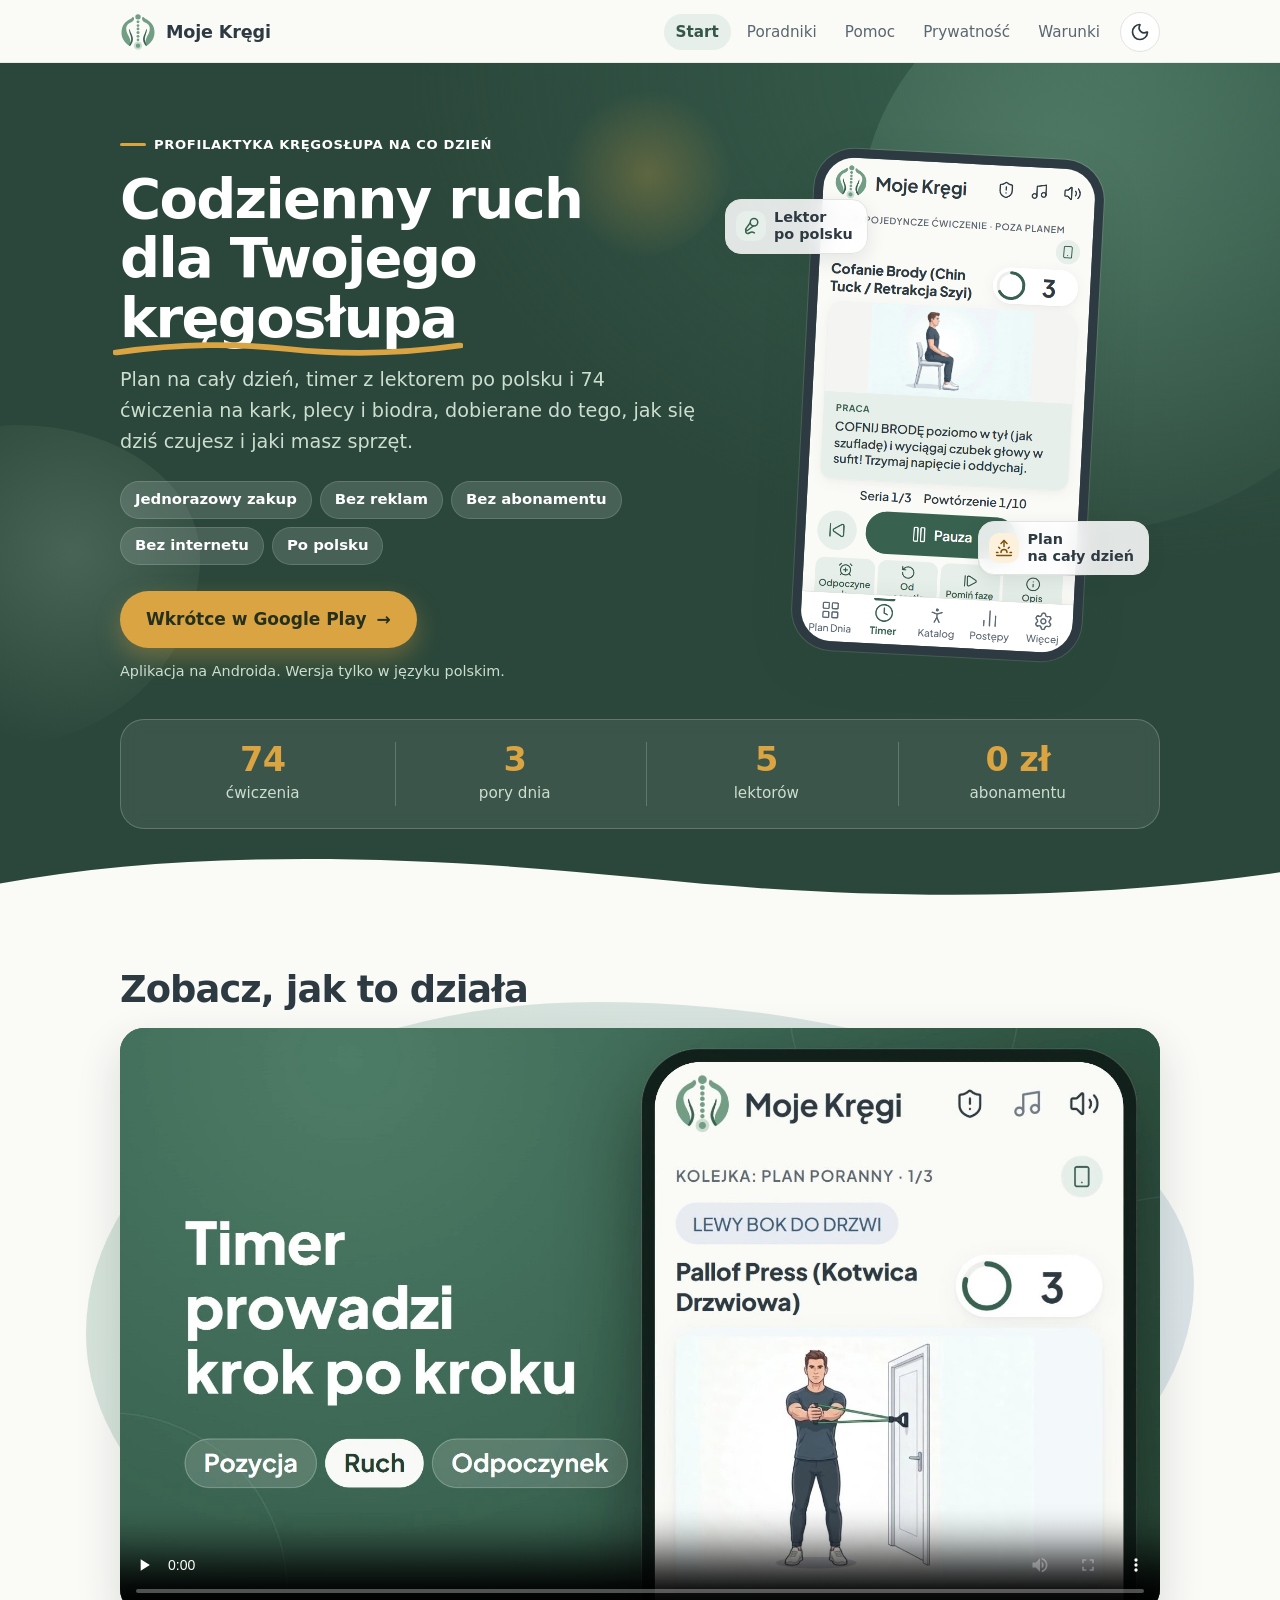
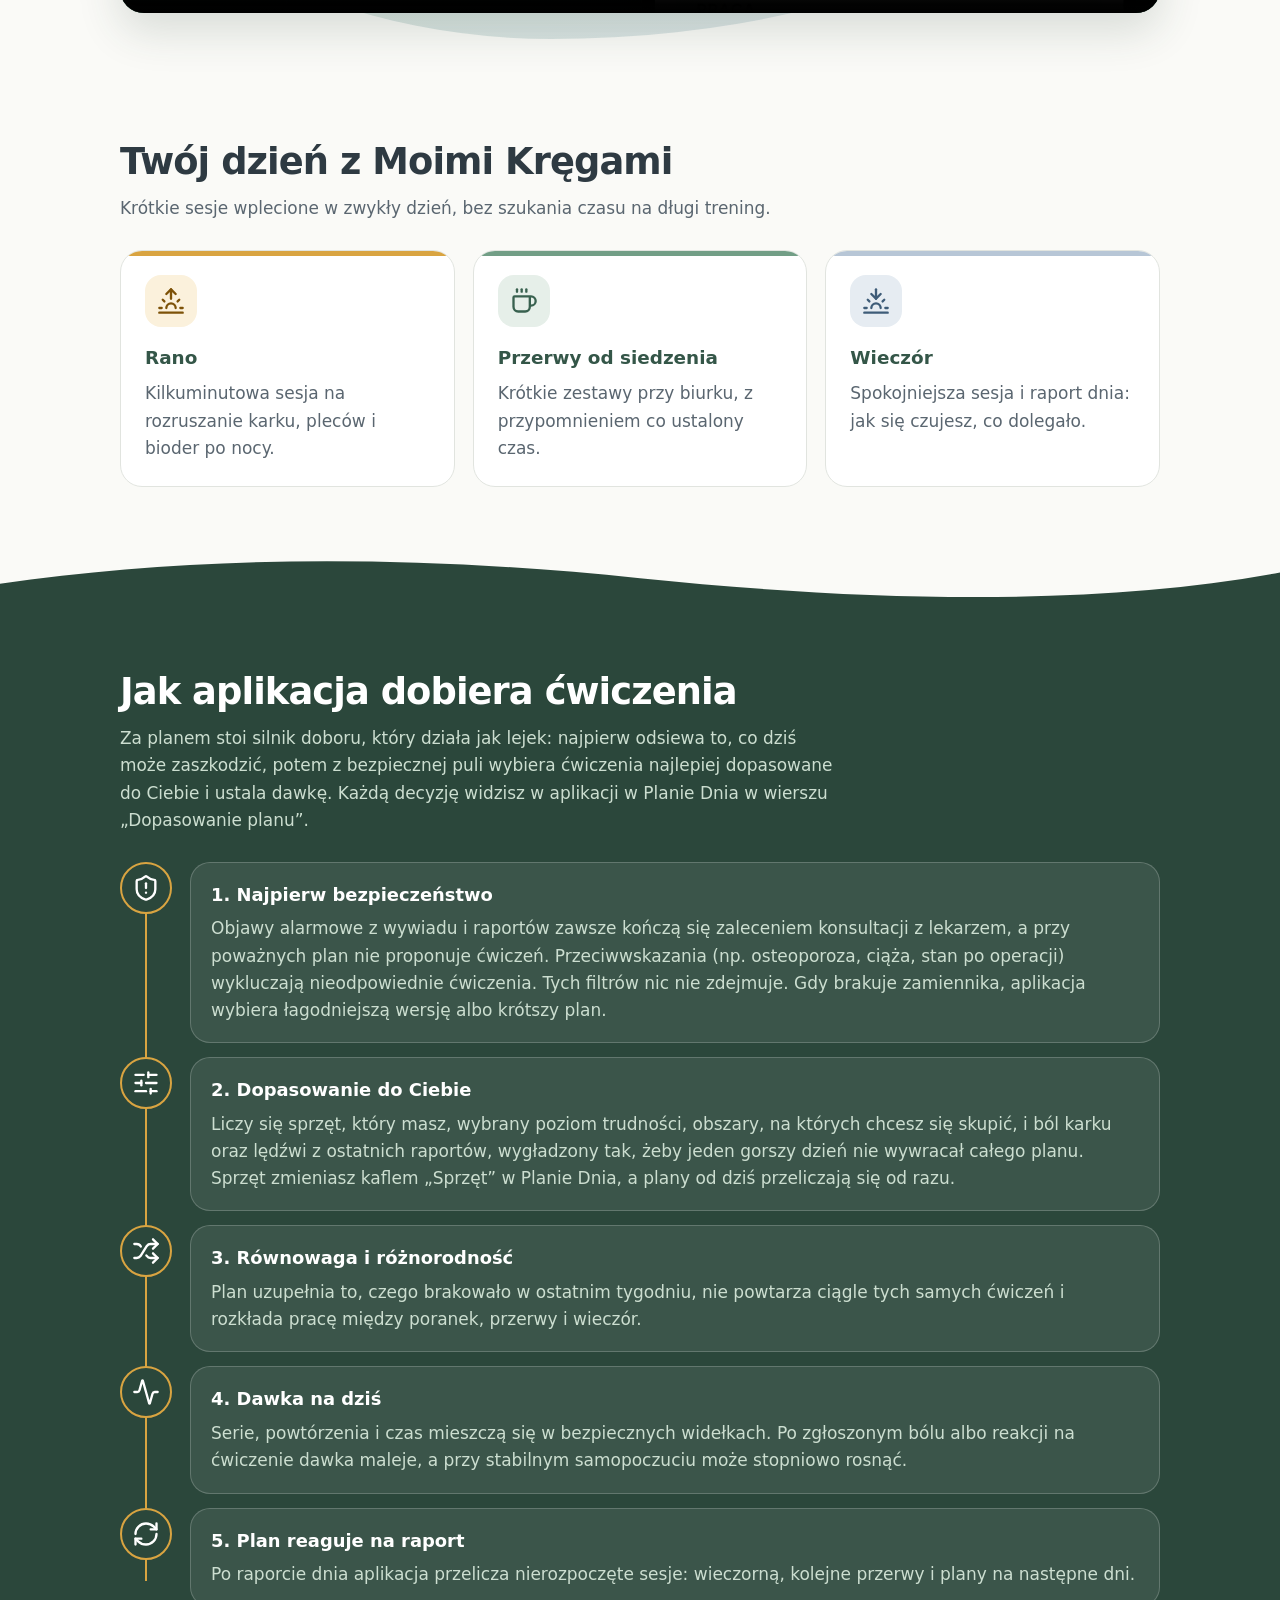
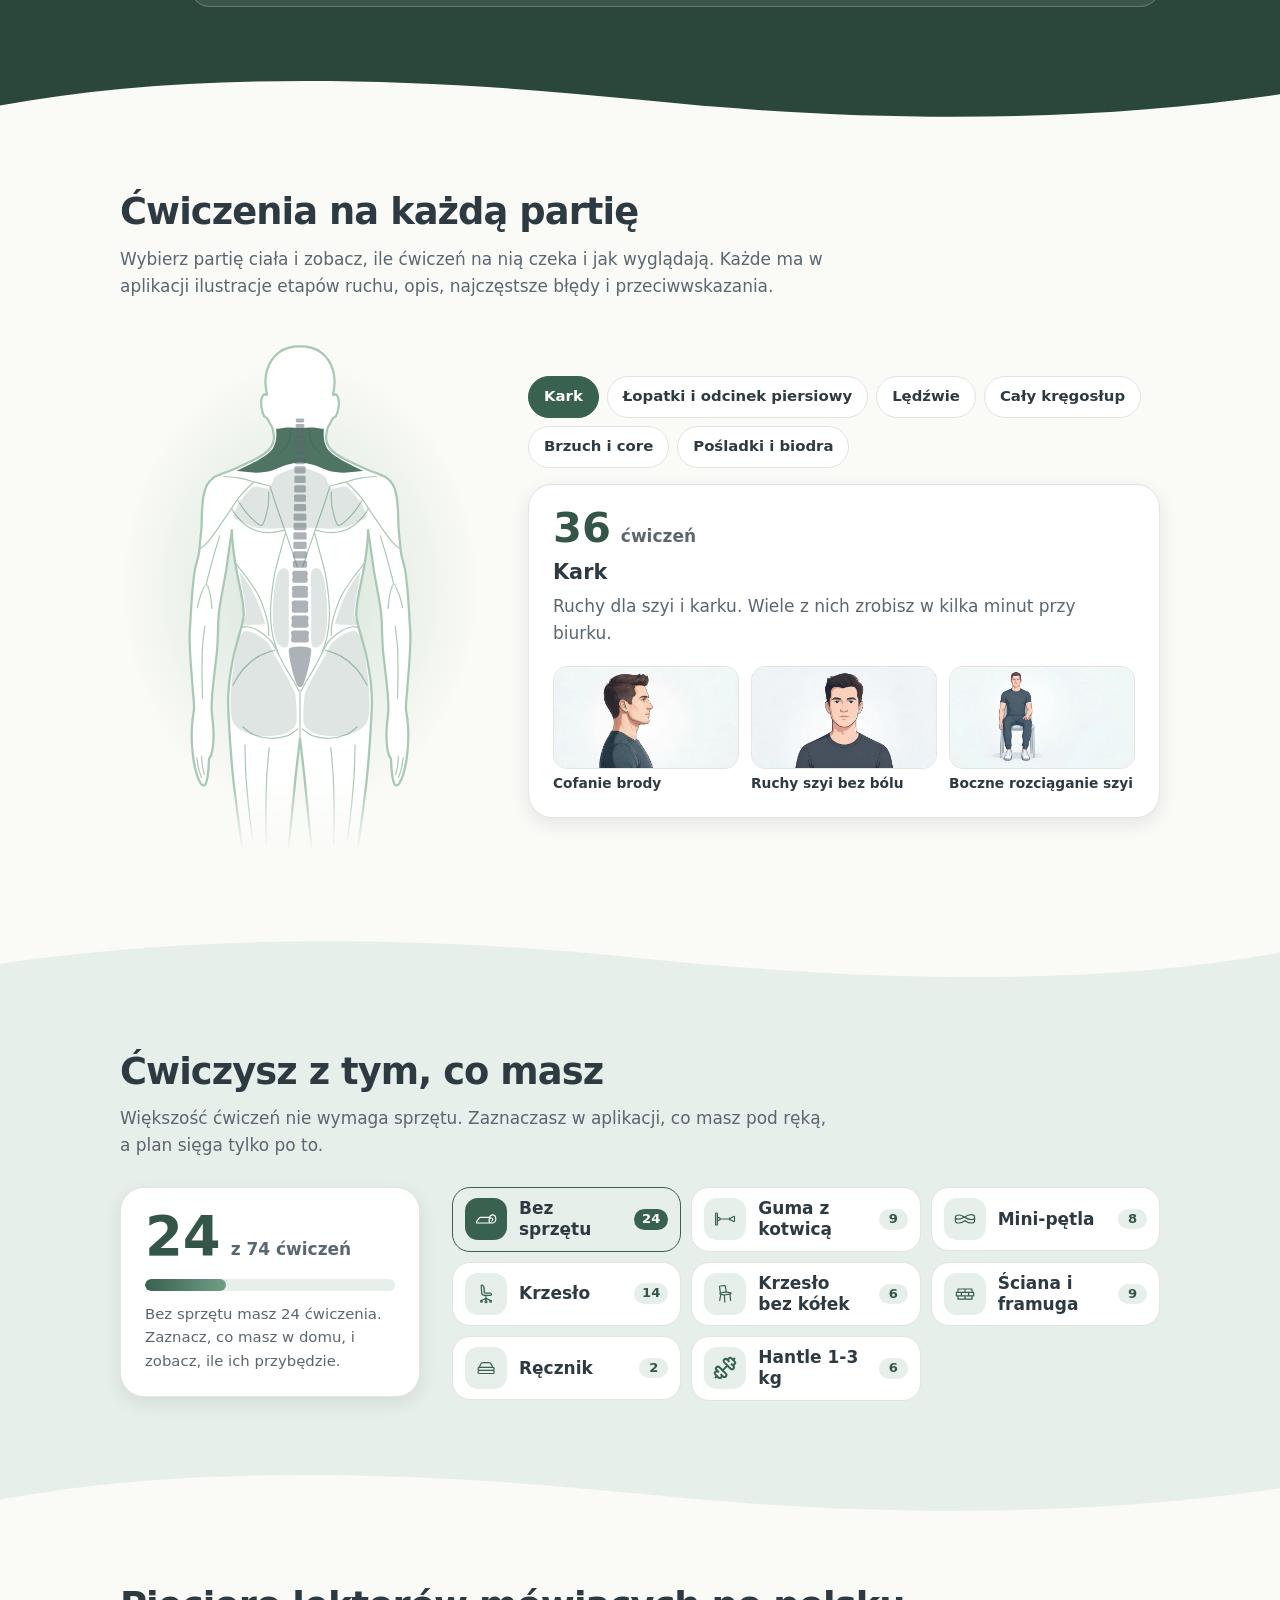
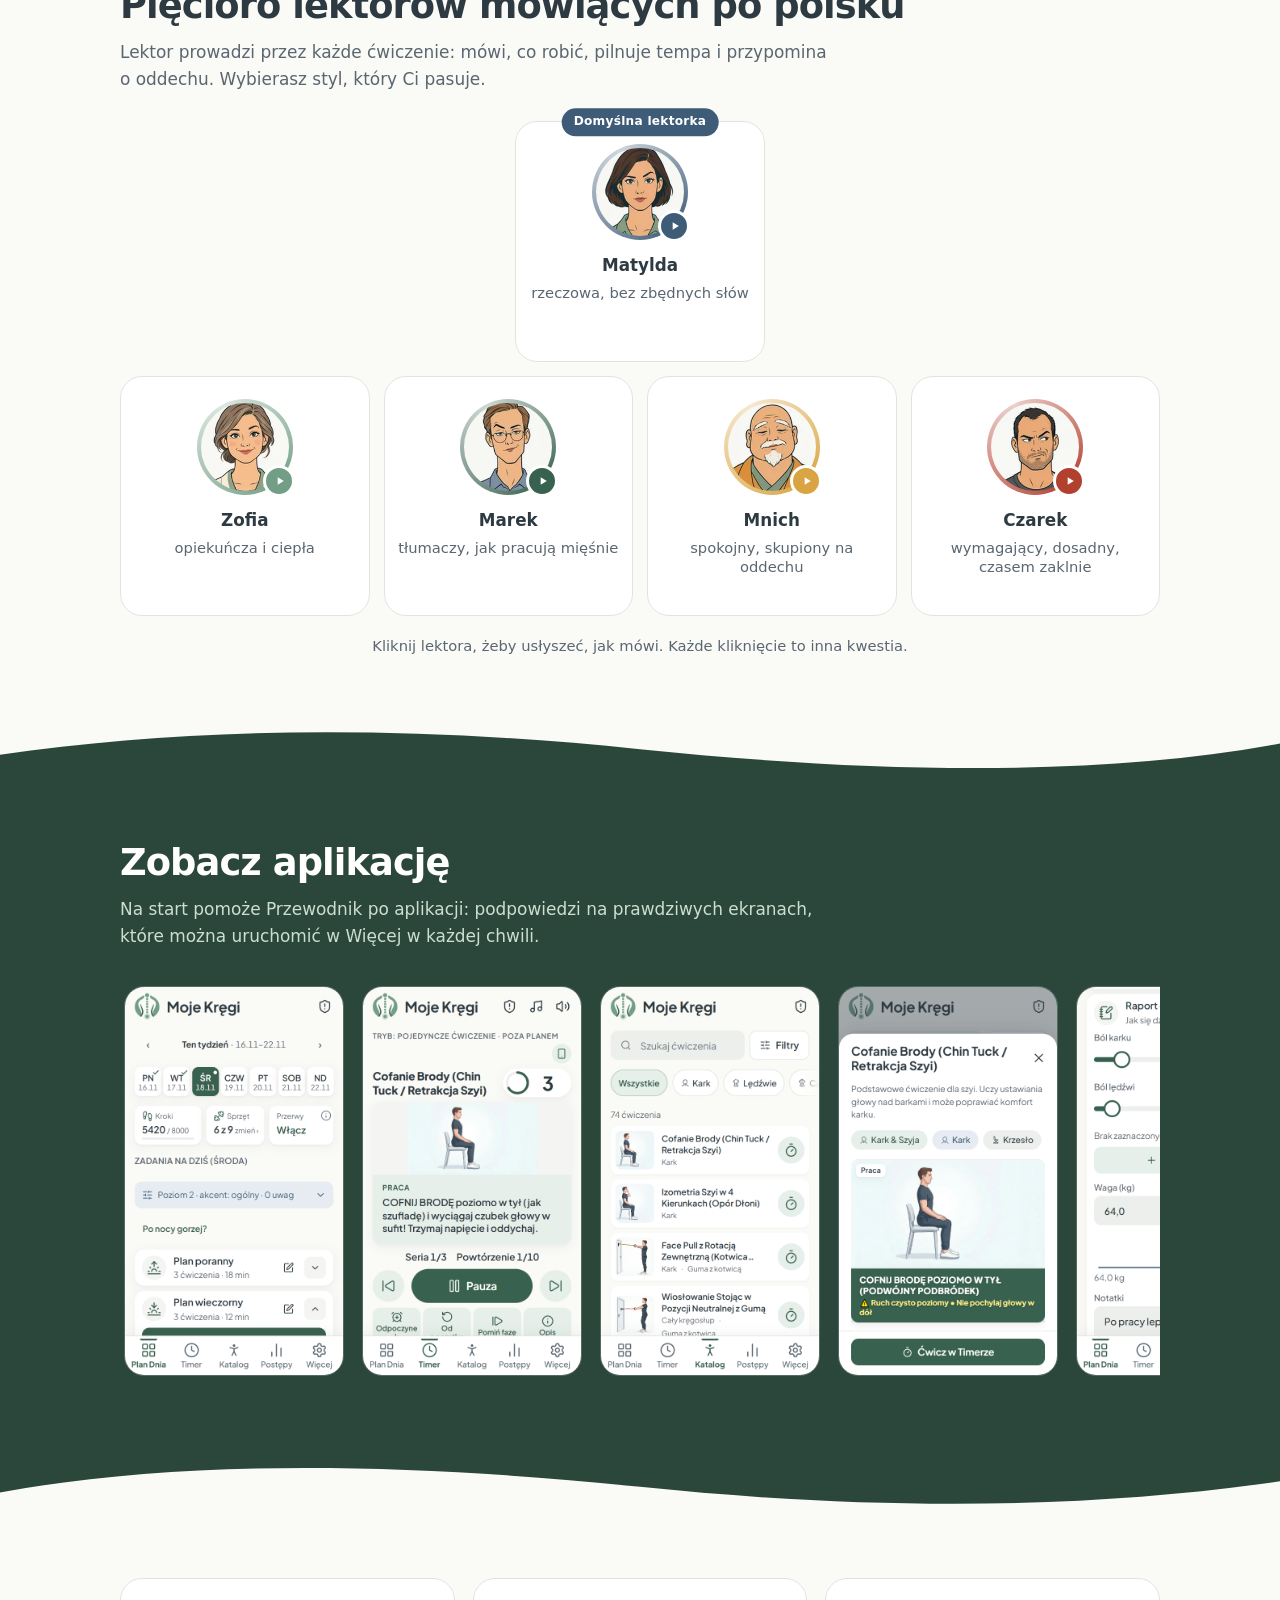
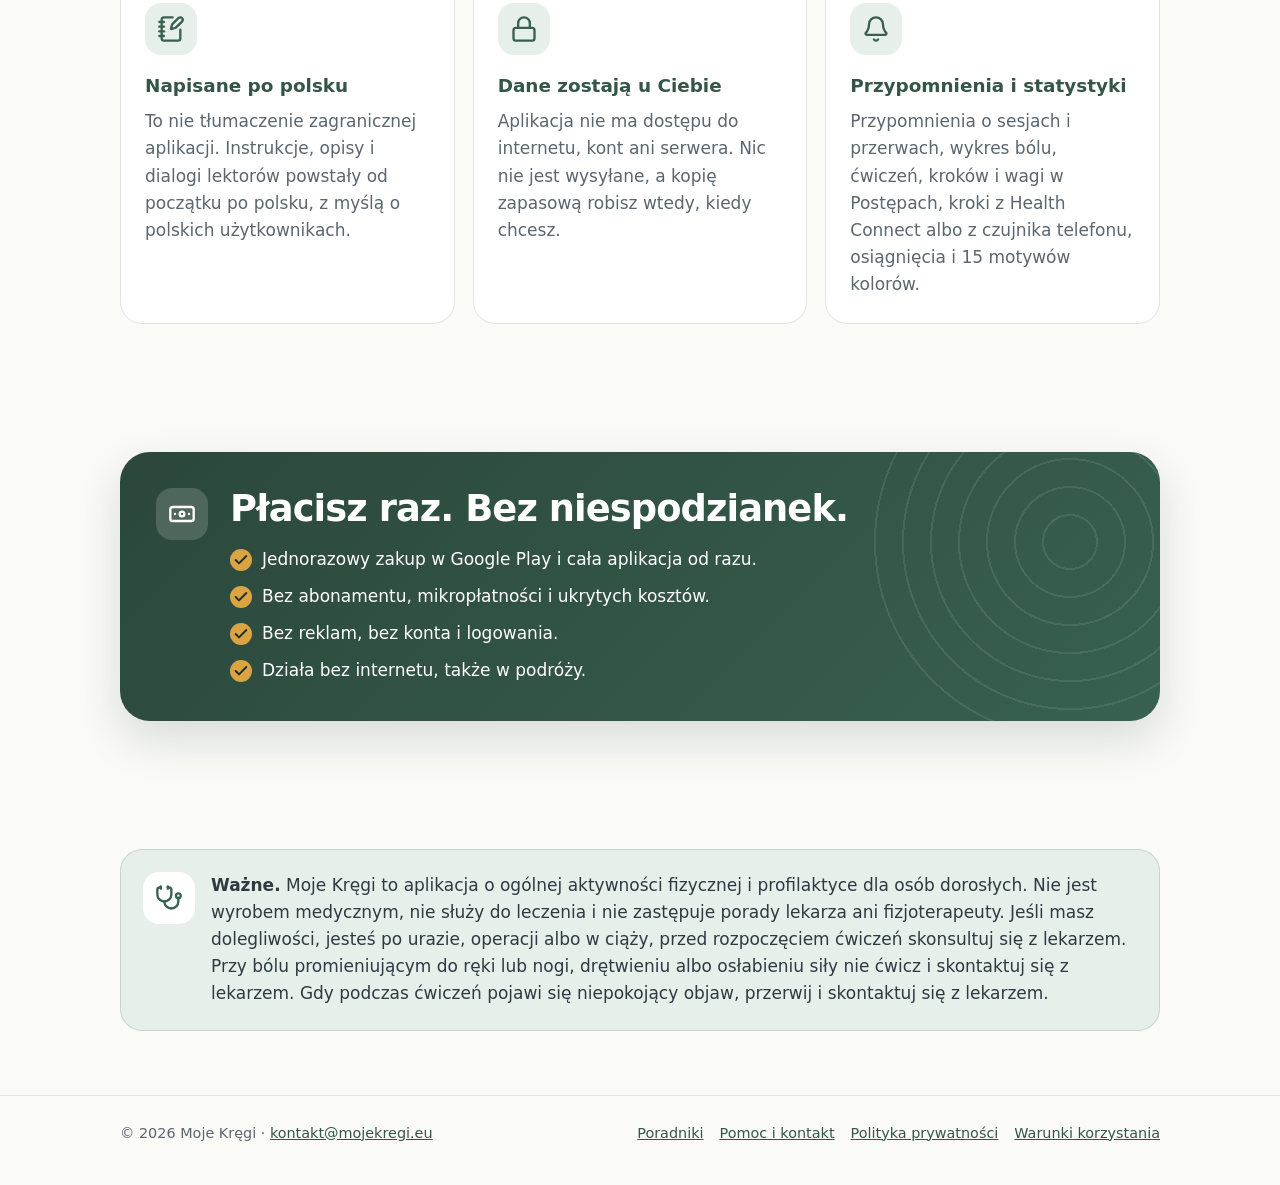
<file: index.html>
<!doctype html>
<html lang="pl">
<head>
<meta charset="utf-8">
<meta name="viewport" content="width=device-width, initial-scale=1">
<script>try{var t=localStorage.getItem('mk-theme');if(t==='dark'||t==='light')document.documentElement.dataset.theme=t}catch(e){}</script>
<title>Moje Kręgi: ćwiczenia na kręgosłup z polskim lektorem</title>
<meta name="description" content="Codzienny plan ćwiczeń na kark, plecy i biodra z lektorem po polsku. 74 ćwiczenia dobierane do Twojego samopoczucia i sprzętu. Jednorazowy zakup, bez reklam i abonamentu, działa bez internetu.">
<meta name="theme-color" content="#38614F">
<meta property="og:title" content="Moje Kręgi: ćwiczenia na kręgosłup">
<meta property="og:description" content="Plan dnia, timer z lektorem po polsku i 74 ćwiczenia. Jednorazowy zakup, bez reklam i abonamentu.">
<meta property="og:image" content="https://mojekregi.eu/img/grafika-promocyjna.png">
<meta property="og:image:width" content="1024">
<meta property="og:image:height" content="500">
<meta property="og:image:alt" content="Moje Kręgi: ćwiczenia na kręgosłup z polskim lektorem">
<meta property="og:site_name" content="Moje Kręgi">
<link rel="canonical" href="https://mojekregi.eu/">
<link rel="icon" href="img/logo-mark.svg" type="image/svg+xml">
<link rel="icon" href="img/favicon-48.png" sizes="48x48" type="image/png">
<link rel="apple-touch-icon" href="img/apple-touch-icon.png">
<link rel="stylesheet" href="style.css">
<script src="theme.js" defer></script>
<script src="site.js" defer></script>
<meta property="og:type" content="website">
<meta property="og:locale" content="pl_PL">
<meta property="og:url" content="https://mojekregi.eu/">
<meta name="twitter:card" content="summary_large_image">
<script type="application/ld+json">{"@context":"https://schema.org","@type":"MobileApplication","name":"Moje Kręgi","operatingSystem":"Android","applicationCategory":"HealthApplication","inLanguage":"pl","url":"https://mojekregi.eu/","image":"https://mojekregi.eu/img/grafika-promocyjna.png","description":"Codzienny plan ćwiczeń na kark, plecy i biodra z lektorem po polsku. Ćwiczenia dobierane do samopoczucia i sprzętu. Jednorazowy zakup, bez reklam i abonamentu, działa bez internetu.","publisher":{"@type":"Organization","name":"Moje Kręgi","url":"https://mojekregi.eu/","logo":"https://mojekregi.eu/img/logo-mark.svg"}}</script>
<script type="application/ld+json">{"@context":"https://schema.org","@type":"WebSite","name":"Moje Kręgi","url":"https://mojekregi.eu/","inLanguage":"pl"}</script>
<script type="application/ld+json">{"@context":"https://schema.org","@type":"VideoObject","name":"Moje Kręgi: zwiastun aplikacji","description":"Jak wygląda dzień z aplikacją Moje Kręgi: plan dnia, timer z lektorem po polsku i ćwiczenia na kark, plecy i biodra.","thumbnailUrl":["https://mojekregi.eu/video/plakat-poziomy.jpg","https://mojekregi.eu/video/plakat-pionowy.jpg"],"uploadDate":"2026-11-18","contentUrl":"https://mojekregi.eu/video/zwiastun-poziomy.webm","inLanguage":"pl"}</script>
</head>
<body>
<!--SPRITE: ikony z src/ui/kit/icons.svg (Lucide ISC + własne ikony Moje Kręgi), prefiks i- -->
<svg xmlns="http://www.w3.org/2000/svg" aria-hidden="true" style="position:absolute;width:0;height:0;overflow:hidden" fill="none" stroke="currentColor" stroke-width="2" stroke-linecap="round" stroke-linejoin="round">
<symbol id="i-mk-kark" viewBox="0 0 24 24"><g stroke-width="1.2"><path d="M9.5 14C7.9 13 7 11.4 7 9.6a5 5 0 0 1 10 0c0 1.8-.9 3.4-2.5 4.4M9.5 14v1.6c0 1.6-1.4 1.9-2.6 2.3-1.4.4-2.4 1-2.7 2.4M14.5 14v1.6c0 1.6 1.4 1.9 2.6 2.3 1.4.4 2.4 1 2.7 2.4M11.1 14h1.8M11.1 16.2h1.8M11.1 18.4h1.8"/></g></symbol>
<symbol id="i-mk-lopatki" viewBox="0 0 24 24"><g stroke-width="1.2"><path d="M10.4 4c0 2-1.4 2.9-3.2 3.4-2.4.6-3.4 2-3.6 5.2M13.6 4c0 2 1.4 2.9 3.2 3.4 2.4.6 3.4 2 3.6 5.2M6 12.4c.2 2.2 1.7 3.4 1.4 7M18 12.4c-.2 2.2-1.7 3.4-1.4 7"/><path d="M6.4 9.7c.8-.6 2-.6 2.9-.2.4.3.4.7.2 1.2l-1 3c-.2.7-.9.7-1.2 0zM17.6 9.7c-.8-.6-2-.6-2.9-.2-.4.3-.4.7-.2 1.2l1 3c.2.7.9.7 1.2 0zM11.3 11h1.4M11.3 13.2h1.4"/></g></symbol>
<symbol id="i-mk-ledzwie" viewBox="0 0 24 24"><g stroke-width="1.2"><path d="M10.4 3c0 1.9-1.2 2.6-2.8 3-1.7.4-2.3 1.6-2.4 4.4M13.6 3c0 1.9 1.2 2.6 2.8 3 1.7.4 2.3 1.6 2.4 4.4M7.4 9.4c-.3 2 1.6 3.2 1.6 5 0 1.6-1.9 2.8-1.7 5.4M16.6 9.4c.3 2-1.6 3.2-1.6 5 0 1.6 1.9 2.8 1.7 5.4M7.3 19.8c.6.9 3.7 1.4 4.7.1v-1.5M16.7 19.8c-.6.9-3.7 1.4-4.7.1M11.1 11.6h1.8M11.1 13.8h1.8M11.1 16h1.8"/></g></symbol>
<symbol id="i-mk-kregoslup" viewBox="0 0 24 24"><g stroke-width="1.2"><path d="M10.4 3c0 1.9-1.2 2.6-2.8 3-1.7.4-2.3 1.6-2.4 4.4M13.6 3c0 1.9 1.2 2.6 2.8 3 1.7.4 2.3 1.6 2.4 4.4M7.4 9.4c-.3 2 1.6 3.2 1.6 5 0 1.6-1.9 2.8-1.7 5.4M16.6 9.4c.3 2-1.6 3.2-1.6 5 0 1.6 1.9 2.8 1.7 5.4M7.3 19.8c.6.9 3.7 1.4 4.7.1v-1.5M16.7 19.8c-.6.9-3.7 1.4-4.7.1M11.1 4.2h1.8M11.1 6.6h1.8M11.1 9h1.8M11.1 11.4h1.8M11.1 13.8h1.8M11.1 16.2h1.8"/></g></symbol>
<symbol id="i-mk-core" viewBox="0 0 24 24"><g stroke-width="1.2"><path d="M10.4 3c0 1.9-1.2 2.6-2.8 3-1.7.4-2.3 1.6-2.4 4.4M13.6 3c0 1.9 1.2 2.6 2.8 3 1.7.4 2.3 1.6 2.4 4.4M7.4 9.4c-.3 2 1.6 3.2 1.6 5 0 1.6-1.9 2.8-1.7 5.4M16.6 9.4c.3 2-1.6 3.2-1.6 5 0 1.6 1.9 2.8 1.7 5.4M7.3 19.8 12 21.4l4.7-1.6M12 10.8v6.4M10.6 12.4h2.8M10.6 15.4h2.8"/></g></symbol>
<symbol id="i-mk-biodra" viewBox="0 0 24 24"><g stroke-width="1.2"><path d="M8.6 4c.6 2.6.5 3.6-.6 4.9-1.2 1.4-1.7 2.5-1.7 4.1 0 2 .9 4.6 1.6 7M15.4 4c-.6 2.6-.5 3.6.6 4.9 1.2 1.4 1.7 2.5 1.7 4.1 0 2-.9 4.6-1.6 7M6.6 14.4c.7 1.2 2 1.9 3.2 1.9 1.3 0 2.2-1 2.2-2.6 0 1.6.9 2.6 2.2 2.6 1.2 0 2.5-.7 3.2-1.9M12 16.2V20M11.1 5.8h1.8M11.1 8h1.8"/></g></symbol>
<symbol id="i-mk-mata" viewBox="0 0 24 24"><g stroke-width="1.2"><path d="M18.2 16H3.4c-.8 0-1.2-.9-.7-1.5l2.8-3.8c.2-.3.5-.4.8-.4h9.4M15.6 10.4c.5-1.6 1.7-2.5 3-2.5 2 0 3.2 1.8 3.2 4.1 0 2.3-1.7 4-3.7 4-1.9 0-3.1-1.2-3.1-2.8 0-1.3 1-2.2 2.1-2.2 1 0 1.7.7 1.7 1.6 0 .7-.5 1.2-1.1 1.2"/></g></symbol>
<symbol id="i-mk-guma" viewBox="0 0 24 24"><g stroke-width="1.2"><path d="M2.4 10.6C2.4 9 4 8 6 8c3.8 0 7.4 4.6 12 4.6 2 0 3.6-.9 3.6-2.4 0-1.6-1.6-2.6-3.6-2.6-4.6 0-8.2 4.6-12 4.6-2 0-3.6-1-3.6-1.6zM2.4 10.6v2.8c0 1.6 1.6 2.6 3.6 2.6 2.6 0 4.6-1.2 6.4-2.5M21.6 10.2v3.2c0 1.6-1.6 2.6-3.6 2.6-2.2 0-3.9-.9-5.6-2.1"/></g></symbol>
<symbol id="i-mk-guma-kotwica" viewBox="0 0 24 24"><g stroke-width="1.2"><rect x="2.6" y="6" width="1.8" height="12" rx=".6"/><path d="M4.4 10.6h1.4a1.4 1.4 0 0 1 0 2.8H4.4M7.2 12h9.4M16.6 11v2M16.6 11.8l4-2.3c.4-.2.9.1.9.5v4c0 .4-.5.7-.9.5l-4-2.3"/></g></symbol>
<symbol id="i-mk-dluga-guma" viewBox="0 0 24 24"><g stroke-width="1.2"><rect x="1.6" y="8.6" width="20.8" height="3.2" rx="1.6"/><path d="M1.6 10.2V13c0 .9 1 1.6 2 1.6h16.8c1 0 2-.7 2-1.6v-2.8"/></g></symbol>
<symbol id="i-dumbbell" viewBox="0 0 24 24"><path d="M17.596 12.768a2 2 0 1 0 2.829-2.829l-1.768-1.767a2 2 0 0 0 2.828-2.829l-2.828-2.828a2 2 0 0 0-2.829 2.828l-1.767-1.768a2 2 0 1 0-2.829 2.829z" /><path d="m2.5 21.5 1.4-1.4" /><path d="m20.1 3.9 1.4-1.4" /><path d="M5.343 21.485a2 2 0 1 0 2.829-2.828l1.767 1.768a2 2 0 1 0 2.829-2.829l-6.364-6.364a2 2 0 1 0-2.829 2.829l1.768 1.767a2 2 0 0 0-2.828 2.829z" /><path d="m9.6 14.4 4.8-4.8" /></symbol>
<symbol id="i-mk-krzeslo" viewBox="0 0 24 24"><g stroke-width="1.2"><path d="M7.2 4.2c-.2-1 1-1.6 1.7-.8 1.3 1.6 1.6 4.6 1.3 7 0 .5.3.8.8.8h5.4c1.4 0 1.4 2.2 0 2.2h-6c-1.6 0-2.4-.9-2.7-2.3zM12 13.4v3M12 16.4l-4 1.8M12 16.4l4 1.8M12 16.4v2.3"/><circle cx="7.4" cy="19.2" r=".9"/><circle cx="12" cy="19.8" r=".9"/><circle cx="16.6" cy="19.2" r=".9"/></g></symbol>
<symbol id="i-mk-krzeslo-stabilne" viewBox="0 0 24 24"><g stroke-width="1.2"><path d="M7.4 11l-.9-6.3c0-.4.2-.7.6-.7l4.4-.4c.4 0 .7.2.8.6l.9 5.7M7.4 11l5.6-1.1 4.6 1c.6.2.6.9 0 1l-6.2 1.1c-.3 0-.6 0-.9-.1L7 12c-.4-.2-.2-.8.4-1zM7.8 12.4l-1.1 6.1M11.4 13.2l.4 6.8M17 12.4l.6 6.1"/></g></symbol>
<symbol id="i-mk-sciana" viewBox="0 0 24 24"><g stroke-width="1.2"><path d="M5 7h14v3.4H5zM12 7v3.4M3.4 10.4h17.2v3.4H3.4zM8.4 10.4v3.4M15.6 10.4v3.4M5 13.8h14v3.4H5zM12 13.8v3.4"/></g></symbol>
<symbol id="i-mk-recznik" viewBox="0 0 24 24"><g stroke-width="1.2"><rect x="4" y="11.4" width="16.2" height="3" rx="1.5"/><path d="M5.5 14.4c-1 0-1.5.8-1.5 1.5s.6 1.6 1.6 1.6h13c1 0 1.6-.8 1.6-1.6s-.5-1.5-1.5-1.5M5.1 11.6l1.8-3.6c.4-.8 1.2-1.3 2.1-1.3h6c.9 0 1.7.5 2.1 1.3l1.8 3.6"/></g></symbol>
<symbol id="i-mk-framuga" viewBox="0 0 24 24"><g stroke-width="1.2"><path d="M7.4 19.2V4.8h9.2v14.4M5 19.2h14"/></g></symbol>
<symbol id="i-shield-alert" viewBox="0 0 24 24"><path d="M20 13c0 5-3.5 7.5-7.66 8.95a1 1 0 0 1-.67-.01C7.5 20.5 4 18 4 13V6a1 1 0 0 1 1-1c2 0 4.5-1.2 6.24-2.72a1.17 1.17 0 0 1 1.52 0C14.51 3.81 17 5 19 5a1 1 0 0 1 1 1z" /><path d="M12 8v4" /><path d="M12 16h.01" /></symbol>
<symbol id="i-sliders-horizontal" viewBox="0 0 24 24"><path d="M10 5H3" /><path d="M12 19H3" /><path d="M14 3v4" /><path d="M16 17v4" /><path d="M21 12h-9" /><path d="M21 19h-5" /><path d="M21 5h-7" /><path d="M8 10v4" /><path d="M8 12H3" /></symbol>
<symbol id="i-shuffle" viewBox="0 0 24 24"><path d="m18 14 4 4-4 4" /><path d="m18 2 4 4-4 4" /><path d="M2 18h1.973a4 4 0 0 0 3.3-1.7l5.454-8.6a4 4 0 0 1 3.3-1.7H22" /><path d="M2 6h1.972a4 4 0 0 1 3.6 2.2" /><path d="M22 18h-6.041a4 4 0 0 1-3.3-1.8l-.359-.45" /></symbol>
<symbol id="i-activity" viewBox="0 0 24 24"><path d="M22 12h-2.48a2 2 0 0 0-1.93 1.46l-2.35 8.36a.25.25 0 0 1-.48 0L9.24 2.18a.25.25 0 0 0-.48 0l-2.35 8.36A2 2 0 0 1 4.49 12H2" /></symbol>
<symbol id="i-info" viewBox="0 0 24 24"><circle cx="12" cy="12" r="10" /><path d="M12 16v-4" /><path d="M12 8h.01" /></symbol>
<symbol id="i-refresh-cw" viewBox="0 0 24 24"><path d="M3 12a9 9 0 0 1 9-9 9.75 9.75 0 0 1 6.74 2.74L21 8" /><path d="M21 3v5h-5" /><path d="M21 12a9 9 0 0 1-9 9 9.75 9.75 0 0 1-6.74-2.74L3 16" /><path d="M8 16H3v5" /></symbol>
<symbol id="i-sunrise" viewBox="0 0 24 24"><path d="M12 2v8" /><path d="m4.93 10.93 1.41 1.41" /><path d="M2 18h2" /><path d="M20 18h2" /><path d="m19.07 10.93-1.41 1.41" /><path d="M22 22H2" /><path d="m8 6 4-4 4 4" /><path d="M16 18a4 4 0 0 0-8 0" /></symbol>
<symbol id="i-coffee" viewBox="0 0 24 24"><path d="M10 2v2" /><path d="M14 2v2" /><path d="M16 8a1 1 0 0 1 1 1v8a4 4 0 0 1-4 4H7a4 4 0 0 1-4-4V9a1 1 0 0 1 1-1h14a4 4 0 1 1 0 8h-1" /><path d="M6 2v2" /></symbol>
<symbol id="i-sunset" viewBox="0 0 24 24"><path d="M12 10V2" /><path d="m4.93 10.93 1.41 1.41" /><path d="M2 18h2" /><path d="M20 18h2" /><path d="m19.07 10.93-1.41 1.41" /><path d="M22 22H2" /><path d="m16 6-4 4-4-4" /><path d="M16 18a4 4 0 0 0-8 0" /></symbol>
<symbol id="i-lock" viewBox="0 0 24 24"><rect width="18" height="11" x="3" y="11" rx="2" ry="2" /><path d="M7 11V7a5 5 0 0 1 10 0v4" /></symbol>
<symbol id="i-banknote" viewBox="0 0 24 24"><rect width="20" height="12" x="2" y="6" rx="2" /><circle cx="12" cy="12" r="2" /><path d="M6 12h.01M18 12h.01" /></symbol>
<symbol id="i-mic-vocal" viewBox="0 0 24 24"><path d="m11 7.601-5.994 8.19a1 1 0 0 0 .1 1.298l.817.818a1 1 0 0 0 1.314.087L15.09 12" /><path d="M16.5 21.174C15.5 20.5 14.372 20 13 20c-2.058 0-3.928 2.356-6 2-2.072-.356-2.775-3.369-1.5-4.5" /><circle cx="16" cy="7" r="5" /></symbol>
<symbol id="i-stethoscope" viewBox="0 0 24 24"><path d="M11 2v2" /><path d="M5 2v2" /><path d="M5 3H4a2 2 0 0 0-2 2v4a6 6 0 0 0 12 0V5a2 2 0 0 0-2-2h-1" /><path d="M8 15a6 6 0 0 0 12 0v-3" /><circle cx="20" cy="10" r="2" /></symbol>
<symbol id="i-notebook-pen" viewBox="0 0 24 24"><path d="M13.4 2H6a2 2 0 0 0-2 2v16a2 2 0 0 0 2 2h12a2 2 0 0 0 2-2v-7.4" /><path d="M2 6h4" /><path d="M2 10h4" /><path d="M2 14h4" /><path d="M2 18h4" /><path d="M21.378 5.626a1 1 0 1 0-3.004-3.004l-5.01 5.012a2 2 0 0 0-.506.854l-.837 2.87a.5.5 0 0 0 .62.62l2.87-.837a2 2 0 0 0 .854-.506z" /></symbol>
<symbol id="i-bell" viewBox="0 0 24 24"><path d="M10.268 21a2 2 0 0 0 3.464 0" /><path d="M3.262 15.326A1 1 0 0 0 4 17h16a1 1 0 0 0 .74-1.673C19.41 13.956 18 12.499 18 8A6 6 0 0 0 6 8c0 4.499-1.411 5.956-2.738 7.326" /></symbol>
<symbol id="i-footprints" viewBox="0 0 24 24"><path d="M4 16v-2.38C4 11.5 2.97 10.5 3 8c.03-2.72 1.49-6 4.5-6C9.37 2 10 3.8 10 5.5c0 3.11-2 5.66-2 8.68V16a2 2 0 1 1-4 0Z" /><path d="M20 20v-2.38c0-2.12 1.03-3.12 1-5.62-.03-2.72-1.49-6-4.5-6C14.63 6 14 7.8 14 9.5c0 3.11 2 5.66 2 8.68V20a2 2 0 1 0 4 0Z" /><path d="M16 17h4" /><path d="M4 13h4" /></symbol>
<symbol id="i-check" viewBox="0 0 24 24"><path d="M20 6 9 17l-5-5" /></symbol>
</svg>
<a class="skip" href="#tresc">Przejdź do treści</a>
<header class="top">
  <div class="wrap">
    <a class="brand" href="./"><img src="img/logo-mark.svg" alt="" width="36" height="36">Moje Kręgi</a>
    <div class="top-end">
      <nav class="links" aria-label="Główna">
        <a href="./" aria-current="page">Start</a>
        <a href="poradniki/">Poradniki</a>
        <a href="pomoc/">Pomoc</a>
        <a href="polityka-prywatnosci/">Prywatność</a>
        <a href="warunki/">Warunki</a>
      </nav>
      <button type="button" class="theme-toggle" aria-label="Przełącz jasny lub ciemny motyw"><svg class="ico-moon" fill="none" stroke="currentColor" stroke-width="2" stroke-linecap="round" stroke-linejoin="round" viewBox="0 0 24 24" aria-hidden="true"><path d="M20.985 12.486a9 9 0 1 1-9.473-9.472c.405-.022.617.46.402.803a6 6 0 0 0 8.268 8.268c.344-.215.825-.004.803.401"/></svg><svg class="ico-sun" fill="none" stroke="currentColor" stroke-width="2" stroke-linecap="round" stroke-linejoin="round" viewBox="0 0 24 24" aria-hidden="true"><circle cx="12" cy="12" r="4"/><path d="M12 2v2M12 20v2M4.93 4.93l1.41 1.41M17.66 17.66l1.41 1.41M2 12h2m16 0h2M6.34 17.66l-1.41 1.41M19.07 4.93l-1.41 1.41"/></svg></button>
    </div>
  </div>
  <div class="progress" aria-hidden="true"></div>
</header>

<main id="tresc">
  <section class="hero-band">
    <div class="deco-wrap" aria-hidden="true"><span class="deco deco--1"></span><span class="deco deco--2"></span><span class="deco deco--3"></span></div>
    <div class="wrap hero">
      <div>
        <p class="eyebrow">Profilaktyka kręgosłupa na co dzień</p>
        <h1>Codzienny ruch dla Twojego <span class="hl">kręgosłupa</span></h1>
        <p class="lead">Plan na cały dzień, timer z lektorem po polsku i 74 ćwiczenia na kark, plecy i biodra, dobierane do tego, jak się dziś czujesz i jaki masz sprzęt.</p>
        <ul class="pills">
          <li>Jednorazowy zakup</li><li>Bez reklam</li><li>Bez abonamentu</li><li>Bez internetu</li><li>Po polsku</li>
        </ul>
        <!-- Po publikacji podmień href na https://play.google.com/store/apps/details?id=com.mojekregi i tekst na „Pobierz z Google Play”. -->
        <a class="btn" href="#dobor">Wkrótce w Google Play</a>
        <p class="note">Aplikacja na Androida. Wersja tylko w języku polskim.</p>
      </div>
      <div class="stage">
        <div class="phone"><img src="img/ekran-timer.png" alt="Timer z lektorem w aplikacji Moje Kręgi" width="540" height="960"></div>
        <span class="float float--1" aria-hidden="true"><svg><use href="#i-mic-vocal"/></svg>Lektor<br>po polsku</span>
        <span class="float float--2" aria-hidden="true"><svg><use href="#i-sunrise"/></svg>Plan<br>na cały dzień</span>
      </div>
    </div>
    <div class="wrap">
      <ul class="stats" aria-label="W liczbach">
        <li><strong data-count="74">74</strong><span>ćwiczenia</span></li>
        <li><strong data-count="3">3</strong><span>pory dnia</span></li>
        <li><strong data-count="5">5</strong><span>lektorów</span></li>
        <li><strong>0 zł</strong><span>abonamentu</span></li>
      </ul>
    </div>
  </section>

  <section class="block" id="film">
    <div class="wrap">
      <h2 class="reveal">Zobacz, jak to działa</h2>
      <div class="frame reveal">
        <video class="trailer trailer--h" controls preload="none" playsinline poster="video/plakat-poziomy.jpg" width="1920" height="1080">
          <source src="video/zwiastun-poziomy.webm" type="video/webm">
        </video>
        <video class="trailer trailer--v" controls preload="none" playsinline poster="video/plakat-pionowy.jpg" width="1080" height="1920">
          <source src="video/zwiastun-pionowy.webm" type="video/webm">
        </video>
      </div>
    </div>
  </section>

  <section class="block" id="dzien">
    <div class="wrap">
      <h2 class="reveal">Twój dzień z Moimi Kręgami</h2>
      <p class="intro reveal">Krótkie sesje wplecione w zwykły dzień, bez szukania czasu na długi trening.</p>
      <div class="grid3 day">
        <div class="card feat reveal"><span class="ico"><svg><use href="#i-sunrise"/></svg></span><h3>Rano</h3><p>Kilkuminutowa sesja na rozruszanie karku, pleców i bioder po nocy.</p></div>
        <div class="card feat reveal"><span class="ico"><svg><use href="#i-coffee"/></svg></span><h3>Przerwy od siedzenia</h3><p>Krótkie zestawy przy biurku, z przypomnieniem co ustalony czas.</p></div>
        <div class="card feat reveal"><span class="ico"><svg><use href="#i-sunset"/></svg></span><h3>Wieczór</h3><p>Spokojniejsza sesja i raport dnia: jak się czujesz, co dolegało.</p></div>
      </div>
    </div>
  </section>

  <section class="block band band--deep" id="dobor">
    <div class="wrap">
      <h2 class="reveal">Jak aplikacja dobiera ćwiczenia</h2>
      <p class="intro reveal">Za planem stoi silnik doboru, który działa jak lejek: najpierw odsiewa to, co dziś może zaszkodzić, potem z bezpiecznej puli wybiera ćwiczenia najlepiej dopasowane do Ciebie i ustala dawkę. Każdą decyzję widzisz w aplikacji w Planie Dnia w wierszu „Dopasowanie planu”.</p>
      <ol class="funnel">
        <li class="reveal"><span class="ico"><svg><use href="#i-shield-alert"/></svg></span><div><h3>Najpierw bezpieczeństwo</h3><p>Objawy alarmowe z wywiadu i raportów zawsze kończą się zaleceniem konsultacji z lekarzem, a przy poważnych plan nie proponuje ćwiczeń. Przeciwwskazania (np. osteoporoza, ciąża, stan po operacji) wykluczają nieodpowiednie ćwiczenia. Tych filtrów nic nie zdejmuje. Gdy brakuje zamiennika, aplikacja wybiera łagodniejszą wersję albo krótszy plan.</p></div></li>
        <li class="reveal"><span class="ico"><svg><use href="#i-sliders-horizontal"/></svg></span><div><h3>Dopasowanie do Ciebie</h3><p>Liczy się sprzęt, który masz, wybrany poziom trudności, obszary, na których chcesz się skupić, i ból karku oraz lędźwi z ostatnich raportów, wygładzony tak, żeby jeden gorszy dzień nie wywracał całego planu. Sprzęt zmieniasz kaflem „Sprzęt” w Planie Dnia, a plany od dziś przeliczają się od razu.</p></div></li>
        <li class="reveal"><span class="ico"><svg><use href="#i-shuffle"/></svg></span><div><h3>Równowaga i różnorodność</h3><p>Plan uzupełnia to, czego brakowało w ostatnim tygodniu, nie powtarza ciągle tych samych ćwiczeń i rozkłada pracę między poranek, przerwy i wieczór.</p></div></li>
        <li class="reveal"><span class="ico"><svg><use href="#i-activity"/></svg></span><div><h3>Dawka na dziś</h3><p>Serie, powtórzenia i czas mieszczą się w bezpiecznych widełkach. Po zgłoszonym bólu albo reakcji na ćwiczenie dawka maleje, a przy stabilnym samopoczuciu może stopniowo rosnąć.</p></div></li>
        <li class="reveal"><span class="ico"><svg><use href="#i-refresh-cw"/></svg></span><div><h3>Plan reaguje na raport</h3><p>Po raporcie dnia aplikacja przelicza nierozpoczęte sesje: wieczorną, kolejne przerwy i plany na następne dni.</p></div></li>
      </ol>
    </div>
  </section>

  <section class="block" id="partie">
    <div class="wrap">
      <h2 class="reveal">Ćwiczenia na każdą partię</h2>
      <p class="intro reveal">Wybierz partię ciała i zobacz, ile ćwiczeń na nią czeka i jak wyglądają. Każde ma w aplikacji ilustracje etapów ruchu, opis, najczęstsze błędy i przeciwwskazania.</p>
      <!--GEN:partie-->
      <div class="body-map" data-body-map>
        <div class="bm-figure"><svg class="bm-svg" aria-hidden="true" focusable="false" xmlns="http://www.w3.org/2000/svg" viewBox="0 0 360 560" width="360" height="560">
  <defs>
    <linearGradient id="sylwetka-fill" gradientUnits="userSpaceOnUse" x1="0" y1="0" x2="0" y2="560">
      <stop offset="0.84" stop-color="var(--mk-color-surface)"/>
      <stop offset="0.985" stop-color="var(--mk-color-surface)" stop-opacity="0"/>
    </linearGradient>
    <linearGradient id="sylwetka-line" gradientUnits="userSpaceOnUse" x1="0" y1="0" x2="0" y2="560">
      <stop offset="0.86" stop-color="var(--mk-color-accent-soft)"/>
      <stop offset="0.985" stop-color="var(--mk-color-accent-soft)" stop-opacity="0"/>
    </linearGradient>
  </defs>
  <g class="body" fill="url(#sylwetka-fill)" stroke="url(#sylwetka-line)" stroke-width="2.4" stroke-linejoin="round" stroke-linecap="round">
    <path d="M180 431C179.7 433.8 178.8 441.5 178 448C177.3 454.5 176.4 461.3 175.5 470C174.6 478.7 173.5 490 172.5 500C171.5 510 170.4 520.7 169.5 530C168.6 539.3 167.6 548.7 167 556C166.4 563.3 166.2 571 166 574C158.4 574 128.1 574 120.5 574C120.3 571 119.8 563.3 119 556C118.2 548.7 116.8 539.3 115.5 530C114.3 520.7 112.8 510 111.5 500C110.3 490 109 480 108 470C107 460 106.2 449 105.5 440C104.8 431 104.4 423.7 104 416C103.6 408.3 103.1 400.7 103 394C103 387.3 103.2 382 103.7 376C104.2 370 105 364 106 358C107 352 108.2 345.8 109.5 340C110.8 334.2 112.6 328.2 114 323C115.4 317.8 117.1 313.2 118 309C119 304.8 119.6 301.8 119.7 298C119.8 294.2 119.3 290.5 118.7 286C118.1 281.5 117 276.3 116 271C115 265.7 113.6 259.8 112.5 254C111.4 248.2 110.3 241.7 109.5 236C108.7 230.3 108.1 224.7 107.7 220C107.3 215.3 107.1 210 107 208C106.7 210.3 105.7 217.3 105 222C104.3 226.7 103.7 231.3 103 236C102.3 240.7 101.9 244.3 101 250C100.1 255.7 98.7 263.3 97.5 270C96.3 276.7 94.8 284.3 94 290C93.2 295.7 92.8 299 92.5 304C92.2 309 92.3 314.3 92 320C91.8 325.7 91.6 331.7 91 338C90.5 344.3 89.5 351 88.7 358C87.9 365 86.9 373.3 86.3 380C85.7 386.7 85.4 393.7 85.3 398C85.2 402.3 85.6 403 85.8 406C86.1 409 86.5 412.3 86.8 416C87.1 419.7 87.4 424 87.4 428C87.4 432 87.1 436.5 86.7 440C86.3 443.5 85.5 446.8 84.8 449C84.1 451.2 82.9 452.3 82.5 453C82.4 455.2 82.1 462 81.7 466C81.3 470 80.8 474.4 80 477C79.2 479.6 78.1 481.2 77 481.5C75.9 481.8 74.8 480.9 73.5 479C72.3 477.1 70.7 473.8 69.5 470C68.3 466.2 67.1 461 66.2 456C65.4 451 64.8 445.3 64.4 440C64 434.7 63.9 429 64 424C64.1 419 64.6 414.3 65 410C65.4 405.7 66.5 403 66.5 398C66.5 393 65.7 386.7 65.2 380C64.7 373.3 64 365 63.5 358C63 351 62.5 344.3 62.2 338C61.9 331.7 61.6 325.7 61.7 320C61.8 314.3 62.4 309 62.7 304C63 299 63.1 295.7 63.5 290C63.9 284.3 64.3 276.7 65 270C65.7 263.3 66.4 256 67.5 250C68.6 244 70.6 239 71.5 234C72.4 229 72.5 225 73 220C73.5 215 74.2 209.3 74.5 204C74.8 198.7 74.7 193.3 75 188C75.3 182.7 75.6 176.7 76.5 172C77.4 167.3 78.5 163.3 80.2 160C82 156.7 84.5 154 87 152C89.6 150 92.5 149.3 95.5 148C98.5 146.7 101.6 145.7 105 144.3C108.4 142.9 112.2 141.2 116 139.5C119.8 137.8 124.2 135.9 128 134C131.8 132.1 135.9 130 139 128C142.1 126 144.6 124 146.5 122C148.4 120 149.6 118 150.5 116C151.4 114 151.8 112 152 110C152.2 108 151.9 106 151.6 104C151.3 102 150.8 99.8 150.1 98C149.4 96.2 148.3 94.6 147.4 93C146.6 91.4 146 89.8 145 88.5C144 87.3 142.4 87.4 141.4 85.5C140.4 83.6 139.3 79.9 138.8 77C138.4 74.1 138.3 70.4 138.7 68C139.1 65.6 140.4 63.3 141.4 62.5C142.4 61.7 144.2 63.9 144.6 63C145 62.1 143.9 59.7 143.6 57C143.3 54.3 142.8 50.5 143 47C143.2 43.5 143.7 39.5 144.8 36C145.9 32.5 147.4 29.1 149.5 26C151.6 22.9 154.4 19.8 157.5 17.5C160.6 15.3 164.3 13.6 168 12.5C171.8 11.4 176 11 180 11C184 11 188.3 11.4 192 12.5C195.8 13.6 199.4 15.3 202.5 17.5C205.6 19.8 208.4 22.9 210.5 26C212.6 29.1 214.1 32.5 215.2 36C216.3 39.5 216.8 43.5 217 47C217.2 50.5 216.7 54.3 216.4 57C216.1 59.7 215 62.1 215.4 63C215.8 63.9 217.6 61.7 218.6 62.5C219.6 63.3 220.9 65.6 221.3 68C221.7 70.4 221.7 74.1 221.2 77C220.8 79.9 219.6 83.6 218.6 85.5C217.6 87.4 216 87.3 215 88.5C214 89.8 213.5 91.4 212.6 93C211.8 94.6 210.6 96.2 209.9 98C209.2 99.8 208.7 102 208.4 104C208.1 106 207.8 108 208 110C208.2 112 208.6 114 209.5 116C210.4 118 211.6 120 213.5 122C215.4 124 217.9 126 221 128C224.1 130 228.2 132.1 232 134C235.8 135.9 240.2 137.8 244 139.5C247.8 141.2 251.6 142.9 255 144.3C258.4 145.7 261.5 146.7 264.5 148C267.5 149.3 270.5 150 273 152C275.6 154 278.1 156.7 279.8 160C281.6 163.3 282.6 167.3 283.5 172C284.4 176.7 284.7 182.7 285 188C285.3 193.3 285.2 198.7 285.5 204C285.8 209.3 286.5 215 287 220C287.5 225 287.6 229 288.5 234C289.4 239 291.4 244 292.5 250C293.6 256 294.3 263.3 295 270C295.7 276.7 296.1 284.3 296.5 290C296.9 295.7 297 299 297.3 304C297.6 309 298.2 314.3 298.3 320C298.4 325.7 298.1 331.7 297.8 338C297.5 344.3 297 351 296.5 358C296 365 295.3 373.3 294.8 380C294.3 386.7 293.5 393 293.5 398C293.5 403 294.6 405.7 295 410C295.4 414.3 295.9 419 296 424C296.1 429 296 434.7 295.6 440C295.2 445.3 294.7 451 293.8 456C293 461 291.7 466.2 290.5 470C289.3 473.8 287.8 477.1 286.5 479C285.3 480.9 284.1 481.8 283 481.5C281.9 481.2 280.8 479.6 280 477C279.2 474.4 278.7 470 278.3 466C277.9 462 277.6 455.2 277.5 453C277.1 452.3 275.9 451.2 275.2 449C274.5 446.8 273.7 443.5 273.3 440C272.9 436.5 272.6 432 272.6 428C272.6 424 272.9 419.7 273.2 416C273.5 412.3 274 409 274.2 406C274.5 403 274.8 402.3 274.7 398C274.6 393.7 274.3 386.7 273.7 380C273.1 373.3 272.1 365 271.3 358C270.5 351 269.6 344.3 269 338C268.5 331.7 268.3 325.7 268 320C267.8 314.3 267.8 309 267.5 304C267.2 299 266.8 295.7 266 290C265.2 284.3 263.7 276.7 262.5 270C261.3 263.3 259.9 255.7 259 250C258.1 244.3 257.7 240.7 257 236C256.3 231.3 255.7 226.7 255 222C254.3 217.3 253.3 210.3 253 208C252.9 210 252.7 215.3 252.3 220C251.9 224.7 251.3 230.3 250.5 236C249.7 241.7 248.6 248.2 247.5 254C246.4 259.8 245 265.7 244 271C243 276.3 241.9 281.5 241.3 286C240.7 290.5 240.2 294.2 240.3 298C240.4 301.8 241.1 304.8 242 309C243 313.2 244.6 317.8 246 323C247.4 328.2 249.2 334.2 250.5 340C251.8 345.8 253 352 254 358C255 364 255.8 370 256.3 376C256.8 382 257.1 387.3 257 394C257 400.7 256.4 408.3 256 416C255.6 423.7 255.2 431 254.5 440C253.8 449 253 460 252 470C251 480 249.8 490 248.5 500C247.3 510 245.8 520.7 244.5 530C243.3 539.3 241.8 548.7 241 556C240.2 563.3 239.8 571 239.5 574C231.9 574 201.6 574 194 574C193.8 571 193.6 563.3 193 556C192.4 548.7 191.4 539.3 190.5 530C189.6 520.7 188.5 510 187.5 500C186.5 490 185.4 478.7 184.5 470C183.6 461.3 182.8 454.5 182 448C181.3 441.5 180.3 433.8 180 431Z"/>
  </g>
  <g class="muscles" fill="none" stroke="url(#sylwetka-line)" stroke-width="1.25" stroke-linecap="round" stroke-linejoin="round">
    <path d="M262 150.5C259.3 150.8 251.7 151 246 152C240.3 153 233.7 155 228 156.5C222.3 158 214.7 160.3 212 161M98 150.5C100.7 150.8 108.3 151 114 152C119.7 153 126.3 155 132 156.5C137.7 158 145.3 160.3 148 161M212 161C211 164.2 208.5 172.5 206 180C203.5 187.5 200 197.3 197 206C194 214.7 190.3 225.2 188 232C185.7 238.8 183.8 244.5 183 247M148 161C149 164.2 151.5 172.5 154 180C156.5 187.5 160 197.3 163 206C166 214.7 169.7 225.2 172 232C174.3 238.8 176.2 244.5 177 247M213.5 167C213.7 169.8 213.3 178.1 214.5 184C215.7 189.9 217.9 200.3 220.5 202.5C223.1 204.7 226.8 199.8 230 197C233.3 194.3 237.3 189.5 240 186C242.8 182.5 245.4 177.7 246.5 176M146.5 167C146.3 169.8 146.7 178.1 145.5 184C144.3 189.9 142.1 200.3 139.5 202.5C136.9 204.7 133.3 199.8 130 197C126.8 194.3 122.8 189.5 120 186C117.3 182.5 114.6 177.7 113.5 176M230 157C232.2 159.2 238.5 164.5 243 170C247.5 175.5 252.5 183.5 257 190C261.5 196.5 266.2 203.7 270 209C273.8 214.3 277.2 218.9 280 222C282.8 225.1 285.5 226.6 286.6 227.5M130 157C127.8 159.2 121.5 164.5 117 170C112.5 175.5 107.5 183.5 103 190C98.5 196.5 93.8 203.7 90 209C86.2 214.3 82.8 218.9 80 222C77.2 225.1 74.5 226.6 73.4 227.5M196.5 208C198.8 208.4 205.4 210.3 210 210.5C214.6 210.8 219.5 210.7 224 209.5C228.5 208.3 233.2 206.1 237 203.5C240.8 200.9 244.3 197 247 194C249.7 191 252 186.9 253 185.5M163.5 208C161.3 208.4 154.6 210.3 150 210.5C145.4 210.8 140.5 210.7 136 209.5C131.5 208.3 126.8 206.1 123 203.5C119.2 200.9 115.7 197 113 194C110.3 191 108 186.9 107 185.5M249.5 243C247.4 245.7 241.2 253.2 237 259C232.8 264.8 227.8 271.8 224.5 278C221.3 284.2 219.3 290.7 217.5 296C215.8 301.3 214.7 305.8 214 310C213.3 314.2 213.6 319.2 213.5 321M110.5 243C112.6 245.7 118.8 253.2 123 259C127.2 264.8 132.3 271.8 135.5 278C138.8 284.2 140.8 290.7 142.5 296C144.3 301.3 145.3 305.8 146 310C146.7 314.2 146.4 319.2 146.5 321M195.5 211C196.4 214.3 199.1 223.8 201 231C202.9 238.2 205.4 246.2 207 254C208.6 261.8 209.8 270.3 210.5 278C211.3 285.7 211.8 292.7 211.5 300C211.3 307.3 210.5 315 209 322C207.5 329 203.6 338.7 202.5 342M164.5 211C163.6 214.3 160.9 223.8 159 231C157.1 238.2 154.6 246.2 153 254C151.4 261.8 150.3 270.3 149.5 278C148.8 285.7 148.3 292.7 148.5 300C148.8 307.3 149.5 315 151 322C152.5 329 156.4 338.7 157.5 342M202.5 342C203.9 339.5 207.4 331.3 211 327C214.6 322.7 219.8 318.6 224 316C228.2 313.4 232.8 312.1 236 311.5C239.3 310.9 242.3 312.3 243.5 312.5M157.5 342C156.1 339.5 152.6 331.3 149 327C145.4 322.7 140.2 318.6 136 316C131.8 313.4 127.3 312.1 124 311.5C120.8 310.9 117.8 312.3 116.5 312.5M202.5 342C201.1 344.7 196.8 353.2 194 358C191.3 362.8 188.1 367.3 186 371C183.9 374.7 182.3 378.5 181.5 380M157.5 342C158.9 344.7 163.3 353.2 166 358C168.8 362.8 171.9 367.3 174 371C176.1 374.7 177.8 378.5 178.5 380M207 336.5C209.8 337.6 218.5 339.8 224 343C229.5 346.3 235.3 350.8 240 356C244.7 361.2 250 371 252 374M153 336.5C150.2 337.6 141.5 339.8 136 343C130.5 346.3 124.7 350.8 120 356C115.3 361.2 110 371 108 374M182.5 421C184.4 422.3 189.1 426.8 194 428.5C198.9 430.2 206 431.3 212 431C218 430.8 225.2 429 230 427C234.8 425 239.2 420.3 241 419M177.5 421C175.6 422.3 170.9 426.8 166 428.5C161.1 430.2 154 431.3 148 431C142 430.8 134.8 429 130 427C125.2 425 120.8 420.3 119 419M266 214C267 217.3 270.1 227.3 272 234C273.9 240.7 276.1 248.7 277.5 254C278.9 259.3 280 264 280.5 266M94 214C93 217.3 89.9 227.3 88 234C86.1 240.7 83.9 248.7 82.5 254C81.1 259.3 80 264 79.5 266M274.5 292C274.8 289.7 275 282.3 276 278C277 273.7 278.8 266 280.5 266C282.3 266 284.9 273.8 286.5 278C288.1 282.2 289.4 288.8 290 291M85.5 292C85.3 289.7 85 282.3 84 278C83 273.7 81.3 266 79.5 266C77.8 266 75.1 273.8 73.5 278C71.9 282.2 70.6 288.8 70 291M282 311C282.4 314.8 284 325.8 284.5 334C285 342.2 285 351 285 360C285 369 284.6 383.3 284.5 388M78 311C77.6 314.8 76 325.8 75.5 334C75 342.2 75 351 75 360C75 369 75.4 383.3 75.5 388M290.5 452C290.2 454 289.3 460.5 288.5 464C287.7 467.5 286 471.5 285.5 473M69.5 452C69.8 454 70.7 460.5 71.5 464C72.3 467.5 74 471.5 74.5 473M285.5 450C285.3 451.8 285 457.7 284.5 461C284 464.3 282.8 468.5 282.5 470M74.5 450C74.7 451.8 75 457.7 75.5 461C76 464.3 77.2 468.5 77.5 470M213 441C213.4 445.8 214.9 459.3 215.5 470C216.1 480.7 216.4 492.5 216.5 505C216.6 517.5 216.1 538.3 216 545M147 441C146.6 445.8 145.1 459.3 144.5 470C143.9 480.7 143.6 492.5 143.5 505C143.4 517.5 143.9 538.3 144 545M239 438C238.8 443.3 238.7 458.8 238 470C237.3 481.2 236.2 493.3 235 505C233.8 516.7 231.7 534.2 231 540M121 438C121.2 443.3 121.3 458.8 122 470C122.7 481.2 123.8 493.3 125 505C126.2 516.7 128.3 534.2 129 540M189.5 99C189.8 100.7 190.2 105.8 191 109C191.8 112.2 192.7 115.2 194.5 118C196.3 120.8 200.8 124.7 202 126M170.5 99C170.3 100.7 169.8 105.8 169 109C168.2 112.2 167.3 115.2 165.5 118C163.7 120.8 159.3 124.7 158 126"/>
    <path d="M180 379V429"/>
  </g>
  <g class="zones">
    <g class="zone" data-zone="neck"><path d="M180 98.5C184.3 98.5 188.8 97.8 193 98C197.3 98.2 203.4 99.3 205.5 99.5C205.5 100.9 205.3 105.3 205.5 108C205.8 110.8 205.9 113.3 207 116C208.1 118.7 209 121.2 212 124C215 126.8 219 129.6 225 133C231 136.4 244.2 142.6 248 144.5C244.5 144.8 233.3 146.6 227 146.5C220.7 146.4 215.5 145.4 210 144C204.5 142.6 199 139.4 194 138C189 136.6 184.7 135.5 180 135.5C175.3 135.5 171 136.6 166 138C161 139.4 155.5 142.6 150 144C144.5 145.4 139.3 146.4 133 146.5C126.7 146.6 115.5 144.8 112 144.5C115.8 142.6 129 136.4 135 133C141 129.6 145 126.8 148 124C151 121.2 151.9 118.7 153 116C154.1 113.3 154.3 110.8 154.5 108C154.8 105.3 154.5 100.9 154.5 99.5C156.6 99.3 162.8 98.2 167 98C171.3 97.8 175.7 98.5 180 98.5Z"/></g>
    <g class="zone" data-zone="upper-back"><path d="M180 141.5C184.3 141.5 188.5 142.4 193 144C197.5 145.6 203.7 147.8 207 151C210.3 154.2 209.3 161.3 213 163C216.7 164.8 224.7 160.3 229 161.5C233.3 162.8 236 167.1 239 170.5C242 173.9 245 178.2 247 182C249 185.8 252.2 190.5 251 193.5C249.8 196.5 244.2 198 240 200C235.8 202 231 204.4 226 205.5C221 206.6 215.3 206.5 210 206.5C204.7 206.5 199 205.7 194 205.5C189 205.3 184.7 205.5 180 205.5C175.3 205.5 171 205.3 166 205.5C161 205.7 155.3 206.5 150 206.5C144.7 206.5 139 206.6 134 205.5C129 204.4 124.2 202 120 200C115.8 198 110.2 196.5 109 193.5C107.8 190.5 111 185.8 113 182C115 178.2 118 173.9 121 170.5C124 167.1 126.7 162.8 131 161.5C135.3 160.3 143.3 164.8 147 163C150.7 161.3 149.7 154.2 153 151C156.3 147.8 162.5 145.6 167 144C171.5 142.4 175.7 141.5 180 141.5Z"/></g>
    <g class="zone" data-zone="lumbar"><path d="M192.5 252C193.8 248.3 197.8 248.2 200 249.5C202.2 250.8 204.1 254.6 205.5 260C206.9 265.4 207.9 274.3 208.5 282C209.1 289.7 209.4 298.8 209 306C208.6 313.2 207.6 320.5 206 325C204.4 329.5 201.8 332.2 199.5 333C197.3 333.8 193.8 335.5 192.5 330C191.3 324.5 192.1 309.7 192 300C191.9 290.3 191.9 280 192 272C192.1 264 191.2 255.8 192.5 252ZM167.5 252C166.2 248.3 162.2 248.2 160 249.5C157.8 250.8 155.9 254.6 154.5 260C153.1 265.4 152.1 274.3 151.5 282C150.9 289.7 150.6 298.8 151 306C151.4 313.2 152.4 320.5 154 325C155.6 329.5 158.3 332.2 160.5 333C162.8 333.8 166.3 335.5 167.5 330C168.8 324.5 167.9 309.7 168 300C168.1 290.3 168.1 280 168 272C167.9 264 168.8 255.8 167.5 252Z"/></g>
    <g class="zone" data-zone="core"><path d="M245 252C244.5 255 243 264.2 242 270C241 275.8 239.6 282.2 239 287C238.4 291.8 238 295.3 238.2 299C238.4 302.7 241.8 307.3 240.3 309C238.8 310.8 232.8 309.6 229 309.5C225.2 309.4 219.4 308.7 217.5 308.5C218.1 306.5 219.3 301.4 221 296.5C222.8 291.6 225.3 284.6 228 279C230.7 273.4 234.2 267.5 237 263C239.8 258.5 243.7 253.8 245 252ZM115 252C115.5 255 117 264.2 118 270C119 275.8 120.4 282.2 121 287C121.6 291.8 122 295.3 121.8 299C121.6 302.7 118.2 307.3 119.7 309C121.2 310.8 127.2 309.6 131 309.5C134.8 309.4 140.6 308.7 142.5 308.5C141.9 306.5 140.8 301.4 139 296.5C137.3 291.6 134.7 284.6 132 279C129.3 273.4 125.8 267.5 123 263C120.2 258.5 116.3 253.8 115 252Z"/></g>
    <g class="zone" data-zone="glutes"><path d="M206.5 343C208.8 338.9 210.8 333.3 214 329.5C217.3 325.7 222 322.3 226 320C230 317.8 234.9 315.7 238 316C241.1 316.3 242.7 318 244.5 322C246.3 326 247.8 333.7 249 340C250.3 346.3 251.2 353.3 252 360C252.8 366.7 253.6 373.3 254 380C254.4 386.7 254.7 394.3 254.3 400C253.9 405.7 253.6 410.2 251.5 414C249.5 417.8 245.9 420.7 242 423C238.1 425.3 233.3 427.1 228 428C222.7 428.9 215.7 429 210 428.5C204.3 428 198.3 427.1 194 425C189.8 422.9 186.2 420.8 184.5 416C182.8 411.2 183.8 401.8 184 396C184.3 390.2 184.5 385.8 186 381C187.5 376.2 190.7 371.5 193 367C195.3 362.5 197.8 358 200 354C202.3 350 204.2 347.1 206.5 343ZM153.5 343C151.2 338.9 149.3 333.3 146 329.5C142.8 325.7 138 322.3 134 320C130 317.8 125.1 315.7 122 316C118.9 316.3 117.3 318 115.5 322C113.7 326 112.3 333.7 111 340C109.8 346.3 108.8 353.3 108 360C107.2 366.7 106.4 373.3 106 380C105.6 386.7 105.3 394.3 105.7 400C106.1 405.7 106.5 410.2 108.5 414C110.6 417.8 114.1 420.7 118 423C121.9 425.3 126.7 427.1 132 428C137.3 428.9 144.3 429 150 428.5C155.7 428 161.8 427.1 166 425C170.3 422.9 173.8 420.8 175.5 416C177.2 411.2 176.3 401.8 176 396C175.8 390.2 175.5 385.8 174 381C172.5 376.2 169.3 371.5 167 367C164.7 362.5 162.3 358 160 354C157.8 350 155.8 347.1 153.5 343Z"/></g>
    <g class="zone zone--spine" data-zone="both"><path d="M177 88.5H183Q184.6 88.5 184.6 90.1Q184.1 90.7 184.6 91.2Q184.6 92.8 183 92.8H177Q175.4 92.8 175.4 91.2Q175.9 90.7 175.4 90.1Q175.4 88.5 177 88.5ZM176.8 94.2H183.2Q184.8 94.2 184.8 95.8Q184.3 96.4 184.8 96.9Q184.8 98.5 183.2 98.5H176.8Q175.2 98.5 175.2 96.9Q175.7 96.4 175.2 95.8Q175.2 94.2 176.8 94.2ZM176.6 99.9H183.4Q185 99.9 185 101.5Q184.5 102.1 185 102.6Q185 104.2 183.4 104.2H176.6Q175 104.2 175 102.6Q175.5 102.1 175 101.5Q175 99.9 176.6 99.9ZM176.3 105.6H183.7Q185.3 105.6 185.3 107.2Q184.8 107.8 185.3 108.3Q185.3 109.9 183.7 109.9H176.3Q174.7 109.9 174.7 108.3Q175.2 107.8 174.7 107.2Q174.7 105.6 176.3 105.6ZM176.1 111.3H183.9Q185.5 111.3 185.5 112.9Q185 113.5 185.5 114Q185.5 115.6 183.9 115.6H176.1Q174.5 115.6 174.5 114Q175 113.5 174.5 112.9Q174.5 111.3 176.1 111.3ZM175.9 117H184.1Q185.7 117 185.7 118.6Q185.2 119.2 185.7 119.7Q185.7 121.3 184.1 121.3H175.9Q174.3 121.3 174.3 119.7Q174.8 119.2 174.3 118.6Q174.3 117 175.9 117ZM175.7 122.7H184.3Q185.9 122.7 185.9 124.3Q185.4 124.9 185.9 125.4Q185.9 127 184.3 127H175.7Q174.1 127 174.1 125.4Q174.6 124.9 174.1 124.3Q174.1 122.7 175.7 122.7ZM176.2 129.5H183.8Q186 129.5 186 131.7Q185.2 133.4 186 135.1Q186 137.3 183.8 137.3H176.2Q174 137.3 174 135.1Q174.8 133.4 174 131.7Q174 129.5 176.2 129.5ZM176 139.6H184Q186.2 139.6 186.2 141.8Q185.4 143.5 186.2 145.2Q186.2 147.4 184 147.4H176Q173.8 147.4 173.8 145.2Q174.6 143.5 173.8 141.8Q173.8 139.6 176 139.6ZM175.9 149.7H184.1Q186.3 149.7 186.3 151.9Q185.5 153.6 186.3 155.3Q186.3 157.5 184.1 157.5H175.9Q173.7 157.5 173.7 155.3Q174.5 153.6 173.7 151.9Q173.7 149.7 175.9 149.7ZM175.7 159.8H184.3Q186.5 159.8 186.5 162Q185.7 163.7 186.5 165.4Q186.5 167.6 184.3 167.6H175.7Q173.5 167.6 173.5 165.4Q174.3 163.7 173.5 162Q173.5 159.8 175.7 159.8ZM175.6 169.9H184.4Q186.6 169.9 186.6 172.1Q185.8 173.8 186.6 175.5Q186.6 177.7 184.4 177.7H175.6Q173.4 177.7 173.4 175.5Q174.2 173.8 173.4 172.1Q173.4 169.9 175.6 169.9ZM175.4 180H184.6Q186.8 180 186.8 182.2Q186 183.9 186.8 185.6Q186.8 187.8 184.6 187.8H175.4Q173.2 187.8 173.2 185.6Q174 183.9 173.2 182.2Q173.2 180 175.4 180ZM175.2 190.1H184.8Q187 190.1 187 192.3Q186.2 194 187 195.7Q187 197.9 184.8 197.9H175.2Q173 197.9 173 195.7Q173.8 194 173 192.3Q173 190.1 175.2 190.1ZM175.1 200.2H184.9Q187.1 200.2 187.1 202.4Q186.3 204.1 187.1 205.8Q187.1 208 184.9 208H175.1Q172.9 208 172.9 205.8Q173.7 204.1 172.9 202.4Q172.9 200.2 175.1 200.2ZM174.9 210.3H185.1Q187.3 210.3 187.3 212.5Q186.5 214.2 187.3 215.9Q187.3 218.1 185.1 218.1H174.9Q172.7 218.1 172.7 215.9Q173.5 214.2 172.7 212.5Q172.7 210.3 174.9 210.3ZM174.8 220.4H185.2Q187.4 220.4 187.4 222.6Q186.6 224.3 187.4 226Q187.4 228.2 185.2 228.2H174.8Q172.6 228.2 172.6 226Q173.4 224.3 172.6 222.6Q172.6 220.4 174.8 220.4ZM174.6 230.5H185.4Q187.6 230.5 187.6 232.7Q186.8 234.4 187.6 236.1Q187.6 238.3 185.4 238.3H174.6Q172.4 238.3 172.4 236.1Q173.2 234.4 172.4 232.7Q172.4 230.5 174.6 230.5ZM174.4 240.6H185.6Q187.8 240.6 187.8 242.8Q187 244.5 187.8 246.2Q187.8 248.4 185.6 248.4H174.4Q172.2 248.4 172.2 246.2Q173 244.5 172.2 242.8Q172.2 240.6 174.4 240.6ZM174.6 251.5H185.4Q188.4 251.5 188.4 254.5Q187.3 258 188.4 261.5Q188.4 264.5 185.4 264.5H174.6Q171.6 264.5 171.6 261.5Q172.7 258 171.6 254.5Q171.6 251.5 174.6 251.5ZM174.3 267.5H185.7Q188.7 267.5 188.7 270.5Q187.6 274 188.7 277.5Q188.7 280.5 185.7 280.5H174.3Q171.3 280.5 171.3 277.5Q172.4 274 171.3 270.5Q171.3 267.5 174.3 267.5ZM174 283.5H186Q189 283.5 189 286.5Q187.9 290 189 293.5Q189 296.5 186 296.5H174Q171 296.5 171 293.5Q172.1 290 171 286.5Q171 283.5 174 283.5ZM173.7 299.5H186.3Q189.3 299.5 189.3 302.5Q188.2 306 189.3 309.5Q189.3 312.5 186.3 312.5H173.7Q170.7 312.5 170.7 309.5Q171.8 306 170.7 302.5Q170.7 299.5 173.7 299.5ZM173.4 315.5H186.6Q189.6 315.5 189.6 318.5Q188.5 322 189.6 325.5Q189.6 328.5 186.6 328.5H173.4Q170.4 328.5 170.4 325.5Q171.5 322 170.4 318.5Q170.4 315.5 173.4 315.5ZM169.5 334Q180 331.5 190.5 334Q192.4 335 192 338.5C190 354 186.5 366 183 374.5Q180 378 177 374.5C173.5 366 170 354 168 338.5Q167.6 335 169.5 334Z"/></g>
  </g>
</svg></div>
        <div class="bm-side">
          <div class="bm-chips" role="tablist" aria-label="Partie ciała">
            <button type="button" role="tab" class="bm-chip" id="partia-tab-neck" data-zone="neck" aria-controls="partia-neck" aria-selected="true" tabindex="0">Kark</button>
            <button type="button" role="tab" class="bm-chip" id="partia-tab-upper-back" data-zone="upper-back" aria-controls="partia-upper-back" aria-selected="false" tabindex="-1">Łopatki i odcinek piersiowy</button>
            <button type="button" role="tab" class="bm-chip" id="partia-tab-lumbar" data-zone="lumbar" aria-controls="partia-lumbar" aria-selected="false" tabindex="-1">Lędźwie</button>
            <button type="button" role="tab" class="bm-chip" id="partia-tab-both" data-zone="both" aria-controls="partia-both" aria-selected="false" tabindex="-1">Cały kręgosłup</button>
            <button type="button" role="tab" class="bm-chip" id="partia-tab-core" data-zone="core" aria-controls="partia-core" aria-selected="false" tabindex="-1">Brzuch i core</button>
            <button type="button" role="tab" class="bm-chip" id="partia-tab-glutes" data-zone="glutes" aria-controls="partia-glutes" aria-selected="false" tabindex="-1">Pośladki i biodra</button>
          </div>
          <div class="bm-panel" role="tabpanel" id="partia-neck" aria-labelledby="partia-tab-neck" tabindex="0" data-zone="neck" data-active>
            <p class="bm-count"><strong>36</strong> ćwiczeń</p>
            <h3>Kark</h3>
            <p class="bm-desc">Ruchy dla szyi i karku. Wiele z nich zrobisz w kilka minut przy biurku.</p>
            <ul class="bm-thumbs"><li><figure class="bm-thumb"><span class="bm-frames"><img src="img/cwiczenia/chin_tuck_zoom_start-m.webp" alt="" width="688" height="384" loading="lazy" decoding="async"><img class="bm-work" src="img/cwiczenia/chin_tuck_zoom_work-m.webp" alt="" width="688" height="384" loading="lazy" decoding="async"></span><figcaption>Cofanie brody</figcaption></figure></li><li><figure class="bm-thumb"><span class="bm-frames"><img src="img/cwiczenia/cervical_arom_zoom_start-m.webp" alt="" width="688" height="384" loading="lazy" decoding="async"><img class="bm-work" src="img/cwiczenia/cervical_arom_zoom_rot-m.webp" alt="" width="688" height="384" loading="lazy" decoding="async"></span><figcaption>Ruchy szyi bez bólu</figcaption></figure></li><li><figure class="bm-thumb"><span class="bm-frames"><img src="img/cwiczenia/chair_upper_trap_stretch_start-m.webp" alt="" width="688" height="384" loading="lazy" decoding="async"><img class="bm-work" src="img/cwiczenia/chair_upper_trap_stretch_work-m.webp" alt="" width="688" height="384" loading="lazy" decoding="async"></span><figcaption>Boczne rozciąganie szyi</figcaption></figure></li></ul>
            <p class="bm-tap">Dotknij innej partii na sylwetce, żeby ją zmienić.</p>
          </div>
          <div class="bm-panel" role="tabpanel" id="partia-upper-back" aria-labelledby="partia-tab-upper-back" tabindex="0" data-zone="upper-back">
            <p class="bm-count"><strong>26</strong> ćwiczeń</p>
            <h3>Łopatki i odcinek piersiowy</h3>
            <p class="bm-desc">Góra pleców i łopatki. Ćwiczysz przy ścianie, z gumą albo z lekkimi hantlami.</p>
            <ul class="bm-thumbs"><li><figure class="bm-thumb"><span class="bm-frames"><img src="img/cwiczenia/wall_angels_start-m.webp" alt="" width="688" height="384" loading="lazy" decoding="async"><img class="bm-work" src="img/cwiczenia/wall_angels_work-m.webp" alt="" width="688" height="384" loading="lazy" decoding="async"></span><figcaption>Anioły przy ścianie</figcaption></figure></li><li><figure class="bm-thumb"><span class="bm-frames"><img src="img/cwiczenia/loopband_pull_apart_start-m.webp" alt="" width="688" height="384" loading="lazy" decoding="async"><img class="bm-work" src="img/cwiczenia/loopband_pull_apart_work-m.webp" alt="" width="688" height="384" loading="lazy" decoding="async"></span><figcaption>Rozciąganie pętli przed klatką</figcaption></figure></li><li><figure class="bm-thumb"><span class="bm-frames"><img src="img/cwiczenia/doorway_pec_stretch_start-m.webp" alt="" width="688" height="384" loading="lazy" decoding="async"><img class="bm-work" src="img/cwiczenia/doorway_pec_stretch_work-m.webp" alt="" width="688" height="384" loading="lazy" decoding="async"></span><figcaption>Rozciąganie klatki w framudze</figcaption></figure></li></ul>
            <p class="bm-tap">Dotknij innej partii na sylwetce, żeby ją zmienić.</p>
          </div>
          <div class="bm-panel" role="tabpanel" id="partia-lumbar" aria-labelledby="partia-tab-lumbar" tabindex="0" data-zone="lumbar">
            <p class="bm-count"><strong>50</strong> ćwiczeń</p>
            <h3>Lędźwie</h3>
            <p class="bm-desc">Spokojne ćwiczenia dla dołu pleców, w leżeniu, w siadzie i na stojąco.</p>
            <ul class="bm-thumbs"><li><figure class="bm-thumb"><span class="bm-frames"><img src="img/cwiczenia/knees_to_chest_start-m.webp" alt="" width="688" height="384" loading="lazy" decoding="async"><img class="bm-work" src="img/cwiczenia/knees_to_chest_work-m.webp" alt="" width="688" height="384" loading="lazy" decoding="async"></span><figcaption>Kolana do klatki</figcaption></figure></li><li><figure class="bm-thumb"><span class="bm-frames"><img src="img/cwiczenia/seated_pelvic_tilt_start-m.webp" alt="" width="688" height="384" loading="lazy" decoding="async"><img class="bm-work" src="img/cwiczenia/seated_pelvic_tilt_work-m.webp" alt="" width="688" height="384" loading="lazy" decoding="async"></span><figcaption>Ruchy miednicy w siadzie</figcaption></figure></li><li><figure class="bm-thumb"><span class="bm-frames"><img src="img/cwiczenia/standing_back_extension_start-m.webp" alt="" width="688" height="384" loading="lazy" decoding="async"><img class="bm-work" src="img/cwiczenia/standing_back_extension_work-m.webp" alt="" width="688" height="384" loading="lazy" decoding="async"></span><figcaption>Wyprost tułowia w staniu</figcaption></figure></li></ul>
            <p class="bm-tap">Dotknij innej partii na sylwetce, żeby ją zmienić.</p>
          </div>
          <div class="bm-panel" role="tabpanel" id="partia-both" aria-labelledby="partia-tab-both" tabindex="0" data-zone="both">
            <p class="bm-count"><strong>12</strong> ćwiczeń</p>
            <h3>Cały kręgosłup</h3>
            <p class="bm-desc">Ruchy, w których pracuje cały kręgosłup, od karku po krzyż.</p>
            <ul class="bm-thumbs"><li><figure class="bm-thumb"><span class="bm-frames"><img src="img/cwiczenia/cat_cow_start-m.webp" alt="" width="688" height="384" loading="lazy" decoding="async"><img class="bm-work" src="img/cwiczenia/cat_cow_work-m.webp" alt="" width="688" height="384" loading="lazy" decoding="async"></span><figcaption>Koci grzbiet</figcaption></figure></li><li><figure class="bm-thumb"><span class="bm-frames"><img src="img/cwiczenia/open_book_start-m.webp" alt="" width="688" height="384" loading="lazy" decoding="async"><img class="bm-work" src="img/cwiczenia/open_book_work-m.webp" alt="" width="688" height="384" loading="lazy" decoding="async"></span><figcaption>Otwieranie książki</figcaption></figure></li><li><figure class="bm-thumb"><span class="bm-frames"><img src="img/cwiczenia/seated_thoracic_rotation_start-m.webp" alt="" width="688" height="384" loading="lazy" decoding="async"><img class="bm-work" src="img/cwiczenia/seated_thoracic_rotation_work-m.webp" alt="" width="688" height="384" loading="lazy" decoding="async"></span><figcaption>Skręt tułowia w siadzie</figcaption></figure></li></ul>
            <p class="bm-tap">Dotknij innej partii na sylwetce, żeby ją zmienić.</p>
          </div>
          <div class="bm-panel" role="tabpanel" id="partia-core" aria-labelledby="partia-tab-core" tabindex="0" data-zone="core">
            <p class="bm-count"><strong>22</strong> ćwiczenia</p>
            <h3>Brzuch i core</h3>
            <p class="bm-desc">Mięśnie brzucha i tułowia, od podporu przy ścianie po martwego robaka.</p>
            <ul class="bm-thumbs"><li><figure class="bm-thumb"><span class="bm-frames"><img src="img/cwiczenia/dead_bug_start-m.webp" alt="" width="688" height="384" loading="lazy" decoding="async"><img class="bm-work" src="img/cwiczenia/dead_bug_work-m.webp" alt="" width="688" height="384" loading="lazy" decoding="async"></span><figcaption>Martwy robak</figcaption></figure></li><li><figure class="bm-thumb"><span class="bm-frames"><img src="img/cwiczenia/bird_dog_start-m.webp" alt="" width="688" height="384" loading="lazy" decoding="async"><img class="bm-work" src="img/cwiczenia/bird_dog_work-m.webp" alt="" width="688" height="384" loading="lazy" decoding="async"></span><figcaption>Pies-ptak</figcaption></figure></li><li><figure class="bm-thumb"><span class="bm-frames"><img src="img/cwiczenia/wall_plank_start-m.webp" alt="" width="688" height="384" loading="lazy" decoding="async"><img class="bm-work" src="img/cwiczenia/wall_plank_work-m.webp" alt="" width="688" height="384" loading="lazy" decoding="async"></span><figcaption>Podpór przodem o ścianę</figcaption></figure></li></ul>
            <p class="bm-tap">Dotknij innej partii na sylwetce, żeby ją zmienić.</p>
          </div>
          <div class="bm-panel" role="tabpanel" id="partia-glutes" aria-labelledby="partia-tab-glutes" tabindex="0" data-zone="glutes">
            <p class="bm-count"><strong>17</strong> ćwiczeń</p>
            <h3>Pośladki i biodra</h3>
            <p class="bm-desc">Pośladki i biodra, które pracują razem z dołem pleców przy każdym kroku.</p>
            <ul class="bm-thumbs"><li><figure class="bm-thumb"><span class="bm-frames"><img src="img/cwiczenia/glute_bridge_start-m.webp" alt="" width="688" height="384" loading="lazy" decoding="async"><img class="bm-work" src="img/cwiczenia/glute_bridge_work-m.webp" alt="" width="688" height="384" loading="lazy" decoding="async"></span><figcaption>Mostek biodrowy</figcaption></figure></li><li><figure class="bm-thumb"><span class="bm-frames"><img src="img/cwiczenia/loopband_clamshell_start-m.webp" alt="" width="688" height="384" loading="lazy" decoding="async"><img class="bm-work" src="img/cwiczenia/loopband_clamshell_work-m.webp" alt="" width="688" height="384" loading="lazy" decoding="async"></span><figcaption>Muszla z pętlą</figcaption></figure></li><li><figure class="bm-thumb"><span class="bm-frames"><img src="img/cwiczenia/standing_hip_abduction_start-m.webp" alt="" width="688" height="384" loading="lazy" decoding="async"><img class="bm-work" src="img/cwiczenia/standing_hip_abduction_work-m.webp" alt="" width="688" height="384" loading="lazy" decoding="async"></span><figcaption>Odwodzenie biodra przy krześle</figcaption></figure></li></ul>
            <p class="bm-tap">Dotknij innej partii na sylwetce, żeby ją zmienić.</p>
          </div>
        </div>
      </div>
      <!--/GEN:partie-->
    </div>
  </section>

  <section class="block band band--tint" id="sprzet">
    <div class="wrap">
      <h2 class="reveal">Ćwiczysz z tym, co masz</h2>
      <p class="intro reveal">Większość ćwiczeń nie wymaga sprzętu. Zaznaczasz w aplikacji, co masz pod ręką, a plan sięga tylko po to.</p>
      <!--GEN:sprzet-->
      <div class="gear" data-gear="[&quot;chair&quot;,&quot;&quot;,&quot;doorBands&quot;,&quot;doorBands&quot;,&quot;doorBands&quot;,&quot;doorBands&quot;,&quot;&quot;,&quot;&quot;,&quot;&quot;,&quot;doorBands&quot;,&quot;wall&quot;,&quot;&quot;,&quot;chair&quot;,&quot;&quot;,&quot;loopBands&quot;,&quot;loopBands&quot;,&quot;loopBands&quot;,&quot;loopBands wall&quot;,&quot;loopBands&quot;,&quot;loopBands&quot;,&quot;loopBands&quot;,&quot;loopBands&quot;,&quot;doorBands&quot;,&quot;doorBands&quot;,&quot;doorBands&quot;,&quot;doorBands&quot;,&quot;&quot;,&quot;&quot;,&quot;&quot;,&quot;&quot;,&quot;&quot;,&quot;&quot;,&quot;chair&quot;,&quot;&quot;,&quot;&quot;,&quot;&quot;,&quot;&quot;,&quot;&quot;,&quot;chairStable&quot;,&quot;&quot;,&quot;&quot;,&quot;chair&quot;,&quot;chair&quot;,&quot;chair&quot;,&quot;chairStable&quot;,&quot;chair&quot;,&quot;towel&quot;,&quot;wall&quot;,&quot;wall&quot;,&quot;wall&quot;,&quot;chair&quot;,&quot;wall&quot;,&quot;wall&quot;,&quot;&quot;,&quot;dumbbells&quot;,&quot;dumbbells chairStable&quot;,&quot;dumbbells chair&quot;,&quot;dumbbells&quot;,&quot;dumbbells towel&quot;,&quot;dumbbells&quot;,&quot;chair&quot;,&quot;chairStable&quot;,&quot;wall&quot;,&quot;chair&quot;,&quot;wall&quot;,&quot;chair&quot;,&quot;chairStable&quot;,&quot;&quot;,&quot;chair&quot;,&quot;chair&quot;,&quot;chairStable&quot;,&quot;&quot;,&quot;&quot;,&quot;&quot;]" data-total="74">
        <div class="gear-meter">
          <p class="gear-sum" aria-hidden="true"><strong class="gear-n">24</strong> <span>z 74 ćwiczeń</span></p>
          <div class="gear-bar" aria-hidden="true"><span style="--p:32.4%"></span></div>
          <p class="gear-note" aria-live="polite">Bez sprzętu masz 24 ćwiczenia. Zaznacz, co masz w domu, i zobacz, ile ich przybędzie.</p>
        </div>
        <ul class="gear-list">
          <li><span class="gear-chip gear-chip--base"><span class="ico"><svg><use href="#i-mk-mata"/></svg></span><span class="gear-label">Bez sprzętu</span><span class="gear-count">24</span></span></li>
          <li><button type="button" class="gear-chip" data-key="doorBands" aria-pressed="false"><span class="ico"><svg><use href="#i-mk-guma-kotwica"/></svg></span><span class="gear-label">Guma z kotwicą</span><span class="gear-count">9</span></button></li>
          <li><button type="button" class="gear-chip" data-key="loopBands" aria-pressed="false"><span class="ico"><svg><use href="#i-mk-guma"/></svg></span><span class="gear-label">Mini-pętla</span><span class="gear-count">8</span></button></li>
          <li><button type="button" class="gear-chip" data-key="chair" aria-pressed="false"><span class="ico"><svg><use href="#i-mk-krzeslo"/></svg></span><span class="gear-label">Krzesło</span><span class="gear-count">14</span></button></li>
          <li><button type="button" class="gear-chip" data-key="chairStable" aria-pressed="false"><span class="ico"><svg><use href="#i-mk-krzeslo-stabilne"/></svg></span><span class="gear-label">Krzesło bez kółek</span><span class="gear-count">6</span></button></li>
          <li><button type="button" class="gear-chip" data-key="wall" aria-pressed="false"><span class="ico"><svg><use href="#i-mk-sciana"/></svg></span><span class="gear-label">Ściana i framuga</span><span class="gear-count">9</span></button></li>
          <li><button type="button" class="gear-chip" data-key="towel" aria-pressed="false"><span class="ico"><svg><use href="#i-mk-recznik"/></svg></span><span class="gear-label">Ręcznik</span><span class="gear-count">2</span></button></li>
          <li><button type="button" class="gear-chip" data-key="dumbbells" aria-pressed="false"><span class="ico"><svg><use href="#i-dumbbell"/></svg></span><span class="gear-label">Hantle 1-3 kg</span><span class="gear-count">6</span></button></li>
        </ul>
      </div>
      <!--/GEN:sprzet-->
    </div>
  </section>

  <section class="block" id="lektorzy">
    <div class="wrap">
      <h2 class="reveal">Pięcioro lektorów mówiących po polsku</h2>
      <p class="intro reveal">Lektor prowadzi przez każde ćwiczenie: mówi, co robić, pilnuje tempa i przypomina o oddechu. Wybierasz styl, który Ci pasuje.</p>
      <!--GEN:lektorzy-->
      <ul class="voices">
        <li class="reveal voice-card voice-card--matylda">
          <button type="button" class="voice" data-quotes="[{&quot;src&quot;:&quot;audio/lektorzy/matylda-1.mp3&quot;,&quot;text&quot;:&quot;Tu Matylda. Ćwiczenia będą prowadzone krok po kroku.&quot;},{&quot;src&quot;:&quot;audio/lektorzy/matylda-2.mp3&quot;,&quot;text&quot;:&quot;Początek planu. Ruch ma być wygodny i bez bólu.&quot;},{&quot;src&quot;:&quot;audio/lektorzy/matylda-3.mp3&quot;,&quot;text&quot;:&quot;Napięcie łagodne, bez zaciskania zębów.&quot;},{&quot;src&quot;:&quot;audio/lektorzy/matylda-4.mp3&quot;,&quot;text&quot;:&quot;Przypomnienie o przerwie. Wstanie, rozluźnienie barków, oddech.&quot;},{&quot;src&quot;:&quot;audio/lektorzy/matylda-5.mp3&quot;,&quot;text&quot;:&quot;Wszystkie ćwiczenia planu zakończone.&quot;}]" aria-label="Posłuchaj: Matylda, rzeczowa, bez zbędnych słów">
            <span class="voice-ava"><img src="img/lektorzy/matylda.webp" alt="" width="92" height="92" loading="lazy"><span class="voice-play" aria-hidden="true"><svg viewBox="0 0 24 24"><path d="M8 5.5v13l10.5-6.5z"/></svg><i></i><i></i><i></i></span></span>
            <span class="voice-badge">Domyślna lektorka</span><strong>Matylda</strong><span class="voice-desc">rzeczowa, bez zbędnych słów</span>
          </button>
          <p class="voice-quote" aria-live="polite"></p>
        </li>
        <li class="reveal voice-card voice-card--zofia">
          <button type="button" class="voice" data-quotes="[{&quot;src&quot;:&quot;audio/lektorzy/zofia-1.mp3&quot;,&quot;text&quot;:&quot;Dzień dobry, tu Zofia. Będę spokojnie prowadzić cię przez każde ćwiczenie.&quot;},{&quot;src&quot;:&quot;audio/lektorzy/zofia-2.mp3&quot;,&quot;text&quot;:&quot;Jak dobrze, że jesteś. Zostawmy cały dzień za sobą i zajmijmy się teraz tylko twoim kręgosłupem.&quot;},{&quot;src&quot;:&quot;audio/lektorzy/zofia-3.mp3&quot;,&quot;text&quot;:&quot;Z każdym ruchem odrobinę lżej.&quot;},{&quot;src&quot;:&quot;audio/lektorzy/zofia-4.mp3&quot;,&quot;text&quot;:&quot;Mała przerwa od ekranu? Trzy minuty dla szyi, czekam.&quot;},{&quot;src&quot;:&quot;audio/lektorzy/zofia-5.mp3&quot;,&quot;text&quot;:&quot;I gotowe! To była dobra troska o kręgosłup. Jestem z ciebie dumna.&quot;}]" aria-label="Posłuchaj: Zofia, opiekuńcza i ciepła">
            <span class="voice-ava"><img src="img/lektorzy/zofia.webp" alt="" width="92" height="92" loading="lazy"><span class="voice-play" aria-hidden="true"><svg viewBox="0 0 24 24"><path d="M8 5.5v13l10.5-6.5z"/></svg><i></i><i></i><i></i></span></span>
            <strong>Zofia</strong><span class="voice-desc">opiekuńcza i ciepła</span>
          </button>
          <p class="voice-quote" aria-live="polite"></p>
        </li>
        <li class="reveal voice-card voice-card--marek">
          <button type="button" class="voice" data-quotes="[{&quot;src&quot;:&quot;audio/lektorzy/marek-1.mp3&quot;,&quot;text&quot;:&quot;Tu Marek. Będę tłumaczyć ci rzeczy oczywiste. Cierpliwie. W miarę.&quot;},{&quot;src&quot;:&quot;audio/lektorzy/marek-2.mp3&quot;,&quot;text&quot;:&quot;Przypomnienie: najlepsza pozycja to następna pozycja. Wstań na chwilę.&quot;},{&quot;src&quot;:&quot;audio/lektorzy/marek-3.mp3&quot;,&quot;text&quot;:&quot;Prawie poprawnie. Prawie.&quot;},{&quot;src&quot;:&quot;audio/lektorzy/marek-4.mp3&quot;,&quot;text&quot;:&quot;Twoja głowa znów dryfuje w stronę monitora. Przerwa, zanim tam zamieszka.&quot;},{&quot;src&quot;:&quot;audio/lektorzy/marek-5.mp3&quot;,&quot;text&quot;:&quot;Zakończone. Udało ci się nie zrobić sobie krzywdy, co w twoim przypadku uznaję za sukces dydaktyczny.&quot;}]" aria-label="Posłuchaj: Marek, tłumaczy, jak pracują mięśnie">
            <span class="voice-ava"><img src="img/lektorzy/marek.webp" alt="" width="92" height="92" loading="lazy"><span class="voice-play" aria-hidden="true"><svg viewBox="0 0 24 24"><path d="M8 5.5v13l10.5-6.5z"/></svg><i></i><i></i><i></i></span></span>
            <strong>Marek</strong><span class="voice-desc">tłumaczy, jak pracują mięśnie</span>
          </button>
          <p class="voice-quote" aria-live="polite"></p>
        </li>
        <li class="reveal voice-card voice-card--mnich">
          <button type="button" class="voice" data-quotes="[{&quot;src&quot;:&quot;audio/lektorzy/mnich-1.mp3&quot;,&quot;text&quot;:&quot;To ja, Zenek. Trochę zaspany, ale jestem.&quot;},{&quot;src&quot;:&quot;audio/lektorzy/mnich-2.mp3&quot;,&quot;text&quot;:&quot;Bezruch to ruch.&quot;},{&quot;src&quot;:&quot;audio/lektorzy/mnich-3.mp3&quot;,&quot;text&quot;:&quot;Jak kot rano.&quot;},{&quot;src&quot;:&quot;audio/lektorzy/mnich-4.mp3&quot;,&quot;text&quot;:&quot;Psst... przerwa. Wstań, świat poczeka.&quot;},{&quot;src&quot;:&quot;audio/lektorzy/mnich-5.mp3&quot;,&quot;text&quot;:&quot;Gotowe... Wszystko zrobione i wszystko w porządku. Idź w pokoju.&quot;}]" aria-label="Posłuchaj: Mnich, spokojny, skupiony na oddechu">
            <span class="voice-ava"><img src="img/lektorzy/mnich.webp" alt="" width="92" height="92" loading="lazy"><span class="voice-play" aria-hidden="true"><svg viewBox="0 0 24 24"><path d="M8 5.5v13l10.5-6.5z"/></svg><i></i><i></i><i></i></span></span>
            <strong>Mnich</strong><span class="voice-desc">spokojny, skupiony na oddechu</span>
          </button>
          <p class="voice-quote" aria-live="polite"></p>
        </li>
        <li class="reveal voice-card voice-card--czarek">
          <button type="button" class="voice" data-quotes="[{&quot;src&quot;:&quot;audio/lektorzy/czarek-1.mp3&quot;,&quot;text&quot;:&quot;Tu Czarek. Słyszysz mnie? To dobrze, bo nie będę się powtarzać.&quot;},{&quot;src&quot;:&quot;audio/lektorzy/czarek-2.mp3&quot;,&quot;text&quot;:&quot;Słuchaj uważnie, bo dwa razy nie powtórzę. Ruch ma być czysty i bez bólu. Ból to nie lenistwo, ból to stop. Jedziemy.&quot;},{&quot;src&quot;:&quot;audio/lektorzy/czarek-3.mp3&quot;,&quot;text&quot;:&quot;Kontrola! To nie aerobik w remizie.&quot;},{&quot;src&quot;:&quot;audio/lektorzy/czarek-4.mp3&quot;,&quot;text&quot;:&quot;Oddychaj, do cholery!&quot;},{&quot;src&quot;:&quot;audio/lektorzy/czarek-5.mp3&quot;,&quot;text&quot;:&quot;Szyja wysunięta do monitora jak u żółwia. Trzy minuty ruchu, bez dyskusji.&quot;}]" aria-label="Posłuchaj: Czarek, wymagający, dosadny, czasem zaklnie">
            <span class="voice-ava"><img src="img/lektorzy/czarek.webp" alt="" width="92" height="92" loading="lazy"><span class="voice-play" aria-hidden="true"><svg viewBox="0 0 24 24"><path d="M8 5.5v13l10.5-6.5z"/></svg><i></i><i></i><i></i></span></span>
            <strong>Czarek</strong><span class="voice-desc">wymagający, dosadny, czasem zaklnie</span>
          </button>
          <p class="voice-quote" aria-live="polite"></p>
        </li>
      </ul>
      <p class="voices-hint">Kliknij lektora, żeby usłyszeć, jak mówi. Każde kliknięcie to inna kwestia.</p>
      <!--/GEN:lektorzy-->
    </div>
  </section>

  <section class="block band band--deep">
    <div class="wrap">
      <h2 class="reveal">Zobacz aplikację</h2>
      <p class="intro reveal">Na start pomoże Przewodnik po aplikacji: podpowiedzi na prawdziwych ekranach, które można uruchomić w Więcej w każdej chwili.</p>
      <div class="gallery" tabindex="0" role="region" aria-label="Zrzuty ekranu">
        <img src="img/ekran-plan-dnia.png" alt="Zakładka Plan Dnia: tydzień, kroki, sprzęt, przerwy i plany pór dnia" width="540" height="960" loading="lazy">
        <img src="img/ekran-timer.png" alt="Zakładka Timer w trakcie ćwiczenia, z ilustracją i opisem pozycji" width="540" height="960" loading="lazy">
        <img src="img/ekran-katalog.png" alt="Zakładka Katalog z listą ćwiczeń, wyszukiwarką i filtrami" width="540" height="960" loading="lazy">
        <img src="img/ekran-opis.png" alt="Okno opisu ćwiczenia z ilustracją" width="540" height="960" loading="lazy">
        <img src="img/ekran-dziennik.png" alt="Raport dzienny w Planie Dnia: ból karku i lędźwi, waga, notatka" width="540" height="960" loading="lazy">
        <img src="img/ekran-statystyki.png" alt="Zakładka Postępy z wykresem kroków, bólu i ćwiczeń" width="540" height="960" loading="lazy">
        <img src="img/ekran-lektorzy.png" alt="Więcej, Dźwięk i lektor: wybór jednego z pięciorga lektorów" width="540" height="960" loading="lazy">
        <img src="img/ekran-motywy.png" alt="Więcej, Wygląd: motywy kolorystyczne" width="540" height="960" loading="lazy">
        <img src="img/ekran-przewodnik.png" alt="Przewodnik po aplikacji: dymek z podpowiedzią na ekranie Planu Dnia" width="540" height="960" loading="lazy">
      </div>
    </div>
  </section>

  <section class="block">
    <div class="wrap">
      <div class="grid3">
        <div class="card feat reveal"><span class="ico"><svg><use href="#i-notebook-pen"/></svg></span><h3>Napisane po polsku</h3><p>To nie tłumaczenie zagranicznej aplikacji. Instrukcje, opisy i dialogi lektorów powstały od początku po polsku, z myślą o polskich użytkownikach.</p></div>
        <div class="card feat reveal"><span class="ico"><svg><use href="#i-lock"/></svg></span><h3>Dane zostają u Ciebie</h3><p>Aplikacja nie ma dostępu do internetu, kont ani serwera. Nic nie jest wysyłane, a kopię zapasową robisz wtedy, kiedy chcesz.</p></div>
        <div class="card feat reveal"><span class="ico"><svg><use href="#i-bell"/></svg></span><h3>Przypomnienia i statystyki</h3><p>Przypomnienia o sesjach i przerwach, wykres bólu, ćwiczeń, kroków i wagi w Postępach, kroki z Health Connect albo z czujnika telefonu, osiągnięcia i 15 motywów kolorów.</p></div>
      </div>
    </div>
  </section>

  <section class="block">
    <div class="wrap">
      <div class="price reveal">
        <span class="deco" aria-hidden="true"></span>
        <span class="ico"><svg><use href="#i-banknote"/></svg></span>
        <div>
          <h2>Płacisz raz. Bez niespodzianek.</h2>
          <ul class="checks">
            <li><svg><use href="#i-check"/></svg>Jednorazowy zakup w Google Play i cała aplikacja od razu.</li>
            <li><svg><use href="#i-check"/></svg>Bez abonamentu, mikropłatności i ukrytych kosztów.</li>
            <li><svg><use href="#i-check"/></svg>Bez reklam, bez konta i logowania.</li>
            <li><svg><use href="#i-check"/></svg>Działa bez internetu, także w podróży.</li>
          </ul>
        </div>
      </div>
    </div>
  </section>

  <section class="block">
    <div class="wrap">
      <div class="warn reveal">
        <span class="ico"><svg><use href="#i-stethoscope"/></svg></span>
        <p><strong>Ważne.</strong> Moje Kręgi to aplikacja o ogólnej aktywności fizycznej i profilaktyce dla osób dorosłych. Nie jest wyrobem medycznym, nie służy do leczenia i nie zastępuje porady lekarza ani fizjoterapeuty. Jeśli masz dolegliwości, jesteś po urazie, operacji albo w ciąży, przed rozpoczęciem ćwiczeń skonsultuj się z lekarzem. Przy bólu promieniującym do ręki lub nogi, drętwieniu albo osłabieniu siły nie ćwicz i skontaktuj się z lekarzem. Gdy podczas ćwiczeń pojawi się niepokojący objaw, przerwij i skontaktuj się z lekarzem.</p>
      </div>
    </div>
  </section>
</main>

<footer class="bottom">
  <div class="wrap">
    <span>© 2026 Moje Kręgi · <a href="mailto:kontakt@mojekregi.eu">kontakt@mojekregi.eu</a></span>
    <nav aria-label="Dokumenty">
      <a href="poradniki/">Poradniki</a>
      <a href="pomoc/">Pomoc i kontakt</a>
      <a href="polityka-prywatnosci/">Polityka prywatności</a>
      <a href="warunki/">Warunki korzystania</a>
    </nav>
  </div>
</footer>
</body>
</html>
</file>
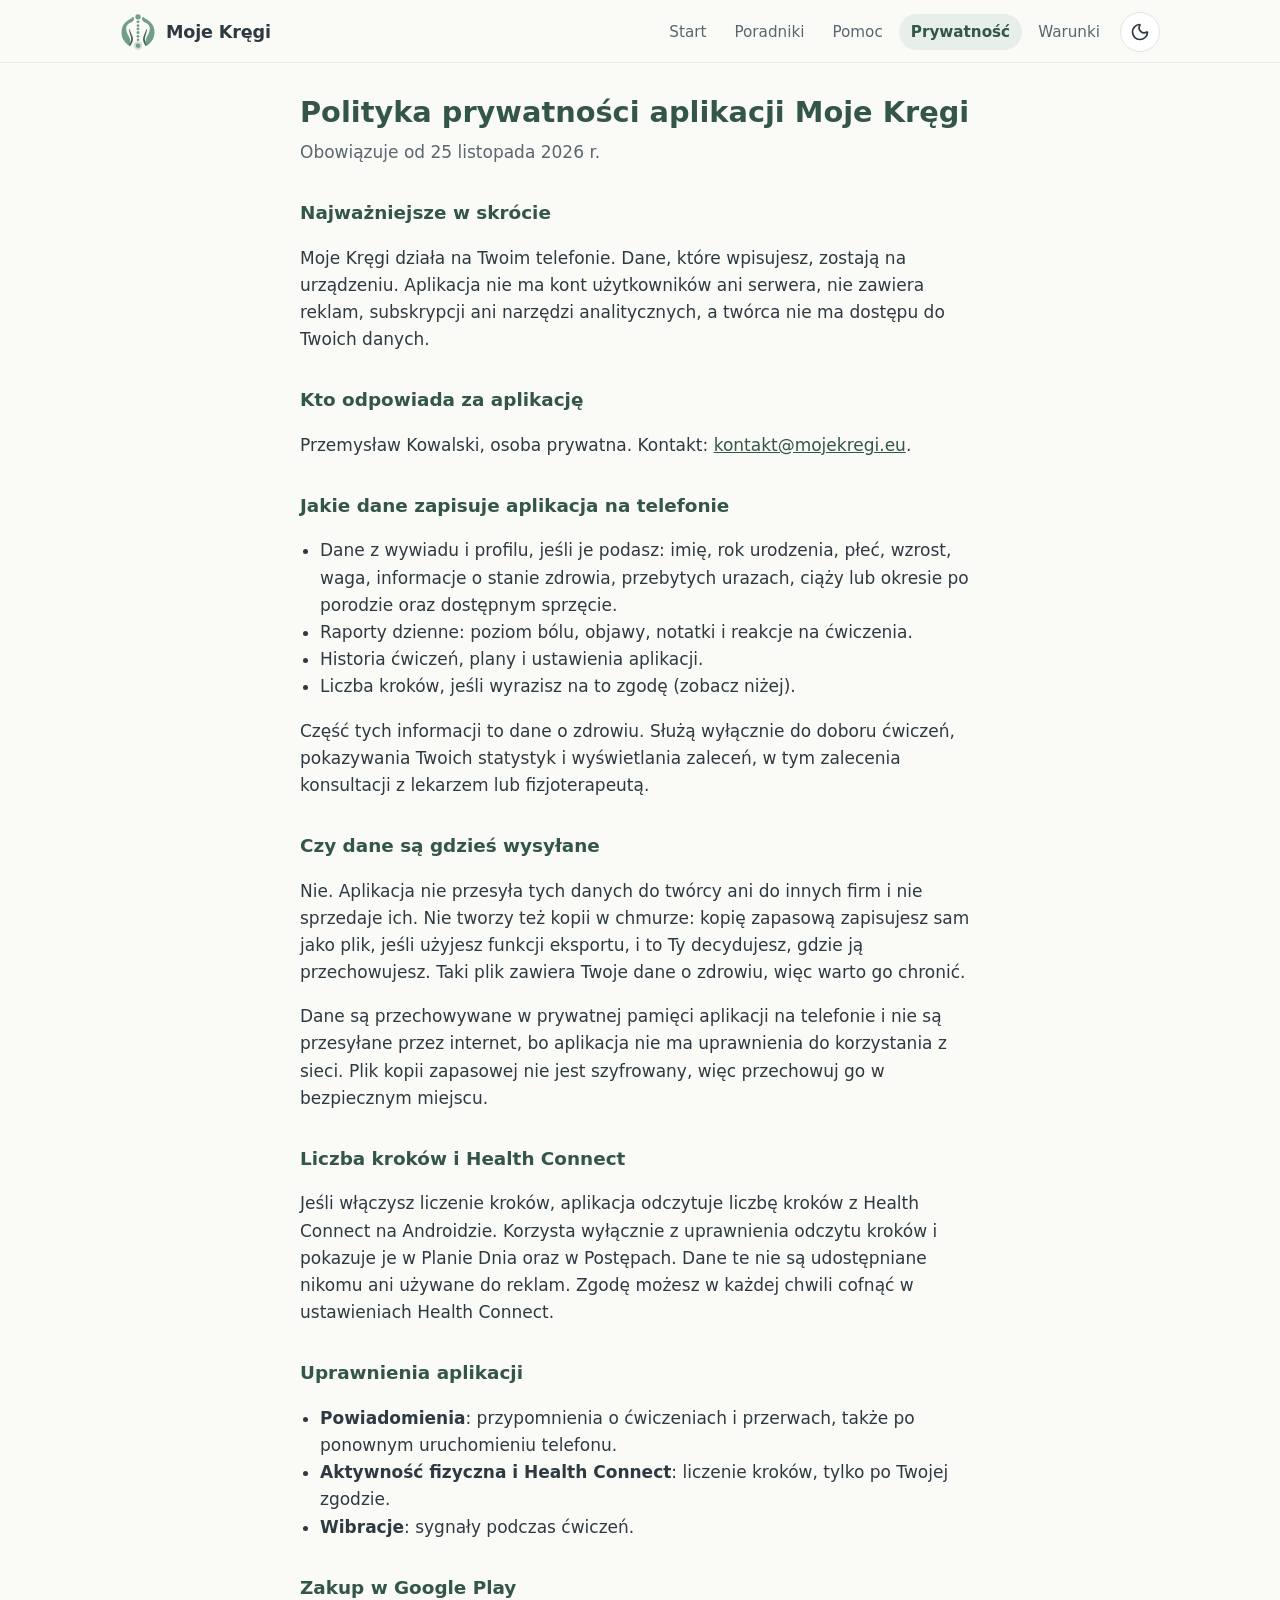
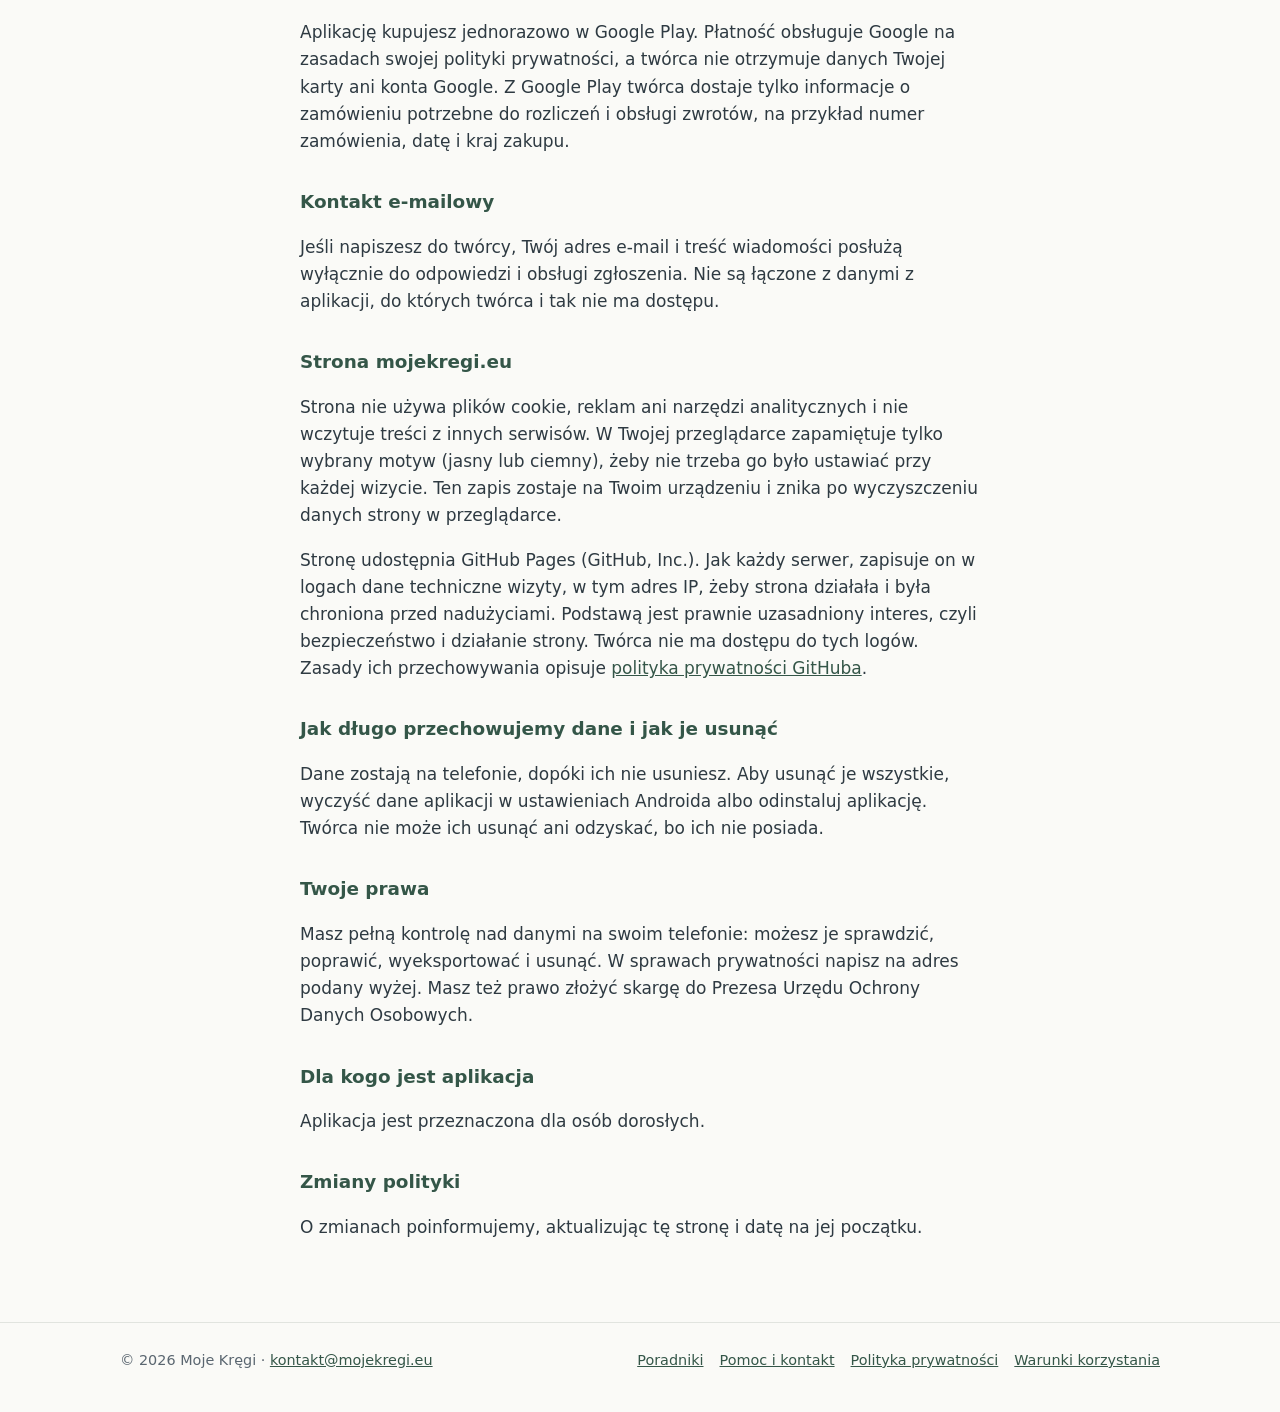
<file: polityka-prywatnosci/index.html>
<!doctype html>
<html lang="pl">
<head>
<meta charset="utf-8">
<meta name="viewport" content="width=device-width, initial-scale=1">
<script>try{var t=localStorage.getItem('mk-theme');if(t==='dark'||t==='light')document.documentElement.dataset.theme=t}catch(e){}</script>
<title>Polityka prywatności | Moje Kręgi</title>
<meta name="description" content="Jak aplikacja Moje Kręgi traktuje Twoje dane: wszystko zostaje na telefonie, bez kont, reklam i wysyłania przez internet. Kroki z Health Connect tylko po Twojej zgodzie.">
<meta name="theme-color" content="#38614F">
<link rel="canonical" href="https://mojekregi.eu/polityka-prywatnosci/">
<meta property="og:type" content="website">
<meta property="og:locale" content="pl_PL">
<meta property="og:site_name" content="Moje Kręgi">
<meta property="og:title" content="Polityka prywatności | Moje Kręgi">
<meta property="og:description" content="Jak aplikacja Moje Kręgi traktuje Twoje dane: wszystko zostaje na telefonie, bez kont, reklam i wysyłania przez internet. Kroki z Health Connect tylko po Twojej zgodzie.">
<meta property="og:url" content="https://mojekregi.eu/polityka-prywatnosci/">
<meta property="og:image" content="https://mojekregi.eu/img/grafika-promocyjna.png">
<meta property="og:image:width" content="1024">
<meta property="og:image:height" content="500">
<meta name="twitter:card" content="summary_large_image">
<link rel="icon" href="../img/logo-mark.svg" type="image/svg+xml">
<link rel="icon" href="../img/favicon-48.png" sizes="48x48" type="image/png">
<link rel="apple-touch-icon" href="../img/apple-touch-icon.png">
<link rel="stylesheet" href="../style.css">
<script src="../theme.js" defer></script>
</head>
<body>
<header class="top">
  <div class="wrap">
    <a class="brand" href="../"><img src="../img/logo-mark.svg" alt="" width="36" height="36">Moje Kręgi</a>
    <div class="top-end">
      <nav class="links" aria-label="Główna">
        <a href="../">Start</a>
        <a href="../poradniki/">Poradniki</a>
        <a href="../pomoc/">Pomoc</a>
        <a href="./" aria-current="page">Prywatność</a>
        <a href="../warunki/">Warunki</a>
      </nav>
      <button type="button" class="theme-toggle" aria-label="Przełącz jasny lub ciemny motyw"><svg class="ico-moon" fill="none" stroke="currentColor" stroke-width="2" stroke-linecap="round" stroke-linejoin="round" viewBox="0 0 24 24" aria-hidden="true"><path d="M20.985 12.486a9 9 0 1 1-9.473-9.472c.405-.022.617.46.402.803a6 6 0 0 0 8.268 8.268c.344-.215.825-.004.803.401"/></svg><svg class="ico-sun" fill="none" stroke="currentColor" stroke-width="2" stroke-linecap="round" stroke-linejoin="round" viewBox="0 0 24 24" aria-hidden="true"><circle cx="12" cy="12" r="4"/><path d="M12 2v2M12 20v2M4.93 4.93l1.41 1.41M17.66 17.66l1.41 1.41M2 12h2m16 0h2M6.34 17.66l-1.41 1.41M19.07 4.93l-1.41 1.41"/></svg></button>
    </div>
  </div>
</header>
<main class="wrap narrow">
<article class="doc">
  <h1>Polityka prywatności aplikacji Moje Kręgi</h1>
  <p class="meta">Obowiązuje od 25 listopada 2026 r.</p>

  <h2>Najważniejsze w skrócie</h2>
  <p>Moje Kręgi działa na Twoim telefonie. Dane, które wpisujesz, zostają na urządzeniu. Aplikacja nie ma kont użytkowników ani serwera, nie zawiera reklam, subskrypcji ani narzędzi analitycznych, a twórca nie ma dostępu do Twoich danych.</p>

  <h2>Kto odpowiada za aplikację</h2>
  <p>Przemysław Kowalski, osoba prywatna. Kontakt: <a href="mailto:kontakt@mojekregi.eu">kontakt@mojekregi.eu</a>.</p>

  <h2>Jakie dane zapisuje aplikacja na telefonie</h2>
  <ul>
    <li>Dane z wywiadu i profilu, jeśli je podasz: imię, rok urodzenia, płeć, wzrost, waga, informacje o stanie zdrowia, przebytych urazach, ciąży lub okresie po porodzie oraz dostępnym sprzęcie.</li>
    <li>Raporty dzienne: poziom bólu, objawy, notatki i reakcje na ćwiczenia.</li>
    <li>Historia ćwiczeń, plany i ustawienia aplikacji.</li>
    <li>Liczba kroków, jeśli wyrazisz na to zgodę (zobacz niżej).</li>
  </ul>
  <p>Część tych informacji to dane o zdrowiu. Służą wyłącznie do doboru ćwiczeń, pokazywania Twoich statystyk i wyświetlania zaleceń, w tym zalecenia konsultacji z lekarzem lub fizjoterapeutą.</p>

  <h2>Czy dane są gdzieś wysyłane</h2>
  <p>Nie. Aplikacja nie przesyła tych danych do twórcy ani do innych firm i nie sprzedaje ich. Nie tworzy też kopii w chmurze: kopię zapasową zapisujesz sam jako plik, jeśli użyjesz funkcji eksportu, i to Ty decydujesz, gdzie ją przechowujesz. Taki plik zawiera Twoje dane o zdrowiu, więc warto go chronić.</p>

  <p>Dane są przechowywane w prywatnej pamięci aplikacji na telefonie i nie są przesyłane przez internet, bo aplikacja nie ma uprawnienia do korzystania z sieci. Plik kopii zapasowej nie jest szyfrowany, więc przechowuj go w bezpiecznym miejscu.</p>

  <h2>Liczba kroków i Health Connect</h2>
  <p>Jeśli włączysz liczenie kroków, aplikacja odczytuje liczbę kroków z Health Connect na Androidzie. Korzysta wyłącznie z uprawnienia odczytu kroków i pokazuje je w Planie Dnia oraz w Postępach. Dane te nie są udostępniane nikomu ani używane do reklam. Zgodę możesz w każdej chwili cofnąć w ustawieniach Health Connect.</p>

  <h2>Uprawnienia aplikacji</h2>
  <ul>
    <li><strong>Powiadomienia</strong>: przypomnienia o ćwiczeniach i przerwach, także po ponownym uruchomieniu telefonu.</li>
    <li><strong>Aktywność fizyczna i Health Connect</strong>: liczenie kroków, tylko po Twojej zgodzie.</li>
    <li><strong>Wibracje</strong>: sygnały podczas ćwiczeń.</li>
  </ul>

  <h2>Zakup w Google Play</h2>
  <p>Aplikację kupujesz jednorazowo w Google Play. Płatność obsługuje Google na zasadach swojej polityki prywatności, a twórca nie otrzymuje danych Twojej karty ani konta Google. Z Google Play twórca dostaje tylko informacje o zamówieniu potrzebne do rozliczeń i obsługi zwrotów, na przykład numer zamówienia, datę i kraj zakupu.</p>

  <h2>Kontakt e-mailowy</h2>
  <p>Jeśli napiszesz do twórcy, Twój adres e-mail i treść wiadomości posłużą wyłącznie do odpowiedzi i obsługi zgłoszenia. Nie są łączone z danymi z aplikacji, do których twórca i tak nie ma dostępu.</p>
  <h2>Strona mojekregi.eu</h2>
  <p>Strona nie używa plików cookie, reklam ani narzędzi analitycznych i nie wczytuje treści z innych serwisów. W Twojej przeglądarce zapamiętuje tylko wybrany motyw (jasny lub ciemny), żeby nie trzeba go było ustawiać przy każdej wizycie. Ten zapis zostaje na Twoim urządzeniu i znika po wyczyszczeniu danych strony w przeglądarce.</p>
  <p>Stronę udostępnia GitHub Pages (GitHub, Inc.). Jak każdy serwer, zapisuje on w logach dane techniczne wizyty, w tym adres IP, żeby strona działała i była chroniona przed nadużyciami. Podstawą jest prawnie uzasadniony interes, czyli bezpieczeństwo i działanie strony. Twórca nie ma dostępu do tych logów. Zasady ich przechowywania opisuje <a href="https://docs.github.com/en/site-policy/privacy-policies/github-general-privacy-statement" target="_blank" rel="noopener">polityka prywatności GitHuba</a>.</p>

  <h2>Jak długo przechowujemy dane i jak je usunąć</h2>
  <p>Dane zostają na telefonie, dopóki ich nie usuniesz. Aby usunąć je wszystkie, wyczyść dane aplikacji w ustawieniach Androida albo odinstaluj aplikację. Twórca nie może ich usunąć ani odzyskać, bo ich nie posiada.</p>

  <h2>Twoje prawa</h2>
  <p>Masz pełną kontrolę nad danymi na swoim telefonie: możesz je sprawdzić, poprawić, wyeksportować i usunąć. W sprawach prywatności napisz na adres podany wyżej. Masz też prawo złożyć skargę do Prezesa Urzędu Ochrony Danych Osobowych.</p>

  <h2>Dla kogo jest aplikacja</h2>
  <p>Aplikacja jest przeznaczona dla osób dorosłych.</p>

  <h2>Zmiany polityki</h2>
  <p>O zmianach poinformujemy, aktualizując tę stronę i datę na jej początku.</p>
</article>
</main>
<footer class="bottom">
  <div class="wrap">
    <span>© 2026 Moje Kręgi · <a href="mailto:kontakt@mojekregi.eu">kontakt@mojekregi.eu</a></span>
    <nav aria-label="Dokumenty">
      <a href="../poradniki/">Poradniki</a>
      <a href="../pomoc/">Pomoc i kontakt</a>
      <a href="./">Polityka prywatności</a>
      <a href="../warunki/">Warunki korzystania</a>
    </nav>
  </div>
</footer>
</body>
</html>
</file>
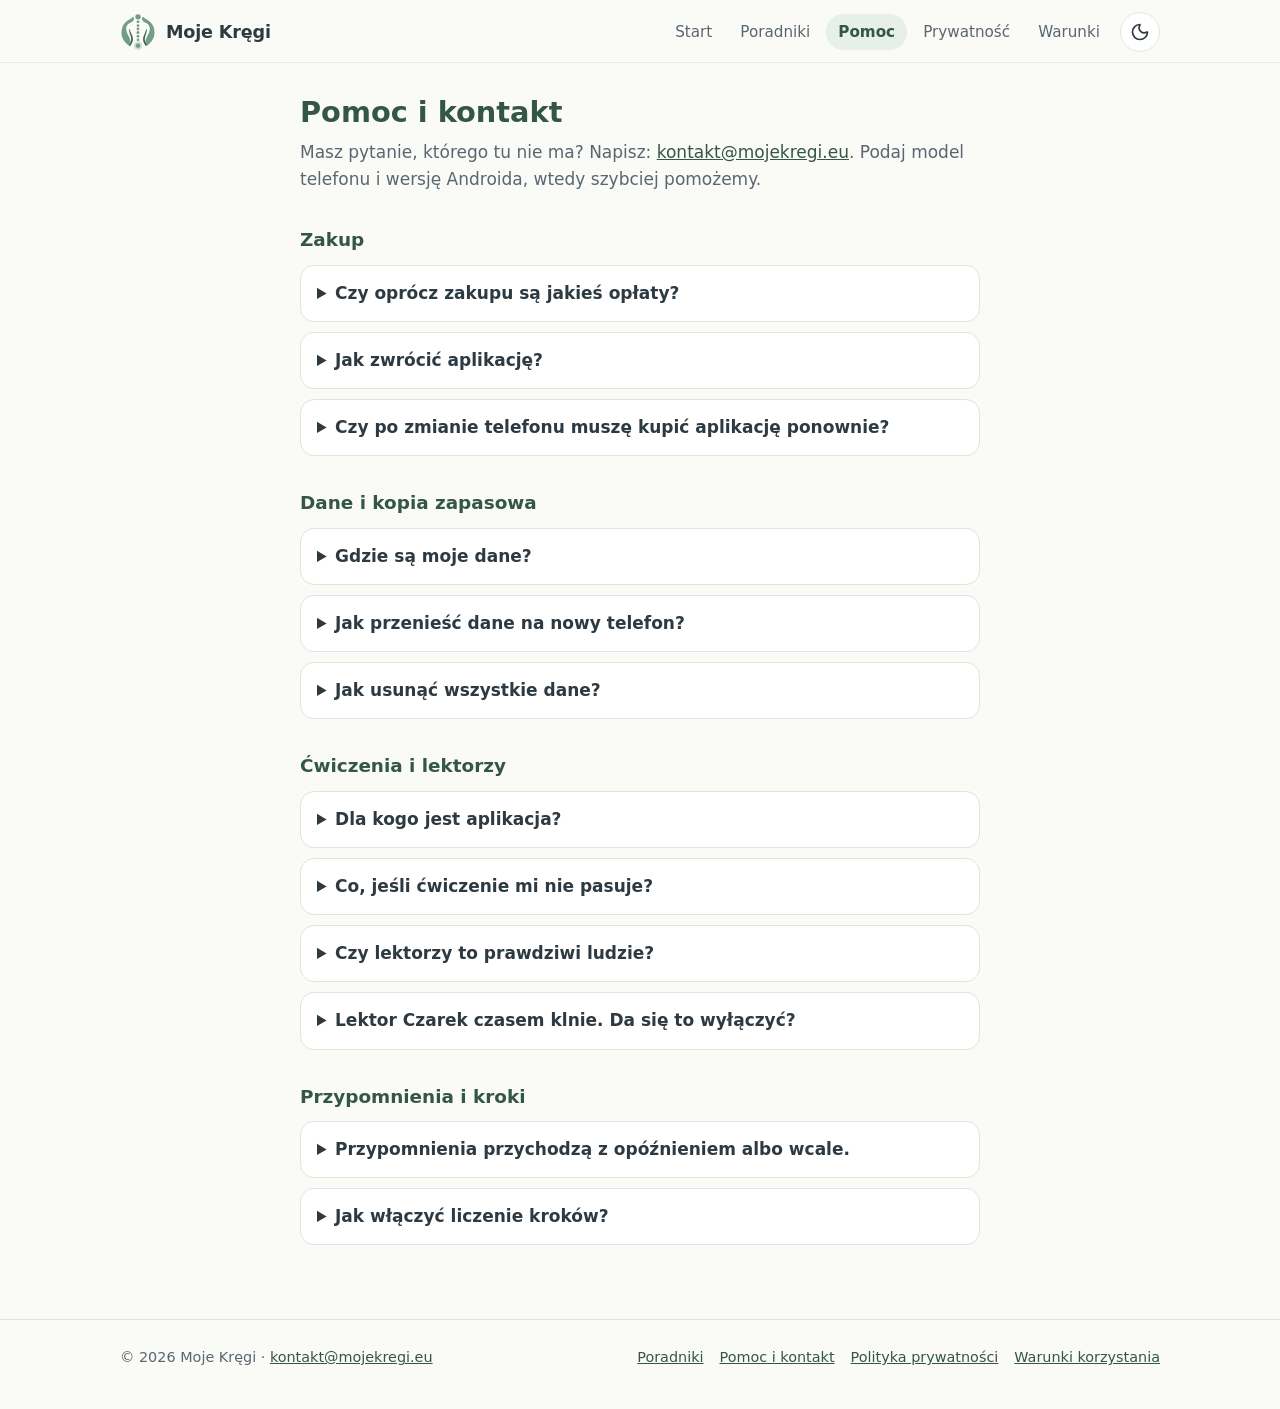
<file: pomoc/index.html>
<!doctype html>
<html lang="pl">
<head>
<meta charset="utf-8">
<meta name="viewport" content="width=device-width, initial-scale=1">
<script>try{var t=localStorage.getItem('mk-theme');if(t==='dark'||t==='light')document.documentElement.dataset.theme=t}catch(e){}</script>
<title>Pomoc i kontakt | Moje Kręgi</title>
<meta name="description" content="Odpowiedzi na częste pytania o aplikację Moje Kręgi: zakup, kopia zapasowa danych, ćwiczenia i lektorzy, przypomnienia i kroki. Kontakt: kontakt@mojekregi.eu.">
<meta name="theme-color" content="#38614F">
<link rel="canonical" href="https://mojekregi.eu/pomoc/">
<meta property="og:type" content="website">
<meta property="og:locale" content="pl_PL">
<meta property="og:site_name" content="Moje Kręgi">
<meta property="og:title" content="Pomoc i kontakt | Moje Kręgi">
<meta property="og:description" content="Odpowiedzi na częste pytania o aplikację Moje Kręgi: zakup, kopia zapasowa danych, ćwiczenia i lektorzy, przypomnienia i kroki. Kontakt: kontakt@mojekregi.eu.">
<meta property="og:url" content="https://mojekregi.eu/pomoc/">
<meta property="og:image" content="https://mojekregi.eu/img/grafika-promocyjna.png">
<meta property="og:image:width" content="1024">
<meta property="og:image:height" content="500">
<meta name="twitter:card" content="summary_large_image">
<link rel="icon" href="../img/logo-mark.svg" type="image/svg+xml">
<link rel="icon" href="../img/favicon-48.png" sizes="48x48" type="image/png">
<link rel="apple-touch-icon" href="../img/apple-touch-icon.png">
<link rel="stylesheet" href="../style.css">
<script src="../theme.js" defer></script>
</head>
<body>
<header class="top">
  <div class="wrap">
    <a class="brand" href="../"><img src="../img/logo-mark.svg" alt="" width="36" height="36">Moje Kręgi</a>
    <div class="top-end">
      <nav class="links" aria-label="Główna">
        <a href="../">Start</a>
        <a href="../poradniki/">Poradniki</a>
        <a href="./" aria-current="page">Pomoc</a>
        <a href="../polityka-prywatnosci/">Prywatność</a>
        <a href="../warunki/">Warunki</a>
      </nav>
      <button type="button" class="theme-toggle" aria-label="Przełącz jasny lub ciemny motyw"><svg class="ico-moon" fill="none" stroke="currentColor" stroke-width="2" stroke-linecap="round" stroke-linejoin="round" viewBox="0 0 24 24" aria-hidden="true"><path d="M20.985 12.486a9 9 0 1 1-9.473-9.472c.405-.022.617.46.402.803a6 6 0 0 0 8.268 8.268c.344-.215.825-.004.803.401"/></svg><svg class="ico-sun" fill="none" stroke="currentColor" stroke-width="2" stroke-linecap="round" stroke-linejoin="round" viewBox="0 0 24 24" aria-hidden="true"><circle cx="12" cy="12" r="4"/><path d="M12 2v2M12 20v2M4.93 4.93l1.41 1.41M17.66 17.66l1.41 1.41M2 12h2m16 0h2M6.34 17.66l-1.41 1.41M19.07 4.93l-1.41 1.41"/></svg></button>
    </div>
  </div>
</header>
<main class="wrap narrow">
<article class="doc">
  <h1>Pomoc i kontakt</h1>
  <p class="meta">Masz pytanie, którego tu nie ma? Napisz: <a href="mailto:kontakt@mojekregi.eu">kontakt@mojekregi.eu</a>. Podaj model telefonu i wersję Androida, wtedy szybciej pomożemy.</p>

  <h2>Zakup</h2>
  <details><summary>Czy oprócz zakupu są jakieś opłaty?</summary>
    <p>Nie. Płacisz raz w Google Play i masz całą aplikację. Nie ma abonamentu, mikropłatności ani reklam.</p></details>
  <details><summary>Jak zwrócić aplikację?</summary>
    <p>Zwroty obsługuje Google Play. Krótko po zakupie zwrot zgłosisz w Google Play (Twoje konto > Płatności i subskrypcje > Budżet i historia). Później napisz do nas, pomożemy.</p></details>
  <details><summary>Czy po zmianie telefonu muszę kupić aplikację ponownie?</summary>
    <p>Nie. Zakup jest przypisany do Twojego konta Google. Zainstaluj aplikację z Google Play na nowym telefonie, zalogowany na to samo konto.</p></details>

  <h2>Dane i kopia zapasowa</h2>
  <details><summary>Gdzie są moje dane?</summary>
    <p>Tylko na Twoim telefonie. Aplikacja nie ma dostępu do internetu, kont ani serwera. Szczegóły w <a href="../polityka-prywatnosci/">polityce prywatności</a>.</p></details>
  <details><summary>Jak przenieść dane na nowy telefon?</summary>
    <p>W aplikacji otwórz Więcej, potem Kopia zapasowa i wybierz „Eksportuj kopię zapasową”. Przenieś plik na nowy telefon i tam wczytaj go przyciskiem „Wczytaj kopię zapasową” w tym samym miejscu. Plik zawiera dane o zdrowiu i nie jest szyfrowany, więc przechowuj go bezpiecznie.</p></details>
  <details><summary>Jak usunąć wszystkie dane?</summary>
    <p>Wyczyść dane aplikacji w ustawieniach Androida (Aplikacje > Moje Kręgi > Pamięć > Wyczyść dane) albo odinstaluj aplikację. Twórca nie przechowuje kopii Twoich danych, więc nie ma czego usuwać po naszej stronie.</p></details>

  <h2>Ćwiczenia i lektorzy</h2>
  <details><summary>Dla kogo jest aplikacja?</summary>
    <p>Dla dorosłych, którzy chcą regularnie się ruszać i dbać o kręgosłup, zwłaszcza przy pracy siedzącej. To aplikacja profilaktyczna, nie medyczna. Jeśli masz dolegliwości, jesteś po urazie, operacji albo w ciąży, najpierw skonsultuj się z lekarzem.</p></details>
  <details><summary>Co, jeśli ćwiczenie mi nie pasuje?</summary>
    <p>W Planie Dnia przycisk „Zamień” podstawia inne ćwiczenie, które pasuje do tego samego planu i spełnia te same zasady bezpieczeństwa. Gdy innego bezpiecznego ćwiczenia nie ma, zamiana jest niedostępna. Jeśli podczas ćwiczenia coś Cię boli, przerwij i zapisz to w Raporcie dziennym w Planie Dnia. Po zapisie plany od dziś są przeliczane, poza już rozpoczętymi. Przy niepokojących objawach skontaktuj się z lekarzem.</p></details>
  <details><summary>Czy lektorzy to prawdziwi ludzie?</summary>
    <p>Teksty lektorów napisano po polsku specjalnie dla tej aplikacji, a głosy powstały z użyciem syntezy mowy. Do wyboru jest pięcioro lektorów o różnym stylu.</p></details>
  <details><summary>Lektor Czarek czasem klnie. Da się to wyłączyć?</summary>
    <p>Czarek ma taki charakter: mówi dosadnie i zdarza mu się rzucić „cholera”, „kurde” albo „do diabła”, ale bez mocnych wulgaryzmów. Jeśli wolisz łagodniej, wybierz w Więcej, w Dźwięk i lektor, innego lektora: Zofię, Matyldę, Marka albo Mnicha.</p></details>

  <h2>Przypomnienia i kroki</h2>
  <details><summary>Przypomnienia przychodzą z opóźnieniem albo wcale.</summary>
    <p>Sprawdź, czy aplikacja ma zgodę na powiadomienia. Android może opóźniać przypomnienia, żeby oszczędzać baterię. Włącz w Więcej, w Przypomnienia i przerwy, opcję „Punktualne przypomnienia” i zezwól na alarmy w ustawieniach systemu. Pomaga też wyłączenie optymalizacji baterii dla Moich Kręgów.</p></details>
  <details><summary>Jak włączyć liczenie kroków?</summary>
    <p>Dotknij kafla „Kroki” w Planie Dnia i wybierz „Włącz liczenie kroków”, a potem zezwól na odczyt kroków w Health Connect albo na dostęp do aktywności fizycznej. Zgodę możesz cofnąć w każdej chwili w ustawieniach Health Connect.</p></details>
</article>
</main>
<footer class="bottom">
  <div class="wrap">
    <span>© 2026 Moje Kręgi · <a href="mailto:kontakt@mojekregi.eu">kontakt@mojekregi.eu</a></span>
    <nav aria-label="Dokumenty">
      <a href="../poradniki/">Poradniki</a>
      <a href="./">Pomoc i kontakt</a>
      <a href="../polityka-prywatnosci/">Polityka prywatności</a>
      <a href="../warunki/">Warunki korzystania</a>
    </nav>
  </div>
</footer>
</body>
</html>
</file>
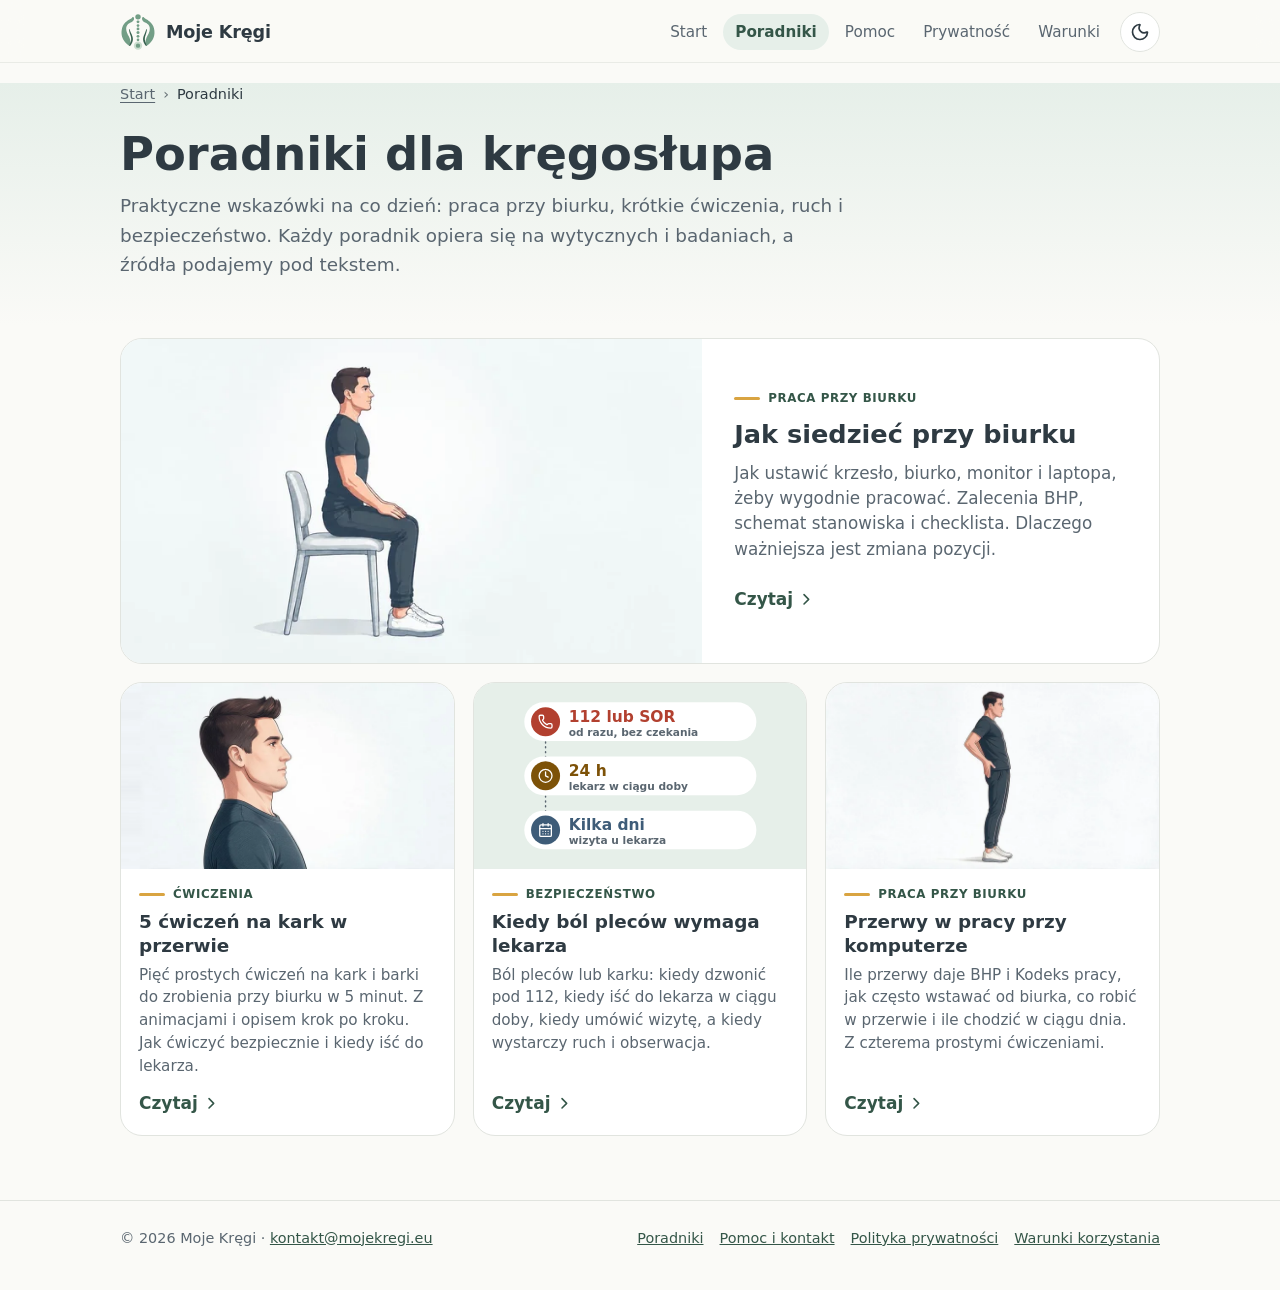
<file: poradniki/index.html>
<!doctype html>
<html lang="pl">
<head>
<meta charset="utf-8">
<meta name="viewport" content="width=device-width, initial-scale=1">
<script>try{var t=localStorage.getItem('mk-theme');if(t==='dark'||t==='light')document.documentElement.dataset.theme=t}catch(e){}</script>
<title>Poradniki dla kręgosłupa | Moje Kręgi</title>
<meta name="description" content="Jak siedzieć przy biurku, krótkie ćwiczenia na kark w przerwie, spacer i bezpieczeństwo. Praktyczne poradniki oparte na wytycznych, ze źródłami.">
<meta name="theme-color" content="#38614F">
<link rel="canonical" href="https://mojekregi.eu/poradniki/">
<meta property="og:type" content="website">
<meta property="og:locale" content="pl_PL">
<meta property="og:site_name" content="Moje Kręgi">
<meta property="og:title" content="Poradniki dla kręgosłupa | Moje Kręgi">
<meta property="og:description" content="Jak siedzieć przy biurku, krótkie ćwiczenia na kark w przerwie, spacer i bezpieczeństwo. Praktyczne poradniki oparte na wytycznych, ze źródłami.">
<meta property="og:url" content="https://mojekregi.eu/poradniki/">
<meta property="og:image" content="https://mojekregi.eu/img/grafika-promocyjna.png">
<meta property="og:image:width" content="1024">
<meta property="og:image:height" content="500">
<meta property="og:image:alt" content="Moje Kręgi: ćwiczenia na kręgosłup z polskim lektorem">
<meta name="twitter:card" content="summary_large_image">
<link rel="icon" href="../img/logo-mark.svg" type="image/svg+xml">
<link rel="icon" href="../img/favicon-48.png" sizes="48x48" type="image/png">
<link rel="apple-touch-icon" href="../img/apple-touch-icon.png">
<link rel="stylesheet" href="../style.css">
<link rel="stylesheet" href="../poradniki/poradniki.css">
<script src="../theme.js" defer></script>
<script src="../poradniki/poradniki.js" defer></script>
<script type="application/ld+json">{"@context":"https://schema.org","@type":"CollectionPage","name":"Poradniki dla kręgosłupa","url":"https://mojekregi.eu/poradniki/","inLanguage":"pl","hasPart":[{"@type":"Article","headline":"Jak siedzieć przy biurku, żeby nie bolały plecy: ustawienie stanowiska krok po kroku","url":"https://mojekregi.eu/poradniki/jak-siedziec-przy-biurku/"},{"@type":"Article","headline":"5 ćwiczeń na kark w przerwie od pracy przy biurku","url":"https://mojekregi.eu/poradniki/cwiczenia-na-kark-przy-biurku/"},{"@type":"Article","headline":"Kiedy ból pleców wymaga lekarza: objawy alarmowe od karku po krzyż","url":"https://mojekregi.eu/poradniki/kiedy-bol-plecow-wymaga-lekarza/"},{"@type":"Article","headline":"Przerwy w pracy przy komputerze: jak często, co w nich robić i ile chodzić","url":"https://mojekregi.eu/poradniki/przerwy-w-pracy-przy-komputerze/"}]}</script>
</head>
<body>
<svg xmlns="http://www.w3.org/2000/svg" aria-hidden="true" style="position:absolute;width:0;height:0;overflow:hidden" fill="none" stroke="currentColor" stroke-width="2" stroke-linecap="round" stroke-linejoin="round"><symbol id="i-clock" viewBox="0 0 24 24"><path d="M12 6v6l4 2" /> <circle cx="12" cy="12" r="10" /></symbol><symbol id="i-share-2" viewBox="0 0 24 24"><circle cx="18" cy="5" r="3" /> <circle cx="6" cy="12" r="3" /> <circle cx="18" cy="19" r="3" /> <line x1="8.59" x2="15.42" y1="13.51" y2="17.49" /> <line x1="15.41" x2="8.59" y1="6.51" y2="10.49" /></symbol><symbol id="i-link" viewBox="0 0 24 24"><path d="M10 13a5 5 0 0 0 7.54.54l3-3a5 5 0 0 0-7.07-7.07l-1.72 1.71" /> <path d="M14 11a5 5 0 0 0-7.54-.54l-3 3a5 5 0 0 0 7.07 7.07l1.71-1.71" /></symbol><symbol id="i-list" viewBox="0 0 24 24"><path d="M3 5h.01" /> <path d="M3 12h.01" /> <path d="M3 19h.01" /> <path d="M8 5h13" /> <path d="M8 12h13" /> <path d="M8 19h13" /></symbol><symbol id="i-stethoscope" viewBox="0 0 24 24"><path d="M11 2v2" /> <path d="M5 2v2" /> <path d="M5 3H4a2 2 0 0 0-2 2v4a6 6 0 0 0 12 0V5a2 2 0 0 0-2-2h-1" /> <path d="M8 15a6 6 0 0 0 12 0v-3" /> <circle cx="20" cy="10" r="2" /></symbol><symbol id="i-shield-alert" viewBox="0 0 24 24"><path d="M20 13c0 5-3.5 7.5-7.66 8.95a1 1 0 0 1-.67-.01C7.5 20.5 4 18 4 13V6a1 1 0 0 1 1-1c2 0 4.5-1.2 6.24-2.72a1.17 1.17 0 0 1 1.52 0C14.51 3.81 17 5 19 5a1 1 0 0 1 1 1z" /> <path d="M12 8v4" /> <path d="M12 16h.01" /></symbol><symbol id="i-lightbulb" viewBox="0 0 24 24"><path d="M15 14c.2-1 .7-1.7 1.5-2.5 1-.9 1.5-2.2 1.5-3.5A6 6 0 0 0 6 8c0 1 .2 2.2 1.5 3.5.7.7 1.3 1.5 1.5 2.5" /> <path d="M9 18h6" /> <path d="M10 22h4" /></symbol><symbol id="i-info" viewBox="0 0 24 24"><circle cx="12" cy="12" r="10" /> <path d="M12 16v-4" /> <path d="M12 8h.01" /></symbol><symbol id="i-check" viewBox="0 0 24 24"><path d="M20 6 9 17l-5-5" /></symbol><symbol id="i-chevron-right" viewBox="0 0 24 24"><path d="m9 18 6-6-6-6" /></symbol><symbol id="i-arrow-up" viewBox="0 0 24 24"><path d="m5 12 7-7 7 7" /> <path d="M12 19V5" /></symbol><symbol id="i-printer" viewBox="0 0 24 24"><path d="M6 18H4a2 2 0 0 1-2-2v-5a2 2 0 0 1 2-2h16a2 2 0 0 1 2 2v5a2 2 0 0 1-2 2h-2" /> <path d="M6 9V3a1 1 0 0 1 1-1h10a1 1 0 0 1 1 1v6" /> <rect x="6" y="14" width="12" height="8" rx="1" /></symbol><symbol id="i-smartphone" viewBox="0 0 24 24"><rect width="14" height="20" x="5" y="2" rx="2" ry="2" /> <path d="M12 18h.01" /></symbol></svg>
<a class="skip" href="#tresc">Przejdź do treści</a>
<header class="top">
  <div class="wrap">
    <a class="brand" href="../"><img src="../img/logo-mark.svg" alt="" width="36" height="36">Moje Kręgi</a>
    <div class="top-end">
      <nav class="links" aria-label="Główna">
        <a href="../">Start</a>
        <a href="../poradniki/" aria-current="page">Poradniki</a>
        <a href="../pomoc/">Pomoc</a>
        <a href="../polityka-prywatnosci/">Prywatność</a>
        <a href="../warunki/">Warunki</a>
      </nav>
      <button type="button" class="theme-toggle" aria-label="Przełącz jasny lub ciemny motyw"><svg class="ico-moon" fill="none" stroke="currentColor" stroke-width="2" stroke-linecap="round" stroke-linejoin="round" viewBox="0 0 24 24" aria-hidden="true"><path d="M20.985 12.486a9 9 0 1 1-9.473-9.472c.405-.022.617.46.402.803a6 6 0 0 0 8.268 8.268c.344-.215.825-.004.803.401"/></svg><svg class="ico-sun" fill="none" stroke="currentColor" stroke-width="2" stroke-linecap="round" stroke-linejoin="round" viewBox="0 0 24 24" aria-hidden="true"><circle cx="12" cy="12" r="4"/><path d="M12 2v2M12 20v2M4.93 4.93l1.41 1.41M17.66 17.66l1.41 1.41M2 12h2m16 0h2M6.34 17.66l-1.41 1.41M19.07 4.93l-1.41 1.41"/></svg></button>
    </div>
  </div>
  <div class="progress" aria-hidden="true"></div>
</header>
<main id="tresc" class="hub">
  <section class="hub-head">
    <div class="wrap">
      <nav class="crumbs" aria-label="Okruszki"><ol><li><a href="../">Start</a></li><li aria-current="page">Poradniki</li></ol></nav>
      <h1>Poradniki dla kręgosłupa</h1>
      <p class="lead">Praktyczne wskazówki na co dzień: praca przy biurku, krótkie ćwiczenia, ruch i bezpieczeństwo. Każdy poradnik opiera się na wytycznych i badaniach, a źródła podajemy pod tekstem.</p>
    </div>
  </section>
  <section class="wrap hub-list">
    <ul class="cards cards--bento"><li class="card-g" data-cat="biuro"><a href="jak-siedziec-przy-biurku/"><img src="media/seated_pelvic_tilt_start-m.webp" alt="" width="688" height="384" loading="lazy" decoding="async"><span class="card-g-body"><span class="eyebrow">Praca przy biurku</span><span class="card-g-title">Jak siedzieć przy biurku</span><span class="card-g-sum">Jak ustawić krzesło, biurko, monitor i laptopa, żeby wygodnie pracować. Zalecenia BHP, schemat stanowiska i checklista. Dlaczego ważniejsza jest zmiana pozycji.</span><span class="card-g-more">Czytaj<svg class="i" aria-hidden="true"><use href="#i-chevron-right"/></svg></span></span></a></li><li class="card-g" data-cat="cwiczenia"><a href="cwiczenia-na-kark-przy-biurku/"><img src="media/chin_tuck_zoom_work-m.webp" alt="" width="688" height="384" loading="lazy" decoding="async"><span class="card-g-body"><span class="eyebrow">Ćwiczenia</span><span class="card-g-title">5 ćwiczeń na kark w przerwie</span><span class="card-g-sum">Pięć prostych ćwiczeń na kark i barki do zrobienia przy biurku w 5 minut. Z animacjami i opisem krok po kroku. Jak ćwiczyć bezpiecznie i kiedy iść do lekarza.</span><span class="card-g-more">Czytaj<svg class="i" aria-hidden="true"><use href="#i-chevron-right"/></svg></span></span></a></li><li class="card-g" data-cat="bezpieczenstwo"><a href="kiedy-bol-plecow-wymaga-lekarza/"><span class="card-g-ph card-g-svg"><svg aria-hidden="true" focusable="false" xmlns="http://www.w3.org/2000/svg" viewBox="0 0 688 384" width="688" height="384">
  <rect width="688" height="384" rx="0" fill="var(--mk-color-surface-accent)"/>
  <!-- łącznik poziomów -->
  <path d="M148 112V160M148 224V272" stroke="var(--mk-color-text-muted)" stroke-width="3" stroke-dasharray="2 8" stroke-linecap="round" fill="none"/>
  <!-- karty poziomów -->
  <g fill="var(--mk-color-surface)">
    <rect x="104" y="40" width="480" height="80" rx="40"/>
    <rect x="104" y="152" width="480" height="80" rx="40"/>
    <rect x="104" y="264" width="480" height="80" rx="40"/>
  </g>
  <circle cx="148" cy="80" r="30" fill="var(--mk-color-danger)"/>
  <circle cx="148" cy="192" r="30" fill="var(--mk-color-warning)"/>
  <circle cx="148" cy="304" r="30" fill="var(--mk-color-info)"/>
  <!-- ikony: telefon, zegar, kalendarz (Lucide, ISC) -->
  <g fill="none" stroke="var(--mk-color-surface)" stroke-width="2" stroke-linecap="round" stroke-linejoin="round">
    <g transform="translate(132 64) scale(1.3333)">
      <path d="M13.832 16.568a1 1 0 0 0 1.213-.303l.355-.465A2 2 0 0 1 17 15h3a2 2 0 0 1 2 2v3a2 2 0 0 1-2 2A18 18 0 0 1 2 4a2 2 0 0 1 2-2h3a2 2 0 0 1 2 2v3a2 2 0 0 1-.8 1.6l-.468.351a1 1 0 0 0-.292 1.233 14 14 0 0 0 6.392 6.384"/>
    </g>
    <g transform="translate(132 176) scale(1.3333)">
      <circle cx="12" cy="12" r="10"/>
      <path d="M12 6v6l4 2"/>
    </g>
    <g transform="translate(132 288) scale(1.3333)">
      <rect width="18" height="18" x="3" y="4" rx="2"/>
      <path d="M8 2v4M16 2v4M3 10h18M8 14h.01M12 14h.01M16 14h.01M8 18h.01M12 18h.01M16 18h.01"/>
    </g>
  </g>
  <!-- opisy -->
  <g font-family="system-ui, sans-serif">
    <g font-size="32" font-weight="800">
      <text x="196" y="80" fill="var(--mk-color-danger)">112 lub SOR</text>
      <text x="196" y="192" fill="var(--mk-color-warning)">24 h</text>
      <text x="196" y="304" fill="var(--mk-color-info)">Kilka dni</text>
    </g>
    <g font-size="22" font-weight="600" fill="var(--mk-color-text-muted)">
      <text x="196" y="110">od razu, bez czekania</text>
      <text x="196" y="222">lekarz w ciągu doby</text>
      <text x="196" y="334">wizyta u lekarza</text>
    </g>
  </g>
</svg></span><span class="card-g-body"><span class="eyebrow">Bezpieczeństwo</span><span class="card-g-title">Kiedy ból pleców wymaga lekarza</span><span class="card-g-sum">Ból pleców lub karku: kiedy dzwonić pod 112, kiedy iść do lekarza w ciągu doby, kiedy umówić wizytę, a kiedy wystarczy ruch i obserwacja.</span><span class="card-g-more">Czytaj<svg class="i" aria-hidden="true"><use href="#i-chevron-right"/></svg></span></span></a></li><li class="card-g" data-cat="biuro"><a href="przerwy-w-pracy-przy-komputerze/"><img src="media/standing_back_extension_work-m.webp" alt="" width="688" height="384" loading="lazy" decoding="async"><span class="card-g-body"><span class="eyebrow">Praca przy biurku</span><span class="card-g-title">Przerwy w pracy przy komputerze</span><span class="card-g-sum">Ile przerwy daje BHP i Kodeks pracy, jak często wstawać od biurka, co robić w przerwie i ile chodzić w ciągu dnia. Z czterema prostymi ćwiczeniami.</span><span class="card-g-more">Czytaj<svg class="i" aria-hidden="true"><use href="#i-chevron-right"/></svg></span></span></a></li></ul>
    
  </section>
</main>
<footer class="bottom">
  <div class="wrap">
    <span>© 2026 Moje Kręgi · <a href="mailto:kontakt@mojekregi.eu">kontakt@mojekregi.eu</a></span>
    <nav aria-label="Dokumenty">
      <a href="../poradniki/">Poradniki</a>
      <a href="../pomoc/">Pomoc i kontakt</a>
      <a href="../polityka-prywatnosci/">Polityka prywatności</a>
      <a href="../warunki/">Warunki korzystania</a>
    </nav>
  </div>
</footer>
</body>
</html>
</file>
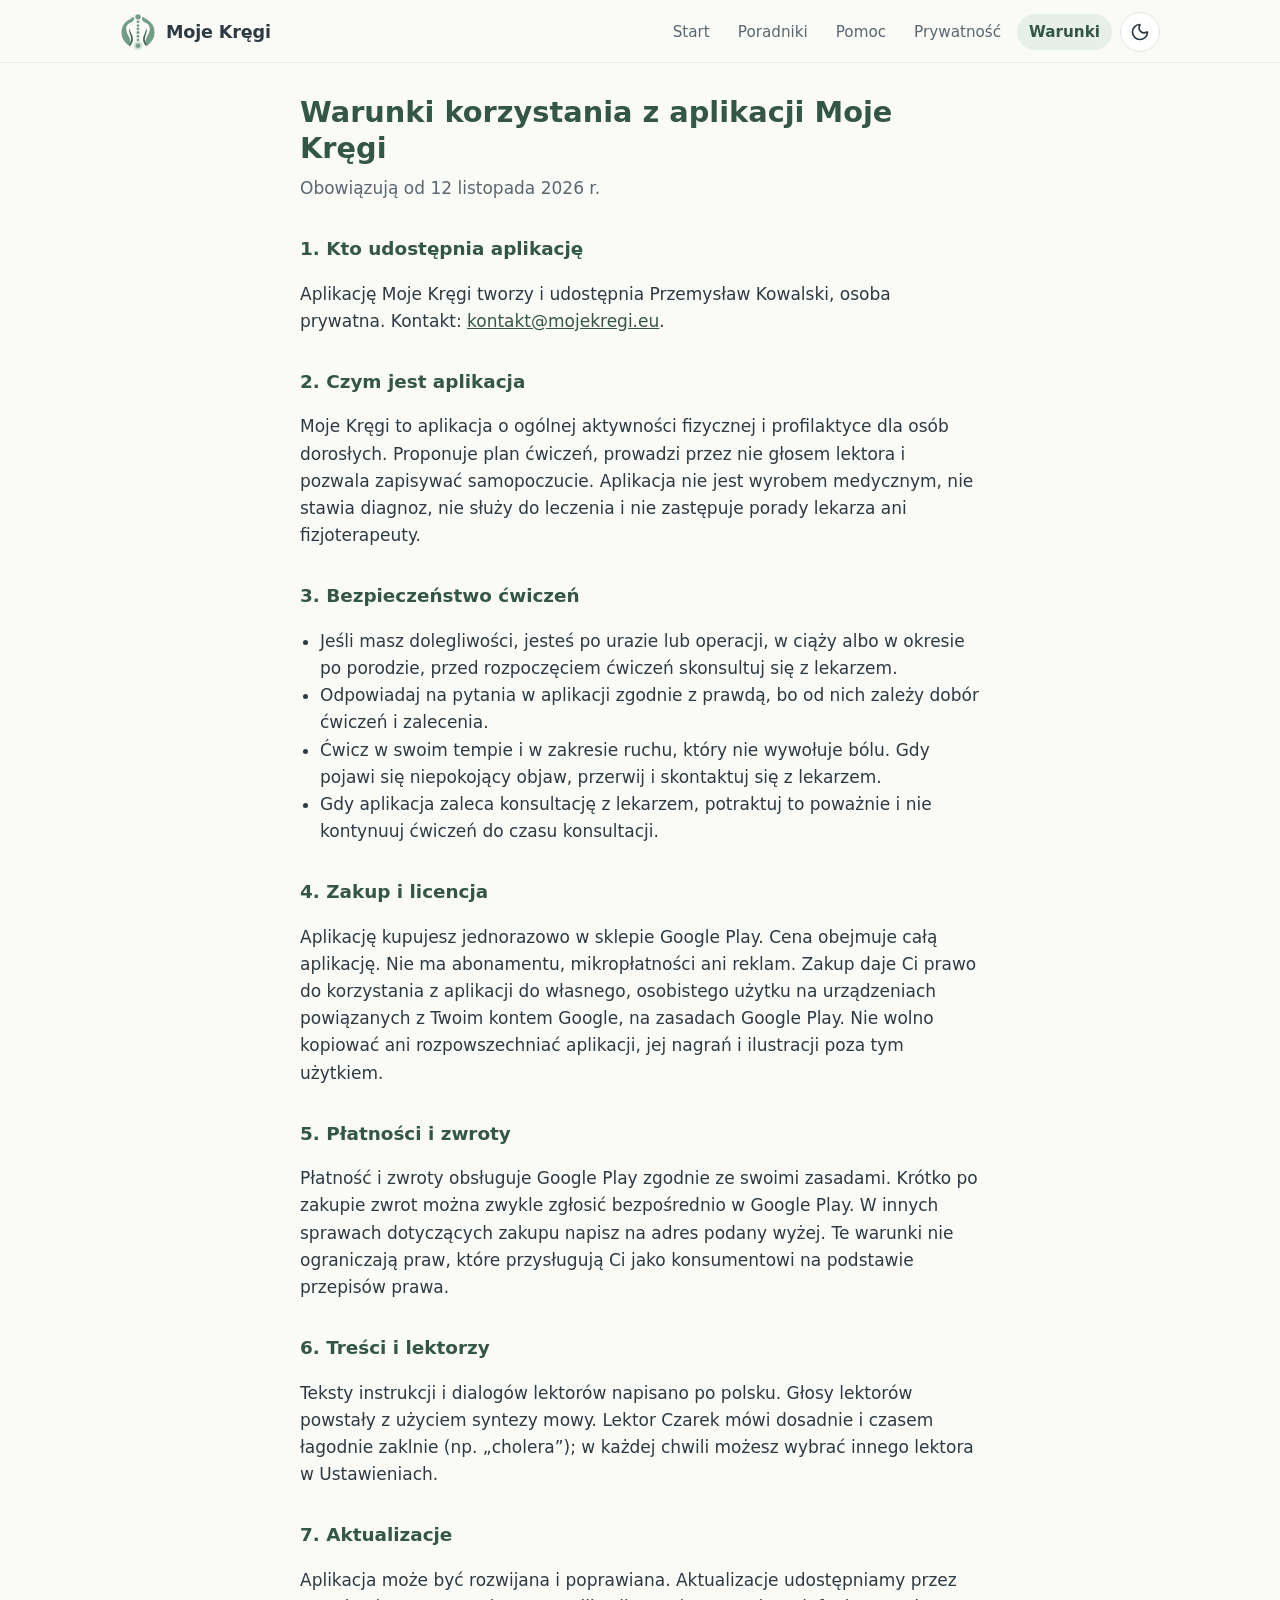
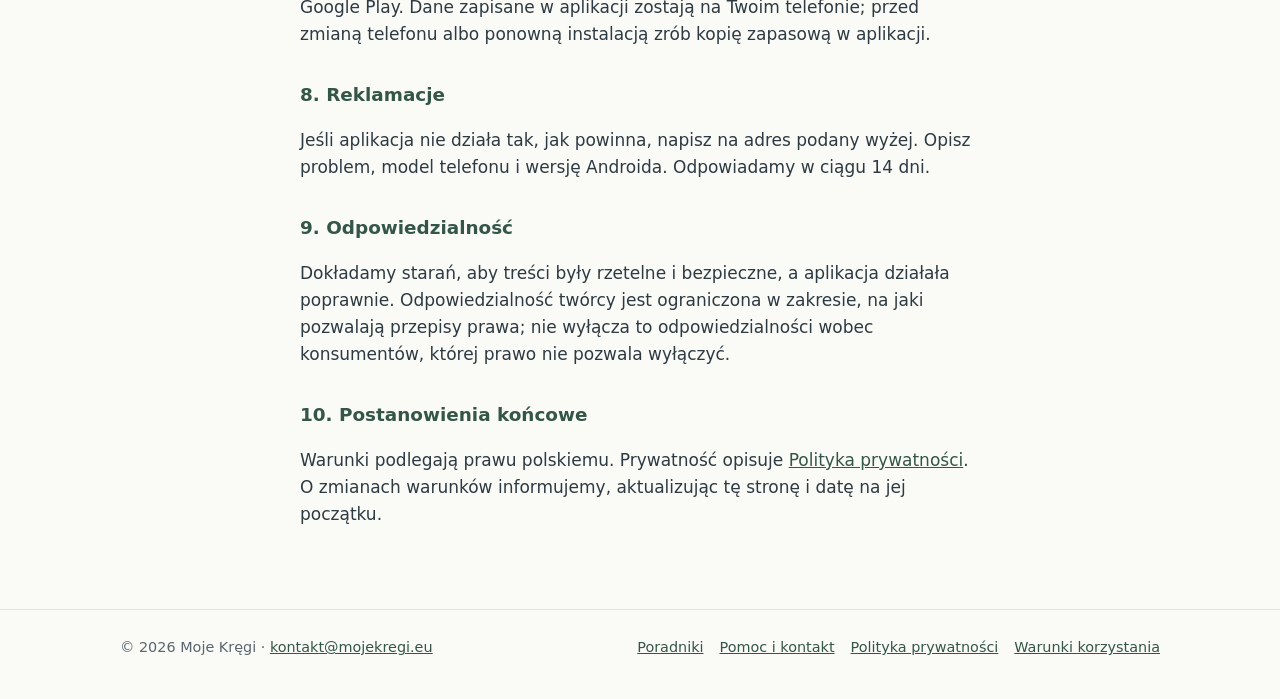
<file: warunki/index.html>
<!doctype html>
<html lang="pl">
<head>
<meta charset="utf-8">
<meta name="viewport" content="width=device-width, initial-scale=1">
<script>try{var t=localStorage.getItem('mk-theme');if(t==='dark'||t==='light')document.documentElement.dataset.theme=t}catch(e){}</script>
<title>Warunki korzystania | Moje Kręgi</title>
<meta name="description" content="Zasady korzystania z aplikacji Moje Kręgi: profilaktyczny charakter ćwiczeń, bezpieczeństwo, zakup i licencja w Google Play, zwroty, reklamacje i kontakt.">
<meta name="theme-color" content="#38614F">
<link rel="canonical" href="https://mojekregi.eu/warunki/">
<meta property="og:type" content="website">
<meta property="og:locale" content="pl_PL">
<meta property="og:site_name" content="Moje Kręgi">
<meta property="og:title" content="Warunki korzystania | Moje Kręgi">
<meta property="og:description" content="Zasady korzystania z aplikacji Moje Kręgi: profilaktyczny charakter ćwiczeń, bezpieczeństwo, zakup i licencja w Google Play, zwroty, reklamacje i kontakt.">
<meta property="og:url" content="https://mojekregi.eu/warunki/">
<meta property="og:image" content="https://mojekregi.eu/img/grafika-promocyjna.png">
<meta property="og:image:width" content="1024">
<meta property="og:image:height" content="500">
<meta name="twitter:card" content="summary_large_image">
<link rel="icon" href="../img/logo-mark.svg" type="image/svg+xml">
<link rel="icon" href="../img/favicon-48.png" sizes="48x48" type="image/png">
<link rel="apple-touch-icon" href="../img/apple-touch-icon.png">
<link rel="stylesheet" href="../style.css">
<script src="../theme.js" defer></script>
</head>
<body>
<header class="top">
  <div class="wrap">
    <a class="brand" href="../"><img src="../img/logo-mark.svg" alt="" width="36" height="36">Moje Kręgi</a>
    <div class="top-end">
      <nav class="links" aria-label="Główna">
        <a href="../">Start</a>
        <a href="../poradniki/">Poradniki</a>
        <a href="../pomoc/">Pomoc</a>
        <a href="../polityka-prywatnosci/">Prywatność</a>
        <a href="./" aria-current="page">Warunki</a>
      </nav>
      <button type="button" class="theme-toggle" aria-label="Przełącz jasny lub ciemny motyw"><svg class="ico-moon" fill="none" stroke="currentColor" stroke-width="2" stroke-linecap="round" stroke-linejoin="round" viewBox="0 0 24 24" aria-hidden="true"><path d="M20.985 12.486a9 9 0 1 1-9.473-9.472c.405-.022.617.46.402.803a6 6 0 0 0 8.268 8.268c.344-.215.825-.004.803.401"/></svg><svg class="ico-sun" fill="none" stroke="currentColor" stroke-width="2" stroke-linecap="round" stroke-linejoin="round" viewBox="0 0 24 24" aria-hidden="true"><circle cx="12" cy="12" r="4"/><path d="M12 2v2M12 20v2M4.93 4.93l1.41 1.41M17.66 17.66l1.41 1.41M2 12h2m16 0h2M6.34 17.66l-1.41 1.41M19.07 4.93l-1.41 1.41"/></svg></button>
    </div>
  </div>
</header>
<main class="wrap narrow">
<article class="doc">
  <h1>Warunki korzystania z aplikacji Moje Kręgi</h1>
  <p class="meta">Obowiązują od 12 listopada 2026 r.</p>

  <h2>1. Kto udostępnia aplikację</h2>
  <p>Aplikację Moje Kręgi tworzy i udostępnia Przemysław Kowalski, osoba prywatna. Kontakt: <a href="mailto:kontakt@mojekregi.eu">kontakt@mojekregi.eu</a>.</p>

  <h2>2. Czym jest aplikacja</h2>
  <p>Moje Kręgi to aplikacja o ogólnej aktywności fizycznej i profilaktyce dla osób dorosłych. Proponuje plan ćwiczeń, prowadzi przez nie głosem lektora i pozwala zapisywać samopoczucie. Aplikacja nie jest wyrobem medycznym, nie stawia diagnoz, nie służy do leczenia i nie zastępuje porady lekarza ani fizjoterapeuty.</p>

  <h2>3. Bezpieczeństwo ćwiczeń</h2>
  <ul>
    <li>Jeśli masz dolegliwości, jesteś po urazie lub operacji, w ciąży albo w okresie po porodzie, przed rozpoczęciem ćwiczeń skonsultuj się z lekarzem.</li>
    <li>Odpowiadaj na pytania w aplikacji zgodnie z prawdą, bo od nich zależy dobór ćwiczeń i zalecenia.</li>
    <li>Ćwicz w swoim tempie i w zakresie ruchu, który nie wywołuje bólu. Gdy pojawi się niepokojący objaw, przerwij i skontaktuj się z lekarzem.</li>
    <li>Gdy aplikacja zaleca konsultację z lekarzem, potraktuj to poważnie i nie kontynuuj ćwiczeń do czasu konsultacji.</li>
  </ul>

  <h2>4. Zakup i licencja</h2>
  <p>Aplikację kupujesz jednorazowo w sklepie Google Play. Cena obejmuje całą aplikację. Nie ma abonamentu, mikropłatności ani reklam. Zakup daje Ci prawo do korzystania z aplikacji do własnego, osobistego użytku na urządzeniach powiązanych z Twoim kontem Google, na zasadach Google Play. Nie wolno kopiować ani rozpowszechniać aplikacji, jej nagrań i ilustracji poza tym użytkiem.</p>

  <h2>5. Płatności i zwroty</h2>
  <p>Płatność i zwroty obsługuje Google Play zgodnie ze swoimi zasadami. Krótko po zakupie zwrot można zwykle zgłosić bezpośrednio w Google Play. W innych sprawach dotyczących zakupu napisz na adres podany wyżej. Te warunki nie ograniczają praw, które przysługują Ci jako konsumentowi na podstawie przepisów prawa.</p>

  <h2>6. Treści i lektorzy</h2>
  <p>Teksty instrukcji i dialogów lektorów napisano po polsku. Głosy lektorów powstały z użyciem syntezy mowy. Lektor Czarek mówi dosadnie i czasem łagodnie zaklnie (np. „cholera”); w każdej chwili możesz wybrać innego lektora w Ustawieniach.</p>

  <h2>7. Aktualizacje</h2>
  <p>Aplikacja może być rozwijana i poprawiana. Aktualizacje udostępniamy przez Google Play. Dane zapisane w aplikacji zostają na Twoim telefonie; przed zmianą telefonu albo ponowną instalacją zrób kopię zapasową w aplikacji.</p>

  <h2>8. Reklamacje</h2>
  <p>Jeśli aplikacja nie działa tak, jak powinna, napisz na adres podany wyżej. Opisz problem, model telefonu i wersję Androida. Odpowiadamy w ciągu 14 dni.</p>

  <h2>9. Odpowiedzialność</h2>
  <p>Dokładamy starań, aby treści były rzetelne i bezpieczne, a aplikacja działała poprawnie. Odpowiedzialność twórcy jest ograniczona w zakresie, na jaki pozwalają przepisy prawa; nie wyłącza to odpowiedzialności wobec konsumentów, której prawo nie pozwala wyłączyć.</p>

  <h2>10. Postanowienia końcowe</h2>
  <p>Warunki podlegają prawu polskiemu. Prywatność opisuje <a href="../polityka-prywatnosci/">Polityka prywatności</a>. O zmianach warunków informujemy, aktualizując tę stronę i datę na jej początku.</p>
</article>
</main>
<footer class="bottom">
  <div class="wrap">
    <span>© 2026 Moje Kręgi · <a href="mailto:kontakt@mojekregi.eu">kontakt@mojekregi.eu</a></span>
    <nav aria-label="Dokumenty">
      <a href="../poradniki/">Poradniki</a>
      <a href="../pomoc/">Pomoc i kontakt</a>
      <a href="../polityka-prywatnosci/">Polityka prywatności</a>
      <a href="./">Warunki korzystania</a>
    </nav>
  </div>
</footer>
</body>
</html>
</file>
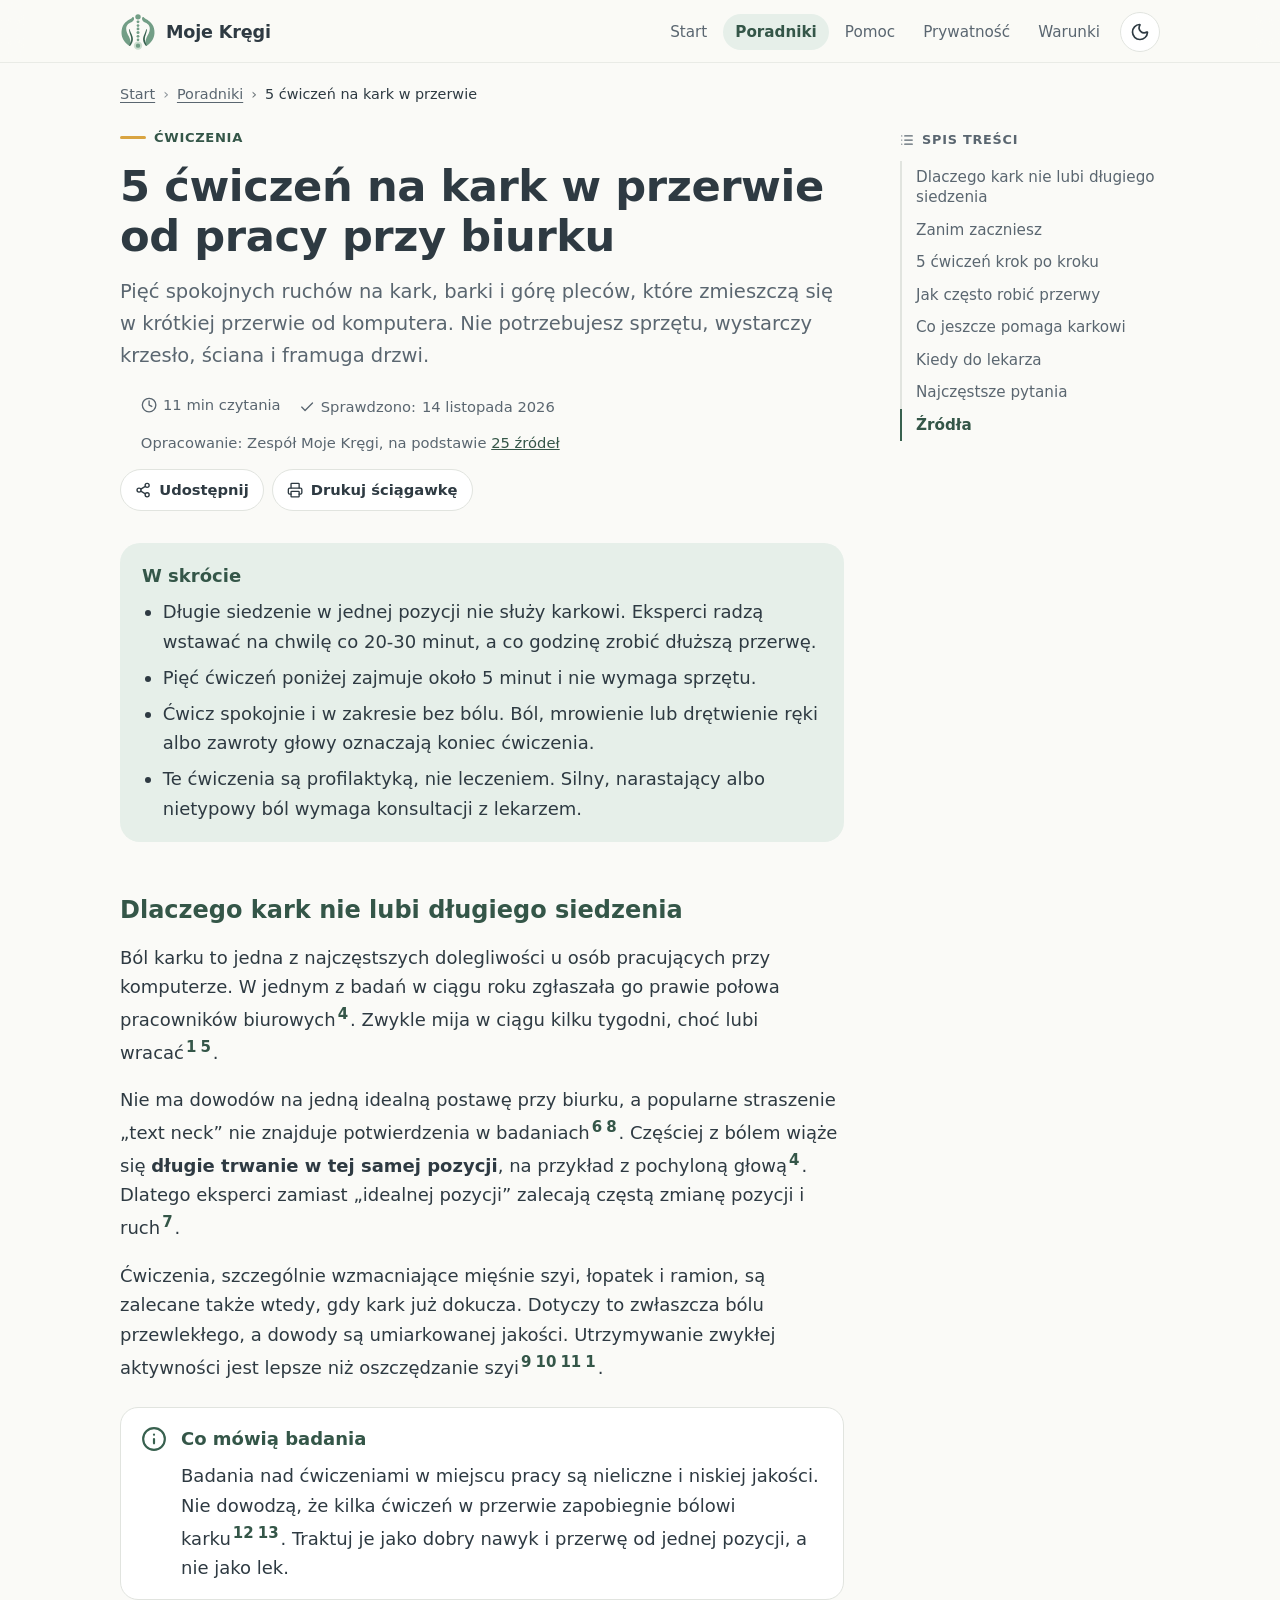
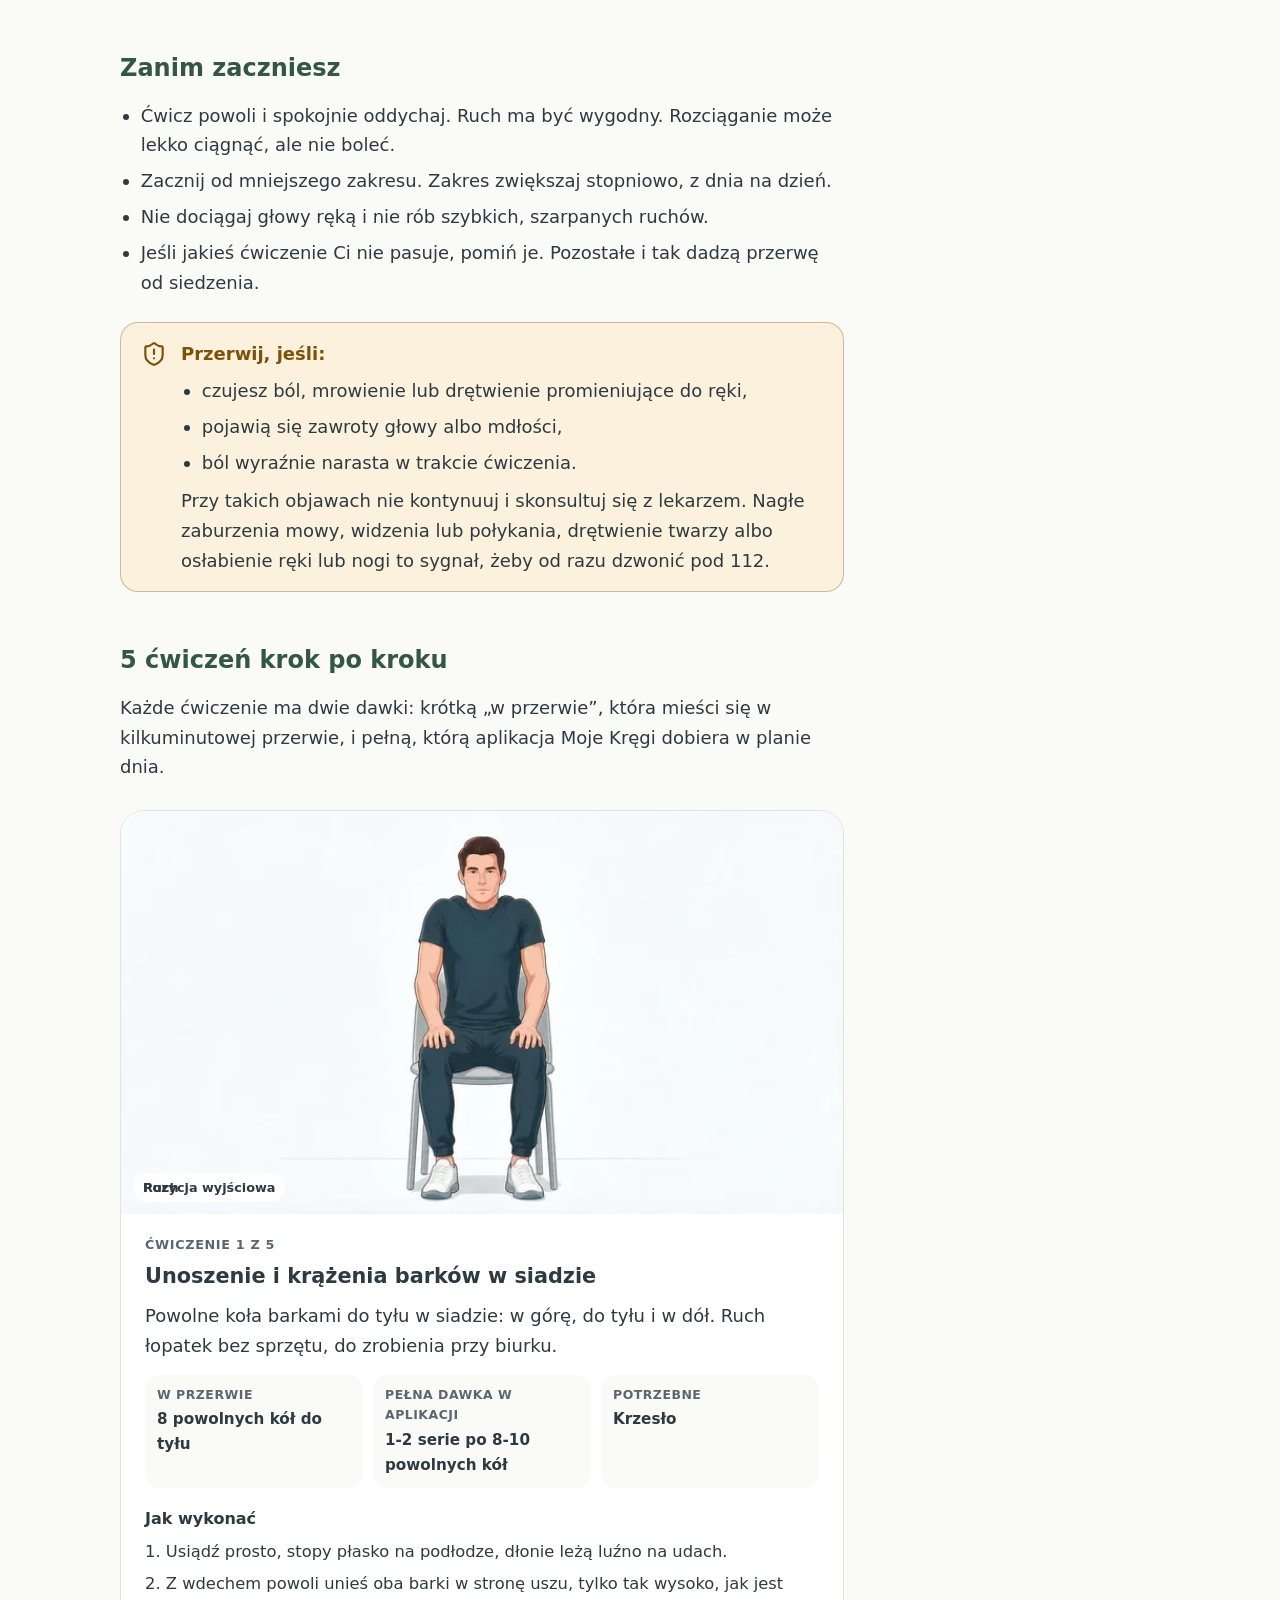
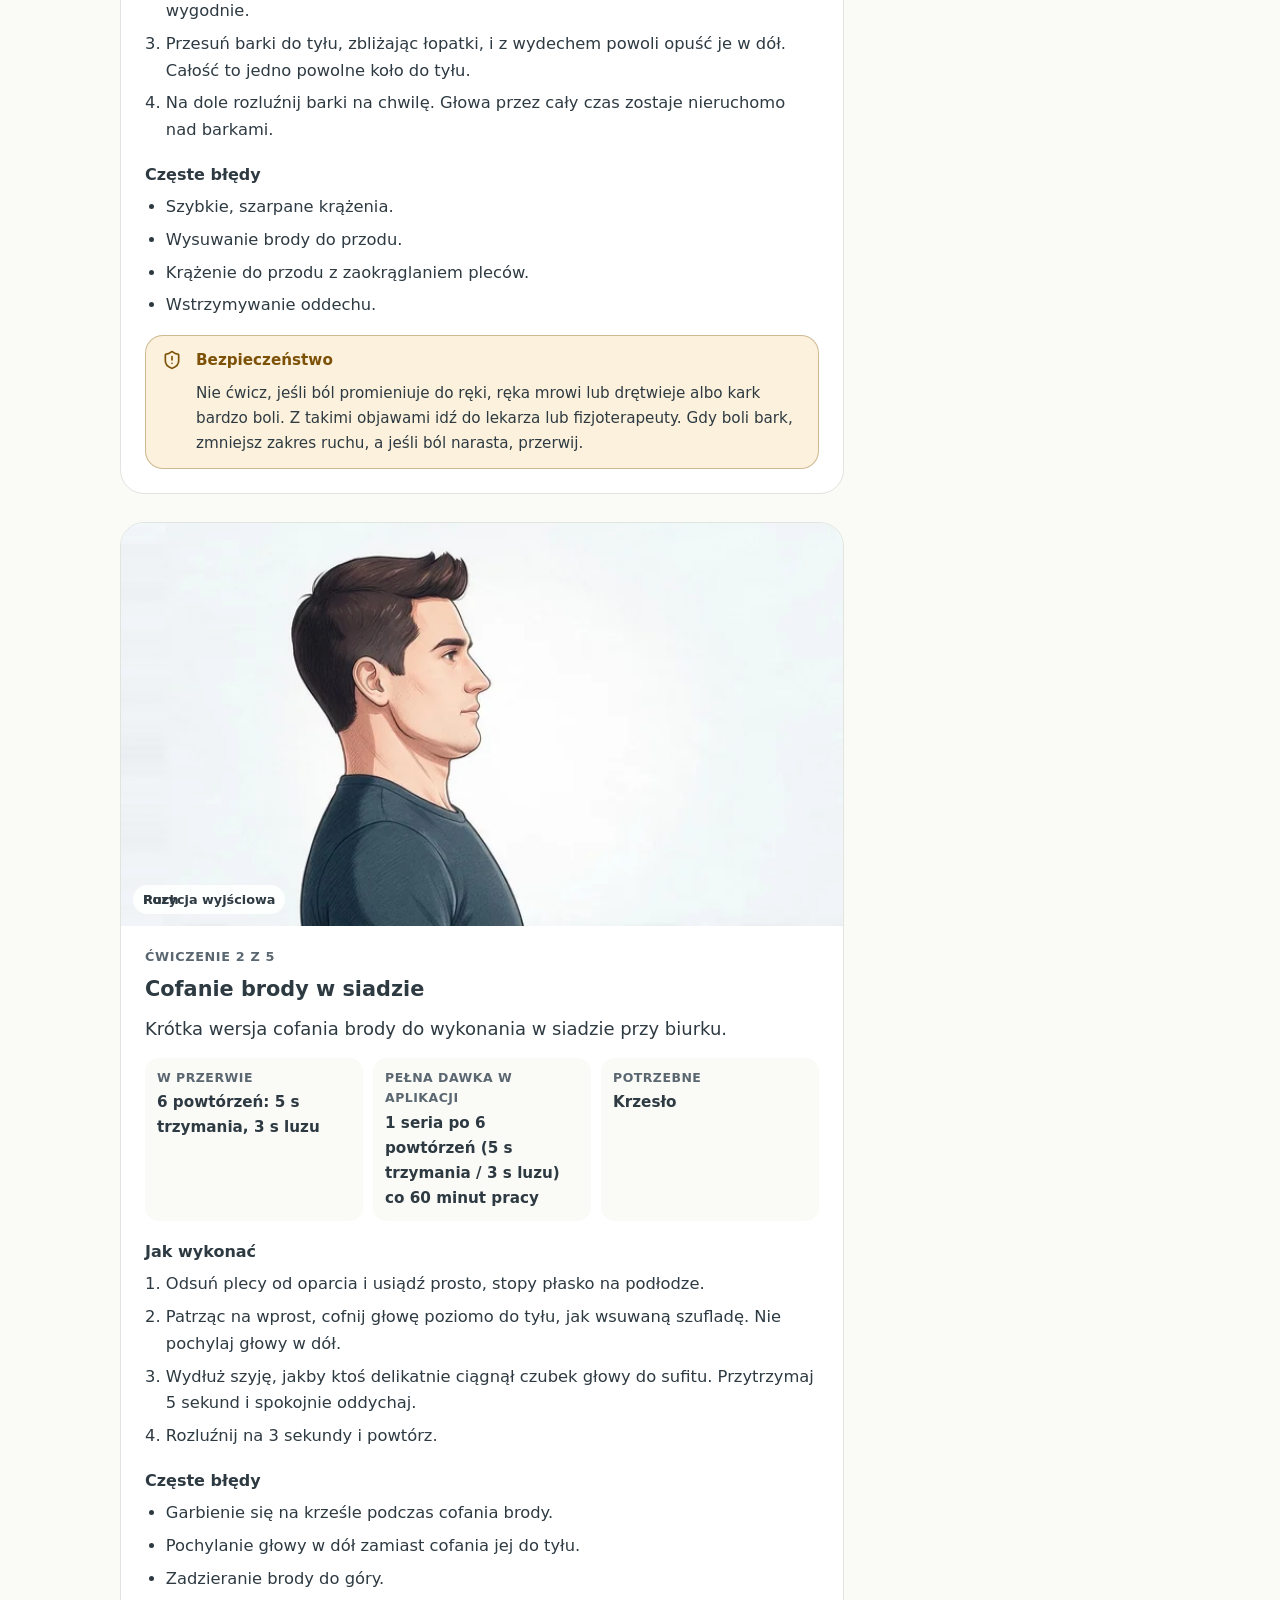
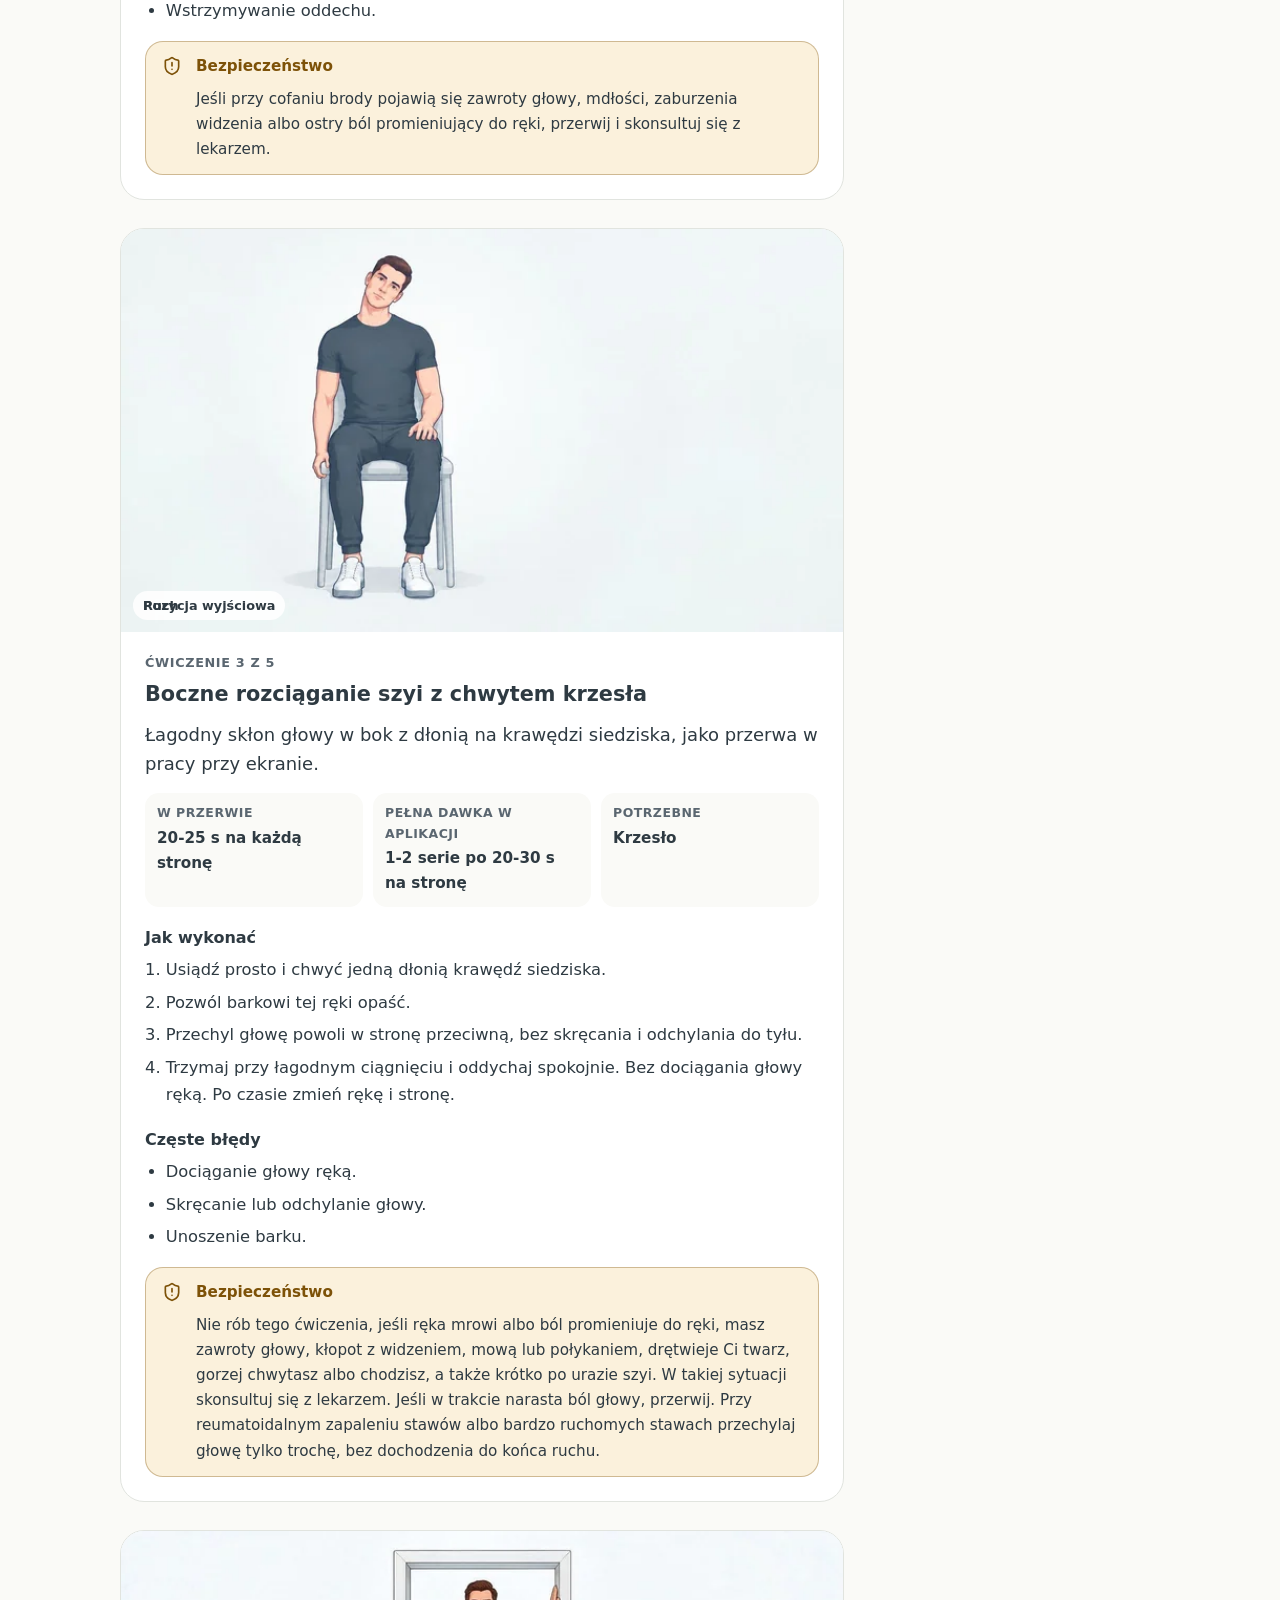
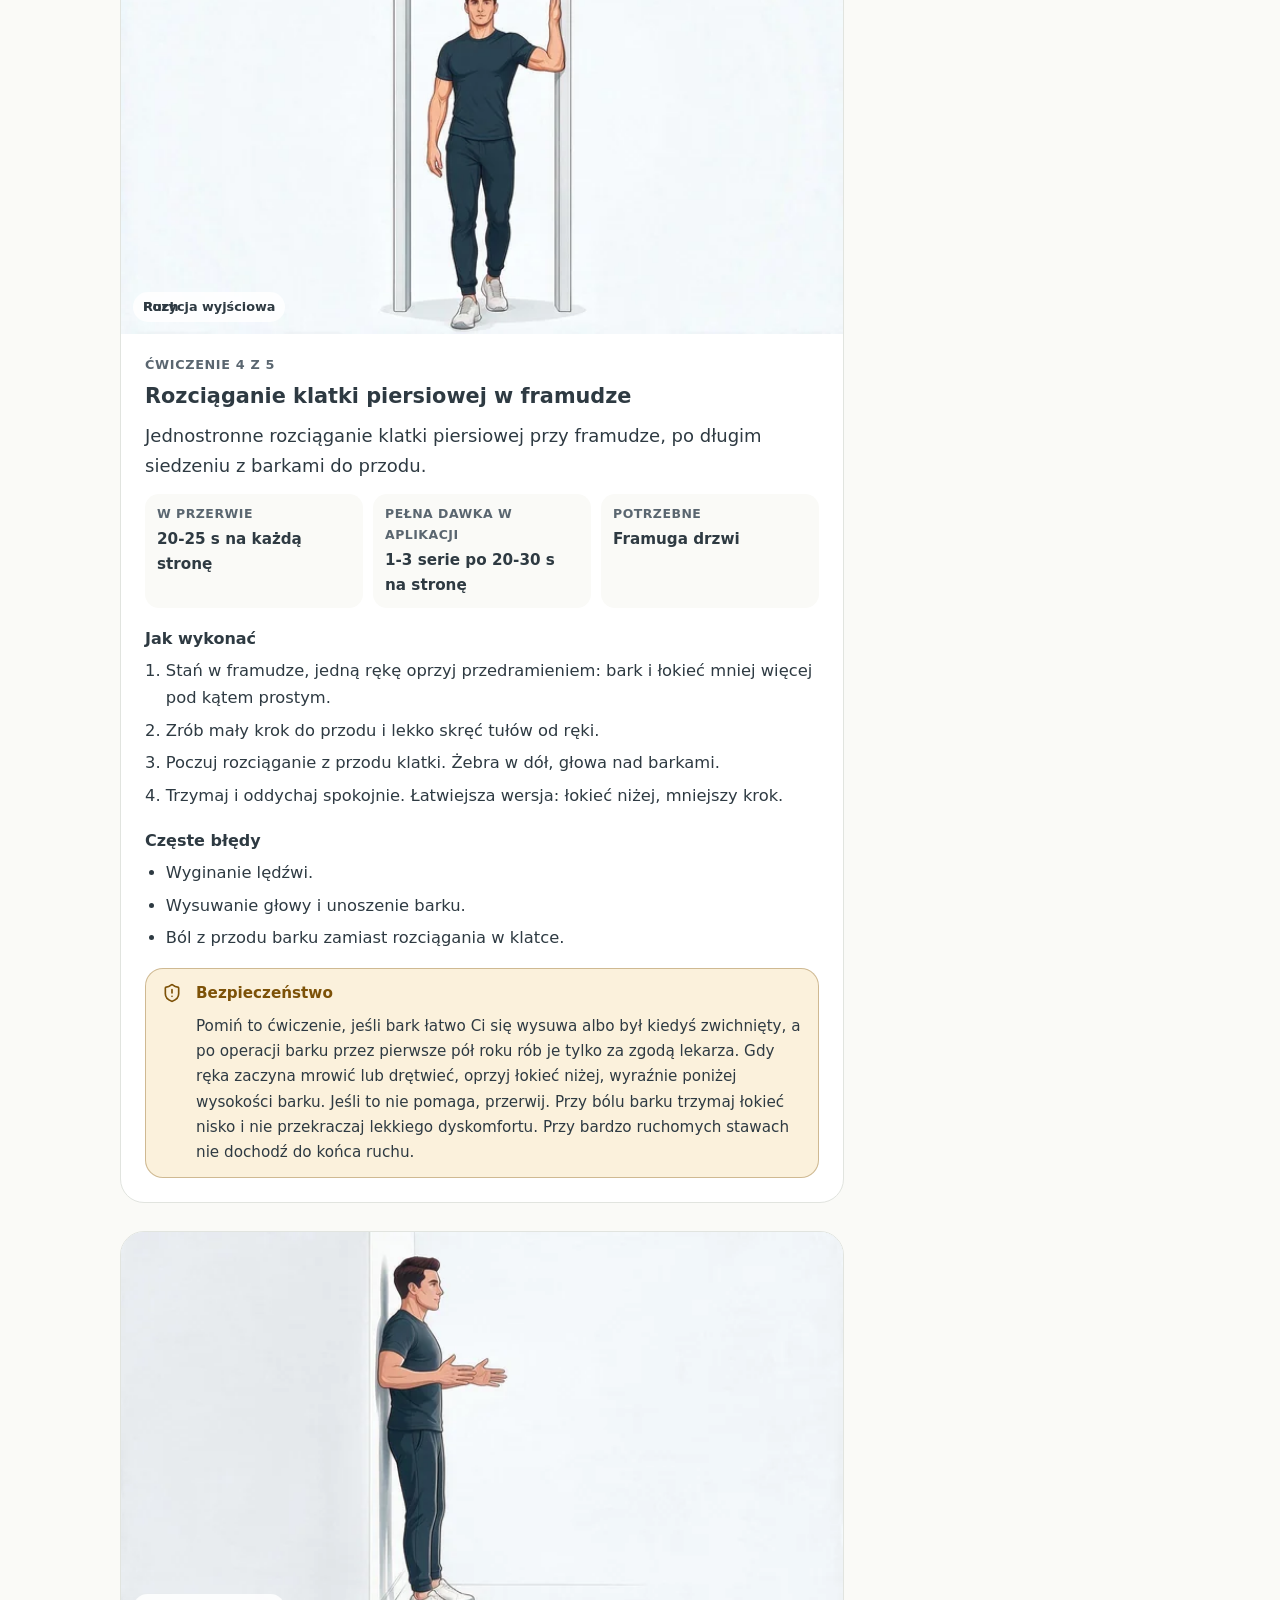
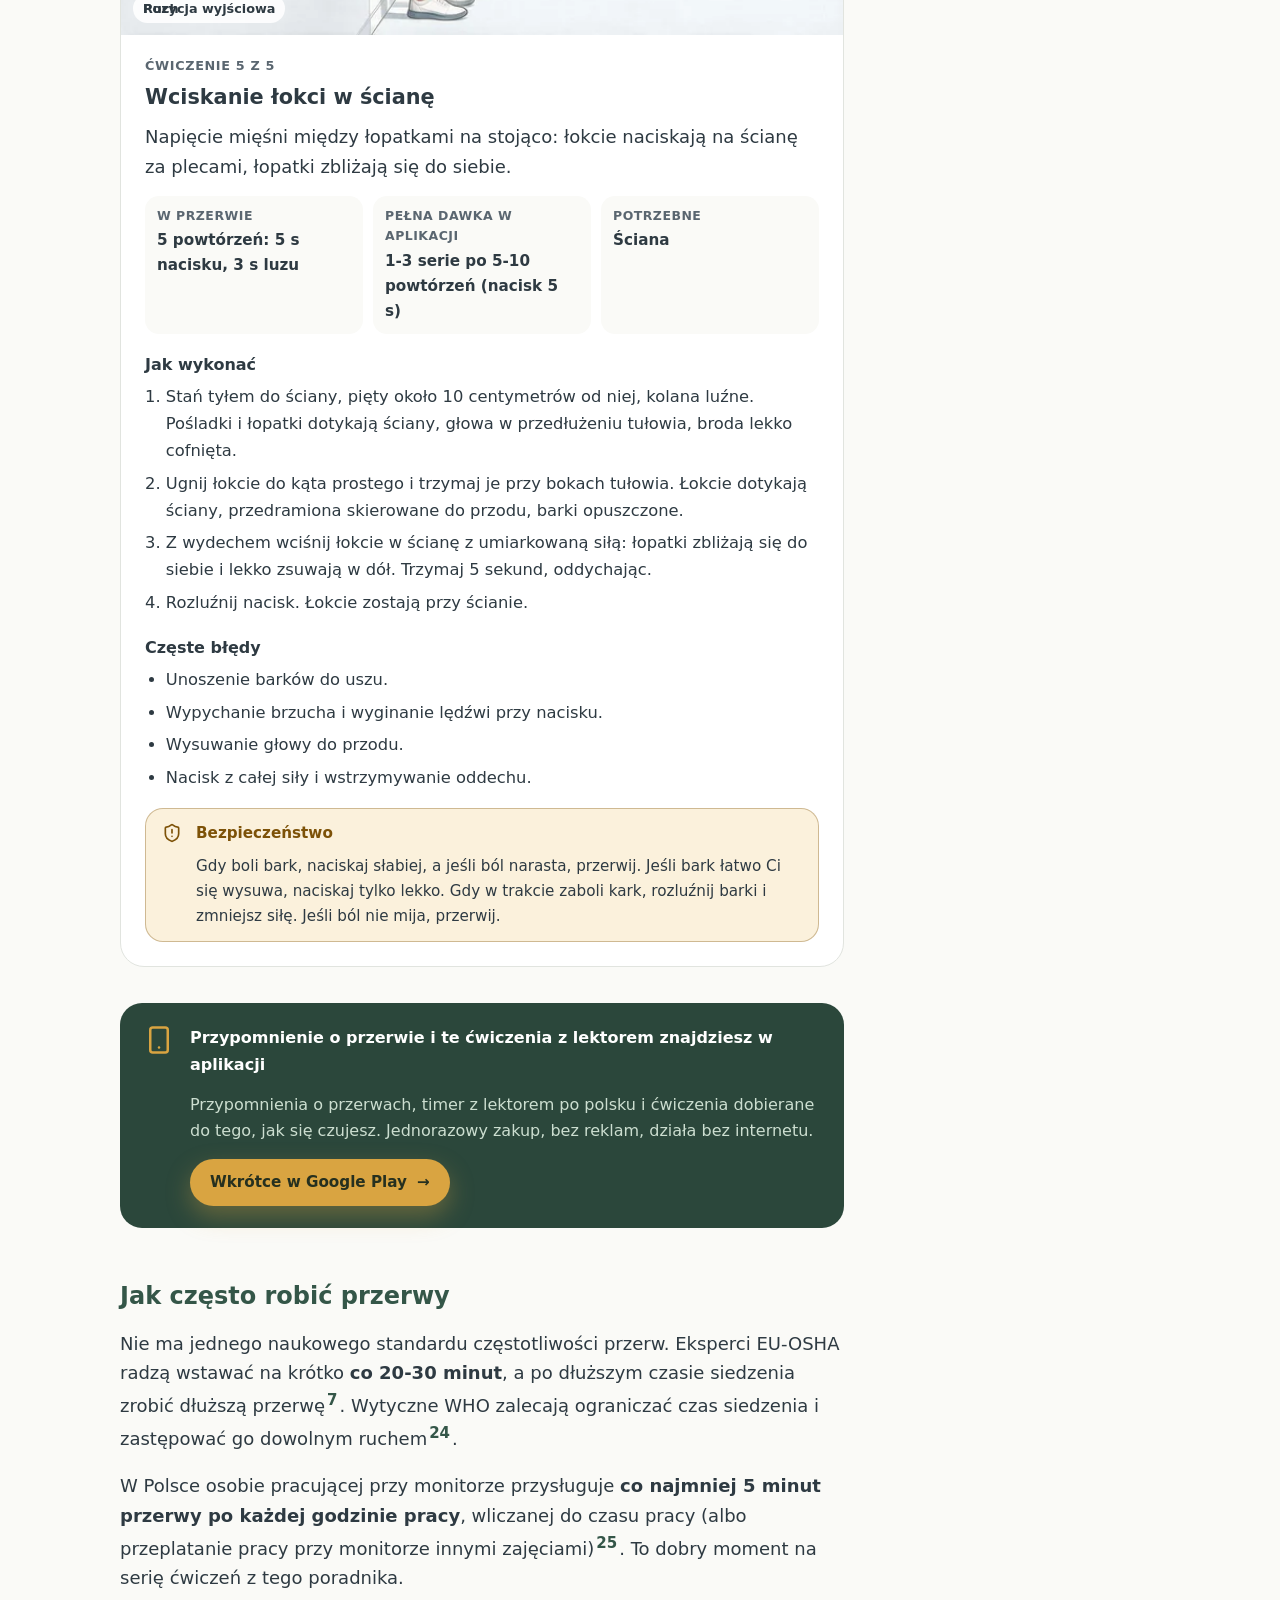
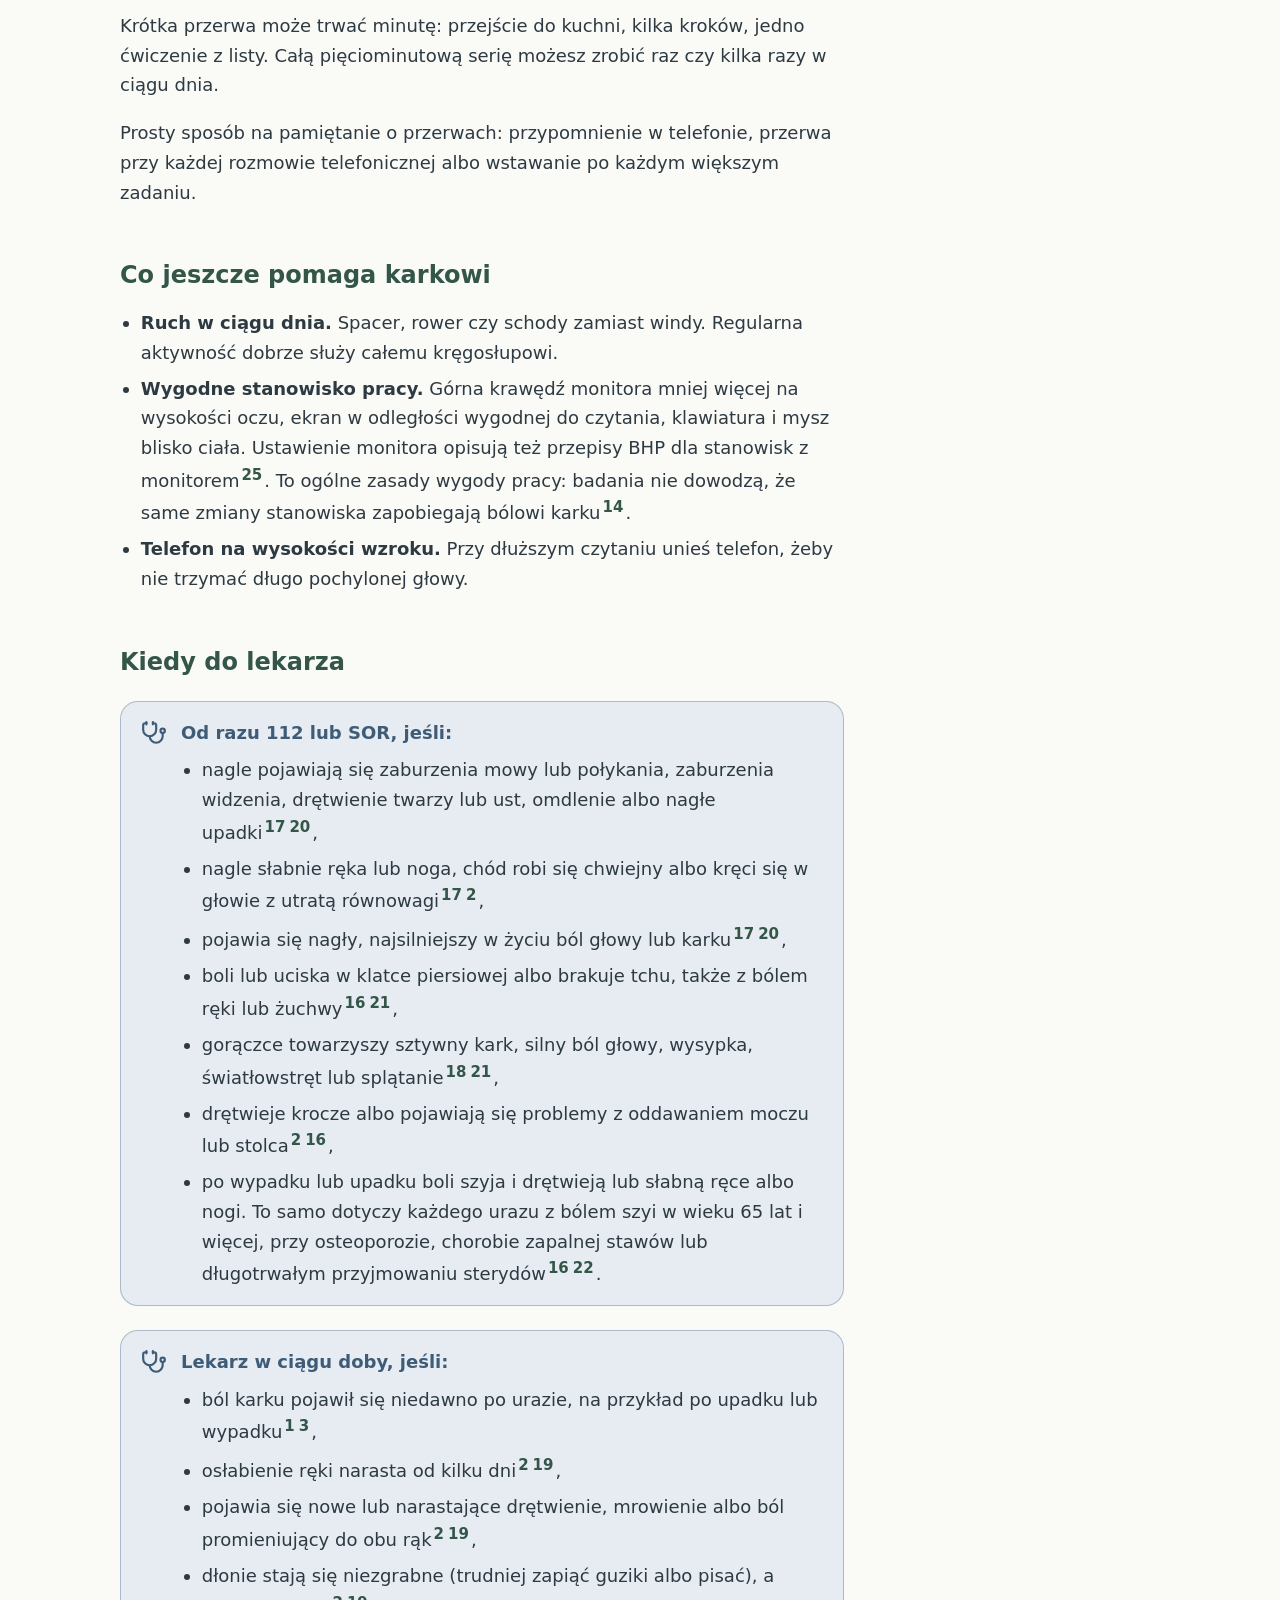
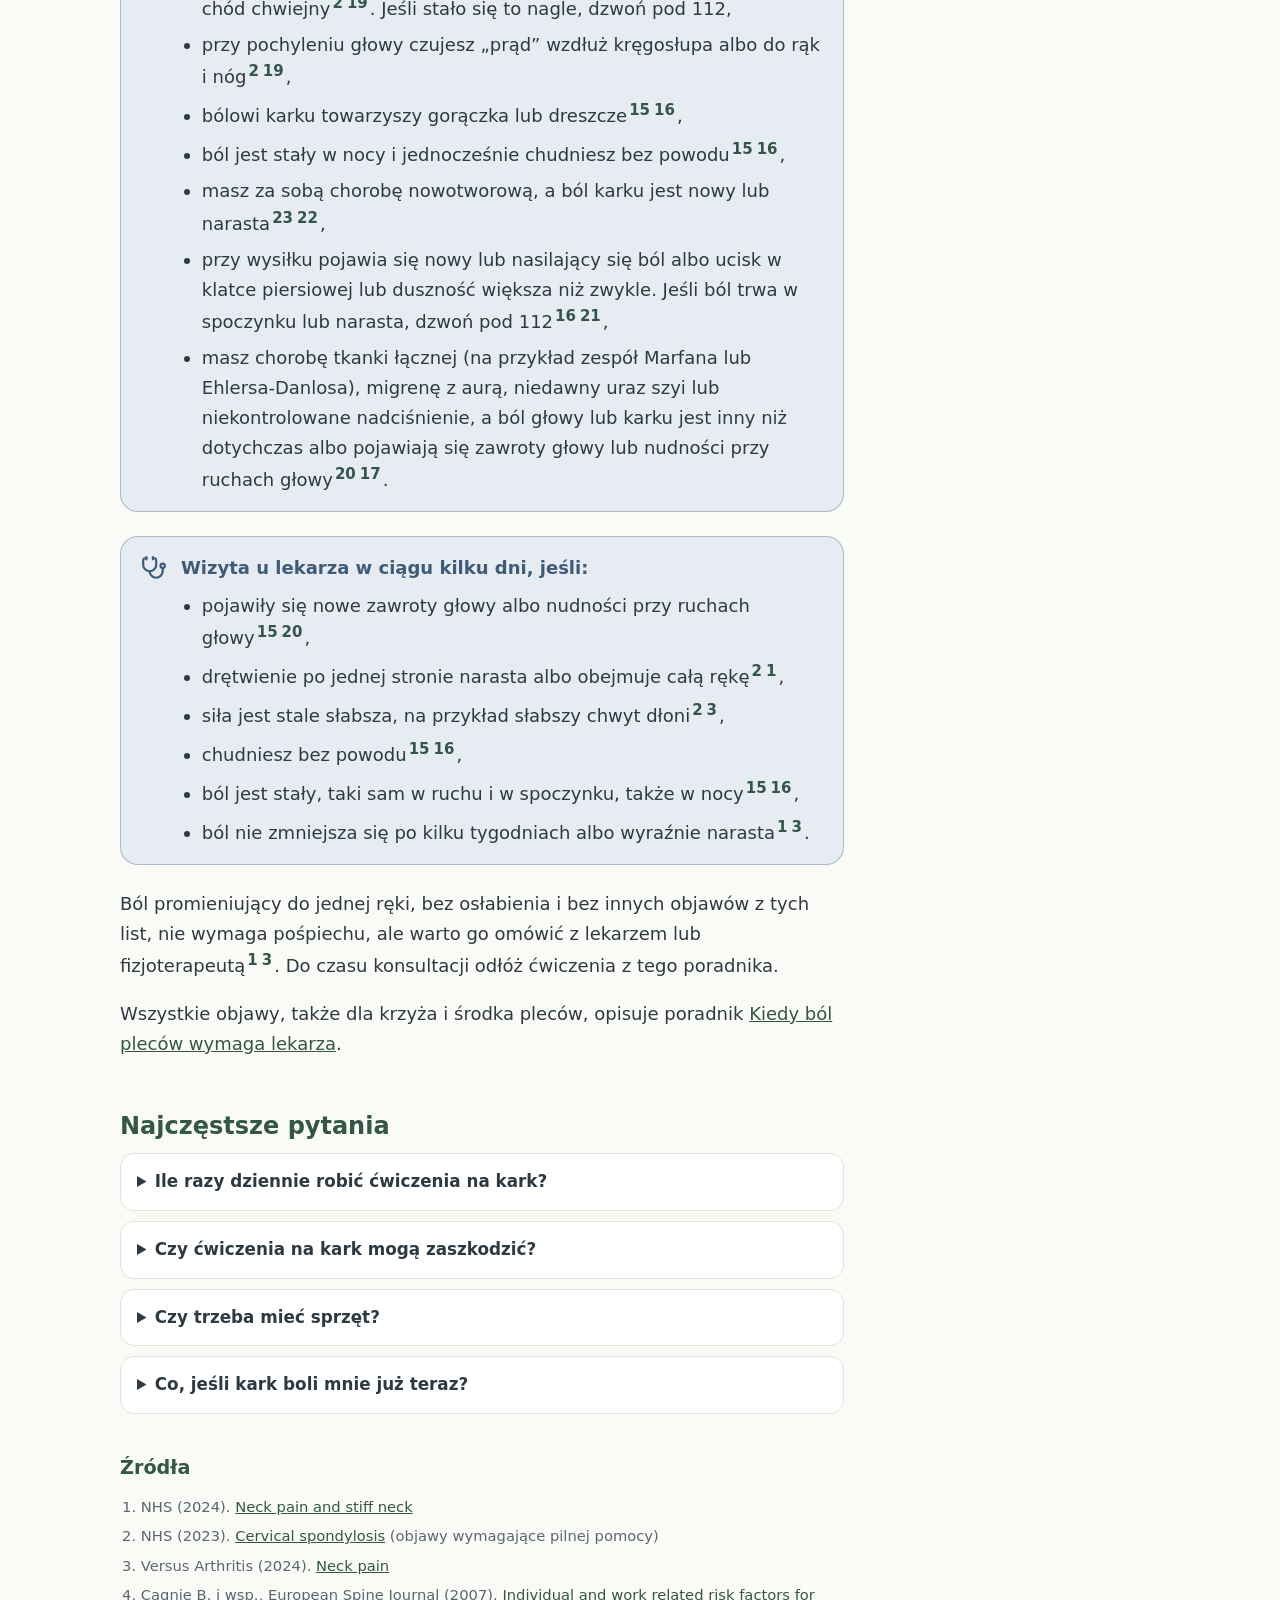
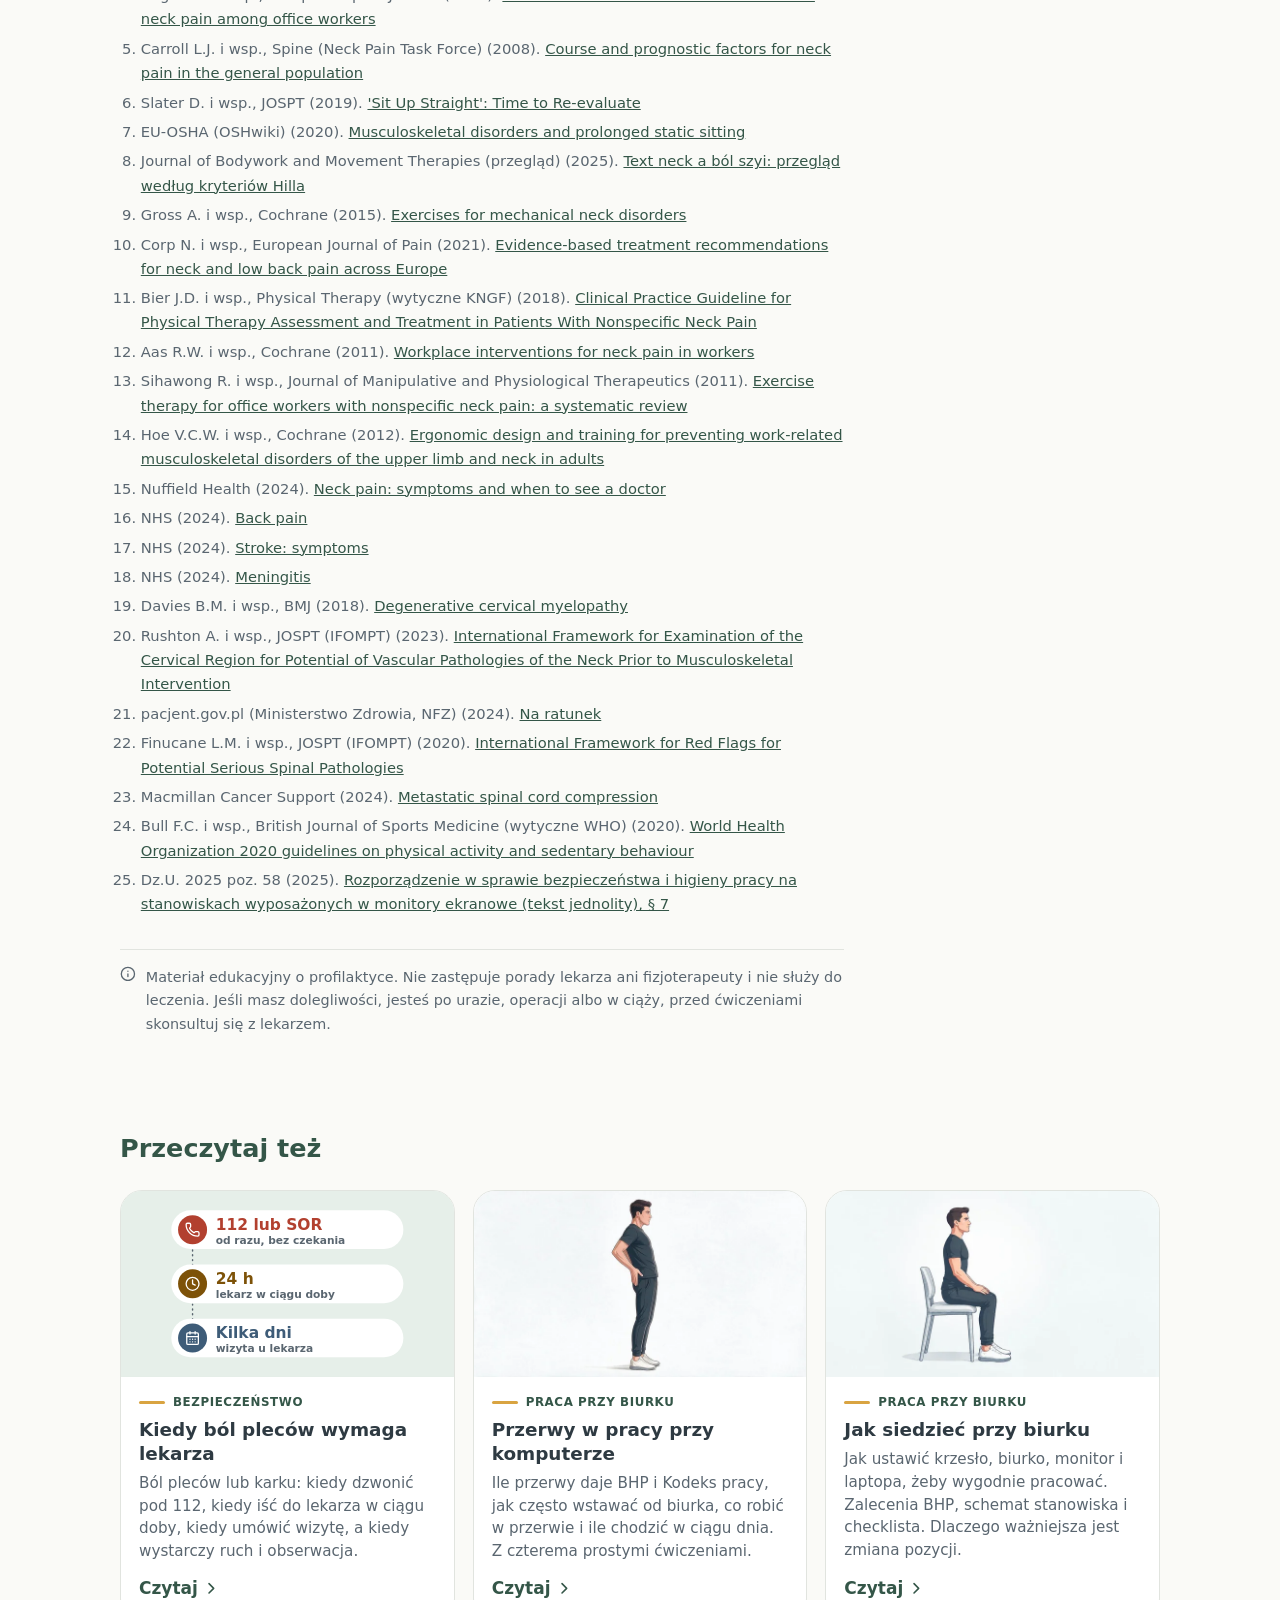
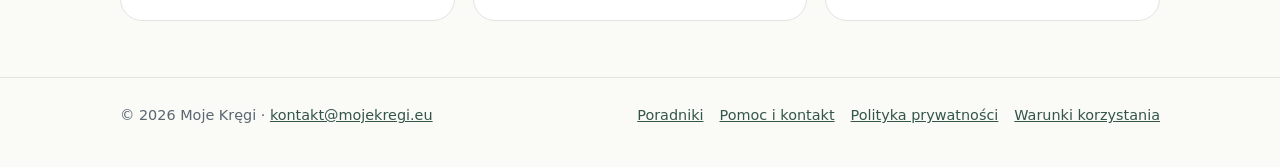
<file: poradniki/cwiczenia-na-kark-przy-biurku/index.html>
<!doctype html>
<html lang="pl">
<head>
<meta charset="utf-8">
<meta name="viewport" content="width=device-width, initial-scale=1">
<script>try{var t=localStorage.getItem('mk-theme');if(t==='dark'||t==='light')document.documentElement.dataset.theme=t}catch(e){}</script>
<title>Ćwiczenia na kark przy biurku: 5 ruchów na 5 minut</title>
<meta name="description" content="Pięć prostych ćwiczeń na kark i barki do zrobienia przy biurku w 5 minut. Z animacjami i opisem krok po kroku. Jak ćwiczyć bezpiecznie i kiedy iść do lekarza.">
<meta name="theme-color" content="#38614F">
<link rel="canonical" href="https://mojekregi.eu/poradniki/cwiczenia-na-kark-przy-biurku/">
<meta property="og:type" content="article">
<meta property="og:locale" content="pl_PL">
<meta property="og:site_name" content="Moje Kręgi">
<meta property="og:title" content="Ćwiczenia na kark przy biurku: 5 ruchów na 5 minut">
<meta property="og:description" content="Pięć prostych ćwiczeń na kark i barki do zrobienia przy biurku w 5 minut. Z animacjami i opisem krok po kroku. Jak ćwiczyć bezpiecznie i kiedy iść do lekarza.">
<meta property="og:url" content="https://mojekregi.eu/poradniki/cwiczenia-na-kark-przy-biurku/">
<meta property="og:image" content="https://mojekregi.eu/img/grafika-promocyjna.png">
<meta property="og:image:width" content="1024">
<meta property="og:image:height" content="500">
<meta property="og:image:alt" content="Moje Kręgi: ćwiczenia na kręgosłup z polskim lektorem">
<meta name="twitter:card" content="summary_large_image">
<link rel="icon" href="../../img/logo-mark.svg" type="image/svg+xml">
<link rel="icon" href="../../img/favicon-48.png" sizes="48x48" type="image/png">
<link rel="apple-touch-icon" href="../../img/apple-touch-icon.png">
<link rel="stylesheet" href="../../style.css">
<link rel="stylesheet" href="../../poradniki/poradniki.css">
<script src="../../theme.js" defer></script>
<script src="../../poradniki/poradniki.js" defer></script>
<script type="application/ld+json">{"@context":"https://schema.org","@type":"Article","headline":"5 ćwiczeń na kark w przerwie od pracy przy biurku","description":"Pięć prostych ćwiczeń na kark i barki do zrobienia przy biurku w 5 minut. Z animacjami i opisem krok po kroku. Jak ćwiczyć bezpiecznie i kiedy iść do lekarza.","inLanguage":"pl","datePublished":"2026-11-14","dateModified":"2026-11-14","author":{"@type":"Organization","name":"Zespół Moje Kręgi","url":"https://mojekregi.eu/"},"publisher":{"@type":"Organization","name":"Moje Kręgi","url":"https://mojekregi.eu/","logo":{"@type":"ImageObject","url":"https://mojekregi.eu/img/logo-mark.svg"}},"mainEntityOfPage":"https://mojekregi.eu/poradniki/cwiczenia-na-kark-przy-biurku/","image":["https://mojekregi.eu/poradniki/media/chin_tuck_zoom_work.webp","https://mojekregi.eu/img/grafika-promocyjna.png"],"citation":["https://www.nhs.uk/symptoms/neck-pain-and-stiff-neck/","https://www.nhs.uk/conditions/cervical-spondylosis/","https://versusarthritis.org/about-arthritis/conditions/neck-pain/","https://doi.org/10.1007/s00586-006-0269-7","https://doi.org/10.1097/brs.0b013e31816445be","https://doi.org/10.2519/jospt.2019.0610","https://oshwiki.osha.europa.eu/en/themes/musculoskeletal-disorders-and-prolonged-static-sitting","https://doi.org/10.1016/j.jbmt.2024.12.016","https://doi.org/10.1002/14651858.cd004250.pub5","https://doi.org/10.1002/ejp.1679","https://doi.org/10.1093/ptj/pzx118","https://doi.org/10.1002/14651858.cd008160.pub2","https://doi.org/10.1016/j.jmpt.2010.11.005","https://doi.org/10.1002/14651858.cd008570.pub2","https://www.nuffieldhealth.com/symptoms/neck-pain","https://www.nhs.uk/conditions/back-pain/","https://www.nhs.uk/conditions/stroke/symptoms/","https://www.nhs.uk/conditions/meningitis/","https://doi.org/10.1136/bmj.k186","https://doi.org/10.2519/jospt.2022.11147","https://pacjent.gov.pl/na-ratunek","https://doi.org/10.2519/jospt.2020.9971","https://www.macmillan.org.uk/cancer-information-and-support/impacts-of-cancer/metastatic-spinal-cord-compression","https://doi.org/10.1136/bjsports-2020-102955","https://api.sejm.gov.pl/eli/acts/DU/2025/58/text.pdf"]}</script>
<script type="application/ld+json">{"@context":"https://schema.org","@type":"BreadcrumbList","itemListElement":[{"@type":"ListItem","position":1,"name":"Start","item":"https://mojekregi.eu/"},{"@type":"ListItem","position":2,"name":"Poradniki","item":"https://mojekregi.eu/poradniki/"},{"@type":"ListItem","position":3,"name":"5 ćwiczeń na kark w przerwie","item":"https://mojekregi.eu/poradniki/cwiczenia-na-kark-przy-biurku/"}]}</script>
<script type="application/ld+json">{"@context":"https://schema.org","@type":"FAQPage","mainEntity":[{"@type":"Question","name":"Ile razy dziennie robić ćwiczenia na kark?","acceptedAnswer":{"@type":"Answer","text":"Eksperci radzą wstawać na chwilę co 20-30 minut, a co godzinę zrobić dłuższą przerwę. Całą serię pięciu ćwiczeń wystarczy zrobić raz lub dwa razy dziennie, a w pozostałych przerwach jedno lub dwa wybrane ćwiczenia."}},{"@type":"Question","name":"Czy ćwiczenia na kark mogą zaszkodzić?","acceptedAnswer":{"@type":"Answer","text":"Spokojne ćwiczenia w zakresie bez bólu są bezpieczne dla większości osób. Przerwij, jeśli czujesz ból, mrowienie lub drętwienie ręki albo zawroty głowy, i skonsultuj się z lekarzem. Po urazie, operacji kręgosłupa lub przy chorobach stawów najpierw porozmawiaj z lekarzem lub fizjoterapeutą."}},{"@type":"Question","name":"Czy trzeba mieć sprzęt?","acceptedAnswer":{"@type":"Answer","text":"Nie. Wystarczy krzesło bez kółek albo zablokowany fotel, kawałek wolnej ściany i framuga drzwi."}},{"@type":"Question","name":"Co, jeśli kark boli mnie już teraz?","acceptedAnswer":{"@type":"Answer","text":"Przy łagodnym bólu ruch zwykle pomaga bardziej niż unikanie go. Zacznij od mniejszego zakresu i pomiń ćwiczenia, które nasilają ból. Jeśli ból jest silny, promieniuje do ręki albo nie mija, skonsultuj się z lekarzem."}}]}</script>
</head>
<body>
<svg xmlns="http://www.w3.org/2000/svg" aria-hidden="true" style="position:absolute;width:0;height:0;overflow:hidden" fill="none" stroke="currentColor" stroke-width="2" stroke-linecap="round" stroke-linejoin="round"><symbol id="i-clock" viewBox="0 0 24 24"><path d="M12 6v6l4 2" /> <circle cx="12" cy="12" r="10" /></symbol><symbol id="i-share-2" viewBox="0 0 24 24"><circle cx="18" cy="5" r="3" /> <circle cx="6" cy="12" r="3" /> <circle cx="18" cy="19" r="3" /> <line x1="8.59" x2="15.42" y1="13.51" y2="17.49" /> <line x1="15.41" x2="8.59" y1="6.51" y2="10.49" /></symbol><symbol id="i-link" viewBox="0 0 24 24"><path d="M10 13a5 5 0 0 0 7.54.54l3-3a5 5 0 0 0-7.07-7.07l-1.72 1.71" /> <path d="M14 11a5 5 0 0 0-7.54-.54l-3 3a5 5 0 0 0 7.07 7.07l1.71-1.71" /></symbol><symbol id="i-list" viewBox="0 0 24 24"><path d="M3 5h.01" /> <path d="M3 12h.01" /> <path d="M3 19h.01" /> <path d="M8 5h13" /> <path d="M8 12h13" /> <path d="M8 19h13" /></symbol><symbol id="i-stethoscope" viewBox="0 0 24 24"><path d="M11 2v2" /> <path d="M5 2v2" /> <path d="M5 3H4a2 2 0 0 0-2 2v4a6 6 0 0 0 12 0V5a2 2 0 0 0-2-2h-1" /> <path d="M8 15a6 6 0 0 0 12 0v-3" /> <circle cx="20" cy="10" r="2" /></symbol><symbol id="i-shield-alert" viewBox="0 0 24 24"><path d="M20 13c0 5-3.5 7.5-7.66 8.95a1 1 0 0 1-.67-.01C7.5 20.5 4 18 4 13V6a1 1 0 0 1 1-1c2 0 4.5-1.2 6.24-2.72a1.17 1.17 0 0 1 1.52 0C14.51 3.81 17 5 19 5a1 1 0 0 1 1 1z" /> <path d="M12 8v4" /> <path d="M12 16h.01" /></symbol><symbol id="i-lightbulb" viewBox="0 0 24 24"><path d="M15 14c.2-1 .7-1.7 1.5-2.5 1-.9 1.5-2.2 1.5-3.5A6 6 0 0 0 6 8c0 1 .2 2.2 1.5 3.5.7.7 1.3 1.5 1.5 2.5" /> <path d="M9 18h6" /> <path d="M10 22h4" /></symbol><symbol id="i-info" viewBox="0 0 24 24"><circle cx="12" cy="12" r="10" /> <path d="M12 16v-4" /> <path d="M12 8h.01" /></symbol><symbol id="i-check" viewBox="0 0 24 24"><path d="M20 6 9 17l-5-5" /></symbol><symbol id="i-chevron-right" viewBox="0 0 24 24"><path d="m9 18 6-6-6-6" /></symbol><symbol id="i-arrow-up" viewBox="0 0 24 24"><path d="m5 12 7-7 7 7" /> <path d="M12 19V5" /></symbol><symbol id="i-printer" viewBox="0 0 24 24"><path d="M6 18H4a2 2 0 0 1-2-2v-5a2 2 0 0 1 2-2h16a2 2 0 0 1 2 2v5a2 2 0 0 1-2 2h-2" /> <path d="M6 9V3a1 1 0 0 1 1-1h10a1 1 0 0 1 1 1v6" /> <rect x="6" y="14" width="12" height="8" rx="1" /></symbol><symbol id="i-smartphone" viewBox="0 0 24 24"><rect width="14" height="20" x="5" y="2" rx="2" ry="2" /> <path d="M12 18h.01" /></symbol></svg>
<a class="skip" href="#tresc">Przejdź do treści</a>
<header class="top">
  <div class="wrap">
    <a class="brand" href="../../"><img src="../../img/logo-mark.svg" alt="" width="36" height="36">Moje Kręgi</a>
    <div class="top-end">
      <nav class="links" aria-label="Główna">
        <a href="../../">Start</a>
        <a href="../../poradniki/" aria-current="page">Poradniki</a>
        <a href="../../pomoc/">Pomoc</a>
        <a href="../../polityka-prywatnosci/">Prywatność</a>
        <a href="../../warunki/">Warunki</a>
      </nav>
      <button type="button" class="theme-toggle" aria-label="Przełącz jasny lub ciemny motyw"><svg class="ico-moon" fill="none" stroke="currentColor" stroke-width="2" stroke-linecap="round" stroke-linejoin="round" viewBox="0 0 24 24" aria-hidden="true"><path d="M20.985 12.486a9 9 0 1 1-9.473-9.472c.405-.022.617.46.402.803a6 6 0 0 0 8.268 8.268c.344-.215.825-.004.803.401"/></svg><svg class="ico-sun" fill="none" stroke="currentColor" stroke-width="2" stroke-linecap="round" stroke-linejoin="round" viewBox="0 0 24 24" aria-hidden="true"><circle cx="12" cy="12" r="4"/><path d="M12 2v2M12 20v2M4.93 4.93l1.41 1.41M17.66 17.66l1.41 1.41M2 12h2m16 0h2M6.34 17.66l-1.41 1.41M19.07 4.93l-1.41 1.41"/></svg></button>
    </div>
  </div>
  <div class="progress" aria-hidden="true"></div>
</header>
<main id="tresc" class="guide">
  <div class="wrap">
    <nav class="crumbs" aria-label="Okruszki"><ol><li><a href="../../">Start</a></li><li><a href="../">Poradniki</a></li><li aria-current="page">5 ćwiczeń na kark w przerwie</li></ol></nav>
  </div>
  <div class="wrap guide-grid">
    <article class="prose" aria-labelledby="tytul">
      <header class="guide-head">
        <p class="eyebrow">Ćwiczenia</p>
        <h1 id="tytul">5 ćwiczeń na kark w przerwie od pracy przy biurku</h1>
        <p class="lead">Pięć spokojnych ruchów na kark, barki i górę pleców, które zmieszczą się w krótkiej przerwie od komputera. Nie potrzebujesz sprzętu, wystarczy krzesło, ściana i framuga drzwi.</p>
        <ul class="meta-row">
          <li><svg class="i" aria-hidden="true"><use href="#i-clock"/></svg>11 min czytania</li>
          <li><svg class="i" aria-hidden="true"><use href="#i-check"/></svg>Sprawdzono: <time datetime="2026-11-14">14 listopada 2026</time></li>
          <li>Opracowanie: Zespół Moje Kręgi, na podstawie <a href="#zrodla">25 źródeł</a></li>
        </ul>
        <div class="head-actions">
          <button type="button" class="chip" data-act="share"><svg class="i" aria-hidden="true"><use href="#i-share-2"/></svg><span>Udostępnij</span></button>
          <button type="button" class="chip" data-act="print"><svg class="i" aria-hidden="true"><use href="#i-printer"/></svg><span>Drukuj ściągawkę</span></button>
        </div>
      </header>
      <aside class="tldr" aria-labelledby="w-skrocie"><p class="tldr-title" id="w-skrocie">W skrócie</p><ul><li>Długie siedzenie w jednej pozycji nie służy karkowi. Eksperci radzą wstawać na chwilę co 20-30 minut, a co godzinę zrobić dłuższą przerwę.</li><li>Pięć ćwiczeń poniżej zajmuje około 5 minut i nie wymaga sprzętu.</li><li>Ćwicz spokojnie i w zakresie bez bólu. Ból, mrowienie lub drętwienie ręki albo zawroty głowy oznaczają koniec ćwiczenia.</li><li>Te ćwiczenia są profilaktyką, nie leczeniem. Silny, narastający albo nietypowy ból wymaga konsultacji z lekarzem.</li></ul></aside>
<h2 id="dlaczego-kark-nie-lubi-dlugiego-siedzenia">Dlaczego kark nie lubi długiego siedzenia<a class="anchor" href="#dlaczego-kark-nie-lubi-dlugiego-siedzenia" aria-label="Link do sekcji: Dlaczego kark nie lubi długiego siedzenia"><svg class="i" aria-hidden="true"><use href="#i-link"/></svg></a></h2>
<p>Ból karku to jedna z najczęstszych dolegliwości u osób pracujących przy komputerze. W jednym z badań w ciągu roku zgłaszała go prawie połowa pracowników biurowych<sup class="cite"><a href="#zrodlo-cagnie" aria-label="Źródło 4">4</a></sup>. Zwykle mija w ciągu kilku tygodni, choć lubi wracać<sup class="cite"><a href="#zrodlo-nhs-neck" aria-label="Źródło 1">1</a></sup><sup class="cite"><a href="#zrodlo-carroll" aria-label="Źródło 5">5</a></sup>.</p>
<p>Nie ma dowodów na jedną idealną postawę przy biurku, a popularne straszenie „text neck” nie znajduje potwierdzenia w badaniach<sup class="cite"><a href="#zrodlo-slater" aria-label="Źródło 6">6</a></sup><sup class="cite"><a href="#zrodlo-textneck" aria-label="Źródło 8">8</a></sup>. Częściej z bólem wiąże się <strong>długie trwanie w tej samej pozycji</strong>, na przykład z pochyloną głową<sup class="cite"><a href="#zrodlo-cagnie" aria-label="Źródło 4">4</a></sup>. Dlatego eksperci zamiast „idealnej pozycji” zalecają częstą zmianę pozycji i ruch<sup class="cite"><a href="#zrodlo-oshwiki" aria-label="Źródło 7">7</a></sup>.</p>
<p>Ćwiczenia, szczególnie wzmacniające mięśnie szyi, łopatek i ramion, są zalecane także wtedy, gdy kark już dokucza. Dotyczy to zwłaszcza bólu przewlekłego, a dowody są umiarkowanej jakości. Utrzymywanie zwykłej aktywności jest lepsze niż oszczędzanie szyi<sup class="cite"><a href="#zrodlo-cochrane-ex" aria-label="Źródło 9">9</a></sup><sup class="cite"><a href="#zrodlo-corp" aria-label="Źródło 10">10</a></sup><sup class="cite"><a href="#zrodlo-kngf" aria-label="Źródło 11">11</a></sup><sup class="cite"><a href="#zrodlo-nhs-neck" aria-label="Źródło 1">1</a></sup>.</p>
<aside class="callout callout--note"><svg class="i" aria-hidden="true"><use href="#i-info"/></svg><div><p class="callout-title">Co mówią badania</p><p>Badania nad ćwiczeniami w miejscu pracy są nieliczne i niskiej jakości. Nie dowodzą, że kilka ćwiczeń w przerwie zapobiegnie bólowi karku<sup class="cite"><a href="#zrodlo-aas" aria-label="Źródło 12">12</a></sup><sup class="cite"><a href="#zrodlo-sihawong" aria-label="Źródło 13">13</a></sup>. Traktuj je jako dobry nawyk i przerwę od jednej pozycji, a nie jako lek.</p></div></aside>
<h2 id="zanim-zaczniesz">Zanim zaczniesz<a class="anchor" href="#zanim-zaczniesz" aria-label="Link do sekcji: Zanim zaczniesz"><svg class="i" aria-hidden="true"><use href="#i-link"/></svg></a></h2>
<ul><li>Ćwicz powoli i spokojnie oddychaj. Ruch ma być wygodny. Rozciąganie może lekko ciągnąć, ale nie boleć.</li><li>Zacznij od mniejszego zakresu. Zakres zwiększaj stopniowo, z dnia na dzień.</li><li>Nie dociągaj głowy ręką i nie rób szybkich, szarpanych ruchów.</li><li>Jeśli jakieś ćwiczenie Ci nie pasuje, pomiń je. Pozostałe i tak dadzą przerwę od siedzenia.</li></ul>
<aside class="callout callout--warn"><svg class="i" aria-hidden="true"><use href="#i-shield-alert"/></svg><div><p class="callout-title">Przerwij, jeśli:</p><ul><li>czujesz ból, mrowienie lub drętwienie promieniujące do ręki,</li><li>pojawią się zawroty głowy albo mdłości,</li><li>ból wyraźnie narasta w trakcie ćwiczenia.</li></ul>
<p>Przy takich objawach nie kontynuuj i skonsultuj się z lekarzem. Nagłe zaburzenia mowy, widzenia lub połykania, drętwienie twarzy albo osłabienie ręki lub nogi to sygnał, żeby od razu dzwonić pod 112.</p></div></aside>
<h2 id="5-cwiczen-krok-po-kroku">5 ćwiczeń krok po kroku<a class="anchor" href="#5-cwiczen-krok-po-kroku" aria-label="Link do sekcji: 5 ćwiczeń krok po kroku"><svg class="i" aria-hidden="true"><use href="#i-link"/></svg></a></h2>
<p>Każde ćwiczenie ma dwie dawki: krótką „w przerwie”, która mieści się w kilkuminutowej przerwie, i pełną, którą aplikacja Moje Kręgi dobiera w planie dnia.</p>
<article class="ex" id="cwiczenie-1" aria-labelledby="cwiczenie-1-t">
  <div class="ex-media">
    <figure class="ex-anim">
      <img class="f-start" src="../media/seated_shoulder_rolls_start.webp" srcset="../media/seated_shoulder_rolls_start-m.webp 688w, ../media/seated_shoulder_rolls_start.webp 1376w" sizes="(max-width: 760px) 100vw, 640px" width="1376" height="768" alt="Unoszenie i krążenia barków w siadzie, pozycja wyjściowa: osoba siedzi prosto na krześle, dłonie luźno na udach" loading="lazy" decoding="async">
      <img class="f-work" src="../media/seated_shoulder_rolls_work.webp" srcset="../media/seated_shoulder_rolls_work-m.webp 688w, ../media/seated_shoulder_rolls_work.webp 1376w" sizes="(max-width: 760px) 100vw, 640px" width="1376" height="768" alt="Unoszenie i krążenia barków w siadzie, ruch: barki uniesione w stronę uszu i cofnięte, głowa nieruchomo nad barkami" loading="lazy" decoding="async">
      <figcaption><span class="lbl-start">Pozycja wyjściowa</span><span class="lbl-work">Ruch</span></figcaption>
    </figure>
  </div>
  <div class="ex-body">
    <p class="ex-num">Ćwiczenie 1 z 5</p>
    <h3 id="cwiczenie-1-t">Unoszenie i krążenia barków w siadzie</h3>
    <p class="ex-sum">Powolne koła barkami do tyłu w siadzie: w górę, do tyłu i w dół. Ruch łopatek bez sprzętu, do zrobienia przy biurku.</p>
    <dl class="ex-facts">
      <div><dt>W przerwie</dt><dd>8 powolnych kół do tyłu</dd></div>
      <div><dt>Pełna dawka w aplikacji</dt><dd>1-2 serie po 8-10 powolnych kół</dd></div>
      <div><dt>Potrzebne</dt><dd>Krzesło</dd></div>
    </dl>
    <h4>Jak wykonać</h4>
    <ol class="ex-steps"><li>Usiądź prosto, stopy płasko na podłodze, dłonie leżą luźno na udach.</li><li>Z wdechem powoli unieś oba barki w stronę uszu, tylko tak wysoko, jak jest wygodnie.</li><li>Przesuń barki do tyłu, zbliżając łopatki, i z wydechem powoli opuść je w dół. Całość to jedno powolne koło do tyłu.</li><li>Na dole rozluźnij barki na chwilę. Głowa przez cały czas zostaje nieruchomo nad barkami.</li></ol>
    <h4>Częste błędy</h4>
    <ul class="ex-mistakes"><li>Szybkie, szarpane krążenia.</li><li>Wysuwanie brody do przodu.</li><li>Krążenie do przodu z zaokrąglaniem pleców.</li><li>Wstrzymywanie oddechu.</li></ul>
    <aside class="callout callout--warn callout--small"><svg class="i" aria-hidden="true"><use href="#i-shield-alert"/></svg><div><p class="callout-title">Bezpieczeństwo</p><p>Nie ćwicz, jeśli ból promieniuje do ręki, ręka mrowi lub drętwieje albo kark bardzo boli. Z takimi objawami idź do lekarza lub fizjoterapeuty. Gdy boli bark, zmniejsz zakres ruchu, a jeśli ból narasta, przerwij.</p></div></aside>
  </div>
</article>
<article class="ex" id="cwiczenie-2" aria-labelledby="cwiczenie-2-t">
  <div class="ex-media">
    <figure class="ex-anim">
      <img class="f-start" src="../media/chin_tuck_zoom_start.webp" srcset="../media/chin_tuck_zoom_start-m.webp 688w, ../media/chin_tuck_zoom_start.webp 1376w" sizes="(max-width: 760px) 100vw, 640px" width="1376" height="768" alt="Cofanie brody w siadzie, pozycja wyjściowa: zbliżenie głowy i szyi, wzrok na wprost, głowa w naturalnym ustawieniu" loading="lazy" decoding="async">
      <img class="f-work" src="../media/chin_tuck_zoom_work.webp" srcset="../media/chin_tuck_zoom_work-m.webp 688w, ../media/chin_tuck_zoom_work.webp 1376w" sizes="(max-width: 760px) 100vw, 640px" width="1376" height="768" alt="Cofanie brody w siadzie, ruch: broda cofnięta poziomo w tył, szyja wydłużona, wzrok nadal na wprost" loading="lazy" decoding="async">
      <figcaption><span class="lbl-start">Pozycja wyjściowa</span><span class="lbl-work">Ruch</span></figcaption>
    </figure>
  </div>
  <div class="ex-body">
    <p class="ex-num">Ćwiczenie 2 z 5</p>
    <h3 id="cwiczenie-2-t">Cofanie brody w siadzie</h3>
    <p class="ex-sum">Krótka wersja cofania brody do wykonania w siadzie przy biurku.</p>
    <dl class="ex-facts">
      <div><dt>W przerwie</dt><dd>6 powtórzeń: 5 s trzymania, 3 s luzu</dd></div>
      <div><dt>Pełna dawka w aplikacji</dt><dd>1 seria po 6 powtórzeń (5 s trzymania / 3 s luzu) co 60 minut pracy</dd></div>
      <div><dt>Potrzebne</dt><dd>Krzesło</dd></div>
    </dl>
    <h4>Jak wykonać</h4>
    <ol class="ex-steps"><li>Odsuń plecy od oparcia i usiądź prosto, stopy płasko na podłodze.</li><li>Patrząc na wprost, cofnij głowę poziomo do tyłu, jak wsuwaną szufladę. Nie pochylaj głowy w dół.</li><li>Wydłuż szyję, jakby ktoś delikatnie ciągnął czubek głowy do sufitu. Przytrzymaj 5 sekund i spokojnie oddychaj.</li><li>Rozluźnij na 3 sekundy i powtórz.</li></ol>
    <h4>Częste błędy</h4>
    <ul class="ex-mistakes"><li>Garbienie się na krześle podczas cofania brody.</li><li>Pochylanie głowy w dół zamiast cofania jej do tyłu.</li><li>Zadzieranie brody do góry.</li><li>Wstrzymywanie oddechu.</li></ul>
    <aside class="callout callout--warn callout--small"><svg class="i" aria-hidden="true"><use href="#i-shield-alert"/></svg><div><p class="callout-title">Bezpieczeństwo</p><p>Jeśli przy cofaniu brody pojawią się zawroty głowy, mdłości, zaburzenia widzenia albo ostry ból promieniujący do ręki, przerwij i skonsultuj się z lekarzem.</p></div></aside>
  </div>
</article>
<article class="ex" id="cwiczenie-3" aria-labelledby="cwiczenie-3-t">
  <div class="ex-media">
    <figure class="ex-anim">
      <img class="f-start" src="../media/chair_upper_trap_stretch_start.webp" srcset="../media/chair_upper_trap_stretch_start-m.webp 688w, ../media/chair_upper_trap_stretch_start.webp 1376w" sizes="(max-width: 760px) 100vw, 640px" width="1376" height="768" alt="Boczne rozciąganie szyi z chwytem krzesła, pozycja wyjściowa: osoba siedzi prosto, prawa dłoń trzyma krawędź siedziska" loading="lazy" decoding="async">
      <img class="f-work" src="../media/chair_upper_trap_stretch_work.webp" srcset="../media/chair_upper_trap_stretch_work-m.webp 688w, ../media/chair_upper_trap_stretch_work.webp 1376w" sizes="(max-width: 760px) 100vw, 640px" width="1376" height="768" alt="Boczne rozciąganie szyi z chwytem krzesła, ruch: głowa łagodnie przechylona w lewo, prawy bark opuszczony, prawa dłoń trzyma siedzisko" loading="lazy" decoding="async">
      <figcaption><span class="lbl-start">Pozycja wyjściowa</span><span class="lbl-work">Ruch</span></figcaption>
    </figure>
  </div>
  <div class="ex-body">
    <p class="ex-num">Ćwiczenie 3 z 5</p>
    <h3 id="cwiczenie-3-t">Boczne rozciąganie szyi z chwytem krzesła</h3>
    <p class="ex-sum">Łagodny skłon głowy w bok z dłonią na krawędzi siedziska, jako przerwa w pracy przy ekranie.</p>
    <dl class="ex-facts">
      <div><dt>W przerwie</dt><dd>20-25 s na każdą stronę</dd></div>
      <div><dt>Pełna dawka w aplikacji</dt><dd>1-2 serie po 20-30 s na stronę</dd></div>
      <div><dt>Potrzebne</dt><dd>Krzesło</dd></div>
    </dl>
    <h4>Jak wykonać</h4>
    <ol class="ex-steps"><li>Usiądź prosto i chwyć jedną dłonią krawędź siedziska.</li><li>Pozwól barkowi tej ręki opaść.</li><li>Przechyl głowę powoli w stronę przeciwną, bez skręcania i odchylania do tyłu.</li><li>Trzymaj przy łagodnym ciągnięciu i oddychaj spokojnie. Bez dociągania głowy ręką. Po czasie zmień rękę i stronę.</li></ol>
    <h4>Częste błędy</h4>
    <ul class="ex-mistakes"><li>Dociąganie głowy ręką.</li><li>Skręcanie lub odchylanie głowy.</li><li>Unoszenie barku.</li></ul>
    <aside class="callout callout--warn callout--small"><svg class="i" aria-hidden="true"><use href="#i-shield-alert"/></svg><div><p class="callout-title">Bezpieczeństwo</p><p>Nie rób tego ćwiczenia, jeśli ręka mrowi albo ból promieniuje do ręki, masz zawroty głowy, kłopot z widzeniem, mową lub połykaniem, drętwieje Ci twarz, gorzej chwytasz albo chodzisz, a także krótko po urazie szyi. W takiej sytuacji skonsultuj się z lekarzem. Jeśli w trakcie narasta ból głowy, przerwij. Przy reumatoidalnym zapaleniu stawów albo bardzo ruchomych stawach przechylaj głowę tylko trochę, bez dochodzenia do końca ruchu.</p></div></aside>
  </div>
</article>
<article class="ex" id="cwiczenie-4" aria-labelledby="cwiczenie-4-t">
  <div class="ex-media">
    <figure class="ex-anim">
      <img class="f-start" src="../media/doorway_pec_stretch_b_start.webp" srcset="../media/doorway_pec_stretch_b_start-m.webp 688w, ../media/doorway_pec_stretch_b_start.webp 1376w" sizes="(max-width: 760px) 100vw, 640px" width="1376" height="768" alt="Rozciąganie klatki piersiowej w framudze, pozycja wyjściowa: osoba stoi w framudze, lewe przedramię oparte o framugę, łokieć i bark pod kątem prostym" loading="lazy" decoding="async">
      <img class="f-work" src="../media/doorway_pec_stretch_b_work.webp" srcset="../media/doorway_pec_stretch_b_work-m.webp 688w, ../media/doorway_pec_stretch_b_work.webp 1376w" sizes="(max-width: 760px) 100vw, 640px" width="1376" height="768" alt="Rozciąganie klatki piersiowej w framudze, ruch: mały krok do przodu z lekkim skrętem tułowia od lewej ręki opartej o framugę" loading="lazy" decoding="async">
      <figcaption><span class="lbl-start">Pozycja wyjściowa</span><span class="lbl-work">Ruch</span></figcaption>
    </figure>
  </div>
  <div class="ex-body">
    <p class="ex-num">Ćwiczenie 4 z 5</p>
    <h3 id="cwiczenie-4-t">Rozciąganie klatki piersiowej w framudze</h3>
    <p class="ex-sum">Jednostronne rozciąganie klatki piersiowej przy framudze, po długim siedzeniu z barkami do przodu.</p>
    <dl class="ex-facts">
      <div><dt>W przerwie</dt><dd>20-25 s na każdą stronę</dd></div>
      <div><dt>Pełna dawka w aplikacji</dt><dd>1-3 serie po 20-30 s na stronę</dd></div>
      <div><dt>Potrzebne</dt><dd>Framuga drzwi</dd></div>
    </dl>
    <h4>Jak wykonać</h4>
    <ol class="ex-steps"><li>Stań w framudze, jedną rękę oprzyj przedramieniem: bark i łokieć mniej więcej pod kątem prostym.</li><li>Zrób mały krok do przodu i lekko skręć tułów od ręki.</li><li>Poczuj rozciąganie z przodu klatki. Żebra w dół, głowa nad barkami.</li><li>Trzymaj i oddychaj spokojnie. Łatwiejsza wersja: łokieć niżej, mniejszy krok.</li></ol>
    <h4>Częste błędy</h4>
    <ul class="ex-mistakes"><li>Wyginanie lędźwi.</li><li>Wysuwanie głowy i unoszenie barku.</li><li>Ból z przodu barku zamiast rozciągania w klatce.</li></ul>
    <aside class="callout callout--warn callout--small"><svg class="i" aria-hidden="true"><use href="#i-shield-alert"/></svg><div><p class="callout-title">Bezpieczeństwo</p><p>Pomiń to ćwiczenie, jeśli bark łatwo Ci się wysuwa albo był kiedyś zwichnięty, a po operacji barku przez pierwsze pół roku rób je tylko za zgodą lekarza. Gdy ręka zaczyna mrowić lub drętwieć, oprzyj łokieć niżej, wyraźnie poniżej wysokości barku. Jeśli to nie pomaga, przerwij. Przy bólu barku trzymaj łokieć nisko i nie przekraczaj lekkiego dyskomfortu. Przy bardzo ruchomych stawach nie dochodź do końca ruchu.</p></div></aside>
  </div>
</article>
<article class="ex" id="cwiczenie-5" aria-labelledby="cwiczenie-5-t">
  <div class="ex-media">
    <figure class="ex-anim">
      <img class="f-start" src="../media/wall_elbow_press_start.webp" srcset="../media/wall_elbow_press_start-m.webp 688w, ../media/wall_elbow_press_start.webp 1376w" sizes="(max-width: 760px) 100vw, 640px" width="1376" height="768" alt="Wciskanie łokci w ścianę, pozycja wyjściowa: osoba stoi tyłem do ściany, łokcie zgięte pod kątem prostym przy bokach" loading="lazy" decoding="async">
      <img class="f-work" src="../media/wall_elbow_press_work.webp" srcset="../media/wall_elbow_press_work-m.webp 688w, ../media/wall_elbow_press_work.webp 1376w" sizes="(max-width: 760px) 100vw, 640px" width="1376" height="768" alt="Wciskanie łokci w ścianę, ruch: łokcie wciśnięte w ścianę, łopatki zbliżone do siebie, barki nisko" loading="lazy" decoding="async">
      <figcaption><span class="lbl-start">Pozycja wyjściowa</span><span class="lbl-work">Ruch</span></figcaption>
    </figure>
  </div>
  <div class="ex-body">
    <p class="ex-num">Ćwiczenie 5 z 5</p>
    <h3 id="cwiczenie-5-t">Wciskanie łokci w ścianę</h3>
    <p class="ex-sum">Napięcie mięśni między łopatkami na stojąco: łokcie naciskają na ścianę za plecami, łopatki zbliżają się do siebie.</p>
    <dl class="ex-facts">
      <div><dt>W przerwie</dt><dd>5 powtórzeń: 5 s nacisku, 3 s luzu</dd></div>
      <div><dt>Pełna dawka w aplikacji</dt><dd>1-3 serie po 5-10 powtórzeń (nacisk 5 s)</dd></div>
      <div><dt>Potrzebne</dt><dd>Ściana</dd></div>
    </dl>
    <h4>Jak wykonać</h4>
    <ol class="ex-steps"><li>Stań tyłem do ściany, pięty około 10 centymetrów od niej, kolana luźne. Pośladki i łopatki dotykają ściany, głowa w przedłużeniu tułowia, broda lekko cofnięta.</li><li>Ugnij łokcie do kąta prostego i trzymaj je przy bokach tułowia. Łokcie dotykają ściany, przedramiona skierowane do przodu, barki opuszczone.</li><li>Z wydechem wciśnij łokcie w ścianę z umiarkowaną siłą: łopatki zbliżają się do siebie i lekko zsuwają w dół. Trzymaj 5 sekund, oddychając.</li><li>Rozluźnij nacisk. Łokcie zostają przy ścianie.</li></ol>
    <h4>Częste błędy</h4>
    <ul class="ex-mistakes"><li>Unoszenie barków do uszu.</li><li>Wypychanie brzucha i wyginanie lędźwi przy nacisku.</li><li>Wysuwanie głowy do przodu.</li><li>Nacisk z całej siły i wstrzymywanie oddechu.</li></ul>
    <aside class="callout callout--warn callout--small"><svg class="i" aria-hidden="true"><use href="#i-shield-alert"/></svg><div><p class="callout-title">Bezpieczeństwo</p><p>Gdy boli bark, naciskaj słabiej, a jeśli ból narasta, przerwij. Jeśli bark łatwo Ci się wysuwa, naciskaj tylko lekko. Gdy w trakcie zaboli kark, rozluźnij barki i zmniejsz siłę. Jeśli ból nie mija, przerwij.</p></div></aside>
  </div>
</article>
<aside class="cta"><svg class="i" aria-hidden="true"><use href="#i-smartphone"/></svg><div><p class="cta-title">Przypomnienie o przerwie i te ćwiczenia z lektorem znajdziesz w aplikacji</p><p>Przypomnienia o przerwach, timer z lektorem po polsku i ćwiczenia dobierane do tego, jak się czujesz. Jednorazowy zakup, bez reklam, działa bez internetu.</p><a class="btn btn--small" href="../../#dobor">Wkrótce w Google Play</a></div></aside>
<h2 id="jak-czesto-robic-przerwy">Jak często robić przerwy<a class="anchor" href="#jak-czesto-robic-przerwy" aria-label="Link do sekcji: Jak często robić przerwy"><svg class="i" aria-hidden="true"><use href="#i-link"/></svg></a></h2>
<p>Nie ma jednego naukowego standardu częstotliwości przerw. Eksperci EU-OSHA radzą wstawać na krótko <strong>co 20-30 minut</strong>, a po dłuższym czasie siedzenia zrobić dłuższą przerwę<sup class="cite"><a href="#zrodlo-oshwiki" aria-label="Źródło 7">7</a></sup>. Wytyczne WHO zalecają ograniczać czas siedzenia i zastępować go dowolnym ruchem<sup class="cite"><a href="#zrodlo-who" aria-label="Źródło 24">24</a></sup>.</p>
<p>W Polsce osobie pracującej przy monitorze przysługuje <strong>co najmniej 5 minut przerwy po każdej godzinie pracy</strong>, wliczanej do czasu pracy (albo przeplatanie pracy przy monitorze innymi zajęciami)<sup class="cite"><a href="#zrodlo-bhp" aria-label="Źródło 25">25</a></sup>. To dobry moment na serię ćwiczeń z tego poradnika.</p>
<p>Krótka przerwa może trwać minutę: przejście do kuchni, kilka kroków, jedno ćwiczenie z listy. Całą pięciominutową serię możesz zrobić raz czy kilka razy w ciągu dnia.</p>
<p>Prosty sposób na pamiętanie o przerwach: przypomnienie w telefonie, przerwa przy każdej rozmowie telefonicznej albo wstawanie po każdym większym zadaniu.</p>
<h2 id="co-jeszcze-pomaga-karkowi">Co jeszcze pomaga karkowi<a class="anchor" href="#co-jeszcze-pomaga-karkowi" aria-label="Link do sekcji: Co jeszcze pomaga karkowi"><svg class="i" aria-hidden="true"><use href="#i-link"/></svg></a></h2>
<ul><li><strong>Ruch w ciągu dnia.</strong> Spacer, rower czy schody zamiast windy. Regularna aktywność dobrze służy całemu kręgosłupowi.</li><li><strong>Wygodne stanowisko pracy.</strong> Górna krawędź monitora mniej więcej na wysokości oczu, ekran w odległości wygodnej do czytania, klawiatura i mysz blisko ciała. Ustawienie monitora opisują też przepisy BHP dla stanowisk z monitorem<sup class="cite"><a href="#zrodlo-bhp" aria-label="Źródło 25">25</a></sup>. To ogólne zasady wygody pracy: badania nie dowodzą, że same zmiany stanowiska zapobiegają bólowi karku<sup class="cite"><a href="#zrodlo-hoe" aria-label="Źródło 14">14</a></sup>.</li><li><strong>Telefon na wysokości wzroku.</strong> Przy dłuższym czytaniu unieś telefon, żeby nie trzymać długo pochylonej głowy.</li></ul>
<h2 id="kiedy-do-lekarza">Kiedy do lekarza<a class="anchor" href="#kiedy-do-lekarza" aria-label="Link do sekcji: Kiedy do lekarza"><svg class="i" aria-hidden="true"><use href="#i-link"/></svg></a></h2>
<aside class="callout callout--doctor"><svg class="i" aria-hidden="true"><use href="#i-stethoscope"/></svg><div><p class="callout-title">Od razu 112 lub SOR, jeśli:</p><ul><li>nagle pojawiają się zaburzenia mowy lub połykania, zaburzenia widzenia, drętwienie twarzy lub ust, omdlenie albo nagłe upadki<sup class="cite"><a href="#zrodlo-nhs-stroke" aria-label="Źródło 17">17</a></sup><sup class="cite"><a href="#zrodlo-rushton" aria-label="Źródło 20">20</a></sup>,</li><li>nagle słabnie ręka lub noga, chód robi się chwiejny albo kręci się w głowie z utratą równowagi<sup class="cite"><a href="#zrodlo-nhs-stroke" aria-label="Źródło 17">17</a></sup><sup class="cite"><a href="#zrodlo-nhs-spondylosis" aria-label="Źródło 2">2</a></sup>,</li><li>pojawia się nagły, najsilniejszy w życiu ból głowy lub karku<sup class="cite"><a href="#zrodlo-nhs-stroke" aria-label="Źródło 17">17</a></sup><sup class="cite"><a href="#zrodlo-rushton" aria-label="Źródło 20">20</a></sup>,</li><li>boli lub uciska w klatce piersiowej albo brakuje tchu, także z bólem ręki lub żuchwy<sup class="cite"><a href="#zrodlo-nhs-back" aria-label="Źródło 16">16</a></sup><sup class="cite"><a href="#zrodlo-pacjent-ratunek" aria-label="Źródło 21">21</a></sup>,</li><li>gorączce towarzyszy sztywny kark, silny ból głowy, wysypka, światłowstręt lub splątanie<sup class="cite"><a href="#zrodlo-nhs-meningitis" aria-label="Źródło 18">18</a></sup><sup class="cite"><a href="#zrodlo-pacjent-ratunek" aria-label="Źródło 21">21</a></sup>,</li><li>drętwieje krocze albo pojawiają się problemy z oddawaniem moczu lub stolca<sup class="cite"><a href="#zrodlo-nhs-spondylosis" aria-label="Źródło 2">2</a></sup><sup class="cite"><a href="#zrodlo-nhs-back" aria-label="Źródło 16">16</a></sup>,</li><li>po wypadku lub upadku boli szyja i drętwieją lub słabną ręce albo nogi. To samo dotyczy każdego urazu z bólem szyi w wieku 65 lat i więcej, przy osteoporozie, chorobie zapalnej stawów lub długotrwałym przyjmowaniu sterydów<sup class="cite"><a href="#zrodlo-nhs-back" aria-label="Źródło 16">16</a></sup><sup class="cite"><a href="#zrodlo-finucane" aria-label="Źródło 22">22</a></sup>.</li></ul></div></aside>
<aside class="callout callout--doctor"><svg class="i" aria-hidden="true"><use href="#i-stethoscope"/></svg><div><p class="callout-title">Lekarz w ciągu doby, jeśli:</p><ul><li>ból karku pojawił się niedawno po urazie, na przykład po upadku lub wypadku<sup class="cite"><a href="#zrodlo-nhs-neck" aria-label="Źródło 1">1</a></sup><sup class="cite"><a href="#zrodlo-versus" aria-label="Źródło 3">3</a></sup>,</li><li>osłabienie ręki narasta od kilku dni<sup class="cite"><a href="#zrodlo-nhs-spondylosis" aria-label="Źródło 2">2</a></sup><sup class="cite"><a href="#zrodlo-davies" aria-label="Źródło 19">19</a></sup>,</li><li>pojawia się nowe lub narastające drętwienie, mrowienie albo ból promieniujący do obu rąk<sup class="cite"><a href="#zrodlo-nhs-spondylosis" aria-label="Źródło 2">2</a></sup><sup class="cite"><a href="#zrodlo-davies" aria-label="Źródło 19">19</a></sup>,</li><li>dłonie stają się niezgrabne (trudniej zapiąć guziki albo pisać), a chód chwiejny<sup class="cite"><a href="#zrodlo-nhs-spondylosis" aria-label="Źródło 2">2</a></sup><sup class="cite"><a href="#zrodlo-davies" aria-label="Źródło 19">19</a></sup>. Jeśli stało się to nagle, dzwoń pod 112,</li><li>przy pochyleniu głowy czujesz „prąd” wzdłuż kręgosłupa albo do rąk i nóg<sup class="cite"><a href="#zrodlo-nhs-spondylosis" aria-label="Źródło 2">2</a></sup><sup class="cite"><a href="#zrodlo-davies" aria-label="Źródło 19">19</a></sup>,</li><li>bólowi karku towarzyszy gorączka lub dreszcze<sup class="cite"><a href="#zrodlo-nuffield" aria-label="Źródło 15">15</a></sup><sup class="cite"><a href="#zrodlo-nhs-back" aria-label="Źródło 16">16</a></sup>,</li><li>ból jest stały w nocy i jednocześnie chudniesz bez powodu<sup class="cite"><a href="#zrodlo-nuffield" aria-label="Źródło 15">15</a></sup><sup class="cite"><a href="#zrodlo-nhs-back" aria-label="Źródło 16">16</a></sup>,</li><li>masz za sobą chorobę nowotworową, a ból karku jest nowy lub narasta<sup class="cite"><a href="#zrodlo-macmillan" aria-label="Źródło 23">23</a></sup><sup class="cite"><a href="#zrodlo-finucane" aria-label="Źródło 22">22</a></sup>,</li><li>przy wysiłku pojawia się nowy lub nasilający się ból albo ucisk w klatce piersiowej lub duszność większa niż zwykle. Jeśli ból trwa w spoczynku lub narasta, dzwoń pod 112<sup class="cite"><a href="#zrodlo-nhs-back" aria-label="Źródło 16">16</a></sup><sup class="cite"><a href="#zrodlo-pacjent-ratunek" aria-label="Źródło 21">21</a></sup>,</li><li>masz chorobę tkanki łącznej (na przykład zespół Marfana lub Ehlersa-Danlosa), migrenę z aurą, niedawny uraz szyi lub niekontrolowane nadciśnienie, a ból głowy lub karku jest inny niż dotychczas albo pojawiają się zawroty głowy lub nudności przy ruchach głowy<sup class="cite"><a href="#zrodlo-rushton" aria-label="Źródło 20">20</a></sup><sup class="cite"><a href="#zrodlo-nhs-stroke" aria-label="Źródło 17">17</a></sup>.</li></ul></div></aside>
<aside class="callout callout--doctor"><svg class="i" aria-hidden="true"><use href="#i-stethoscope"/></svg><div><p class="callout-title">Wizyta u lekarza w ciągu kilku dni, jeśli:</p><ul><li>pojawiły się nowe zawroty głowy albo nudności przy ruchach głowy<sup class="cite"><a href="#zrodlo-nuffield" aria-label="Źródło 15">15</a></sup><sup class="cite"><a href="#zrodlo-rushton" aria-label="Źródło 20">20</a></sup>,</li><li>drętwienie po jednej stronie narasta albo obejmuje całą rękę<sup class="cite"><a href="#zrodlo-nhs-spondylosis" aria-label="Źródło 2">2</a></sup><sup class="cite"><a href="#zrodlo-nhs-neck" aria-label="Źródło 1">1</a></sup>,</li><li>siła jest stale słabsza, na przykład słabszy chwyt dłoni<sup class="cite"><a href="#zrodlo-nhs-spondylosis" aria-label="Źródło 2">2</a></sup><sup class="cite"><a href="#zrodlo-versus" aria-label="Źródło 3">3</a></sup>,</li><li>chudniesz bez powodu<sup class="cite"><a href="#zrodlo-nuffield" aria-label="Źródło 15">15</a></sup><sup class="cite"><a href="#zrodlo-nhs-back" aria-label="Źródło 16">16</a></sup>,</li><li>ból jest stały, taki sam w ruchu i w spoczynku, także w nocy<sup class="cite"><a href="#zrodlo-nuffield" aria-label="Źródło 15">15</a></sup><sup class="cite"><a href="#zrodlo-nhs-back" aria-label="Źródło 16">16</a></sup>,</li><li>ból nie zmniejsza się po kilku tygodniach albo wyraźnie narasta<sup class="cite"><a href="#zrodlo-nhs-neck" aria-label="Źródło 1">1</a></sup><sup class="cite"><a href="#zrodlo-versus" aria-label="Źródło 3">3</a></sup>.</li></ul></div></aside>
<p>Ból promieniujący do jednej ręki, bez osłabienia i bez innych objawów z tych list, nie wymaga pośpiechu, ale warto go omówić z lekarzem lub fizjoterapeutą<sup class="cite"><a href="#zrodlo-nhs-neck" aria-label="Źródło 1">1</a></sup><sup class="cite"><a href="#zrodlo-versus" aria-label="Źródło 3">3</a></sup>. Do czasu konsultacji odłóż ćwiczenia z tego poradnika.</p>
<p>Wszystkie objawy, także dla krzyża i środka pleców, opisuje poradnik <a href="../kiedy-bol-plecow-wymaga-lekarza/">Kiedy ból pleców wymaga lekarza</a>.</p>
<h2 id="najczestsze-pytania">Najczęstsze pytania<a class="anchor" href="#najczestsze-pytania" aria-label="Link do sekcji: Najczęstsze pytania"><svg class="i" aria-hidden="true"><use href="#i-link"/></svg></a></h2>
<div class="faq"><details><summary>Ile razy dziennie robić ćwiczenia na kark?</summary><p>Eksperci radzą wstawać na chwilę co 20-30 minut, a co godzinę zrobić dłuższą przerwę. Całą serię pięciu ćwiczeń wystarczy zrobić raz lub dwa razy dziennie, a w pozostałych przerwach jedno lub dwa wybrane ćwiczenia.</p></details><details><summary>Czy ćwiczenia na kark mogą zaszkodzić?</summary><p>Spokojne ćwiczenia w zakresie bez bólu są bezpieczne dla większości osób. Przerwij, jeśli czujesz ból, mrowienie lub drętwienie ręki albo zawroty głowy, i skonsultuj się z lekarzem. Po urazie, operacji kręgosłupa lub przy chorobach stawów najpierw porozmawiaj z lekarzem lub fizjoterapeutą.</p></details><details><summary>Czy trzeba mieć sprzęt?</summary><p>Nie. Wystarczy krzesło bez kółek albo zablokowany fotel, kawałek wolnej ściany i framuga drzwi.</p></details><details><summary>Co, jeśli kark boli mnie już teraz?</summary><p>Przy łagodnym bólu ruch zwykle pomaga bardziej niż unikanie go. Zacznij od mniejszego zakresu i pomiń ćwiczenia, które nasilają ból. Jeśli ból jest silny, promieniuje do ręki albo nie mija, skonsultuj się z lekarzem.</p></details></div>
      <section class="sources" aria-labelledby="zrodla"><h2 id="zrodla">Źródła</h2><ol><li id="zrodlo-nhs-neck">NHS (2024). <a href="https://www.nhs.uk/symptoms/neck-pain-and-stiff-neck/" rel="noopener" target="_blank">Neck pain and stiff neck</a></li><li id="zrodlo-nhs-spondylosis">NHS (2023). <a href="https://www.nhs.uk/conditions/cervical-spondylosis/" rel="noopener" target="_blank">Cervical spondylosis</a> (objawy wymagające pilnej pomocy)</li><li id="zrodlo-versus">Versus Arthritis (2024). <a href="https://versusarthritis.org/about-arthritis/conditions/neck-pain/" rel="noopener" target="_blank">Neck pain</a></li><li id="zrodlo-cagnie">Cagnie B. i wsp., European Spine Journal (2007). <a href="https://doi.org/10.1007/s00586-006-0269-7" rel="noopener" target="_blank">Individual and work related risk factors for neck pain among office workers</a></li><li id="zrodlo-carroll">Carroll L.J. i wsp., Spine (Neck Pain Task Force) (2008). <a href="https://doi.org/10.1097/brs.0b013e31816445be" rel="noopener" target="_blank">Course and prognostic factors for neck pain in the general population</a></li><li id="zrodlo-slater">Slater D. i wsp., JOSPT (2019). <a href="https://doi.org/10.2519/jospt.2019.0610" rel="noopener" target="_blank">'Sit Up Straight': Time to Re-evaluate</a></li><li id="zrodlo-oshwiki">EU-OSHA (OSHwiki) (2020). <a href="https://oshwiki.osha.europa.eu/en/themes/musculoskeletal-disorders-and-prolonged-static-sitting" rel="noopener" target="_blank">Musculoskeletal disorders and prolonged static sitting</a></li><li id="zrodlo-textneck">Journal of Bodywork and Movement Therapies (przegląd) (2025). <a href="https://doi.org/10.1016/j.jbmt.2024.12.016" rel="noopener" target="_blank">Text neck a ból szyi: przegląd według kryteriów Hilla</a></li><li id="zrodlo-cochrane-ex">Gross A. i wsp., Cochrane (2015). <a href="https://doi.org/10.1002/14651858.cd004250.pub5" rel="noopener" target="_blank">Exercises for mechanical neck disorders</a></li><li id="zrodlo-corp">Corp N. i wsp., European Journal of Pain (2021). <a href="https://doi.org/10.1002/ejp.1679" rel="noopener" target="_blank">Evidence-based treatment recommendations for neck and low back pain across Europe</a></li><li id="zrodlo-kngf">Bier J.D. i wsp., Physical Therapy (wytyczne KNGF) (2018). <a href="https://doi.org/10.1093/ptj/pzx118" rel="noopener" target="_blank">Clinical Practice Guideline for Physical Therapy Assessment and Treatment in Patients With Nonspecific Neck Pain</a></li><li id="zrodlo-aas">Aas R.W. i wsp., Cochrane (2011). <a href="https://doi.org/10.1002/14651858.cd008160.pub2" rel="noopener" target="_blank">Workplace interventions for neck pain in workers</a></li><li id="zrodlo-sihawong">Sihawong R. i wsp., Journal of Manipulative and Physiological Therapeutics (2011). <a href="https://doi.org/10.1016/j.jmpt.2010.11.005" rel="noopener" target="_blank">Exercise therapy for office workers with nonspecific neck pain: a systematic review</a></li><li id="zrodlo-hoe">Hoe V.C.W. i wsp., Cochrane (2012). <a href="https://doi.org/10.1002/14651858.cd008570.pub2" rel="noopener" target="_blank">Ergonomic design and training for preventing work-related musculoskeletal disorders of the upper limb and neck in adults</a></li><li id="zrodlo-nuffield">Nuffield Health (2024). <a href="https://www.nuffieldhealth.com/symptoms/neck-pain" rel="noopener" target="_blank">Neck pain: symptoms and when to see a doctor</a></li><li id="zrodlo-nhs-back">NHS (2024). <a href="https://www.nhs.uk/conditions/back-pain/" rel="noopener" target="_blank">Back pain</a></li><li id="zrodlo-nhs-stroke">NHS (2024). <a href="https://www.nhs.uk/conditions/stroke/symptoms/" rel="noopener" target="_blank">Stroke: symptoms</a></li><li id="zrodlo-nhs-meningitis">NHS (2024). <a href="https://www.nhs.uk/conditions/meningitis/" rel="noopener" target="_blank">Meningitis</a></li><li id="zrodlo-davies">Davies B.M. i wsp., BMJ (2018). <a href="https://doi.org/10.1136/bmj.k186" rel="noopener" target="_blank">Degenerative cervical myelopathy</a></li><li id="zrodlo-rushton">Rushton A. i wsp., JOSPT (IFOMPT) (2023). <a href="https://doi.org/10.2519/jospt.2022.11147" rel="noopener" target="_blank">International Framework for Examination of the Cervical Region for Potential of Vascular Pathologies of the Neck Prior to Musculoskeletal Intervention</a></li><li id="zrodlo-pacjent-ratunek">pacjent.gov.pl (Ministerstwo Zdrowia, NFZ) (2024). <a href="https://pacjent.gov.pl/na-ratunek" rel="noopener" target="_blank">Na ratunek</a></li><li id="zrodlo-finucane">Finucane L.M. i wsp., JOSPT (IFOMPT) (2020). <a href="https://doi.org/10.2519/jospt.2020.9971" rel="noopener" target="_blank">International Framework for Red Flags for Potential Serious Spinal Pathologies</a></li><li id="zrodlo-macmillan">Macmillan Cancer Support (2024). <a href="https://www.macmillan.org.uk/cancer-information-and-support/impacts-of-cancer/metastatic-spinal-cord-compression" rel="noopener" target="_blank">Metastatic spinal cord compression</a></li><li id="zrodlo-who">Bull F.C. i wsp., British Journal of Sports Medicine (wytyczne WHO) (2020). <a href="https://doi.org/10.1136/bjsports-2020-102955" rel="noopener" target="_blank">World Health Organization 2020 guidelines on physical activity and sedentary behaviour</a></li><li id="zrodlo-bhp">Dz.U. 2025 poz. 58 (2025). <a href="https://api.sejm.gov.pl/eli/acts/DU/2025/58/text.pdf" rel="noopener" target="_blank">Rozporządzenie w sprawie bezpieczeństwa i higieny pracy na stanowiskach wyposażonych w monitory ekranowe (tekst jednolity), § 7</a></li></ol></section>
      <p class="disclaimer"><svg class="i" aria-hidden="true"><use href="#i-info"/></svg>Materiał edukacyjny o profilaktyce. Nie zastępuje porady lekarza ani fizjoterapeuty i nie służy do leczenia. Jeśli masz dolegliwości, jesteś po urazie, operacji albo w ciąży, przed ćwiczeniami skonsultuj się z lekarzem.</p>
    </article>
    <aside class="toc" aria-label="Spis treści">
      <details open><summary><svg class="i" aria-hidden="true"><use href="#i-list"/></svg>Spis treści</summary>
        <ol><li><a href="#dlaczego-kark-nie-lubi-dlugiego-siedzenia">Dlaczego kark nie lubi długiego siedzenia</a></li><li><a href="#zanim-zaczniesz">Zanim zaczniesz</a></li><li><a href="#5-cwiczen-krok-po-kroku">5 ćwiczeń krok po kroku</a></li><li><a href="#jak-czesto-robic-przerwy">Jak często robić przerwy</a></li><li><a href="#co-jeszcze-pomaga-karkowi">Co jeszcze pomaga karkowi</a></li><li><a href="#kiedy-do-lekarza">Kiedy do lekarza</a></li><li><a href="#najczestsze-pytania">Najczęstsze pytania</a></li><li><a href="#zrodla">Źródła</a></li></ol>
      </details>
    </aside>
  </div>
  <div class="wrap"><section class="related" aria-labelledby="powiazane"><h2 id="powiazane">Przeczytaj też</h2><ul class="cards"><li class="card-g" data-cat="bezpieczenstwo"><a href="../kiedy-bol-plecow-wymaga-lekarza/"><span class="card-g-ph card-g-svg"><svg aria-hidden="true" focusable="false" xmlns="http://www.w3.org/2000/svg" viewBox="0 0 688 384" width="688" height="384">
  <rect width="688" height="384" rx="0" fill="var(--mk-color-surface-accent)"/>
  <!-- łącznik poziomów -->
  <path d="M148 112V160M148 224V272" stroke="var(--mk-color-text-muted)" stroke-width="3" stroke-dasharray="2 8" stroke-linecap="round" fill="none"/>
  <!-- karty poziomów -->
  <g fill="var(--mk-color-surface)">
    <rect x="104" y="40" width="480" height="80" rx="40"/>
    <rect x="104" y="152" width="480" height="80" rx="40"/>
    <rect x="104" y="264" width="480" height="80" rx="40"/>
  </g>
  <circle cx="148" cy="80" r="30" fill="var(--mk-color-danger)"/>
  <circle cx="148" cy="192" r="30" fill="var(--mk-color-warning)"/>
  <circle cx="148" cy="304" r="30" fill="var(--mk-color-info)"/>
  <!-- ikony: telefon, zegar, kalendarz (Lucide, ISC) -->
  <g fill="none" stroke="var(--mk-color-surface)" stroke-width="2" stroke-linecap="round" stroke-linejoin="round">
    <g transform="translate(132 64) scale(1.3333)">
      <path d="M13.832 16.568a1 1 0 0 0 1.213-.303l.355-.465A2 2 0 0 1 17 15h3a2 2 0 0 1 2 2v3a2 2 0 0 1-2 2A18 18 0 0 1 2 4a2 2 0 0 1 2-2h3a2 2 0 0 1 2 2v3a2 2 0 0 1-.8 1.6l-.468.351a1 1 0 0 0-.292 1.233 14 14 0 0 0 6.392 6.384"/>
    </g>
    <g transform="translate(132 176) scale(1.3333)">
      <circle cx="12" cy="12" r="10"/>
      <path d="M12 6v6l4 2"/>
    </g>
    <g transform="translate(132 288) scale(1.3333)">
      <rect width="18" height="18" x="3" y="4" rx="2"/>
      <path d="M8 2v4M16 2v4M3 10h18M8 14h.01M12 14h.01M16 14h.01M8 18h.01M12 18h.01M16 18h.01"/>
    </g>
  </g>
  <!-- opisy -->
  <g font-family="system-ui, sans-serif">
    <g font-size="32" font-weight="800">
      <text x="196" y="80" fill="var(--mk-color-danger)">112 lub SOR</text>
      <text x="196" y="192" fill="var(--mk-color-warning)">24 h</text>
      <text x="196" y="304" fill="var(--mk-color-info)">Kilka dni</text>
    </g>
    <g font-size="22" font-weight="600" fill="var(--mk-color-text-muted)">
      <text x="196" y="110">od razu, bez czekania</text>
      <text x="196" y="222">lekarz w ciągu doby</text>
      <text x="196" y="334">wizyta u lekarza</text>
    </g>
  </g>
</svg></span><span class="card-g-body"><span class="eyebrow">Bezpieczeństwo</span><span class="card-g-title">Kiedy ból pleców wymaga lekarza</span><span class="card-g-sum">Ból pleców lub karku: kiedy dzwonić pod 112, kiedy iść do lekarza w ciągu doby, kiedy umówić wizytę, a kiedy wystarczy ruch i obserwacja.</span><span class="card-g-more">Czytaj<svg class="i" aria-hidden="true"><use href="#i-chevron-right"/></svg></span></span></a></li><li class="card-g" data-cat="biuro"><a href="../przerwy-w-pracy-przy-komputerze/"><img src="../media/standing_back_extension_work-m.webp" alt="" width="688" height="384" loading="lazy" decoding="async"><span class="card-g-body"><span class="eyebrow">Praca przy biurku</span><span class="card-g-title">Przerwy w pracy przy komputerze</span><span class="card-g-sum">Ile przerwy daje BHP i Kodeks pracy, jak często wstawać od biurka, co robić w przerwie i ile chodzić w ciągu dnia. Z czterema prostymi ćwiczeniami.</span><span class="card-g-more">Czytaj<svg class="i" aria-hidden="true"><use href="#i-chevron-right"/></svg></span></span></a></li><li class="card-g" data-cat="biuro"><a href="../jak-siedziec-przy-biurku/"><img src="../media/seated_pelvic_tilt_start-m.webp" alt="" width="688" height="384" loading="lazy" decoding="async"><span class="card-g-body"><span class="eyebrow">Praca przy biurku</span><span class="card-g-title">Jak siedzieć przy biurku</span><span class="card-g-sum">Jak ustawić krzesło, biurko, monitor i laptopa, żeby wygodnie pracować. Zalecenia BHP, schemat stanowiska i checklista. Dlaczego ważniejsza jest zmiana pozycji.</span><span class="card-g-more">Czytaj<svg class="i" aria-hidden="true"><use href="#i-chevron-right"/></svg></span></span></a></li></ul></section></div>
  <a class="to-top" href="#tresc" aria-label="Na górę strony"><svg class="i" aria-hidden="true"><use href="#i-arrow-up"/></svg></a>
</main>
<footer class="bottom">
  <div class="wrap">
    <span>© 2026 Moje Kręgi · <a href="mailto:kontakt@mojekregi.eu">kontakt@mojekregi.eu</a></span>
    <nav aria-label="Dokumenty">
      <a href="../../poradniki/">Poradniki</a>
      <a href="../../pomoc/">Pomoc i kontakt</a>
      <a href="../../polityka-prywatnosci/">Polityka prywatności</a>
      <a href="../../warunki/">Warunki korzystania</a>
    </nav>
  </div>
</footer>
</body>
</html>
</file>
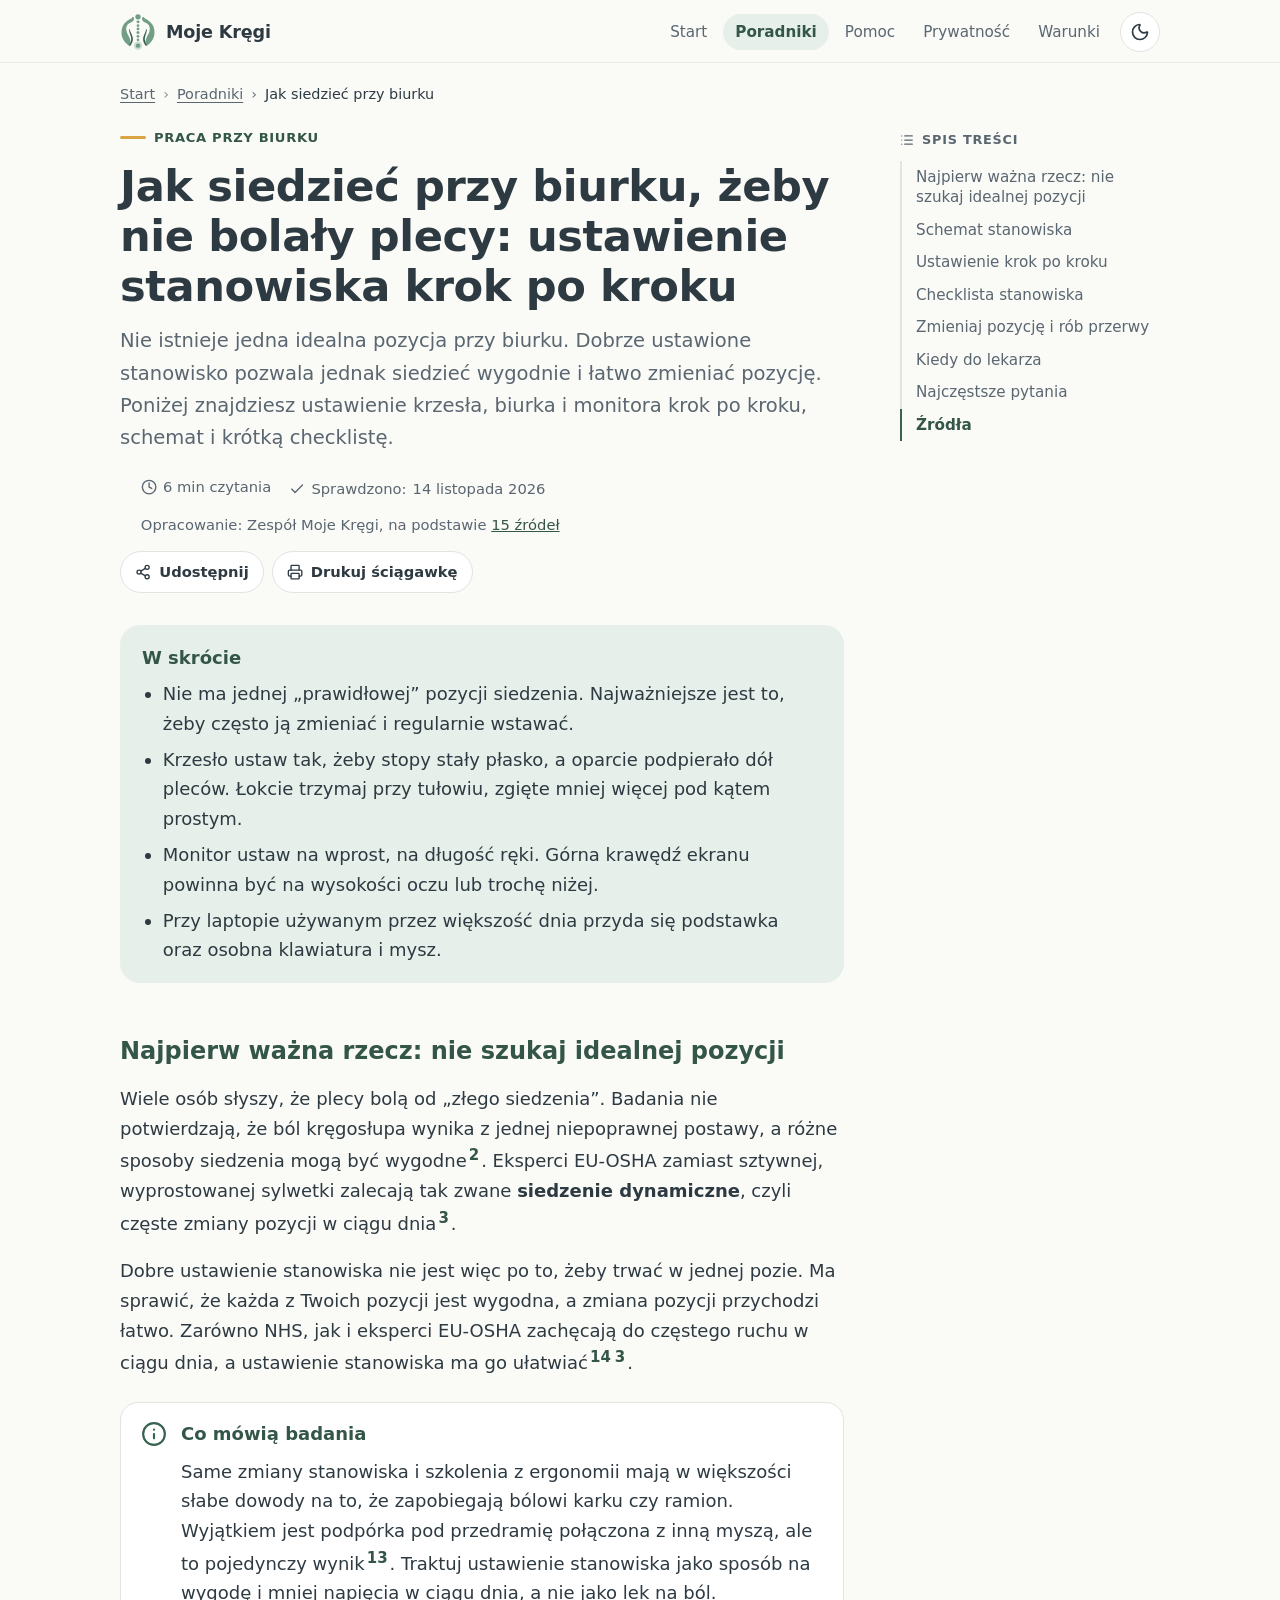
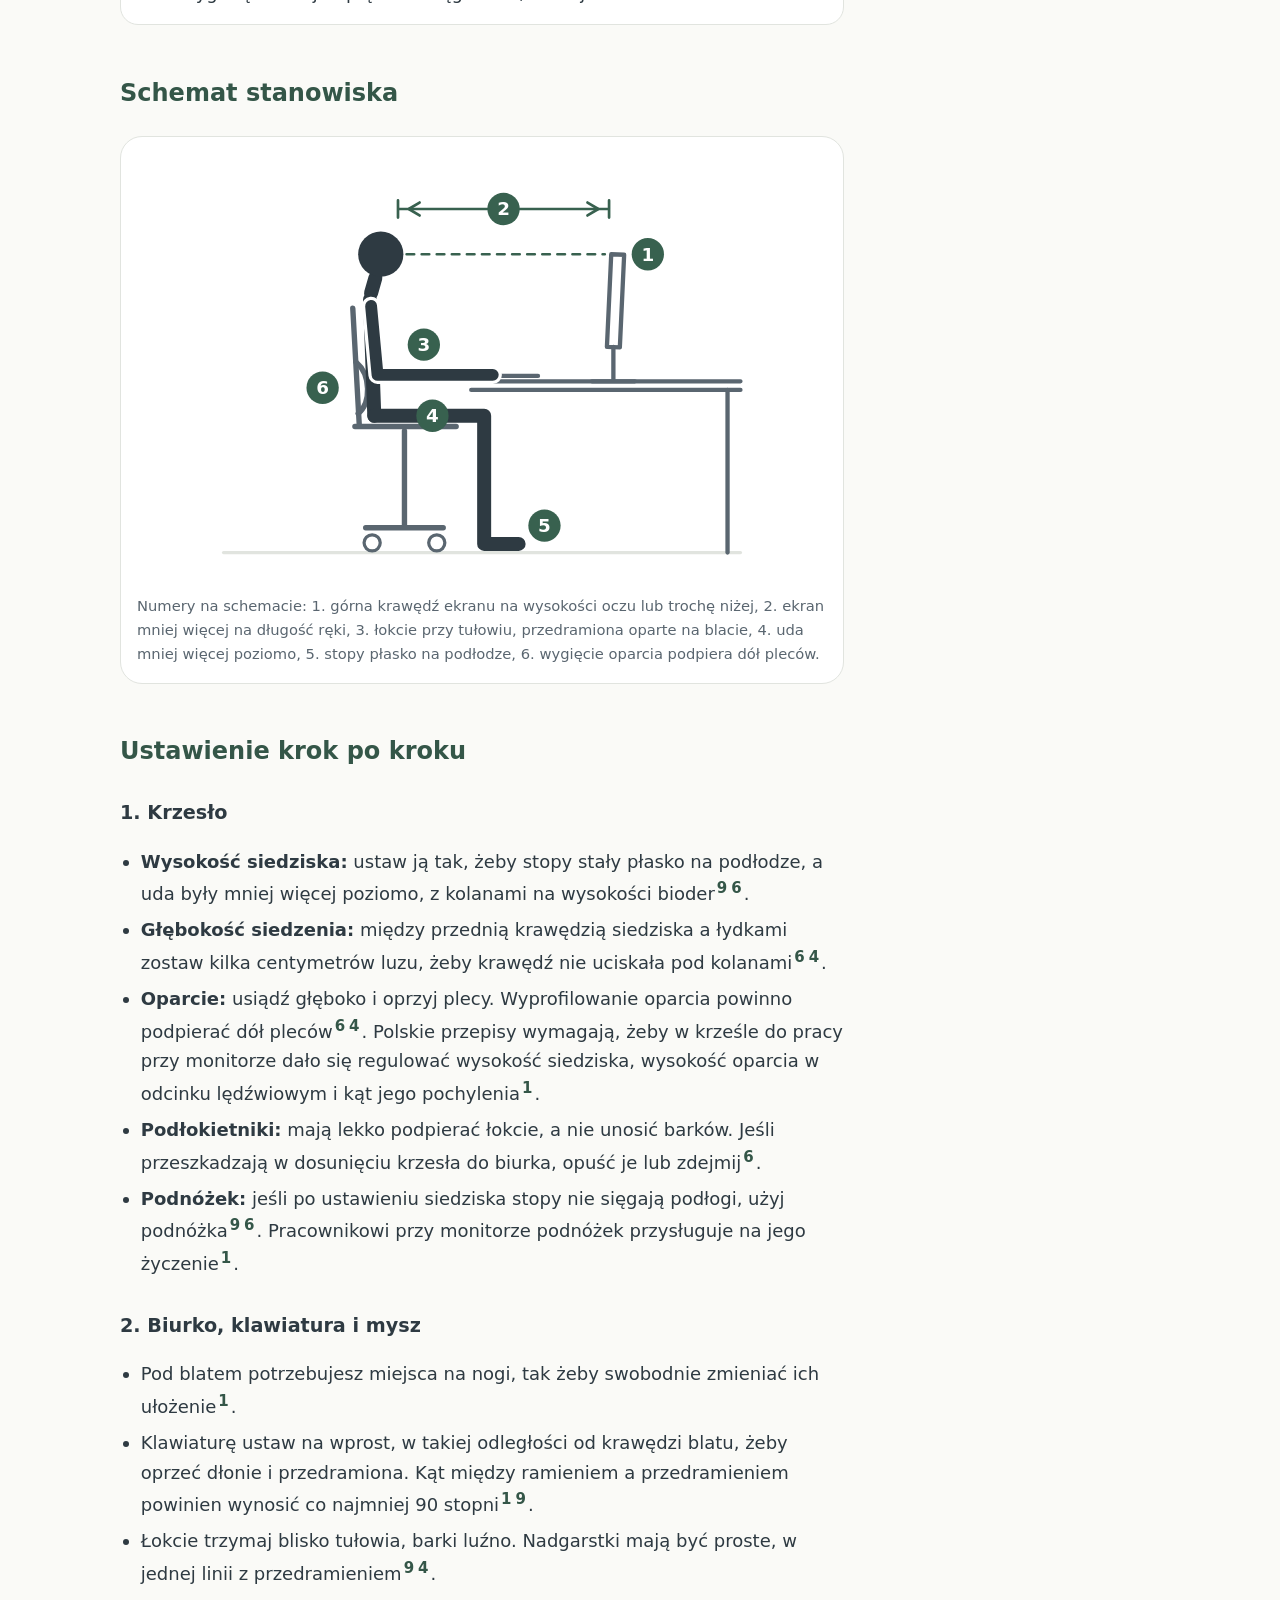
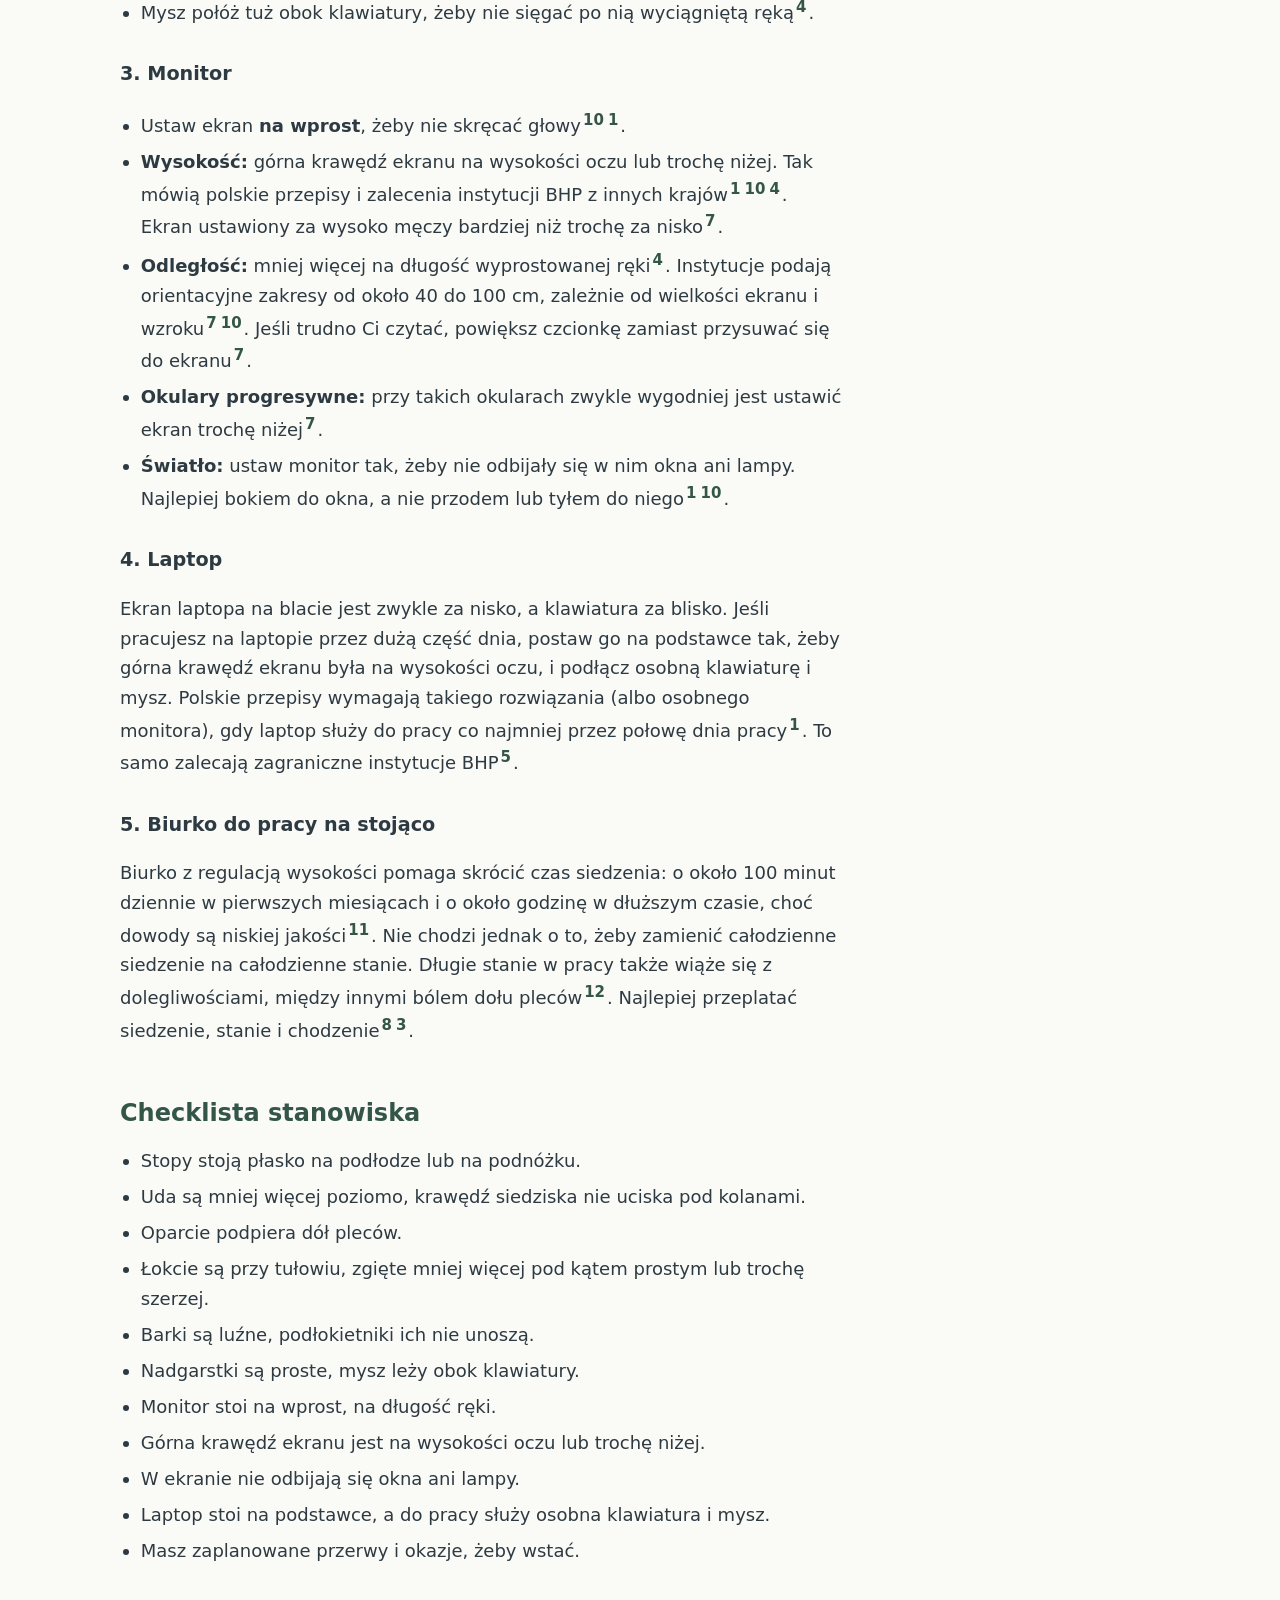
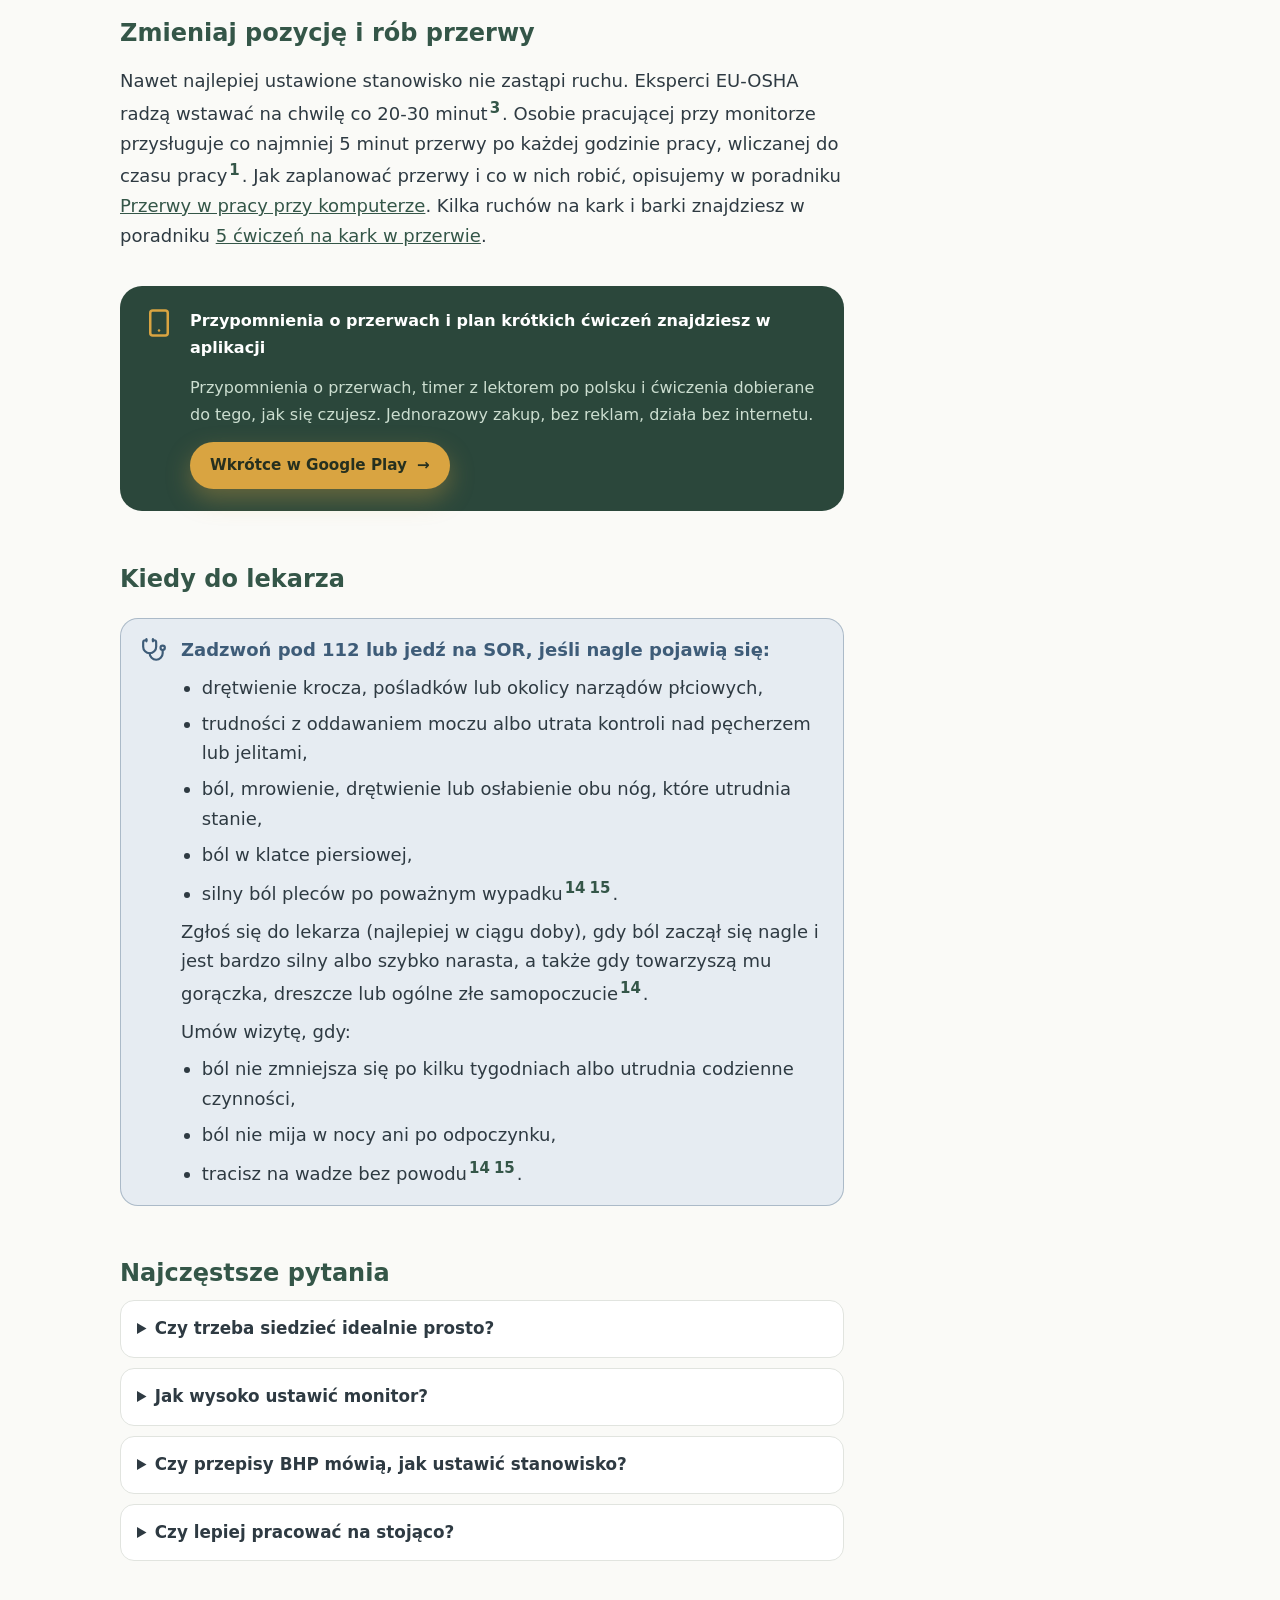
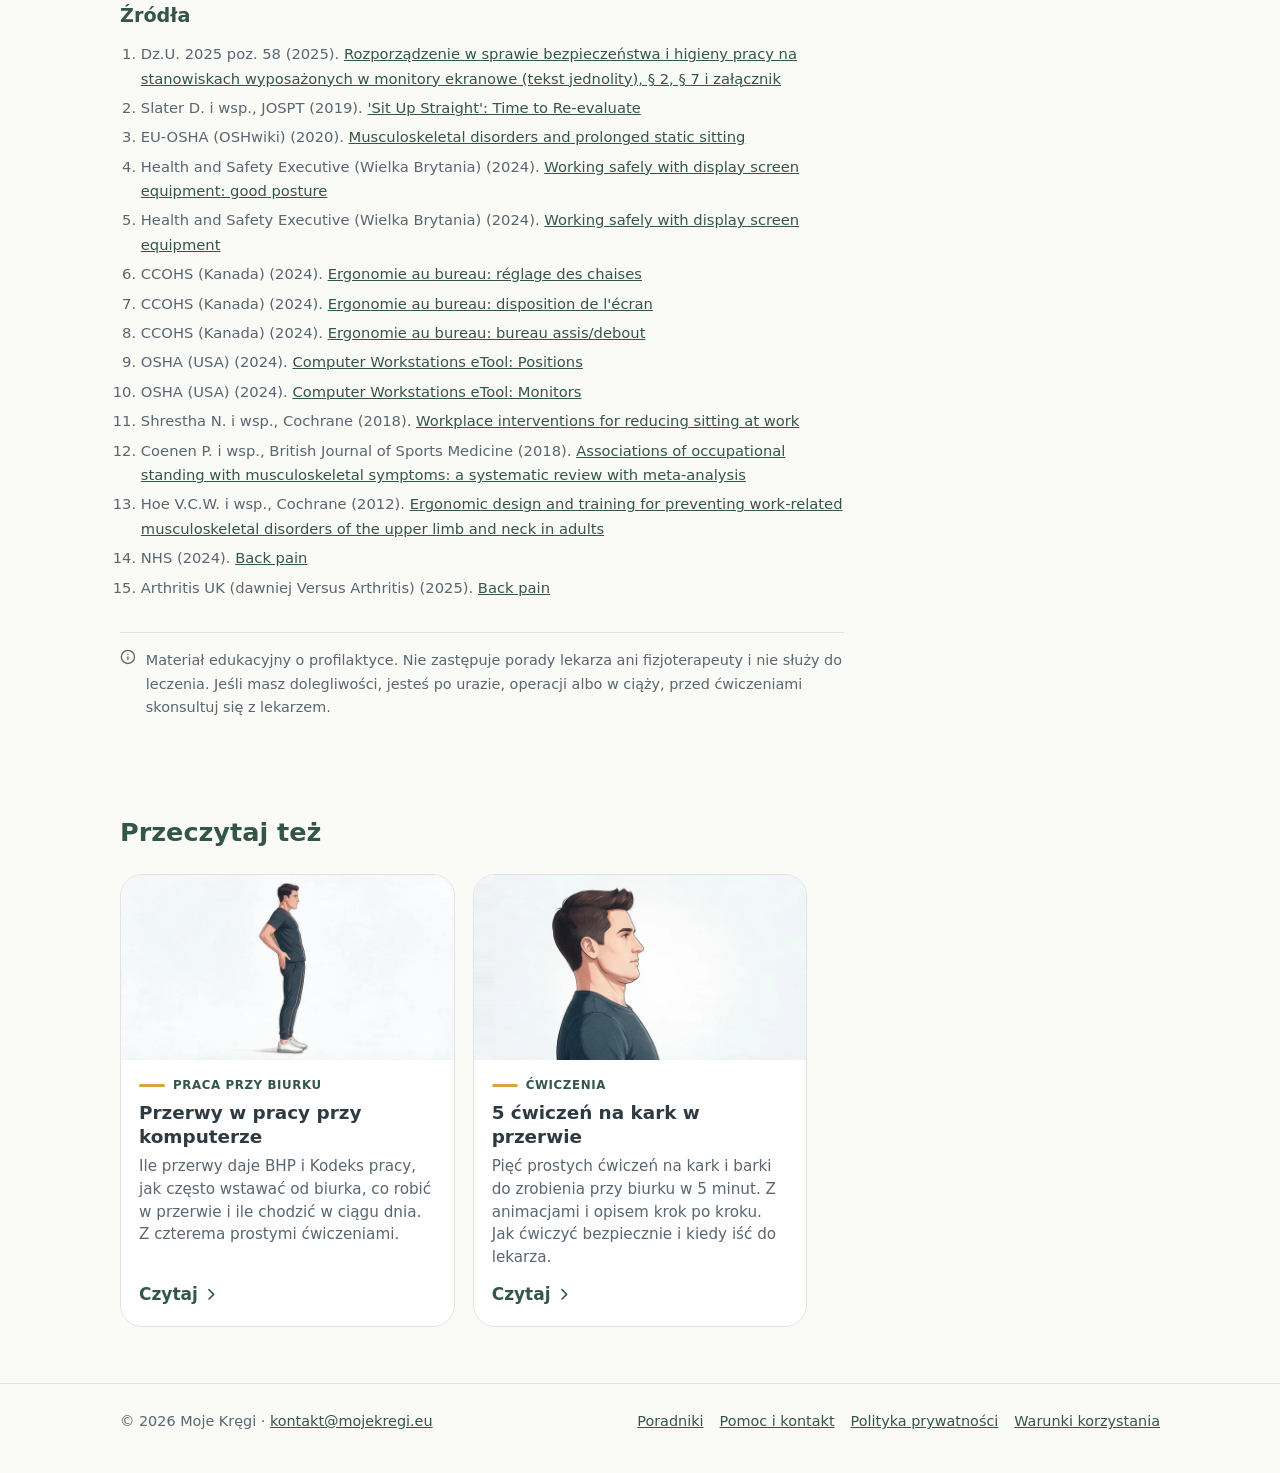
<file: poradniki/jak-siedziec-przy-biurku/index.html>
<!doctype html>
<html lang="pl">
<head>
<meta charset="utf-8">
<meta name="viewport" content="width=device-width, initial-scale=1">
<script>try{var t=localStorage.getItem('mk-theme');if(t==='dark'||t==='light')document.documentElement.dataset.theme=t}catch(e){}</script>
<title>Jak siedzieć przy biurku: stanowisko pracy krok po kroku</title>
<meta name="description" content="Jak ustawić krzesło, biurko, monitor i laptopa, żeby wygodnie pracować. Zalecenia BHP, schemat stanowiska i checklista. Dlaczego ważniejsza jest zmiana pozycji.">
<meta name="theme-color" content="#38614F">
<link rel="canonical" href="https://mojekregi.eu/poradniki/jak-siedziec-przy-biurku/">
<meta property="og:type" content="article">
<meta property="og:locale" content="pl_PL">
<meta property="og:site_name" content="Moje Kręgi">
<meta property="og:title" content="Jak siedzieć przy biurku: stanowisko pracy krok po kroku">
<meta property="og:description" content="Jak ustawić krzesło, biurko, monitor i laptopa, żeby wygodnie pracować. Zalecenia BHP, schemat stanowiska i checklista. Dlaczego ważniejsza jest zmiana pozycji.">
<meta property="og:url" content="https://mojekregi.eu/poradniki/jak-siedziec-przy-biurku/">
<meta property="og:image" content="https://mojekregi.eu/img/grafika-promocyjna.png">
<meta property="og:image:width" content="1024">
<meta property="og:image:height" content="500">
<meta property="og:image:alt" content="Moje Kręgi: ćwiczenia na kręgosłup z polskim lektorem">
<meta name="twitter:card" content="summary_large_image">
<link rel="icon" href="../../img/logo-mark.svg" type="image/svg+xml">
<link rel="icon" href="../../img/favicon-48.png" sizes="48x48" type="image/png">
<link rel="apple-touch-icon" href="../../img/apple-touch-icon.png">
<link rel="stylesheet" href="../../style.css">
<link rel="stylesheet" href="../../poradniki/poradniki.css">
<script src="../../theme.js" defer></script>
<script src="../../poradniki/poradniki.js" defer></script>
<script type="application/ld+json">{"@context":"https://schema.org","@type":"Article","headline":"Jak siedzieć przy biurku, żeby nie bolały plecy: ustawienie stanowiska krok po kroku","description":"Jak ustawić krzesło, biurko, monitor i laptopa, żeby wygodnie pracować. Zalecenia BHP, schemat stanowiska i checklista. Dlaczego ważniejsza jest zmiana pozycji.","inLanguage":"pl","datePublished":"2026-11-14","dateModified":"2026-11-14","author":{"@type":"Organization","name":"Zespół Moje Kręgi","url":"https://mojekregi.eu/"},"publisher":{"@type":"Organization","name":"Moje Kręgi","url":"https://mojekregi.eu/","logo":{"@type":"ImageObject","url":"https://mojekregi.eu/img/logo-mark.svg"}},"mainEntityOfPage":"https://mojekregi.eu/poradniki/jak-siedziec-przy-biurku/","image":["https://mojekregi.eu/poradniki/media/seated_pelvic_tilt_start.webp","https://mojekregi.eu/img/grafika-promocyjna.png"],"citation":["https://api.sejm.gov.pl/eli/acts/DU/2025/58/text.pdf","https://doi.org/10.2519/jospt.2019.0610","https://oshwiki.osha.europa.eu/en/themes/musculoskeletal-disorders-and-prolonged-static-sitting","https://www.hse.gov.uk/msd/dse/good-posture.htm","https://www.hse.gov.uk/msd/dse/","https://www.cchst.ca/oshanswers/ergonomics/office/chair_adjusting.html","https://www.cchst.ca/oshanswers/ergonomics/office/monitor_positioning.html","https://www.cchst.ca/oshanswers/ergonomics/office/sit_stand_desk.html","https://www.osha.gov/etools/computer-workstations/positions","https://www.osha.gov/etools/computer-workstations/components/monitors","https://doi.org/10.1002/14651858.cd010912.pub5","https://doi.org/10.1136/bjsports-2016-096795","https://doi.org/10.1002/14651858.cd008570.pub2","https://www.nhs.uk/conditions/back-pain/","https://www.arthritis-uk.org/information-and-support/understanding-arthritis/conditions/back-pain/"]}</script>
<script type="application/ld+json">{"@context":"https://schema.org","@type":"BreadcrumbList","itemListElement":[{"@type":"ListItem","position":1,"name":"Start","item":"https://mojekregi.eu/"},{"@type":"ListItem","position":2,"name":"Poradniki","item":"https://mojekregi.eu/poradniki/"},{"@type":"ListItem","position":3,"name":"Jak siedzieć przy biurku","item":"https://mojekregi.eu/poradniki/jak-siedziec-przy-biurku/"}]}</script>
<script type="application/ld+json">{"@context":"https://schema.org","@type":"FAQPage","mainEntity":[{"@type":"Question","name":"Czy trzeba siedzieć idealnie prosto?","acceptedAnswer":{"@type":"Answer","text":"Nie. Badania nie potwierdzają, że jedna wyprostowana pozycja chroni plecy. Ważniejsze jest wygodne ustawienie stanowiska i częsta zmiana pozycji."}},{"@type":"Question","name":"Jak wysoko ustawić monitor?","acceptedAnswer":{"@type":"Answer","text":"Górna krawędź ekranu powinna być na wysokości oczu lub trochę niżej, a ekran na wprost, mniej więcej na długość ręki. Przy okularach progresywnych zwykle wygodniej jest ustawić go trochę niżej."}},{"@type":"Question","name":"Czy przepisy BHP mówią, jak ustawić stanowisko?","acceptedAnswer":{"@type":"Answer","text":"Tak. Rozporządzenie w sprawie stanowisk z monitorami ekranowymi opisuje minimalne wymagania: między innymi górną krawędź monitora na wysokości oczu, osobną klawiaturę i mysz, regulowane krzesło oraz przerwy. Dotyczy osób, które pracują przy monitorze co najmniej przez połowę dnia pracy."}},{"@type":"Question","name":"Czy lepiej pracować na stojąco?","acceptedAnswer":{"@type":"Answer","text":"Najlepiej przeplatać siedzenie i stanie. Długie stanie też obciąża, więc biurko z regulacją wysokości warto traktować jako sposób na częstsze zmiany pozycji."}}]}</script>
</head>
<body>
<svg xmlns="http://www.w3.org/2000/svg" aria-hidden="true" style="position:absolute;width:0;height:0;overflow:hidden" fill="none" stroke="currentColor" stroke-width="2" stroke-linecap="round" stroke-linejoin="round"><symbol id="i-clock" viewBox="0 0 24 24"><path d="M12 6v6l4 2" /> <circle cx="12" cy="12" r="10" /></symbol><symbol id="i-share-2" viewBox="0 0 24 24"><circle cx="18" cy="5" r="3" /> <circle cx="6" cy="12" r="3" /> <circle cx="18" cy="19" r="3" /> <line x1="8.59" x2="15.42" y1="13.51" y2="17.49" /> <line x1="15.41" x2="8.59" y1="6.51" y2="10.49" /></symbol><symbol id="i-link" viewBox="0 0 24 24"><path d="M10 13a5 5 0 0 0 7.54.54l3-3a5 5 0 0 0-7.07-7.07l-1.72 1.71" /> <path d="M14 11a5 5 0 0 0-7.54-.54l-3 3a5 5 0 0 0 7.07 7.07l1.71-1.71" /></symbol><symbol id="i-list" viewBox="0 0 24 24"><path d="M3 5h.01" /> <path d="M3 12h.01" /> <path d="M3 19h.01" /> <path d="M8 5h13" /> <path d="M8 12h13" /> <path d="M8 19h13" /></symbol><symbol id="i-stethoscope" viewBox="0 0 24 24"><path d="M11 2v2" /> <path d="M5 2v2" /> <path d="M5 3H4a2 2 0 0 0-2 2v4a6 6 0 0 0 12 0V5a2 2 0 0 0-2-2h-1" /> <path d="M8 15a6 6 0 0 0 12 0v-3" /> <circle cx="20" cy="10" r="2" /></symbol><symbol id="i-shield-alert" viewBox="0 0 24 24"><path d="M20 13c0 5-3.5 7.5-7.66 8.95a1 1 0 0 1-.67-.01C7.5 20.5 4 18 4 13V6a1 1 0 0 1 1-1c2 0 4.5-1.2 6.24-2.72a1.17 1.17 0 0 1 1.52 0C14.51 3.81 17 5 19 5a1 1 0 0 1 1 1z" /> <path d="M12 8v4" /> <path d="M12 16h.01" /></symbol><symbol id="i-lightbulb" viewBox="0 0 24 24"><path d="M15 14c.2-1 .7-1.7 1.5-2.5 1-.9 1.5-2.2 1.5-3.5A6 6 0 0 0 6 8c0 1 .2 2.2 1.5 3.5.7.7 1.3 1.5 1.5 2.5" /> <path d="M9 18h6" /> <path d="M10 22h4" /></symbol><symbol id="i-info" viewBox="0 0 24 24"><circle cx="12" cy="12" r="10" /> <path d="M12 16v-4" /> <path d="M12 8h.01" /></symbol><symbol id="i-check" viewBox="0 0 24 24"><path d="M20 6 9 17l-5-5" /></symbol><symbol id="i-chevron-right" viewBox="0 0 24 24"><path d="m9 18 6-6-6-6" /></symbol><symbol id="i-arrow-up" viewBox="0 0 24 24"><path d="m5 12 7-7 7 7" /> <path d="M12 19V5" /></symbol><symbol id="i-printer" viewBox="0 0 24 24"><path d="M6 18H4a2 2 0 0 1-2-2v-5a2 2 0 0 1 2-2h16a2 2 0 0 1 2 2v5a2 2 0 0 1-2 2h-2" /> <path d="M6 9V3a1 1 0 0 1 1-1h10a1 1 0 0 1 1 1v6" /> <rect x="6" y="14" width="12" height="8" rx="1" /></symbol><symbol id="i-smartphone" viewBox="0 0 24 24"><rect width="14" height="20" x="5" y="2" rx="2" ry="2" /> <path d="M12 18h.01" /></symbol></svg>
<a class="skip" href="#tresc">Przejdź do treści</a>
<header class="top">
  <div class="wrap">
    <a class="brand" href="../../"><img src="../../img/logo-mark.svg" alt="" width="36" height="36">Moje Kręgi</a>
    <div class="top-end">
      <nav class="links" aria-label="Główna">
        <a href="../../">Start</a>
        <a href="../../poradniki/" aria-current="page">Poradniki</a>
        <a href="../../pomoc/">Pomoc</a>
        <a href="../../polityka-prywatnosci/">Prywatność</a>
        <a href="../../warunki/">Warunki</a>
      </nav>
      <button type="button" class="theme-toggle" aria-label="Przełącz jasny lub ciemny motyw"><svg class="ico-moon" fill="none" stroke="currentColor" stroke-width="2" stroke-linecap="round" stroke-linejoin="round" viewBox="0 0 24 24" aria-hidden="true"><path d="M20.985 12.486a9 9 0 1 1-9.473-9.472c.405-.022.617.46.402.803a6 6 0 0 0 8.268 8.268c.344-.215.825-.004.803.401"/></svg><svg class="ico-sun" fill="none" stroke="currentColor" stroke-width="2" stroke-linecap="round" stroke-linejoin="round" viewBox="0 0 24 24" aria-hidden="true"><circle cx="12" cy="12" r="4"/><path d="M12 2v2M12 20v2M4.93 4.93l1.41 1.41M17.66 17.66l1.41 1.41M2 12h2m16 0h2M6.34 17.66l-1.41 1.41M19.07 4.93l-1.41 1.41"/></svg></button>
    </div>
  </div>
  <div class="progress" aria-hidden="true"></div>
</header>
<main id="tresc" class="guide">
  <div class="wrap">
    <nav class="crumbs" aria-label="Okruszki"><ol><li><a href="../../">Start</a></li><li><a href="../">Poradniki</a></li><li aria-current="page">Jak siedzieć przy biurku</li></ol></nav>
  </div>
  <div class="wrap guide-grid">
    <article class="prose" aria-labelledby="tytul">
      <header class="guide-head">
        <p class="eyebrow">Praca przy biurku</p>
        <h1 id="tytul">Jak siedzieć przy biurku, żeby nie bolały plecy: ustawienie stanowiska krok po kroku</h1>
        <p class="lead">Nie istnieje jedna idealna pozycja przy biurku. Dobrze ustawione stanowisko pozwala jednak siedzieć wygodnie i łatwo zmieniać pozycję. Poniżej znajdziesz ustawienie krzesła, biurka i monitora krok po kroku, schemat i krótką checklistę.</p>
        <ul class="meta-row">
          <li><svg class="i" aria-hidden="true"><use href="#i-clock"/></svg>6 min czytania</li>
          <li><svg class="i" aria-hidden="true"><use href="#i-check"/></svg>Sprawdzono: <time datetime="2026-11-14">14 listopada 2026</time></li>
          <li>Opracowanie: Zespół Moje Kręgi, na podstawie <a href="#zrodla">15 źródeł</a></li>
        </ul>
        <div class="head-actions">
          <button type="button" class="chip" data-act="share"><svg class="i" aria-hidden="true"><use href="#i-share-2"/></svg><span>Udostępnij</span></button>
          <button type="button" class="chip" data-act="print"><svg class="i" aria-hidden="true"><use href="#i-printer"/></svg><span>Drukuj ściągawkę</span></button>
        </div>
      </header>
      <aside class="tldr" aria-labelledby="w-skrocie"><p class="tldr-title" id="w-skrocie">W skrócie</p><ul><li>Nie ma jednej „prawidłowej” pozycji siedzenia. Najważniejsze jest to, żeby często ją zmieniać i regularnie wstawać.</li><li>Krzesło ustaw tak, żeby stopy stały płasko, a oparcie podpierało dół pleców. Łokcie trzymaj przy tułowiu, zgięte mniej więcej pod kątem prostym.</li><li>Monitor ustaw na wprost, na długość ręki. Górna krawędź ekranu powinna być na wysokości oczu lub trochę niżej.</li><li>Przy laptopie używanym przez większość dnia przyda się podstawka oraz osobna klawiatura i mysz.</li></ul></aside>
<h2 id="najpierw-wazna-rzecz-nie-szukaj-idealnej-pozycji">Najpierw ważna rzecz: nie szukaj idealnej pozycji<a class="anchor" href="#najpierw-wazna-rzecz-nie-szukaj-idealnej-pozycji" aria-label="Link do sekcji: Najpierw ważna rzecz: nie szukaj idealnej pozycji"><svg class="i" aria-hidden="true"><use href="#i-link"/></svg></a></h2>
<p>Wiele osób słyszy, że plecy bolą od „złego siedzenia”. Badania nie potwierdzają, że ból kręgosłupa wynika z jednej niepoprawnej postawy, a różne sposoby siedzenia mogą być wygodne<sup class="cite"><a href="#zrodlo-slater" aria-label="Źródło 2">2</a></sup>. Eksperci EU-OSHA zamiast sztywnej, wyprostowanej sylwetki zalecają tak zwane <strong>siedzenie dynamiczne</strong>, czyli częste zmiany pozycji w ciągu dnia<sup class="cite"><a href="#zrodlo-oshwiki" aria-label="Źródło 3">3</a></sup>.</p>
<p>Dobre ustawienie stanowiska nie jest więc po to, żeby trwać w jednej pozie. Ma sprawić, że każda z Twoich pozycji jest wygodna, a zmiana pozycji przychodzi łatwo. Zarówno NHS, jak i eksperci EU-OSHA zachęcają do częstego ruchu w ciągu dnia, a ustawienie stanowiska ma go ułatwiać<sup class="cite"><a href="#zrodlo-nhs-back" aria-label="Źródło 14">14</a></sup><sup class="cite"><a href="#zrodlo-oshwiki" aria-label="Źródło 3">3</a></sup>.</p>
<aside class="callout callout--note"><svg class="i" aria-hidden="true"><use href="#i-info"/></svg><div><p class="callout-title">Co mówią badania</p><p>Same zmiany stanowiska i szkolenia z ergonomii mają w większości słabe dowody na to, że zapobiegają bólowi karku czy ramion. Wyjątkiem jest podpórka pod przedramię połączona z inną myszą, ale to pojedynczy wynik<sup class="cite"><a href="#zrodlo-hoe" aria-label="Źródło 13">13</a></sup>. Traktuj ustawienie stanowiska jako sposób na wygodę i mniej napięcia w ciągu dnia, a nie jako lek na ból.</p></div></aside>
<h2 id="schemat-stanowiska">Schemat stanowiska<a class="anchor" href="#schemat-stanowiska" aria-label="Link do sekcji: Schemat stanowiska"><svg class="i" aria-hidden="true"><use href="#i-link"/></svg></a></h2>
<figure class="fig"><svg role="img" focusable="false" xmlns="http://www.w3.org/2000/svg" viewBox="0 0 520 400" width="520" height="400" aria-labelledby="fig1-stanowisko-t">
  <title id="fig1-stanowisko-t">Schemat stanowiska pracy z boku: osoba siedzi prosto na krześle z oparciem przed biurkiem z monitorem. Oznaczone numerami: 1 górna krawędź ekranu na wysokości oczu, 2 ekran mniej więcej na długość ręki, 3 łokcie przy tułowiu, przedramiona oparte na blacie, 4 uda poziomo, 5 stopy płasko na podłodze, 6 wygięcie oparcia podpiera dół pleców.</title>
  <g fill="none" stroke-linecap="round" stroke-linejoin="round">
    <!-- podłoga -->
    <path d="M20 371H500" stroke="var(--mk-color-border)" stroke-width="3"/>
    <!-- biurko, klawiatura, monitor -->
    <g stroke="var(--mk-color-text-muted)" stroke-width="4">
      <path d="M250 212H500M250 220H500"/>
      <path d="M488 220V371"/>
      <path d="M264 207H312"/>
      <path d="M362 212H402M382 212V180"/>
      <path d="M376 180L380 94L392 94.5L388 180.5Z"/>
    </g>
    <!-- krzesło: siedzisko, oparcie z wygięciem na dół pleców, kolumna i kółka na podłodze -->
    <g stroke="var(--mk-color-text-muted)" stroke-width="5">
      <path d="M142 254H236"/>
      <path d="M146 252L140 144"/>
      <path d="M145 242C157 232 157 206 143 194"/>
      <path d="M188 258V346M152 348H224"/>
    </g>
    <g stroke="var(--mk-color-text-muted)" stroke-width="3">
      <circle cx="158" cy="362" r="7.5"/>
      <circle cx="218" cy="362" r="7.5"/>
    </g>
    <!-- osoba: plecy przy oparciu, uda poziomo, stopy płasko -->
    <g stroke="currentColor" stroke-width="13">
      <path d="M160 244L156 136"/>
      <path d="M160 244H262V363H294"/>
      <path d="M157 130L161 116"/>
    </g>
    <circle cx="166" cy="94" r="21" fill="currentColor"/>
    <!-- ręka: łokieć przy tułowiu, przedramię oparte na blacie (obwódka w kolorze tła oddziela rękę od tułowia) -->
    <path d="M157 142L163 206H270" stroke="var(--mk-color-surface)" stroke-width="17"/>
    <path d="M157 142L163 206H270" stroke="currentColor" stroke-width="11"/>
    <!-- linia wzroku i odległość od ekranu -->
    <g stroke="var(--mk-color-accent)" stroke-width="2.5">
      <path d="M190 94H374" stroke-dasharray="7 7"/>
      <path d="M182 52H378M182 44V60M378 44V60"/>
      <path d="M192 52l10 -6M192 52l10 6M368 52l-10 -6M368 52l-10 6"/>
    </g>
  </g>
  <!-- numery -->
  <g font-family="system-ui, sans-serif" font-size="17" font-weight="700" text-anchor="middle">
    <g fill="var(--mk-color-accent)">
      <circle cx="414" cy="94" r="15"/>
      <circle cx="280" cy="52" r="15"/>
      <circle cx="206" cy="178" r="15"/>
      <circle cx="214" cy="244" r="15"/>
      <circle cx="318" cy="346" r="15"/>
      <circle cx="112" cy="218" r="15"/>
    </g>
    <g fill="var(--mk-color-text-on-accent)">
      <text x="414" y="100">1</text>
      <text x="280" y="58">2</text>
      <text x="206" y="184">3</text>
      <text x="214" y="250">4</text>
      <text x="318" y="352">5</text>
      <text x="112" y="224">6</text>
    </g>
  </g>
</svg><figcaption>Numery na schemacie: 1. górna krawędź ekranu na wysokości oczu lub trochę niżej, 2. ekran mniej więcej na długość ręki, 3. łokcie przy tułowiu, przedramiona oparte na blacie, 4. uda mniej więcej poziomo, 5. stopy płasko na podłodze, 6. wygięcie oparcia podpiera dół pleców.</figcaption></figure>
<h2 id="ustawienie-krok-po-kroku">Ustawienie krok po kroku<a class="anchor" href="#ustawienie-krok-po-kroku" aria-label="Link do sekcji: Ustawienie krok po kroku"><svg class="i" aria-hidden="true"><use href="#i-link"/></svg></a></h2>
<h3 id="1-krzeslo">1. Krzesło<a class="anchor" href="#1-krzeslo" aria-label="Link do sekcji: 1. Krzesło"><svg class="i" aria-hidden="true"><use href="#i-link"/></svg></a></h3>
<ul><li><strong>Wysokość siedziska:</strong> ustaw ją tak, żeby stopy stały płasko na podłodze, a uda były mniej więcej poziomo, z kolanami na wysokości bioder<sup class="cite"><a href="#zrodlo-osha-positions" aria-label="Źródło 9">9</a></sup><sup class="cite"><a href="#zrodlo-ccohs-chair" aria-label="Źródło 6">6</a></sup>.</li><li><strong>Głębokość siedzenia:</strong> między przednią krawędzią siedziska a łydkami zostaw kilka centymetrów luzu, żeby krawędź nie uciskała pod kolanami<sup class="cite"><a href="#zrodlo-ccohs-chair" aria-label="Źródło 6">6</a></sup><sup class="cite"><a href="#zrodlo-hse-posture" aria-label="Źródło 4">4</a></sup>.</li><li><strong>Oparcie:</strong> usiądź głęboko i oprzyj plecy. Wyprofilowanie oparcia powinno podpierać dół pleców<sup class="cite"><a href="#zrodlo-ccohs-chair" aria-label="Źródło 6">6</a></sup><sup class="cite"><a href="#zrodlo-hse-posture" aria-label="Źródło 4">4</a></sup>. Polskie przepisy wymagają, żeby w krześle do pracy przy monitorze dało się regulować wysokość siedziska, wysokość oparcia w odcinku lędźwiowym i kąt jego pochylenia<sup class="cite"><a href="#zrodlo-bhp" aria-label="Źródło 1">1</a></sup>.</li><li><strong>Podłokietniki:</strong> mają lekko podpierać łokcie, a nie unosić barków. Jeśli przeszkadzają w dosunięciu krzesła do biurka, opuść je lub zdejmij<sup class="cite"><a href="#zrodlo-ccohs-chair" aria-label="Źródło 6">6</a></sup>.</li><li><strong>Podnóżek:</strong> jeśli po ustawieniu siedziska stopy nie sięgają podłogi, użyj podnóżka<sup class="cite"><a href="#zrodlo-osha-positions" aria-label="Źródło 9">9</a></sup><sup class="cite"><a href="#zrodlo-ccohs-chair" aria-label="Źródło 6">6</a></sup>. Pracownikowi przy monitorze podnóżek przysługuje na jego życzenie<sup class="cite"><a href="#zrodlo-bhp" aria-label="Źródło 1">1</a></sup>.</li></ul>
<h3 id="2-biurko-klawiatura-i-mysz">2. Biurko, klawiatura i mysz<a class="anchor" href="#2-biurko-klawiatura-i-mysz" aria-label="Link do sekcji: 2. Biurko, klawiatura i mysz"><svg class="i" aria-hidden="true"><use href="#i-link"/></svg></a></h3>
<ul><li>Pod blatem potrzebujesz miejsca na nogi, tak żeby swobodnie zmieniać ich ułożenie<sup class="cite"><a href="#zrodlo-bhp" aria-label="Źródło 1">1</a></sup>.</li><li>Klawiaturę ustaw na wprost, w takiej odległości od krawędzi blatu, żeby oprzeć dłonie i przedramiona. Kąt między ramieniem a przedramieniem powinien wynosić co najmniej 90 stopni<sup class="cite"><a href="#zrodlo-bhp" aria-label="Źródło 1">1</a></sup><sup class="cite"><a href="#zrodlo-osha-positions" aria-label="Źródło 9">9</a></sup>.</li><li>Łokcie trzymaj blisko tułowia, barki luźno. Nadgarstki mają być proste, w jednej linii z przedramieniem<sup class="cite"><a href="#zrodlo-osha-positions" aria-label="Źródło 9">9</a></sup><sup class="cite"><a href="#zrodlo-hse-posture" aria-label="Źródło 4">4</a></sup>.</li><li>Mysz połóż tuż obok klawiatury, żeby nie sięgać po nią wyciągniętą ręką<sup class="cite"><a href="#zrodlo-hse-posture" aria-label="Źródło 4">4</a></sup>.</li></ul>
<h3 id="3-monitor">3. Monitor<a class="anchor" href="#3-monitor" aria-label="Link do sekcji: 3. Monitor"><svg class="i" aria-hidden="true"><use href="#i-link"/></svg></a></h3>
<ul><li>Ustaw ekran <strong>na wprost</strong>, żeby nie skręcać głowy<sup class="cite"><a href="#zrodlo-osha-monitors" aria-label="Źródło 10">10</a></sup><sup class="cite"><a href="#zrodlo-bhp" aria-label="Źródło 1">1</a></sup>.</li><li><strong>Wysokość:</strong> górna krawędź ekranu na wysokości oczu lub trochę niżej. Tak mówią polskie przepisy i zalecenia instytucji BHP z innych krajów<sup class="cite"><a href="#zrodlo-bhp" aria-label="Źródło 1">1</a></sup><sup class="cite"><a href="#zrodlo-osha-monitors" aria-label="Źródło 10">10</a></sup><sup class="cite"><a href="#zrodlo-hse-posture" aria-label="Źródło 4">4</a></sup>. Ekran ustawiony za wysoko męczy bardziej niż trochę za nisko<sup class="cite"><a href="#zrodlo-ccohs-monitor" aria-label="Źródło 7">7</a></sup>.</li><li><strong>Odległość:</strong> mniej więcej na długość wyprostowanej ręki<sup class="cite"><a href="#zrodlo-hse-posture" aria-label="Źródło 4">4</a></sup>. Instytucje podają orientacyjne zakresy od około 40 do 100 cm, zależnie od wielkości ekranu i wzroku<sup class="cite"><a href="#zrodlo-ccohs-monitor" aria-label="Źródło 7">7</a></sup><sup class="cite"><a href="#zrodlo-osha-monitors" aria-label="Źródło 10">10</a></sup>. Jeśli trudno Ci czytać, powiększ czcionkę zamiast przysuwać się do ekranu<sup class="cite"><a href="#zrodlo-ccohs-monitor" aria-label="Źródło 7">7</a></sup>.</li><li><strong>Okulary progresywne:</strong> przy takich okularach zwykle wygodniej jest ustawić ekran trochę niżej<sup class="cite"><a href="#zrodlo-ccohs-monitor" aria-label="Źródło 7">7</a></sup>.</li><li><strong>Światło:</strong> ustaw monitor tak, żeby nie odbijały się w nim okna ani lampy. Najlepiej bokiem do okna, a nie przodem lub tyłem do niego<sup class="cite"><a href="#zrodlo-bhp" aria-label="Źródło 1">1</a></sup><sup class="cite"><a href="#zrodlo-osha-monitors" aria-label="Źródło 10">10</a></sup>.</li></ul>
<h3 id="4-laptop">4. Laptop<a class="anchor" href="#4-laptop" aria-label="Link do sekcji: 4. Laptop"><svg class="i" aria-hidden="true"><use href="#i-link"/></svg></a></h3>
<p>Ekran laptopa na blacie jest zwykle za nisko, a klawiatura za blisko. Jeśli pracujesz na laptopie przez dużą część dnia, postaw go na podstawce tak, żeby górna krawędź ekranu była na wysokości oczu, i podłącz osobną klawiaturę i mysz. Polskie przepisy wymagają takiego rozwiązania (albo osobnego monitora), gdy laptop służy do pracy co najmniej przez połowę dnia pracy<sup class="cite"><a href="#zrodlo-bhp" aria-label="Źródło 1">1</a></sup>. To samo zalecają zagraniczne instytucje BHP<sup class="cite"><a href="#zrodlo-hse-dse" aria-label="Źródło 5">5</a></sup>.</p>
<h3 id="5-biurko-do-pracy-na-stojaco">5. Biurko do pracy na stojąco<a class="anchor" href="#5-biurko-do-pracy-na-stojaco" aria-label="Link do sekcji: 5. Biurko do pracy na stojąco"><svg class="i" aria-hidden="true"><use href="#i-link"/></svg></a></h3>
<p>Biurko z regulacją wysokości pomaga skrócić czas siedzenia: o około 100 minut dziennie w pierwszych miesiącach i o około godzinę w dłuższym czasie, choć dowody są niskiej jakości<sup class="cite"><a href="#zrodlo-shrestha" aria-label="Źródło 11">11</a></sup>. Nie chodzi jednak o to, żeby zamienić całodzienne siedzenie na całodzienne stanie. Długie stanie w pracy także wiąże się z dolegliwościami, między innymi bólem dołu pleców<sup class="cite"><a href="#zrodlo-coenen" aria-label="Źródło 12">12</a></sup>. Najlepiej przeplatać siedzenie, stanie i chodzenie<sup class="cite"><a href="#zrodlo-ccohs-sitstand" aria-label="Źródło 8">8</a></sup><sup class="cite"><a href="#zrodlo-oshwiki" aria-label="Źródło 3">3</a></sup>.</p>
<h2 id="checklista-stanowiska">Checklista stanowiska<a class="anchor" href="#checklista-stanowiska" aria-label="Link do sekcji: Checklista stanowiska"><svg class="i" aria-hidden="true"><use href="#i-link"/></svg></a></h2>
<ul><li>Stopy stoją płasko na podłodze lub na podnóżku.</li><li>Uda są mniej więcej poziomo, krawędź siedziska nie uciska pod kolanami.</li><li>Oparcie podpiera dół pleców.</li><li>Łokcie są przy tułowiu, zgięte mniej więcej pod kątem prostym lub trochę szerzej.</li><li>Barki są luźne, podłokietniki ich nie unoszą.</li><li>Nadgarstki są proste, mysz leży obok klawiatury.</li><li>Monitor stoi na wprost, na długość ręki.</li><li>Górna krawędź ekranu jest na wysokości oczu lub trochę niżej.</li><li>W ekranie nie odbijają się okna ani lampy.</li><li>Laptop stoi na podstawce, a do pracy służy osobna klawiatura i mysz.</li><li>Masz zaplanowane przerwy i okazje, żeby wstać.</li></ul>
<h2 id="zmieniaj-pozycje-i-rob-przerwy">Zmieniaj pozycję i rób przerwy<a class="anchor" href="#zmieniaj-pozycje-i-rob-przerwy" aria-label="Link do sekcji: Zmieniaj pozycję i rób przerwy"><svg class="i" aria-hidden="true"><use href="#i-link"/></svg></a></h2>
<p>Nawet najlepiej ustawione stanowisko nie zastąpi ruchu. Eksperci EU-OSHA radzą wstawać na chwilę co 20-30 minut<sup class="cite"><a href="#zrodlo-oshwiki" aria-label="Źródło 3">3</a></sup>. Osobie pracującej przy monitorze przysługuje co najmniej 5 minut przerwy po każdej godzinie pracy, wliczanej do czasu pracy<sup class="cite"><a href="#zrodlo-bhp" aria-label="Źródło 1">1</a></sup>. Jak zaplanować przerwy i co w nich robić, opisujemy w poradniku <a href="../przerwy-w-pracy-przy-komputerze/">Przerwy w pracy przy komputerze</a>. Kilka ruchów na kark i barki znajdziesz w poradniku <a href="../cwiczenia-na-kark-przy-biurku/">5 ćwiczeń na kark w przerwie</a>.</p>
<aside class="cta"><svg class="i" aria-hidden="true"><use href="#i-smartphone"/></svg><div><p class="cta-title">Przypomnienia o przerwach i plan krótkich ćwiczeń znajdziesz w aplikacji</p><p>Przypomnienia o przerwach, timer z lektorem po polsku i ćwiczenia dobierane do tego, jak się czujesz. Jednorazowy zakup, bez reklam, działa bez internetu.</p><a class="btn btn--small" href="../../#dobor">Wkrótce w Google Play</a></div></aside>
<h2 id="kiedy-do-lekarza">Kiedy do lekarza<a class="anchor" href="#kiedy-do-lekarza" aria-label="Link do sekcji: Kiedy do lekarza"><svg class="i" aria-hidden="true"><use href="#i-link"/></svg></a></h2>
<aside class="callout callout--doctor"><svg class="i" aria-hidden="true"><use href="#i-stethoscope"/></svg><div><p class="callout-title">Zadzwoń pod 112 lub jedź na SOR, jeśli nagle pojawią się:</p><ul><li>drętwienie krocza, pośladków lub okolicy narządów płciowych,</li><li>trudności z oddawaniem moczu albo utrata kontroli nad pęcherzem lub jelitami,</li><li>ból, mrowienie, drętwienie lub osłabienie obu nóg, które utrudnia stanie,</li><li>ból w klatce piersiowej,</li><li>silny ból pleców po poważnym wypadku<sup class="cite"><a href="#zrodlo-nhs-back" aria-label="Źródło 14">14</a></sup><sup class="cite"><a href="#zrodlo-arthritis-uk" aria-label="Źródło 15">15</a></sup>.</li></ul>
<p>Zgłoś się do lekarza (najlepiej w ciągu doby), gdy ból zaczął się nagle i jest bardzo silny albo szybko narasta, a także gdy towarzyszą mu gorączka, dreszcze lub ogólne złe samopoczucie<sup class="cite"><a href="#zrodlo-nhs-back" aria-label="Źródło 14">14</a></sup>.</p>
<p>Umów wizytę, gdy:</p>
<ul><li>ból nie zmniejsza się po kilku tygodniach albo utrudnia codzienne czynności,</li><li>ból nie mija w nocy ani po odpoczynku,</li><li>tracisz na wadze bez powodu<sup class="cite"><a href="#zrodlo-nhs-back" aria-label="Źródło 14">14</a></sup><sup class="cite"><a href="#zrodlo-arthritis-uk" aria-label="Źródło 15">15</a></sup>.</li></ul></div></aside>
<h2 id="najczestsze-pytania">Najczęstsze pytania<a class="anchor" href="#najczestsze-pytania" aria-label="Link do sekcji: Najczęstsze pytania"><svg class="i" aria-hidden="true"><use href="#i-link"/></svg></a></h2>
<div class="faq"><details><summary>Czy trzeba siedzieć idealnie prosto?</summary><p>Nie. Badania nie potwierdzają, że jedna wyprostowana pozycja chroni plecy. Ważniejsze jest wygodne ustawienie stanowiska i częsta zmiana pozycji.</p></details><details><summary>Jak wysoko ustawić monitor?</summary><p>Górna krawędź ekranu powinna być na wysokości oczu lub trochę niżej, a ekran na wprost, mniej więcej na długość ręki. Przy okularach progresywnych zwykle wygodniej jest ustawić go trochę niżej.</p></details><details><summary>Czy przepisy BHP mówią, jak ustawić stanowisko?</summary><p>Tak. Rozporządzenie w sprawie stanowisk z monitorami ekranowymi opisuje minimalne wymagania: między innymi górną krawędź monitora na wysokości oczu, osobną klawiaturę i mysz, regulowane krzesło oraz przerwy. Dotyczy osób, które pracują przy monitorze co najmniej przez połowę dnia pracy.</p></details><details><summary>Czy lepiej pracować na stojąco?</summary><p>Najlepiej przeplatać siedzenie i stanie. Długie stanie też obciąża, więc biurko z regulacją wysokości warto traktować jako sposób na częstsze zmiany pozycji.</p></details></div>
      <section class="sources" aria-labelledby="zrodla"><h2 id="zrodla">Źródła</h2><ol><li id="zrodlo-bhp">Dz.U. 2025 poz. 58 (2025). <a href="https://api.sejm.gov.pl/eli/acts/DU/2025/58/text.pdf" rel="noopener" target="_blank">Rozporządzenie w sprawie bezpieczeństwa i higieny pracy na stanowiskach wyposażonych w monitory ekranowe (tekst jednolity), § 2, § 7 i załącznik</a></li><li id="zrodlo-slater">Slater D. i wsp., JOSPT (2019). <a href="https://doi.org/10.2519/jospt.2019.0610" rel="noopener" target="_blank">'Sit Up Straight': Time to Re-evaluate</a></li><li id="zrodlo-oshwiki">EU-OSHA (OSHwiki) (2020). <a href="https://oshwiki.osha.europa.eu/en/themes/musculoskeletal-disorders-and-prolonged-static-sitting" rel="noopener" target="_blank">Musculoskeletal disorders and prolonged static sitting</a></li><li id="zrodlo-hse-posture">Health and Safety Executive (Wielka Brytania) (2024). <a href="https://www.hse.gov.uk/msd/dse/good-posture.htm" rel="noopener" target="_blank">Working safely with display screen equipment: good posture</a></li><li id="zrodlo-hse-dse">Health and Safety Executive (Wielka Brytania) (2024). <a href="https://www.hse.gov.uk/msd/dse/" rel="noopener" target="_blank">Working safely with display screen equipment</a></li><li id="zrodlo-ccohs-chair">CCOHS (Kanada) (2024). <a href="https://www.cchst.ca/oshanswers/ergonomics/office/chair_adjusting.html" rel="noopener" target="_blank">Ergonomie au bureau: réglage des chaises</a></li><li id="zrodlo-ccohs-monitor">CCOHS (Kanada) (2024). <a href="https://www.cchst.ca/oshanswers/ergonomics/office/monitor_positioning.html" rel="noopener" target="_blank">Ergonomie au bureau: disposition de l'écran</a></li><li id="zrodlo-ccohs-sitstand">CCOHS (Kanada) (2024). <a href="https://www.cchst.ca/oshanswers/ergonomics/office/sit_stand_desk.html" rel="noopener" target="_blank">Ergonomie au bureau: bureau assis/debout</a></li><li id="zrodlo-osha-positions">OSHA (USA) (2024). <a href="https://www.osha.gov/etools/computer-workstations/positions" rel="noopener" target="_blank">Computer Workstations eTool: Positions</a></li><li id="zrodlo-osha-monitors">OSHA (USA) (2024). <a href="https://www.osha.gov/etools/computer-workstations/components/monitors" rel="noopener" target="_blank">Computer Workstations eTool: Monitors</a></li><li id="zrodlo-shrestha">Shrestha N. i wsp., Cochrane (2018). <a href="https://doi.org/10.1002/14651858.cd010912.pub5" rel="noopener" target="_blank">Workplace interventions for reducing sitting at work</a></li><li id="zrodlo-coenen">Coenen P. i wsp., British Journal of Sports Medicine (2018). <a href="https://doi.org/10.1136/bjsports-2016-096795" rel="noopener" target="_blank">Associations of occupational standing with musculoskeletal symptoms: a systematic review with meta-analysis</a></li><li id="zrodlo-hoe">Hoe V.C.W. i wsp., Cochrane (2012). <a href="https://doi.org/10.1002/14651858.cd008570.pub2" rel="noopener" target="_blank">Ergonomic design and training for preventing work-related musculoskeletal disorders of the upper limb and neck in adults</a></li><li id="zrodlo-nhs-back">NHS (2024). <a href="https://www.nhs.uk/conditions/back-pain/" rel="noopener" target="_blank">Back pain</a></li><li id="zrodlo-arthritis-uk">Arthritis UK (dawniej Versus Arthritis) (2025). <a href="https://www.arthritis-uk.org/information-and-support/understanding-arthritis/conditions/back-pain/" rel="noopener" target="_blank">Back pain</a></li></ol></section>
      <p class="disclaimer"><svg class="i" aria-hidden="true"><use href="#i-info"/></svg>Materiał edukacyjny o profilaktyce. Nie zastępuje porady lekarza ani fizjoterapeuty i nie służy do leczenia. Jeśli masz dolegliwości, jesteś po urazie, operacji albo w ciąży, przed ćwiczeniami skonsultuj się z lekarzem.</p>
    </article>
    <aside class="toc" aria-label="Spis treści">
      <details open><summary><svg class="i" aria-hidden="true"><use href="#i-list"/></svg>Spis treści</summary>
        <ol><li><a href="#najpierw-wazna-rzecz-nie-szukaj-idealnej-pozycji">Najpierw ważna rzecz: nie szukaj idealnej pozycji</a></li><li><a href="#schemat-stanowiska">Schemat stanowiska</a></li><li><a href="#ustawienie-krok-po-kroku">Ustawienie krok po kroku</a></li><li><a href="#checklista-stanowiska">Checklista stanowiska</a></li><li><a href="#zmieniaj-pozycje-i-rob-przerwy">Zmieniaj pozycję i rób przerwy</a></li><li><a href="#kiedy-do-lekarza">Kiedy do lekarza</a></li><li><a href="#najczestsze-pytania">Najczęstsze pytania</a></li><li><a href="#zrodla">Źródła</a></li></ol>
      </details>
    </aside>
  </div>
  <div class="wrap"><section class="related" aria-labelledby="powiazane"><h2 id="powiazane">Przeczytaj też</h2><ul class="cards"><li class="card-g" data-cat="biuro"><a href="../przerwy-w-pracy-przy-komputerze/"><img src="../media/standing_back_extension_work-m.webp" alt="" width="688" height="384" loading="lazy" decoding="async"><span class="card-g-body"><span class="eyebrow">Praca przy biurku</span><span class="card-g-title">Przerwy w pracy przy komputerze</span><span class="card-g-sum">Ile przerwy daje BHP i Kodeks pracy, jak często wstawać od biurka, co robić w przerwie i ile chodzić w ciągu dnia. Z czterema prostymi ćwiczeniami.</span><span class="card-g-more">Czytaj<svg class="i" aria-hidden="true"><use href="#i-chevron-right"/></svg></span></span></a></li><li class="card-g" data-cat="cwiczenia"><a href="../cwiczenia-na-kark-przy-biurku/"><img src="../media/chin_tuck_zoom_work-m.webp" alt="" width="688" height="384" loading="lazy" decoding="async"><span class="card-g-body"><span class="eyebrow">Ćwiczenia</span><span class="card-g-title">5 ćwiczeń na kark w przerwie</span><span class="card-g-sum">Pięć prostych ćwiczeń na kark i barki do zrobienia przy biurku w 5 minut. Z animacjami i opisem krok po kroku. Jak ćwiczyć bezpiecznie i kiedy iść do lekarza.</span><span class="card-g-more">Czytaj<svg class="i" aria-hidden="true"><use href="#i-chevron-right"/></svg></span></span></a></li></ul></section></div>
  <a class="to-top" href="#tresc" aria-label="Na górę strony"><svg class="i" aria-hidden="true"><use href="#i-arrow-up"/></svg></a>
</main>
<footer class="bottom">
  <div class="wrap">
    <span>© 2026 Moje Kręgi · <a href="mailto:kontakt@mojekregi.eu">kontakt@mojekregi.eu</a></span>
    <nav aria-label="Dokumenty">
      <a href="../../poradniki/">Poradniki</a>
      <a href="../../pomoc/">Pomoc i kontakt</a>
      <a href="../../polityka-prywatnosci/">Polityka prywatności</a>
      <a href="../../warunki/">Warunki korzystania</a>
    </nav>
  </div>
</footer>
</body>
</html>
</file>
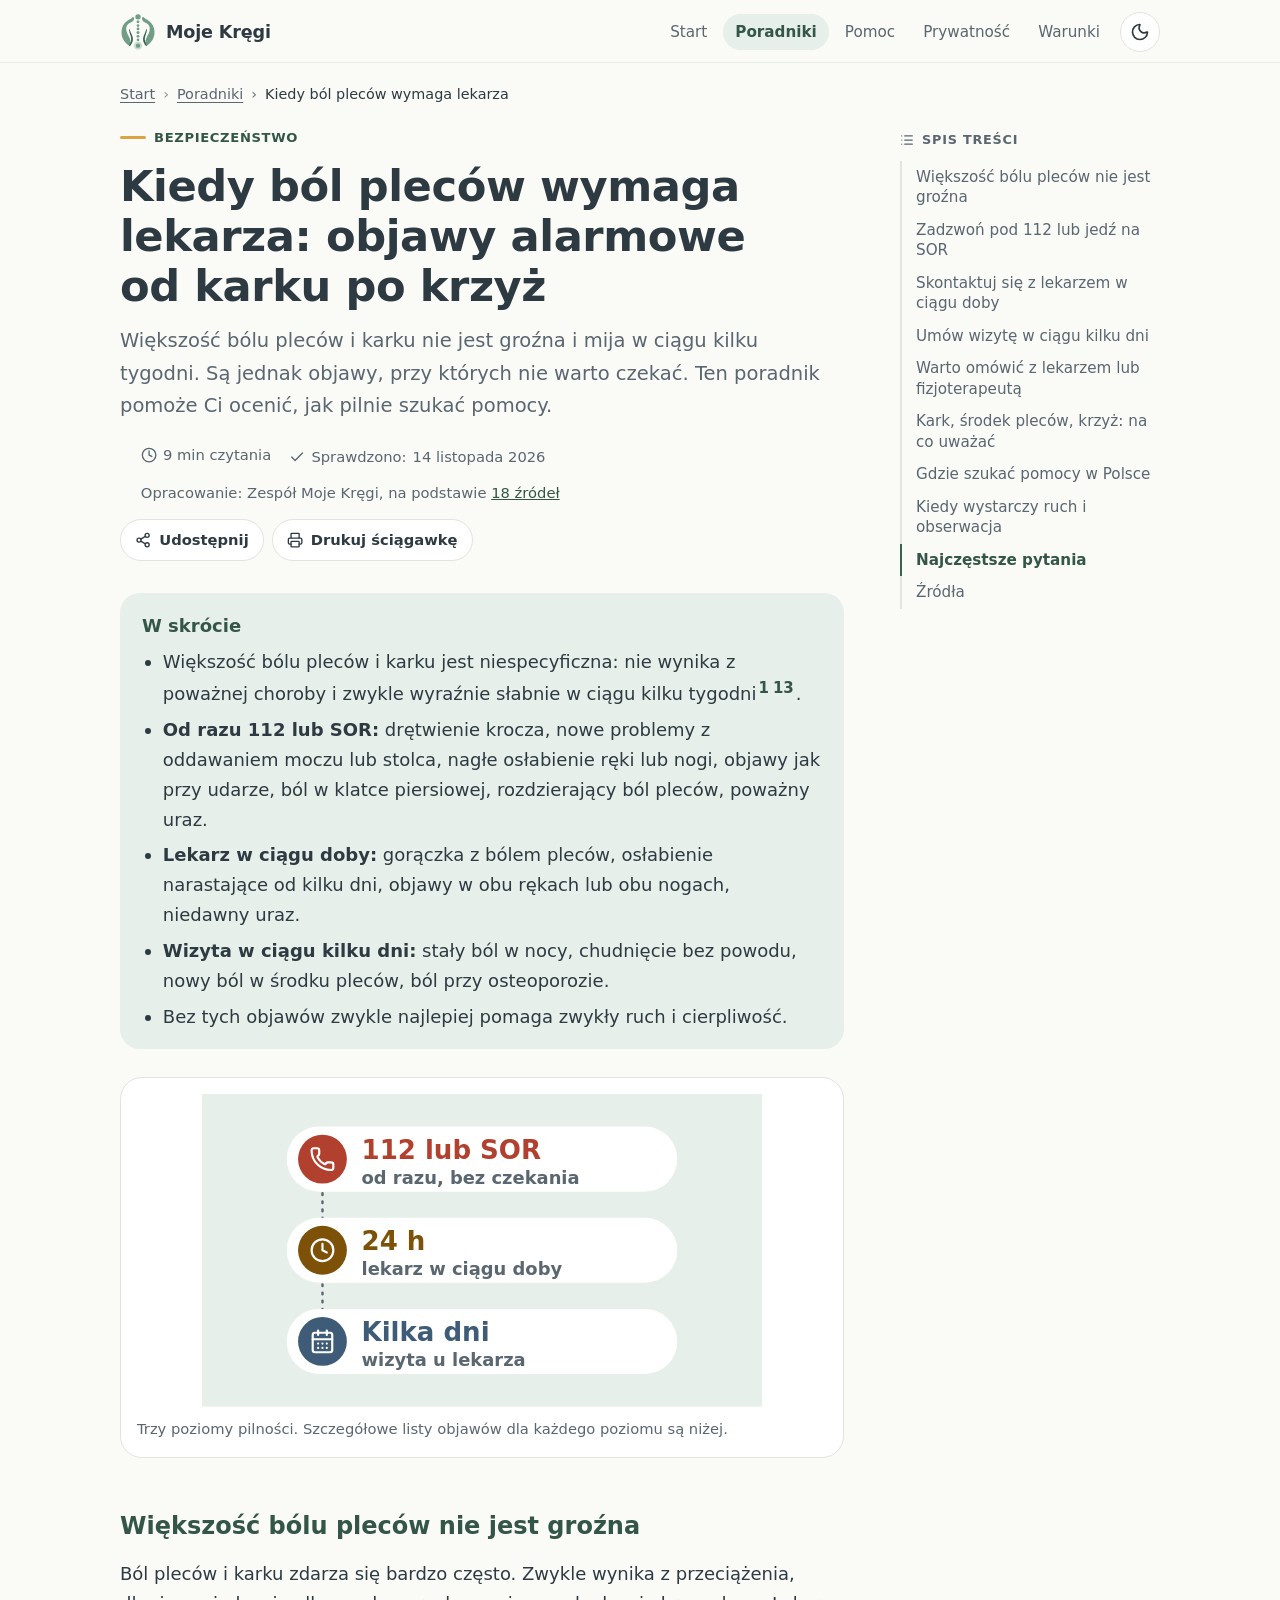
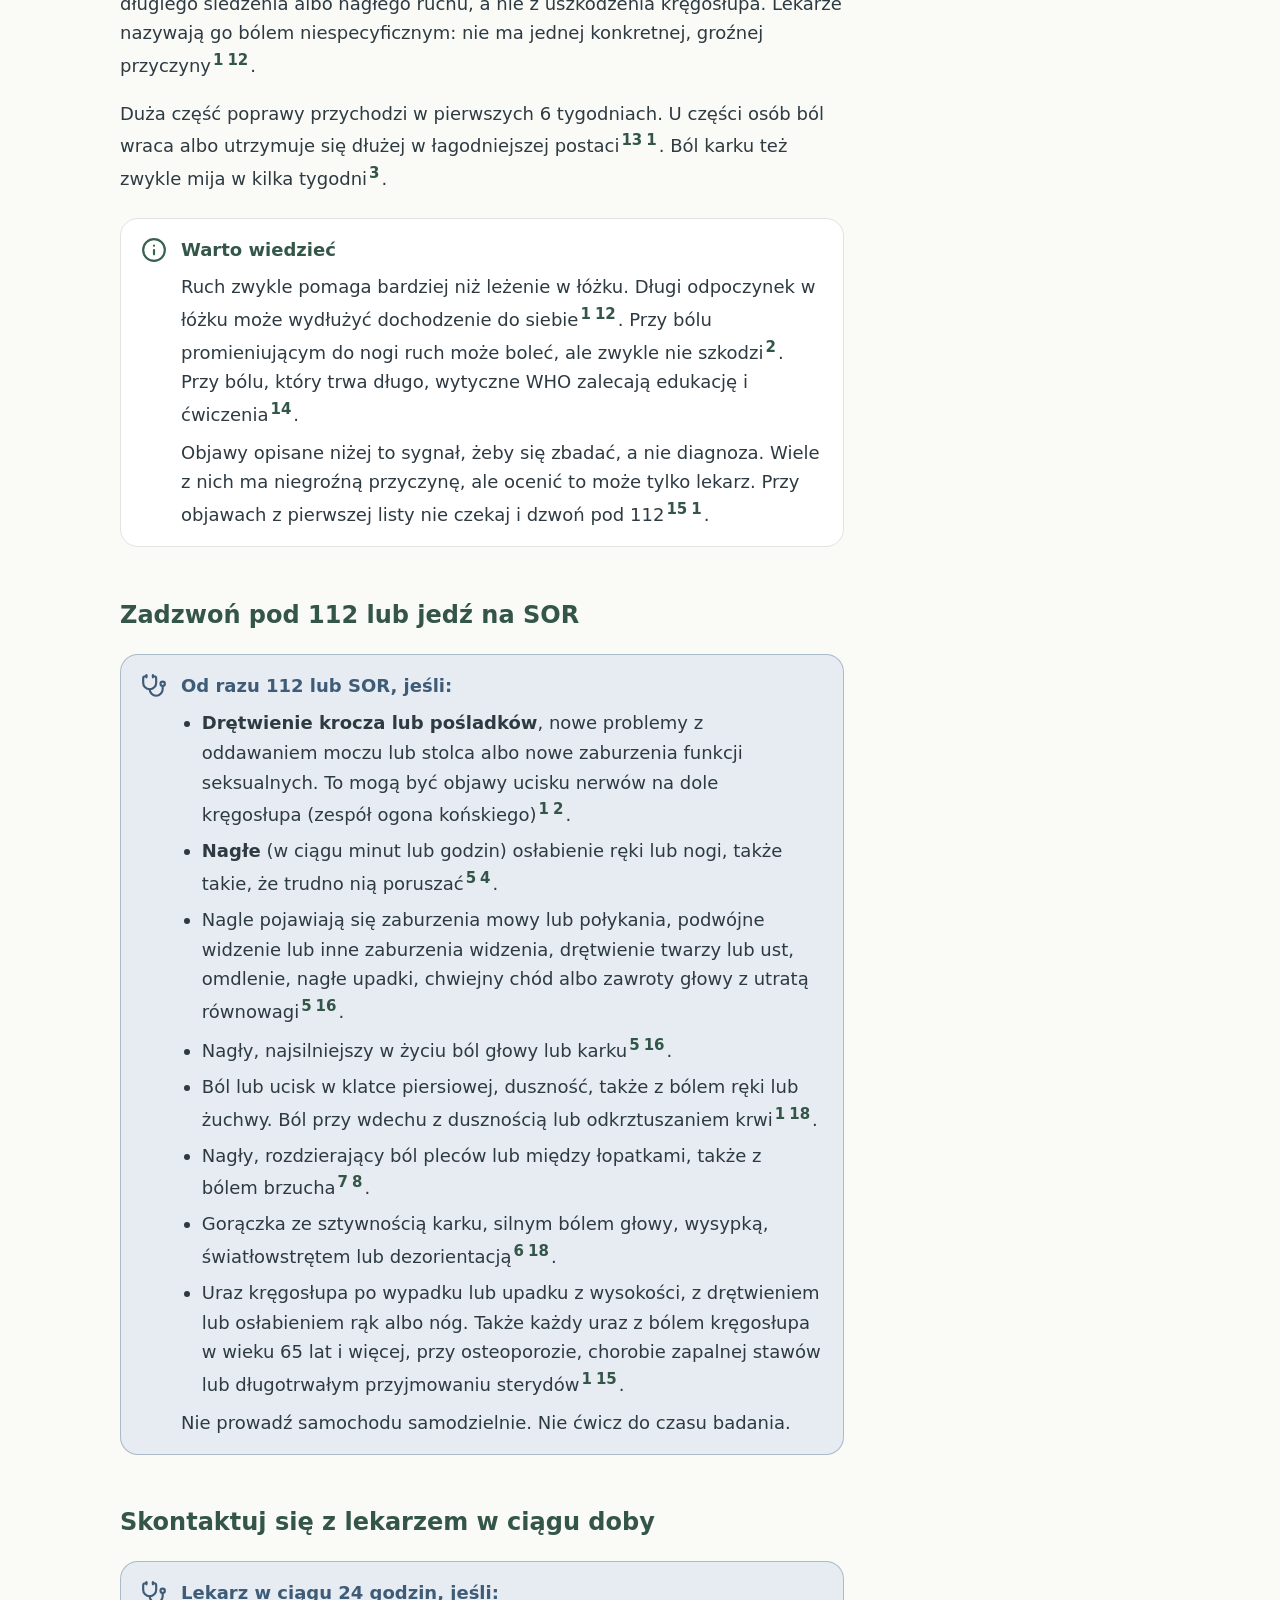
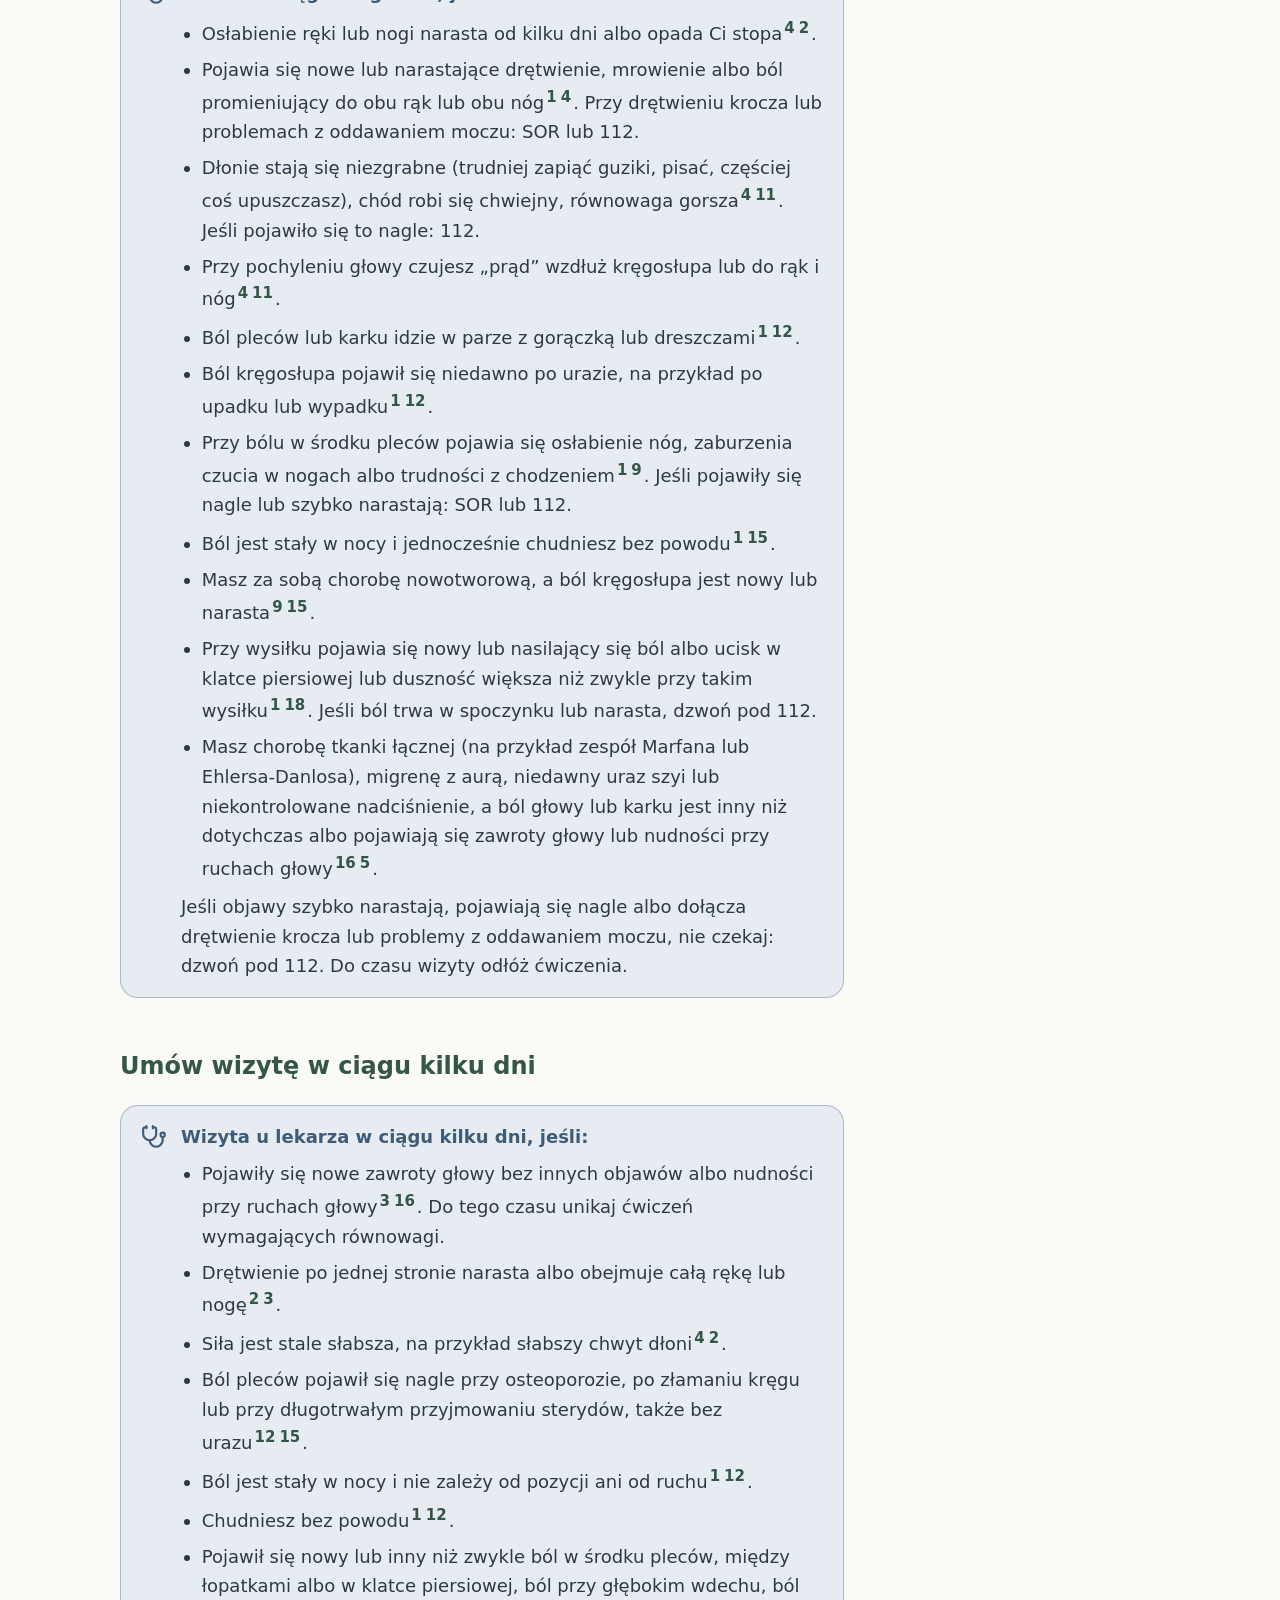
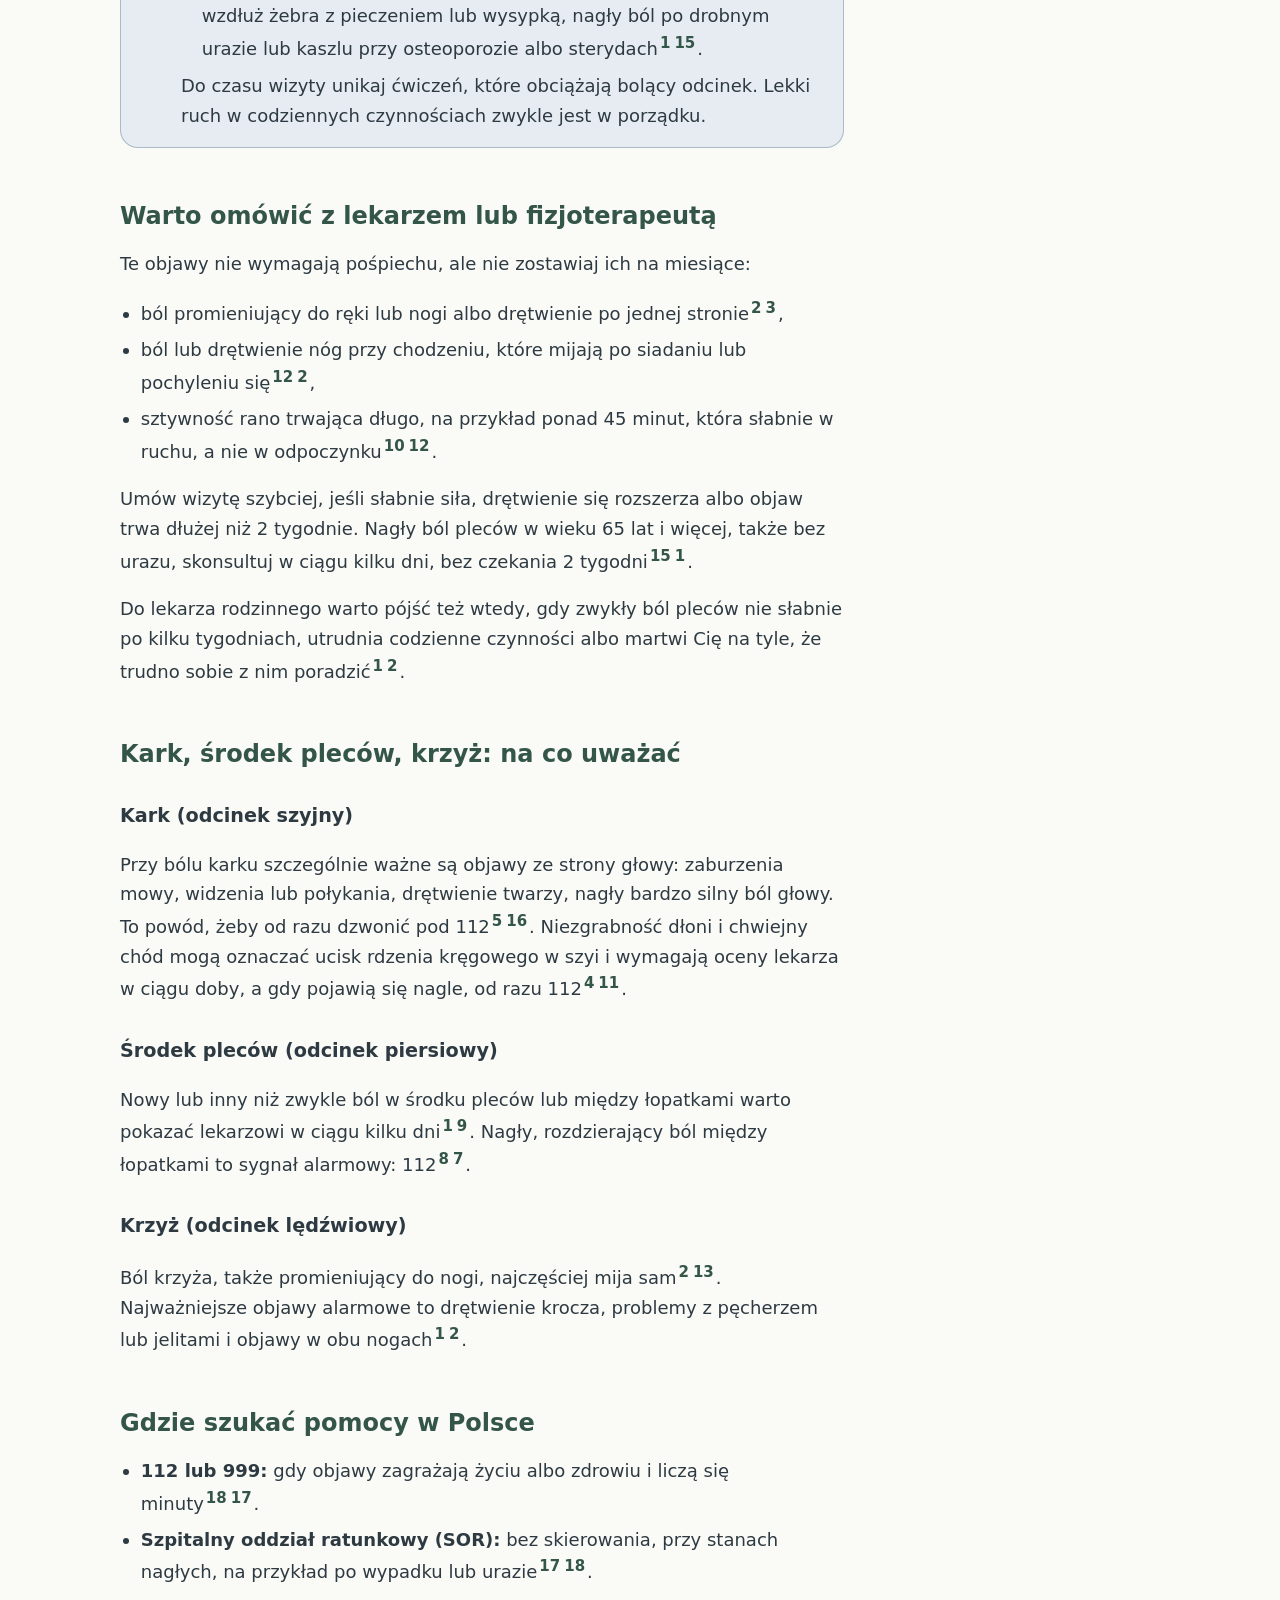
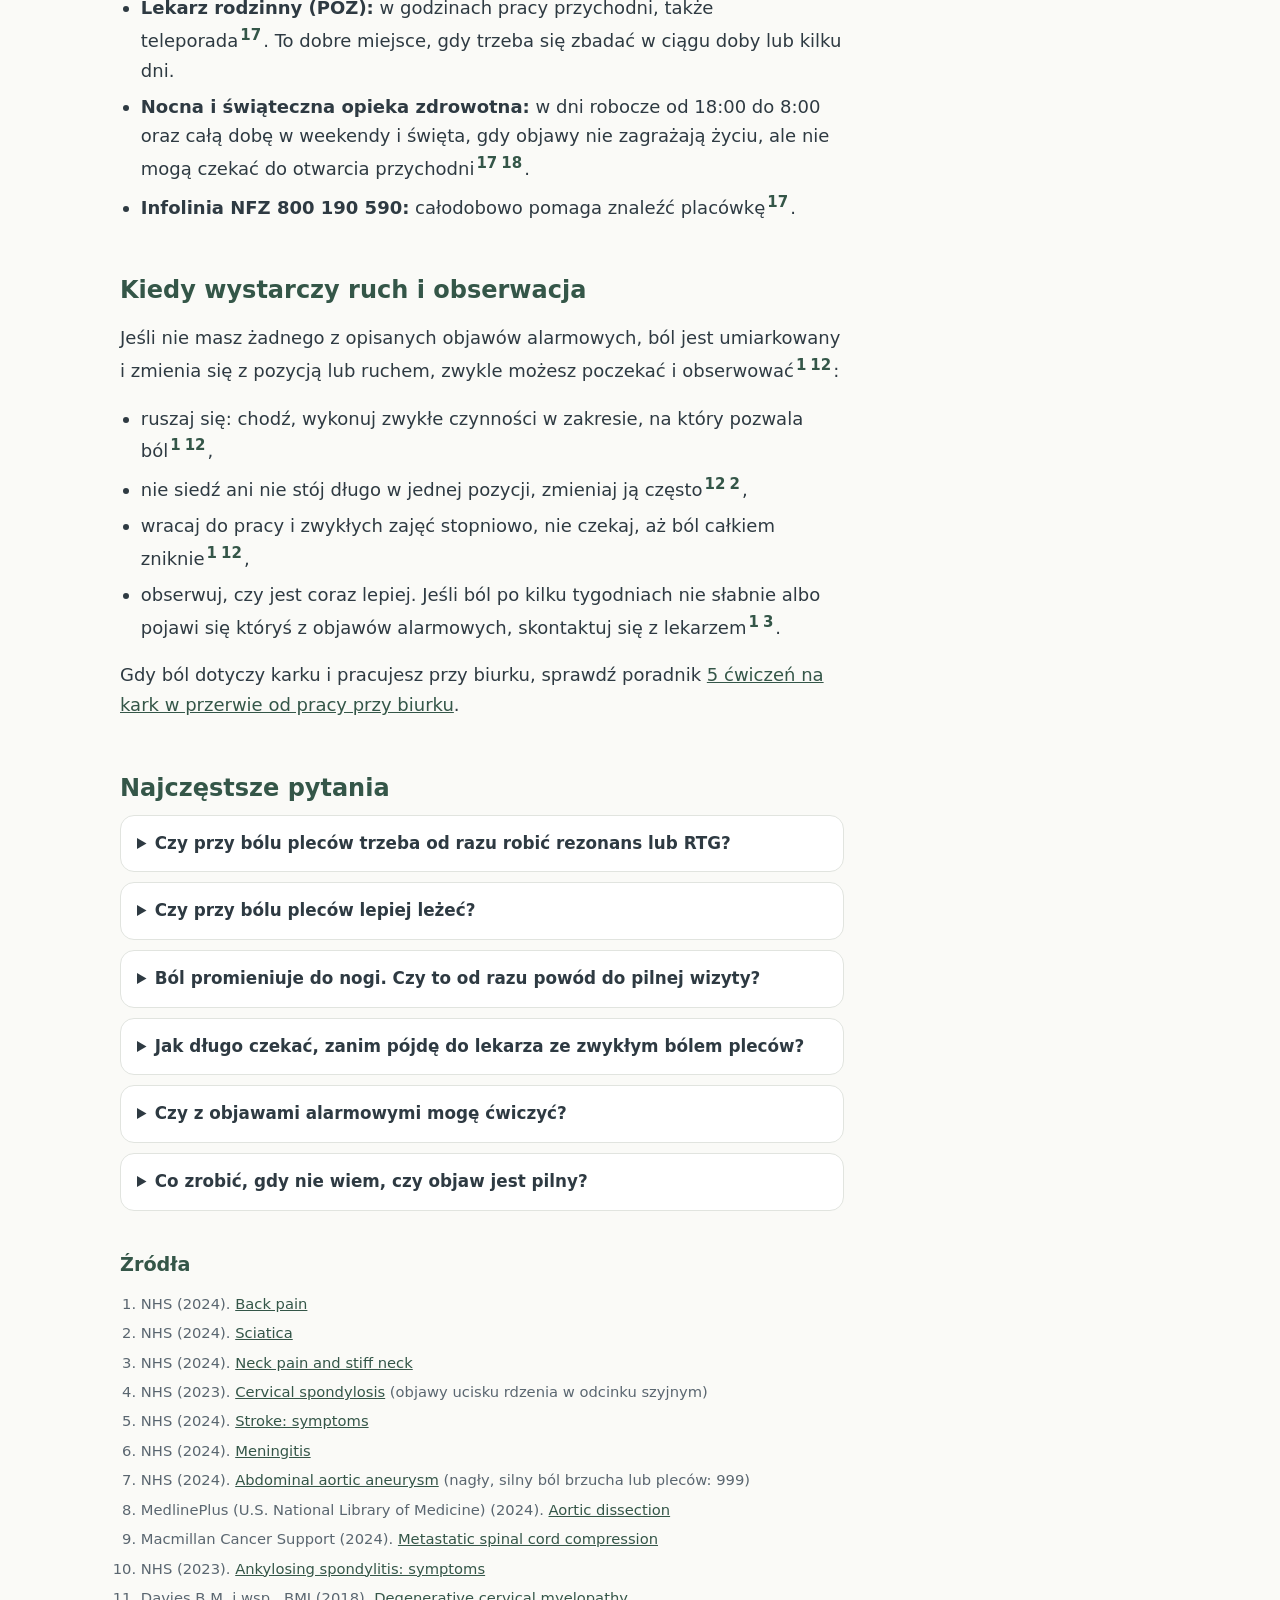
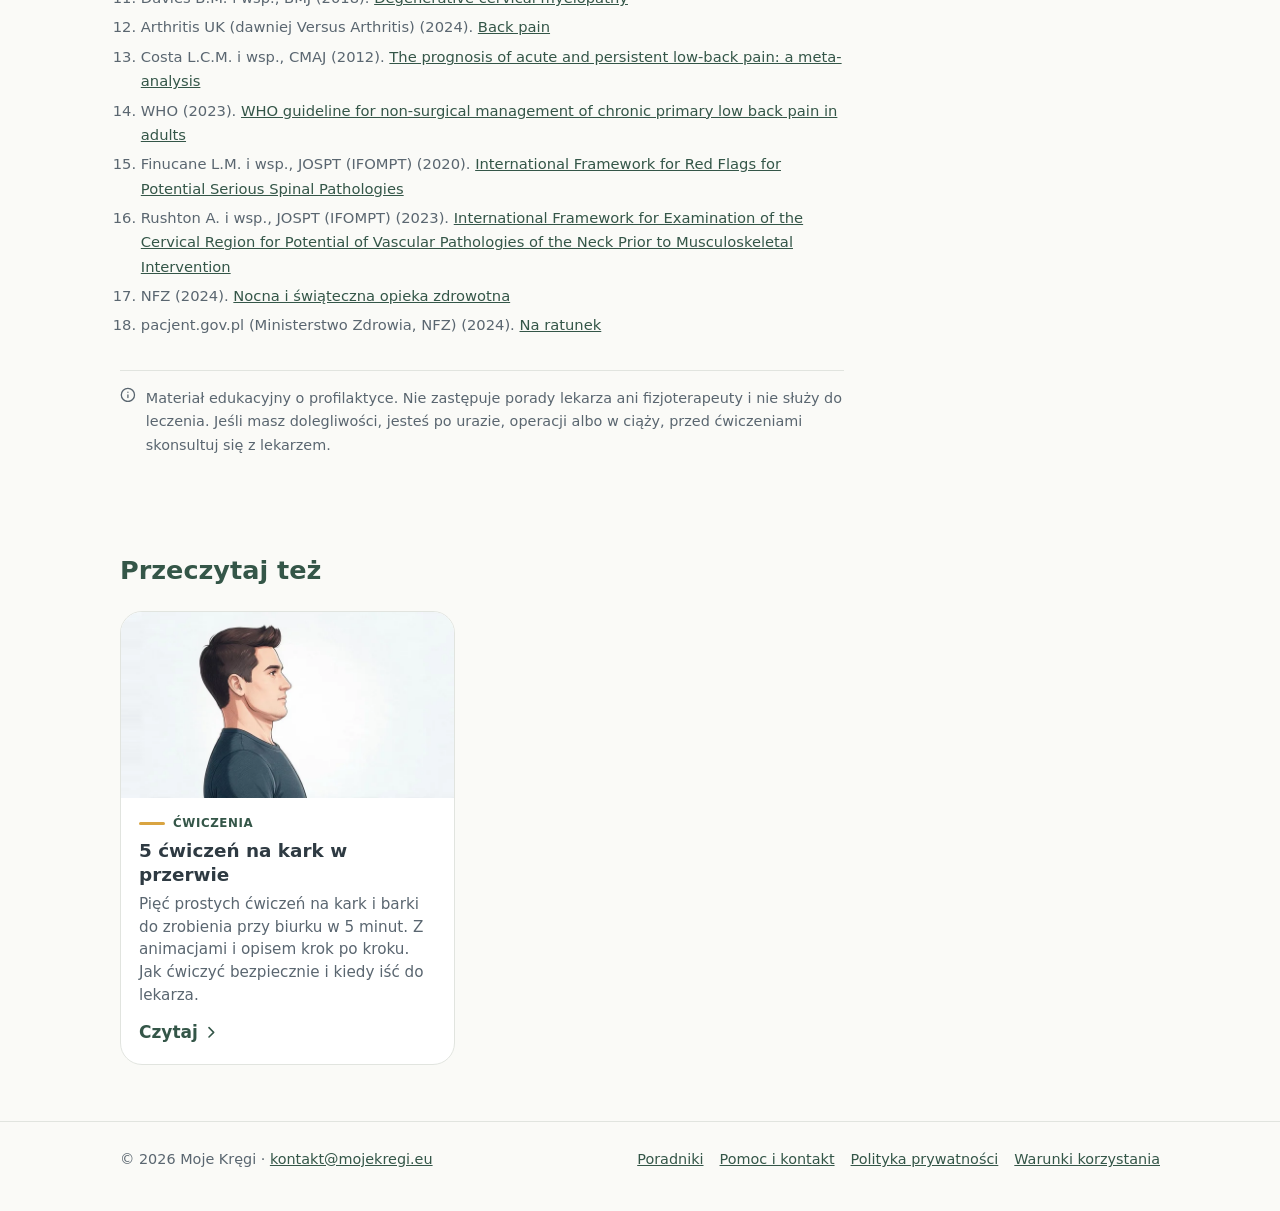
<file: poradniki/kiedy-bol-plecow-wymaga-lekarza/index.html>
<!doctype html>
<html lang="pl">
<head>
<meta charset="utf-8">
<meta name="viewport" content="width=device-width, initial-scale=1">
<script>try{var t=localStorage.getItem('mk-theme');if(t==='dark'||t==='light')document.documentElement.dataset.theme=t}catch(e){}</script>
<title>Kiedy ból pleców wymaga lekarza: objawy alarmowe</title>
<meta name="description" content="Ból pleców lub karku: kiedy dzwonić pod 112, kiedy iść do lekarza w ciągu doby, kiedy umówić wizytę, a kiedy wystarczy ruch i obserwacja.">
<meta name="theme-color" content="#38614F">
<link rel="canonical" href="https://mojekregi.eu/poradniki/kiedy-bol-plecow-wymaga-lekarza/">
<meta property="og:type" content="article">
<meta property="og:locale" content="pl_PL">
<meta property="og:site_name" content="Moje Kręgi">
<meta property="og:title" content="Kiedy ból pleców wymaga lekarza: objawy alarmowe">
<meta property="og:description" content="Ból pleców lub karku: kiedy dzwonić pod 112, kiedy iść do lekarza w ciągu doby, kiedy umówić wizytę, a kiedy wystarczy ruch i obserwacja.">
<meta property="og:url" content="https://mojekregi.eu/poradniki/kiedy-bol-plecow-wymaga-lekarza/">
<meta property="og:image" content="https://mojekregi.eu/img/grafika-promocyjna.png">
<meta property="og:image:width" content="1024">
<meta property="og:image:height" content="500">
<meta property="og:image:alt" content="Moje Kręgi: ćwiczenia na kręgosłup z polskim lektorem">
<meta name="twitter:card" content="summary_large_image">
<link rel="icon" href="../../img/logo-mark.svg" type="image/svg+xml">
<link rel="icon" href="../../img/favicon-48.png" sizes="48x48" type="image/png">
<link rel="apple-touch-icon" href="../../img/apple-touch-icon.png">
<link rel="stylesheet" href="../../style.css">
<link rel="stylesheet" href="../../poradniki/poradniki.css">
<script src="../../theme.js" defer></script>
<script src="../../poradniki/poradniki.js" defer></script>
<script type="application/ld+json">{"@context":"https://schema.org","@type":"Article","headline":"Kiedy ból pleców wymaga lekarza: objawy alarmowe od karku po krzyż","description":"Ból pleców lub karku: kiedy dzwonić pod 112, kiedy iść do lekarza w ciągu doby, kiedy umówić wizytę, a kiedy wystarczy ruch i obserwacja.","inLanguage":"pl","datePublished":"2026-11-14","dateModified":"2026-11-14","author":{"@type":"Organization","name":"Zespół Moje Kręgi","url":"https://mojekregi.eu/"},"publisher":{"@type":"Organization","name":"Moje Kręgi","url":"https://mojekregi.eu/","logo":{"@type":"ImageObject","url":"https://mojekregi.eu/img/logo-mark.svg"}},"mainEntityOfPage":"https://mojekregi.eu/poradniki/kiedy-bol-plecow-wymaga-lekarza/","image":["https://mojekregi.eu/img/grafika-promocyjna.png"],"citation":["https://www.nhs.uk/conditions/back-pain/","https://www.nhs.uk/conditions/sciatica/","https://www.nhs.uk/symptoms/neck-pain-and-stiff-neck/","https://www.nhs.uk/conditions/cervical-spondylosis/","https://www.nhs.uk/conditions/stroke/symptoms/","https://www.nhs.uk/conditions/meningitis/","https://www.nhs.uk/conditions/abdominal-aortic-aneurysm/","https://medlineplus.gov/ency/article/000181.htm","https://www.macmillan.org.uk/cancer-information-and-support/impacts-of-cancer/metastatic-spinal-cord-compression","https://www.nhs.uk/conditions/ankylosing-spondylitis/symptoms/","https://doi.org/10.1136/bmj.k186","https://www.arthritis-uk.org/information-and-support/understanding-arthritis/conditions/back-pain/","https://doi.org/10.1503/cmaj.111271","https://www.who.int/publications/i/item/9789240081789","https://doi.org/10.2519/jospt.2020.9971","https://doi.org/10.2519/jospt.2022.11147","https://www.nfz.gov.pl/dla-pacjenta/informacje-o-swiadczeniach/nocna-i-swiateczna-opieka-zdrowotna/","https://pacjent.gov.pl/na-ratunek"]}</script>
<script type="application/ld+json">{"@context":"https://schema.org","@type":"BreadcrumbList","itemListElement":[{"@type":"ListItem","position":1,"name":"Start","item":"https://mojekregi.eu/"},{"@type":"ListItem","position":2,"name":"Poradniki","item":"https://mojekregi.eu/poradniki/"},{"@type":"ListItem","position":3,"name":"Kiedy ból pleców wymaga lekarza","item":"https://mojekregi.eu/poradniki/kiedy-bol-plecow-wymaga-lekarza/"}]}</script>
<script type="application/ld+json">{"@context":"https://schema.org","@type":"FAQPage","mainEntity":[{"@type":"Question","name":"Czy przy bólu pleców trzeba od razu robić rezonans lub RTG?","acceptedAnswer":{"@type":"Answer","text":"Zwykle nie. Przy bólu bez objawów alarmowych badania obrazowe rzadko są potrzebne i nie przyspieszają powrotu do zdrowia. Lekarz zleci je, gdy podejrzewa poważniejszą przyczynę albo po urazie."}},{"@type":"Question","name":"Czy przy bólu pleców lepiej leżeć?","acceptedAnswer":{"@type":"Answer","text":"Nie. Długie leżenie w łóżku zwykle wydłuża dochodzenie do siebie. Lepiej pozostać aktywnym i zmieniać pozycję."}},{"@type":"Question","name":"Ból promieniuje do nogi. Czy to od razu powód do pilnej wizyty?","acceptedAnswer":{"@type":"Answer","text":"Sam ból promieniujący do jednej nogi najczęściej mija w ciągu kilku tygodni. Dzwoń pod 112, jeśli drętwieje krocze, pojawią się problemy z oddawaniem moczu lub stolca albo noga nagle słabnie. Gdy objawy obejmują obie nogi albo osłabienie narasta od kilku dni, skontaktuj się z lekarzem w ciągu doby. Jeśli objawy szybko się nasilają, dzwoń pod 112."}},{"@type":"Question","name":"Jak długo czekać, zanim pójdę do lekarza ze zwykłym bólem pleców?","acceptedAnswer":{"@type":"Answer","text":"Jeśli nie ma objawów alarmowych, możesz kilka tygodni obserwować, czy jest lepiej. Jeśli ból nie słabnie, narasta albo utrudnia codzienne życie, umów wizytę u lekarza rodzinnego."}},{"@type":"Question","name":"Czy z objawami alarmowymi mogę ćwiczyć?","acceptedAnswer":{"@type":"Answer","text":"Nie. Najpierw konsultacja z lekarzem. Ćwiczenia odłóż do czasu, aż lekarz oceni objawy."}},{"@type":"Question","name":"Co zrobić, gdy nie wiem, czy objaw jest pilny?","acceptedAnswer":{"@type":"Answer","text":"W godzinach pracy przychodni zadzwoń do lekarza rodzinnego. Wieczorem, w nocy i w święta skorzystaj z nocnej i świątecznej opieki zdrowotnej albo infolinii NFZ 800 190 590. Gdy objawy są nagłe i silne, dzwoń pod 112."}}]}</script>
</head>
<body>
<svg xmlns="http://www.w3.org/2000/svg" aria-hidden="true" style="position:absolute;width:0;height:0;overflow:hidden" fill="none" stroke="currentColor" stroke-width="2" stroke-linecap="round" stroke-linejoin="round"><symbol id="i-clock" viewBox="0 0 24 24"><path d="M12 6v6l4 2" /> <circle cx="12" cy="12" r="10" /></symbol><symbol id="i-share-2" viewBox="0 0 24 24"><circle cx="18" cy="5" r="3" /> <circle cx="6" cy="12" r="3" /> <circle cx="18" cy="19" r="3" /> <line x1="8.59" x2="15.42" y1="13.51" y2="17.49" /> <line x1="15.41" x2="8.59" y1="6.51" y2="10.49" /></symbol><symbol id="i-link" viewBox="0 0 24 24"><path d="M10 13a5 5 0 0 0 7.54.54l3-3a5 5 0 0 0-7.07-7.07l-1.72 1.71" /> <path d="M14 11a5 5 0 0 0-7.54-.54l-3 3a5 5 0 0 0 7.07 7.07l1.71-1.71" /></symbol><symbol id="i-list" viewBox="0 0 24 24"><path d="M3 5h.01" /> <path d="M3 12h.01" /> <path d="M3 19h.01" /> <path d="M8 5h13" /> <path d="M8 12h13" /> <path d="M8 19h13" /></symbol><symbol id="i-stethoscope" viewBox="0 0 24 24"><path d="M11 2v2" /> <path d="M5 2v2" /> <path d="M5 3H4a2 2 0 0 0-2 2v4a6 6 0 0 0 12 0V5a2 2 0 0 0-2-2h-1" /> <path d="M8 15a6 6 0 0 0 12 0v-3" /> <circle cx="20" cy="10" r="2" /></symbol><symbol id="i-shield-alert" viewBox="0 0 24 24"><path d="M20 13c0 5-3.5 7.5-7.66 8.95a1 1 0 0 1-.67-.01C7.5 20.5 4 18 4 13V6a1 1 0 0 1 1-1c2 0 4.5-1.2 6.24-2.72a1.17 1.17 0 0 1 1.52 0C14.51 3.81 17 5 19 5a1 1 0 0 1 1 1z" /> <path d="M12 8v4" /> <path d="M12 16h.01" /></symbol><symbol id="i-lightbulb" viewBox="0 0 24 24"><path d="M15 14c.2-1 .7-1.7 1.5-2.5 1-.9 1.5-2.2 1.5-3.5A6 6 0 0 0 6 8c0 1 .2 2.2 1.5 3.5.7.7 1.3 1.5 1.5 2.5" /> <path d="M9 18h6" /> <path d="M10 22h4" /></symbol><symbol id="i-info" viewBox="0 0 24 24"><circle cx="12" cy="12" r="10" /> <path d="M12 16v-4" /> <path d="M12 8h.01" /></symbol><symbol id="i-check" viewBox="0 0 24 24"><path d="M20 6 9 17l-5-5" /></symbol><symbol id="i-chevron-right" viewBox="0 0 24 24"><path d="m9 18 6-6-6-6" /></symbol><symbol id="i-arrow-up" viewBox="0 0 24 24"><path d="m5 12 7-7 7 7" /> <path d="M12 19V5" /></symbol><symbol id="i-printer" viewBox="0 0 24 24"><path d="M6 18H4a2 2 0 0 1-2-2v-5a2 2 0 0 1 2-2h16a2 2 0 0 1 2 2v5a2 2 0 0 1-2 2h-2" /> <path d="M6 9V3a1 1 0 0 1 1-1h10a1 1 0 0 1 1 1v6" /> <rect x="6" y="14" width="12" height="8" rx="1" /></symbol><symbol id="i-smartphone" viewBox="0 0 24 24"><rect width="14" height="20" x="5" y="2" rx="2" ry="2" /> <path d="M12 18h.01" /></symbol></svg>
<a class="skip" href="#tresc">Przejdź do treści</a>
<header class="top">
  <div class="wrap">
    <a class="brand" href="../../"><img src="../../img/logo-mark.svg" alt="" width="36" height="36">Moje Kręgi</a>
    <div class="top-end">
      <nav class="links" aria-label="Główna">
        <a href="../../">Start</a>
        <a href="../../poradniki/" aria-current="page">Poradniki</a>
        <a href="../../pomoc/">Pomoc</a>
        <a href="../../polityka-prywatnosci/">Prywatność</a>
        <a href="../../warunki/">Warunki</a>
      </nav>
      <button type="button" class="theme-toggle" aria-label="Przełącz jasny lub ciemny motyw"><svg class="ico-moon" fill="none" stroke="currentColor" stroke-width="2" stroke-linecap="round" stroke-linejoin="round" viewBox="0 0 24 24" aria-hidden="true"><path d="M20.985 12.486a9 9 0 1 1-9.473-9.472c.405-.022.617.46.402.803a6 6 0 0 0 8.268 8.268c.344-.215.825-.004.803.401"/></svg><svg class="ico-sun" fill="none" stroke="currentColor" stroke-width="2" stroke-linecap="round" stroke-linejoin="round" viewBox="0 0 24 24" aria-hidden="true"><circle cx="12" cy="12" r="4"/><path d="M12 2v2M12 20v2M4.93 4.93l1.41 1.41M17.66 17.66l1.41 1.41M2 12h2m16 0h2M6.34 17.66l-1.41 1.41M19.07 4.93l-1.41 1.41"/></svg></button>
    </div>
  </div>
  <div class="progress" aria-hidden="true"></div>
</header>
<main id="tresc" class="guide">
  <div class="wrap">
    <nav class="crumbs" aria-label="Okruszki"><ol><li><a href="../../">Start</a></li><li><a href="../">Poradniki</a></li><li aria-current="page">Kiedy ból pleców wymaga lekarza</li></ol></nav>
  </div>
  <div class="wrap guide-grid">
    <article class="prose" aria-labelledby="tytul">
      <header class="guide-head">
        <p class="eyebrow">Bezpieczeństwo</p>
        <h1 id="tytul">Kiedy ból pleców wymaga lekarza: objawy alarmowe od karku po krzyż</h1>
        <p class="lead">Większość bólu pleców i karku nie jest groźna i mija w ciągu kilku tygodni. Są jednak objawy, przy których nie warto czekać. Ten poradnik pomoże Ci ocenić, jak pilnie szukać pomocy.</p>
        <ul class="meta-row">
          <li><svg class="i" aria-hidden="true"><use href="#i-clock"/></svg>9 min czytania</li>
          <li><svg class="i" aria-hidden="true"><use href="#i-check"/></svg>Sprawdzono: <time datetime="2026-11-14">14 listopada 2026</time></li>
          <li>Opracowanie: Zespół Moje Kręgi, na podstawie <a href="#zrodla">18 źródeł</a></li>
        </ul>
        <div class="head-actions">
          <button type="button" class="chip" data-act="share"><svg class="i" aria-hidden="true"><use href="#i-share-2"/></svg><span>Udostępnij</span></button>
          <button type="button" class="chip" data-act="print"><svg class="i" aria-hidden="true"><use href="#i-printer"/></svg><span>Drukuj ściągawkę</span></button>
        </div>
      </header>
      <aside class="tldr" aria-labelledby="w-skrocie"><p class="tldr-title" id="w-skrocie">W skrócie</p><ul><li>Większość bólu pleców i karku jest niespecyficzna: nie wynika z poważnej choroby i zwykle wyraźnie słabnie w ciągu kilku tygodni<sup class="cite"><a href="#zrodlo-nhs-back" aria-label="Źródło 1">1</a></sup><sup class="cite"><a href="#zrodlo-costa" aria-label="Źródło 13">13</a></sup>.</li><li><strong>Od razu 112 lub SOR:</strong> drętwienie krocza, nowe problemy z oddawaniem moczu lub stolca, nagłe osłabienie ręki lub nogi, objawy jak przy udarze, ból w klatce piersiowej, rozdzierający ból pleców, poważny uraz.</li><li><strong>Lekarz w ciągu doby:</strong> gorączka z bólem pleców, osłabienie narastające od kilku dni, objawy w obu rękach lub obu nogach, niedawny uraz.</li><li><strong>Wizyta w ciągu kilku dni:</strong> stały ból w nocy, chudnięcie bez powodu, nowy ból w środku pleców, ból przy osteoporozie.</li><li>Bez tych objawów zwykle najlepiej pomaga zwykły ruch i cierpliwość.</li></ul></aside>
<figure class="fig"><svg role="img" focusable="false" xmlns="http://www.w3.org/2000/svg" viewBox="0 0 688 384" width="688" height="384" aria-labelledby="fig1-pilnosc-t">
  <title id="fig1-pilnosc-t">Trzy poziomy pilności: 112 lub SOR od razu, lekarz w ciągu doby, wizyta u lekarza w ciągu kilku dni.</title>
  <rect width="688" height="384" rx="0" fill="var(--mk-color-surface-accent)"/>
  <!-- łącznik poziomów -->
  <path d="M148 112V160M148 224V272" stroke="var(--mk-color-text-muted)" stroke-width="3" stroke-dasharray="2 8" stroke-linecap="round" fill="none"/>
  <!-- karty poziomów -->
  <g fill="var(--mk-color-surface)">
    <rect x="104" y="40" width="480" height="80" rx="40"/>
    <rect x="104" y="152" width="480" height="80" rx="40"/>
    <rect x="104" y="264" width="480" height="80" rx="40"/>
  </g>
  <circle cx="148" cy="80" r="30" fill="var(--mk-color-danger)"/>
  <circle cx="148" cy="192" r="30" fill="var(--mk-color-warning)"/>
  <circle cx="148" cy="304" r="30" fill="var(--mk-color-info)"/>
  <!-- ikony: telefon, zegar, kalendarz (Lucide, ISC) -->
  <g fill="none" stroke="var(--mk-color-surface)" stroke-width="2" stroke-linecap="round" stroke-linejoin="round">
    <g transform="translate(132 64) scale(1.3333)">
      <path d="M13.832 16.568a1 1 0 0 0 1.213-.303l.355-.465A2 2 0 0 1 17 15h3a2 2 0 0 1 2 2v3a2 2 0 0 1-2 2A18 18 0 0 1 2 4a2 2 0 0 1 2-2h3a2 2 0 0 1 2 2v3a2 2 0 0 1-.8 1.6l-.468.351a1 1 0 0 0-.292 1.233 14 14 0 0 0 6.392 6.384"/>
    </g>
    <g transform="translate(132 176) scale(1.3333)">
      <circle cx="12" cy="12" r="10"/>
      <path d="M12 6v6l4 2"/>
    </g>
    <g transform="translate(132 288) scale(1.3333)">
      <rect width="18" height="18" x="3" y="4" rx="2"/>
      <path d="M8 2v4M16 2v4M3 10h18M8 14h.01M12 14h.01M16 14h.01M8 18h.01M12 18h.01M16 18h.01"/>
    </g>
  </g>
  <!-- opisy -->
  <g font-family="system-ui, sans-serif">
    <g font-size="32" font-weight="800">
      <text x="196" y="80" fill="var(--mk-color-danger)">112 lub SOR</text>
      <text x="196" y="192" fill="var(--mk-color-warning)">24 h</text>
      <text x="196" y="304" fill="var(--mk-color-info)">Kilka dni</text>
    </g>
    <g font-size="22" font-weight="600" fill="var(--mk-color-text-muted)">
      <text x="196" y="110">od razu, bez czekania</text>
      <text x="196" y="222">lekarz w ciągu doby</text>
      <text x="196" y="334">wizyta u lekarza</text>
    </g>
  </g>
</svg><figcaption>Trzy poziomy pilności. Szczegółowe listy objawów dla każdego poziomu są niżej.</figcaption></figure>
<h2 id="wiekszosc-bolu-plecow-nie-jest-grozna">Większość bólu pleców nie jest groźna<a class="anchor" href="#wiekszosc-bolu-plecow-nie-jest-grozna" aria-label="Link do sekcji: Większość bólu pleców nie jest groźna"><svg class="i" aria-hidden="true"><use href="#i-link"/></svg></a></h2>
<p>Ból pleców i karku zdarza się bardzo często. Zwykle wynika z przeciążenia, długiego siedzenia albo nagłego ruchu, a nie z uszkodzenia kręgosłupa. Lekarze nazywają go bólem niespecyficznym: nie ma jednej konkretnej, groźnej przyczyny<sup class="cite"><a href="#zrodlo-nhs-back" aria-label="Źródło 1">1</a></sup><sup class="cite"><a href="#zrodlo-arthritis-uk" aria-label="Źródło 12">12</a></sup>.</p>
<p>Duża część poprawy przychodzi w pierwszych 6 tygodniach. U części osób ból wraca albo utrzymuje się dłużej w łagodniejszej postaci<sup class="cite"><a href="#zrodlo-costa" aria-label="Źródło 13">13</a></sup><sup class="cite"><a href="#zrodlo-nhs-back" aria-label="Źródło 1">1</a></sup>. Ból karku też zwykle mija w kilka tygodni<sup class="cite"><a href="#zrodlo-nhs-neck" aria-label="Źródło 3">3</a></sup>.</p>
<aside class="callout callout--note"><svg class="i" aria-hidden="true"><use href="#i-info"/></svg><div><p class="callout-title">Warto wiedzieć</p><p>Ruch zwykle pomaga bardziej niż leżenie w łóżku. Długi odpoczynek w łóżku może wydłużyć dochodzenie do siebie<sup class="cite"><a href="#zrodlo-nhs-back" aria-label="Źródło 1">1</a></sup><sup class="cite"><a href="#zrodlo-arthritis-uk" aria-label="Źródło 12">12</a></sup>. Przy bólu promieniującym do nogi ruch może boleć, ale zwykle nie szkodzi<sup class="cite"><a href="#zrodlo-nhs-sciatica" aria-label="Źródło 2">2</a></sup>. Przy bólu, który trwa długo, wytyczne WHO zalecają edukację i ćwiczenia<sup class="cite"><a href="#zrodlo-who-lbp" aria-label="Źródło 14">14</a></sup>.</p>
<p>Objawy opisane niżej to sygnał, żeby się zbadać, a nie diagnoza. Wiele z nich ma niegroźną przyczynę, ale ocenić to może tylko lekarz. Przy objawach z pierwszej listy nie czekaj i dzwoń pod 112<sup class="cite"><a href="#zrodlo-finucane" aria-label="Źródło 15">15</a></sup><sup class="cite"><a href="#zrodlo-nhs-back" aria-label="Źródło 1">1</a></sup>.</p></div></aside>
<h2 id="zadzwon-pod-112-lub-jedz-na-sor">Zadzwoń pod 112 lub jedź na SOR<a class="anchor" href="#zadzwon-pod-112-lub-jedz-na-sor" aria-label="Link do sekcji: Zadzwoń pod 112 lub jedź na SOR"><svg class="i" aria-hidden="true"><use href="#i-link"/></svg></a></h2>
<aside class="callout callout--doctor"><svg class="i" aria-hidden="true"><use href="#i-stethoscope"/></svg><div><p class="callout-title">Od razu 112 lub SOR, jeśli:</p><ul><li><strong>Drętwienie krocza lub pośladków</strong>, nowe problemy z oddawaniem moczu lub stolca albo nowe zaburzenia funkcji seksualnych. To mogą być objawy ucisku nerwów na dole kręgosłupa (zespół ogona końskiego)<sup class="cite"><a href="#zrodlo-nhs-back" aria-label="Źródło 1">1</a></sup><sup class="cite"><a href="#zrodlo-nhs-sciatica" aria-label="Źródło 2">2</a></sup>.</li><li><strong>Nagłe</strong> (w ciągu minut lub godzin) osłabienie ręki lub nogi, także takie, że trudno nią poruszać<sup class="cite"><a href="#zrodlo-nhs-stroke" aria-label="Źródło 5">5</a></sup><sup class="cite"><a href="#zrodlo-nhs-spondylosis" aria-label="Źródło 4">4</a></sup>.</li><li>Nagle pojawiają się zaburzenia mowy lub połykania, podwójne widzenie lub inne zaburzenia widzenia, drętwienie twarzy lub ust, omdlenie, nagłe upadki, chwiejny chód albo zawroty głowy z utratą równowagi<sup class="cite"><a href="#zrodlo-nhs-stroke" aria-label="Źródło 5">5</a></sup><sup class="cite"><a href="#zrodlo-rushton" aria-label="Źródło 16">16</a></sup>.</li><li>Nagły, najsilniejszy w życiu ból głowy lub karku<sup class="cite"><a href="#zrodlo-nhs-stroke" aria-label="Źródło 5">5</a></sup><sup class="cite"><a href="#zrodlo-rushton" aria-label="Źródło 16">16</a></sup>.</li><li>Ból lub ucisk w klatce piersiowej, duszność, także z bólem ręki lub żuchwy. Ból przy wdechu z dusznością lub odkrztuszaniem krwi<sup class="cite"><a href="#zrodlo-nhs-back" aria-label="Źródło 1">1</a></sup><sup class="cite"><a href="#zrodlo-pacjent-ratunek" aria-label="Źródło 18">18</a></sup>.</li><li>Nagły, rozdzierający ból pleców lub między łopatkami, także z bólem brzucha<sup class="cite"><a href="#zrodlo-nhs-aaa" aria-label="Źródło 7">7</a></sup><sup class="cite"><a href="#zrodlo-medline-aorta" aria-label="Źródło 8">8</a></sup>.</li><li>Gorączka ze sztywnością karku, silnym bólem głowy, wysypką, światłowstrętem lub dezorientacją<sup class="cite"><a href="#zrodlo-nhs-meningitis" aria-label="Źródło 6">6</a></sup><sup class="cite"><a href="#zrodlo-pacjent-ratunek" aria-label="Źródło 18">18</a></sup>.</li><li>Uraz kręgosłupa po wypadku lub upadku z wysokości, z drętwieniem lub osłabieniem rąk albo nóg. Także każdy uraz z bólem kręgosłupa w wieku 65 lat i więcej, przy osteoporozie, chorobie zapalnej stawów lub długotrwałym przyjmowaniu sterydów<sup class="cite"><a href="#zrodlo-nhs-back" aria-label="Źródło 1">1</a></sup><sup class="cite"><a href="#zrodlo-finucane" aria-label="Źródło 15">15</a></sup>.</li></ul>
<p>Nie prowadź samochodu samodzielnie. Nie ćwicz do czasu badania.</p></div></aside>
<h2 id="skontaktuj-sie-z-lekarzem-w-ciagu-doby">Skontaktuj się z lekarzem w ciągu doby<a class="anchor" href="#skontaktuj-sie-z-lekarzem-w-ciagu-doby" aria-label="Link do sekcji: Skontaktuj się z lekarzem w ciągu doby"><svg class="i" aria-hidden="true"><use href="#i-link"/></svg></a></h2>
<aside class="callout callout--doctor"><svg class="i" aria-hidden="true"><use href="#i-stethoscope"/></svg><div><p class="callout-title">Lekarz w ciągu 24 godzin, jeśli:</p><ul><li>Osłabienie ręki lub nogi narasta od kilku dni albo opada Ci stopa<sup class="cite"><a href="#zrodlo-nhs-spondylosis" aria-label="Źródło 4">4</a></sup><sup class="cite"><a href="#zrodlo-nhs-sciatica" aria-label="Źródło 2">2</a></sup>.</li><li>Pojawia się nowe lub narastające drętwienie, mrowienie albo ból promieniujący do obu rąk lub obu nóg<sup class="cite"><a href="#zrodlo-nhs-back" aria-label="Źródło 1">1</a></sup><sup class="cite"><a href="#zrodlo-nhs-spondylosis" aria-label="Źródło 4">4</a></sup>. Przy drętwieniu krocza lub problemach z oddawaniem moczu: SOR lub 112.</li><li>Dłonie stają się niezgrabne (trudniej zapiąć guziki, pisać, częściej coś upuszczasz), chód robi się chwiejny, równowaga gorsza<sup class="cite"><a href="#zrodlo-nhs-spondylosis" aria-label="Źródło 4">4</a></sup><sup class="cite"><a href="#zrodlo-davies" aria-label="Źródło 11">11</a></sup>. Jeśli pojawiło się to nagle: 112.</li><li>Przy pochyleniu głowy czujesz „prąd” wzdłuż kręgosłupa lub do rąk i nóg<sup class="cite"><a href="#zrodlo-nhs-spondylosis" aria-label="Źródło 4">4</a></sup><sup class="cite"><a href="#zrodlo-davies" aria-label="Źródło 11">11</a></sup>.</li><li>Ból pleców lub karku idzie w parze z gorączką lub dreszczami<sup class="cite"><a href="#zrodlo-nhs-back" aria-label="Źródło 1">1</a></sup><sup class="cite"><a href="#zrodlo-arthritis-uk" aria-label="Źródło 12">12</a></sup>.</li><li>Ból kręgosłupa pojawił się niedawno po urazie, na przykład po upadku lub wypadku<sup class="cite"><a href="#zrodlo-nhs-back" aria-label="Źródło 1">1</a></sup><sup class="cite"><a href="#zrodlo-arthritis-uk" aria-label="Źródło 12">12</a></sup>.</li><li>Przy bólu w środku pleców pojawia się osłabienie nóg, zaburzenia czucia w nogach albo trudności z chodzeniem<sup class="cite"><a href="#zrodlo-nhs-back" aria-label="Źródło 1">1</a></sup><sup class="cite"><a href="#zrodlo-macmillan" aria-label="Źródło 9">9</a></sup>. Jeśli pojawiły się nagle lub szybko narastają: SOR lub 112.</li><li>Ból jest stały w nocy i jednocześnie chudniesz bez powodu<sup class="cite"><a href="#zrodlo-nhs-back" aria-label="Źródło 1">1</a></sup><sup class="cite"><a href="#zrodlo-finucane" aria-label="Źródło 15">15</a></sup>.</li><li>Masz za sobą chorobę nowotworową, a ból kręgosłupa jest nowy lub narasta<sup class="cite"><a href="#zrodlo-macmillan" aria-label="Źródło 9">9</a></sup><sup class="cite"><a href="#zrodlo-finucane" aria-label="Źródło 15">15</a></sup>.</li><li>Przy wysiłku pojawia się nowy lub nasilający się ból albo ucisk w klatce piersiowej lub duszność większa niż zwykle przy takim wysiłku<sup class="cite"><a href="#zrodlo-nhs-back" aria-label="Źródło 1">1</a></sup><sup class="cite"><a href="#zrodlo-pacjent-ratunek" aria-label="Źródło 18">18</a></sup>. Jeśli ból trwa w spoczynku lub narasta, dzwoń pod 112.</li><li>Masz chorobę tkanki łącznej (na przykład zespół Marfana lub Ehlersa-Danlosa), migrenę z aurą, niedawny uraz szyi lub niekontrolowane nadciśnienie, a ból głowy lub karku jest inny niż dotychczas albo pojawiają się zawroty głowy lub nudności przy ruchach głowy<sup class="cite"><a href="#zrodlo-rushton" aria-label="Źródło 16">16</a></sup><sup class="cite"><a href="#zrodlo-nhs-stroke" aria-label="Źródło 5">5</a></sup>.</li></ul>
<p>Jeśli objawy szybko narastają, pojawiają się nagle albo dołącza drętwienie krocza lub problemy z oddawaniem moczu, nie czekaj: dzwoń pod 112. Do czasu wizyty odłóż ćwiczenia.</p></div></aside>
<h2 id="umow-wizyte-w-ciagu-kilku-dni">Umów wizytę w ciągu kilku dni<a class="anchor" href="#umow-wizyte-w-ciagu-kilku-dni" aria-label="Link do sekcji: Umów wizytę w ciągu kilku dni"><svg class="i" aria-hidden="true"><use href="#i-link"/></svg></a></h2>
<aside class="callout callout--doctor"><svg class="i" aria-hidden="true"><use href="#i-stethoscope"/></svg><div><p class="callout-title">Wizyta u lekarza w ciągu kilku dni, jeśli:</p><ul><li>Pojawiły się nowe zawroty głowy bez innych objawów albo nudności przy ruchach głowy<sup class="cite"><a href="#zrodlo-nhs-neck" aria-label="Źródło 3">3</a></sup><sup class="cite"><a href="#zrodlo-rushton" aria-label="Źródło 16">16</a></sup>. Do tego czasu unikaj ćwiczeń wymagających równowagi.</li><li>Drętwienie po jednej stronie narasta albo obejmuje całą rękę lub nogę<sup class="cite"><a href="#zrodlo-nhs-sciatica" aria-label="Źródło 2">2</a></sup><sup class="cite"><a href="#zrodlo-nhs-neck" aria-label="Źródło 3">3</a></sup>.</li><li>Siła jest stale słabsza, na przykład słabszy chwyt dłoni<sup class="cite"><a href="#zrodlo-nhs-spondylosis" aria-label="Źródło 4">4</a></sup><sup class="cite"><a href="#zrodlo-nhs-sciatica" aria-label="Źródło 2">2</a></sup>.</li><li>Ból pleców pojawił się nagle przy osteoporozie, po złamaniu kręgu lub przy długotrwałym przyjmowaniu sterydów, także bez urazu<sup class="cite"><a href="#zrodlo-arthritis-uk" aria-label="Źródło 12">12</a></sup><sup class="cite"><a href="#zrodlo-finucane" aria-label="Źródło 15">15</a></sup>.</li><li>Ból jest stały w nocy i nie zależy od pozycji ani od ruchu<sup class="cite"><a href="#zrodlo-nhs-back" aria-label="Źródło 1">1</a></sup><sup class="cite"><a href="#zrodlo-arthritis-uk" aria-label="Źródło 12">12</a></sup>.</li><li>Chudniesz bez powodu<sup class="cite"><a href="#zrodlo-nhs-back" aria-label="Źródło 1">1</a></sup><sup class="cite"><a href="#zrodlo-arthritis-uk" aria-label="Źródło 12">12</a></sup>.</li><li>Pojawił się nowy lub inny niż zwykle ból w środku pleców, między łopatkami albo w klatce piersiowej, ból przy głębokim wdechu, ból wzdłuż żebra z pieczeniem lub wysypką, nagły ból po drobnym urazie lub kaszlu przy osteoporozie albo sterydach<sup class="cite"><a href="#zrodlo-nhs-back" aria-label="Źródło 1">1</a></sup><sup class="cite"><a href="#zrodlo-finucane" aria-label="Źródło 15">15</a></sup>.</li></ul>
<p>Do czasu wizyty unikaj ćwiczeń, które obciążają bolący odcinek. Lekki ruch w codziennych czynnościach zwykle jest w porządku.</p></div></aside>
<h2 id="warto-omowic-z-lekarzem-lub-fizjoterapeuta">Warto omówić z lekarzem lub fizjoterapeutą<a class="anchor" href="#warto-omowic-z-lekarzem-lub-fizjoterapeuta" aria-label="Link do sekcji: Warto omówić z lekarzem lub fizjoterapeutą"><svg class="i" aria-hidden="true"><use href="#i-link"/></svg></a></h2>
<p>Te objawy nie wymagają pośpiechu, ale nie zostawiaj ich na miesiące:</p>
<ul><li>ból promieniujący do ręki lub nogi albo drętwienie po jednej stronie<sup class="cite"><a href="#zrodlo-nhs-sciatica" aria-label="Źródło 2">2</a></sup><sup class="cite"><a href="#zrodlo-nhs-neck" aria-label="Źródło 3">3</a></sup>,</li><li>ból lub drętwienie nóg przy chodzeniu, które mijają po siadaniu lub pochyleniu się<sup class="cite"><a href="#zrodlo-arthritis-uk" aria-label="Źródło 12">12</a></sup><sup class="cite"><a href="#zrodlo-nhs-sciatica" aria-label="Źródło 2">2</a></sup>,</li><li>sztywność rano trwająca długo, na przykład ponad 45 minut, która słabnie w ruchu, a nie w odpoczynku<sup class="cite"><a href="#zrodlo-nhs-as" aria-label="Źródło 10">10</a></sup><sup class="cite"><a href="#zrodlo-arthritis-uk" aria-label="Źródło 12">12</a></sup>.</li></ul>
<p>Umów wizytę szybciej, jeśli słabnie siła, drętwienie się rozszerza albo objaw trwa dłużej niż 2 tygodnie. Nagły ból pleców w wieku 65 lat i więcej, także bez urazu, skonsultuj w ciągu kilku dni, bez czekania 2 tygodni<sup class="cite"><a href="#zrodlo-finucane" aria-label="Źródło 15">15</a></sup><sup class="cite"><a href="#zrodlo-nhs-back" aria-label="Źródło 1">1</a></sup>.</p>
<p>Do lekarza rodzinnego warto pójść też wtedy, gdy zwykły ból pleców nie słabnie po kilku tygodniach, utrudnia codzienne czynności albo martwi Cię na tyle, że trudno sobie z nim poradzić<sup class="cite"><a href="#zrodlo-nhs-back" aria-label="Źródło 1">1</a></sup><sup class="cite"><a href="#zrodlo-nhs-sciatica" aria-label="Źródło 2">2</a></sup>.</p>
<h2 id="kark-srodek-plecow-krzyz-na-co-uwazac">Kark, środek pleców, krzyż: na co uważać<a class="anchor" href="#kark-srodek-plecow-krzyz-na-co-uwazac" aria-label="Link do sekcji: Kark, środek pleców, krzyż: na co uważać"><svg class="i" aria-hidden="true"><use href="#i-link"/></svg></a></h2>
<h3 id="kark-odcinek-szyjny">Kark (odcinek szyjny)<a class="anchor" href="#kark-odcinek-szyjny" aria-label="Link do sekcji: Kark (odcinek szyjny)"><svg class="i" aria-hidden="true"><use href="#i-link"/></svg></a></h3>
<p>Przy bólu karku szczególnie ważne są objawy ze strony głowy: zaburzenia mowy, widzenia lub połykania, drętwienie twarzy, nagły bardzo silny ból głowy. To powód, żeby od razu dzwonić pod 112<sup class="cite"><a href="#zrodlo-nhs-stroke" aria-label="Źródło 5">5</a></sup><sup class="cite"><a href="#zrodlo-rushton" aria-label="Źródło 16">16</a></sup>. Niezgrabność dłoni i chwiejny chód mogą oznaczać ucisk rdzenia kręgowego w szyi i wymagają oceny lekarza w ciągu doby, a gdy pojawią się nagle, od razu 112<sup class="cite"><a href="#zrodlo-nhs-spondylosis" aria-label="Źródło 4">4</a></sup><sup class="cite"><a href="#zrodlo-davies" aria-label="Źródło 11">11</a></sup>.</p>
<h3 id="srodek-plecow-odcinek-piersiowy">Środek pleców (odcinek piersiowy)<a class="anchor" href="#srodek-plecow-odcinek-piersiowy" aria-label="Link do sekcji: Środek pleców (odcinek piersiowy)"><svg class="i" aria-hidden="true"><use href="#i-link"/></svg></a></h3>
<p>Nowy lub inny niż zwykle ból w środku pleców lub między łopatkami warto pokazać lekarzowi w ciągu kilku dni<sup class="cite"><a href="#zrodlo-nhs-back" aria-label="Źródło 1">1</a></sup><sup class="cite"><a href="#zrodlo-macmillan" aria-label="Źródło 9">9</a></sup>. Nagły, rozdzierający ból między łopatkami to sygnał alarmowy: 112<sup class="cite"><a href="#zrodlo-medline-aorta" aria-label="Źródło 8">8</a></sup><sup class="cite"><a href="#zrodlo-nhs-aaa" aria-label="Źródło 7">7</a></sup>.</p>
<h3 id="krzyz-odcinek-ledzwiowy">Krzyż (odcinek lędźwiowy)<a class="anchor" href="#krzyz-odcinek-ledzwiowy" aria-label="Link do sekcji: Krzyż (odcinek lędźwiowy)"><svg class="i" aria-hidden="true"><use href="#i-link"/></svg></a></h3>
<p>Ból krzyża, także promieniujący do nogi, najczęściej mija sam<sup class="cite"><a href="#zrodlo-nhs-sciatica" aria-label="Źródło 2">2</a></sup><sup class="cite"><a href="#zrodlo-costa" aria-label="Źródło 13">13</a></sup>. Najważniejsze objawy alarmowe to drętwienie krocza, problemy z pęcherzem lub jelitami i objawy w obu nogach<sup class="cite"><a href="#zrodlo-nhs-back" aria-label="Źródło 1">1</a></sup><sup class="cite"><a href="#zrodlo-nhs-sciatica" aria-label="Źródło 2">2</a></sup>.</p>
<h2 id="gdzie-szukac-pomocy-w-polsce">Gdzie szukać pomocy w Polsce<a class="anchor" href="#gdzie-szukac-pomocy-w-polsce" aria-label="Link do sekcji: Gdzie szukać pomocy w Polsce"><svg class="i" aria-hidden="true"><use href="#i-link"/></svg></a></h2>
<ul><li><strong>112 lub 999:</strong> gdy objawy zagrażają życiu albo zdrowiu i liczą się minuty<sup class="cite"><a href="#zrodlo-pacjent-ratunek" aria-label="Źródło 18">18</a></sup><sup class="cite"><a href="#zrodlo-nfz-nisoz" aria-label="Źródło 17">17</a></sup>.</li><li><strong>Szpitalny oddział ratunkowy (SOR):</strong> bez skierowania, przy stanach nagłych, na przykład po wypadku lub urazie<sup class="cite"><a href="#zrodlo-nfz-nisoz" aria-label="Źródło 17">17</a></sup><sup class="cite"><a href="#zrodlo-pacjent-ratunek" aria-label="Źródło 18">18</a></sup>.</li><li><strong>Lekarz rodzinny (POZ):</strong> w godzinach pracy przychodni, także teleporada<sup class="cite"><a href="#zrodlo-nfz-nisoz" aria-label="Źródło 17">17</a></sup>. To dobre miejsce, gdy trzeba się zbadać w ciągu doby lub kilku dni.</li><li><strong>Nocna i świąteczna opieka zdrowotna:</strong> w dni robocze od 18:00 do 8:00 oraz całą dobę w weekendy i święta, gdy objawy nie zagrażają życiu, ale nie mogą czekać do otwarcia przychodni<sup class="cite"><a href="#zrodlo-nfz-nisoz" aria-label="Źródło 17">17</a></sup><sup class="cite"><a href="#zrodlo-pacjent-ratunek" aria-label="Źródło 18">18</a></sup>.</li><li><strong>Infolinia NFZ 800 190 590:</strong> całodobowo pomaga znaleźć placówkę<sup class="cite"><a href="#zrodlo-nfz-nisoz" aria-label="Źródło 17">17</a></sup>.</li></ul>
<h2 id="kiedy-wystarczy-ruch-i-obserwacja">Kiedy wystarczy ruch i obserwacja<a class="anchor" href="#kiedy-wystarczy-ruch-i-obserwacja" aria-label="Link do sekcji: Kiedy wystarczy ruch i obserwacja"><svg class="i" aria-hidden="true"><use href="#i-link"/></svg></a></h2>
<p>Jeśli nie masz żadnego z opisanych objawów alarmowych, ból jest umiarkowany i zmienia się z pozycją lub ruchem, zwykle możesz poczekać i obserwować<sup class="cite"><a href="#zrodlo-nhs-back" aria-label="Źródło 1">1</a></sup><sup class="cite"><a href="#zrodlo-arthritis-uk" aria-label="Źródło 12">12</a></sup>:</p>
<ul><li>ruszaj się: chodź, wykonuj zwykłe czynności w zakresie, na który pozwala ból<sup class="cite"><a href="#zrodlo-nhs-back" aria-label="Źródło 1">1</a></sup><sup class="cite"><a href="#zrodlo-arthritis-uk" aria-label="Źródło 12">12</a></sup>,</li><li>nie siedź ani nie stój długo w jednej pozycji, zmieniaj ją często<sup class="cite"><a href="#zrodlo-arthritis-uk" aria-label="Źródło 12">12</a></sup><sup class="cite"><a href="#zrodlo-nhs-sciatica" aria-label="Źródło 2">2</a></sup>,</li><li>wracaj do pracy i zwykłych zajęć stopniowo, nie czekaj, aż ból całkiem zniknie<sup class="cite"><a href="#zrodlo-nhs-back" aria-label="Źródło 1">1</a></sup><sup class="cite"><a href="#zrodlo-arthritis-uk" aria-label="Źródło 12">12</a></sup>,</li><li>obserwuj, czy jest coraz lepiej. Jeśli ból po kilku tygodniach nie słabnie albo pojawi się któryś z objawów alarmowych, skontaktuj się z lekarzem<sup class="cite"><a href="#zrodlo-nhs-back" aria-label="Źródło 1">1</a></sup><sup class="cite"><a href="#zrodlo-nhs-neck" aria-label="Źródło 3">3</a></sup>.</li></ul>
<p>Gdy ból dotyczy karku i pracujesz przy biurku, sprawdź poradnik <a href="../cwiczenia-na-kark-przy-biurku/">5 ćwiczeń na kark w przerwie od pracy przy biurku</a>.</p>
<h2 id="najczestsze-pytania">Najczęstsze pytania<a class="anchor" href="#najczestsze-pytania" aria-label="Link do sekcji: Najczęstsze pytania"><svg class="i" aria-hidden="true"><use href="#i-link"/></svg></a></h2>
<div class="faq"><details><summary>Czy przy bólu pleców trzeba od razu robić rezonans lub RTG?</summary><p>Zwykle nie. Przy bólu bez objawów alarmowych badania obrazowe rzadko są potrzebne i nie przyspieszają powrotu do zdrowia. Lekarz zleci je, gdy podejrzewa poważniejszą przyczynę albo po urazie<sup class="cite"><a href="#zrodlo-arthritis-uk" aria-label="Źródło 12">12</a></sup><sup class="cite"><a href="#zrodlo-nhs-back" aria-label="Źródło 1">1</a></sup>.</p></details><details><summary>Czy przy bólu pleców lepiej leżeć?</summary><p>Nie. Długie leżenie w łóżku zwykle wydłuża dochodzenie do siebie. Lepiej pozostać aktywnym i zmieniać pozycję<sup class="cite"><a href="#zrodlo-nhs-back" aria-label="Źródło 1">1</a></sup><sup class="cite"><a href="#zrodlo-arthritis-uk" aria-label="Źródło 12">12</a></sup>.</p></details><details><summary>Ból promieniuje do nogi. Czy to od razu powód do pilnej wizyty?</summary><p>Sam ból promieniujący do jednej nogi najczęściej mija w ciągu kilku tygodni<sup class="cite"><a href="#zrodlo-nhs-sciatica" aria-label="Źródło 2">2</a></sup>. Dzwoń pod 112, jeśli drętwieje krocze, pojawią się problemy z oddawaniem moczu lub stolca albo noga nagle słabnie. Gdy objawy obejmują obie nogi albo osłabienie narasta od kilku dni, skontaktuj się z lekarzem w ciągu doby. Jeśli objawy szybko się nasilają, dzwoń pod 112<sup class="cite"><a href="#zrodlo-nhs-sciatica" aria-label="Źródło 2">2</a></sup><sup class="cite"><a href="#zrodlo-nhs-back" aria-label="Źródło 1">1</a></sup>.</p></details><details><summary>Jak długo czekać, zanim pójdę do lekarza ze zwykłym bólem pleców?</summary><p>Jeśli nie ma objawów alarmowych, możesz kilka tygodni obserwować, czy jest lepiej. Jeśli ból nie słabnie, narasta albo utrudnia codzienne życie, umów wizytę u lekarza rodzinnego<sup class="cite"><a href="#zrodlo-nhs-back" aria-label="Źródło 1">1</a></sup><sup class="cite"><a href="#zrodlo-nhs-neck" aria-label="Źródło 3">3</a></sup>.</p></details><details><summary>Czy z objawami alarmowymi mogę ćwiczyć?</summary><p>Nie. Najpierw konsultacja z lekarzem. Ćwiczenia odłóż do czasu, aż lekarz oceni objawy<sup class="cite"><a href="#zrodlo-finucane" aria-label="Źródło 15">15</a></sup><sup class="cite"><a href="#zrodlo-nhs-back" aria-label="Źródło 1">1</a></sup>.</p></details><details><summary>Co zrobić, gdy nie wiem, czy objaw jest pilny?</summary><p>W godzinach pracy przychodni zadzwoń do lekarza rodzinnego. Wieczorem, w nocy i w święta skorzystaj z nocnej i świątecznej opieki zdrowotnej albo infolinii NFZ 800 190 590. Gdy objawy są nagłe i silne, dzwoń pod 112<sup class="cite"><a href="#zrodlo-nfz-nisoz" aria-label="Źródło 17">17</a></sup><sup class="cite"><a href="#zrodlo-pacjent-ratunek" aria-label="Źródło 18">18</a></sup>.</p></details></div>
      <section class="sources" aria-labelledby="zrodla"><h2 id="zrodla">Źródła</h2><ol><li id="zrodlo-nhs-back">NHS (2024). <a href="https://www.nhs.uk/conditions/back-pain/" rel="noopener" target="_blank">Back pain</a></li><li id="zrodlo-nhs-sciatica">NHS (2024). <a href="https://www.nhs.uk/conditions/sciatica/" rel="noopener" target="_blank">Sciatica</a></li><li id="zrodlo-nhs-neck">NHS (2024). <a href="https://www.nhs.uk/symptoms/neck-pain-and-stiff-neck/" rel="noopener" target="_blank">Neck pain and stiff neck</a></li><li id="zrodlo-nhs-spondylosis">NHS (2023). <a href="https://www.nhs.uk/conditions/cervical-spondylosis/" rel="noopener" target="_blank">Cervical spondylosis</a> (objawy ucisku rdzenia w odcinku szyjnym)</li><li id="zrodlo-nhs-stroke">NHS (2024). <a href="https://www.nhs.uk/conditions/stroke/symptoms/" rel="noopener" target="_blank">Stroke: symptoms</a></li><li id="zrodlo-nhs-meningitis">NHS (2024). <a href="https://www.nhs.uk/conditions/meningitis/" rel="noopener" target="_blank">Meningitis</a></li><li id="zrodlo-nhs-aaa">NHS (2024). <a href="https://www.nhs.uk/conditions/abdominal-aortic-aneurysm/" rel="noopener" target="_blank">Abdominal aortic aneurysm</a> (nagły, silny ból brzucha lub pleców: 999)</li><li id="zrodlo-medline-aorta">MedlinePlus (U.S. National Library of Medicine) (2024). <a href="https://medlineplus.gov/ency/article/000181.htm" rel="noopener" target="_blank">Aortic dissection</a></li><li id="zrodlo-macmillan">Macmillan Cancer Support (2024). <a href="https://www.macmillan.org.uk/cancer-information-and-support/impacts-of-cancer/metastatic-spinal-cord-compression" rel="noopener" target="_blank">Metastatic spinal cord compression</a></li><li id="zrodlo-nhs-as">NHS (2023). <a href="https://www.nhs.uk/conditions/ankylosing-spondylitis/symptoms/" rel="noopener" target="_blank">Ankylosing spondylitis: symptoms</a></li><li id="zrodlo-davies">Davies B.M. i wsp., BMJ (2018). <a href="https://doi.org/10.1136/bmj.k186" rel="noopener" target="_blank">Degenerative cervical myelopathy</a></li><li id="zrodlo-arthritis-uk">Arthritis UK (dawniej Versus Arthritis) (2024). <a href="https://www.arthritis-uk.org/information-and-support/understanding-arthritis/conditions/back-pain/" rel="noopener" target="_blank">Back pain</a></li><li id="zrodlo-costa">Costa L.C.M. i wsp., CMAJ (2012). <a href="https://doi.org/10.1503/cmaj.111271" rel="noopener" target="_blank">The prognosis of acute and persistent low-back pain: a meta-analysis</a></li><li id="zrodlo-who-lbp">WHO (2023). <a href="https://www.who.int/publications/i/item/9789240081789" rel="noopener" target="_blank">WHO guideline for non-surgical management of chronic primary low back pain in adults</a></li><li id="zrodlo-finucane">Finucane L.M. i wsp., JOSPT (IFOMPT) (2020). <a href="https://doi.org/10.2519/jospt.2020.9971" rel="noopener" target="_blank">International Framework for Red Flags for Potential Serious Spinal Pathologies</a></li><li id="zrodlo-rushton">Rushton A. i wsp., JOSPT (IFOMPT) (2023). <a href="https://doi.org/10.2519/jospt.2022.11147" rel="noopener" target="_blank">International Framework for Examination of the Cervical Region for Potential of Vascular Pathologies of the Neck Prior to Musculoskeletal Intervention</a></li><li id="zrodlo-nfz-nisoz">NFZ (2024). <a href="https://www.nfz.gov.pl/dla-pacjenta/informacje-o-swiadczeniach/nocna-i-swiateczna-opieka-zdrowotna/" rel="noopener" target="_blank">Nocna i świąteczna opieka zdrowotna</a></li><li id="zrodlo-pacjent-ratunek">pacjent.gov.pl (Ministerstwo Zdrowia, NFZ) (2024). <a href="https://pacjent.gov.pl/na-ratunek" rel="noopener" target="_blank">Na ratunek</a></li></ol></section>
      <p class="disclaimer"><svg class="i" aria-hidden="true"><use href="#i-info"/></svg>Materiał edukacyjny o profilaktyce. Nie zastępuje porady lekarza ani fizjoterapeuty i nie służy do leczenia. Jeśli masz dolegliwości, jesteś po urazie, operacji albo w ciąży, przed ćwiczeniami skonsultuj się z lekarzem.</p>
    </article>
    <aside class="toc" aria-label="Spis treści">
      <details open><summary><svg class="i" aria-hidden="true"><use href="#i-list"/></svg>Spis treści</summary>
        <ol><li><a href="#wiekszosc-bolu-plecow-nie-jest-grozna">Większość bólu pleców nie jest groźna</a></li><li><a href="#zadzwon-pod-112-lub-jedz-na-sor">Zadzwoń pod 112 lub jedź na SOR</a></li><li><a href="#skontaktuj-sie-z-lekarzem-w-ciagu-doby">Skontaktuj się z lekarzem w ciągu doby</a></li><li><a href="#umow-wizyte-w-ciagu-kilku-dni">Umów wizytę w ciągu kilku dni</a></li><li><a href="#warto-omowic-z-lekarzem-lub-fizjoterapeuta">Warto omówić z lekarzem lub fizjoterapeutą</a></li><li><a href="#kark-srodek-plecow-krzyz-na-co-uwazac">Kark, środek pleców, krzyż: na co uważać</a></li><li><a href="#gdzie-szukac-pomocy-w-polsce">Gdzie szukać pomocy w Polsce</a></li><li><a href="#kiedy-wystarczy-ruch-i-obserwacja">Kiedy wystarczy ruch i obserwacja</a></li><li><a href="#najczestsze-pytania">Najczęstsze pytania</a></li><li><a href="#zrodla">Źródła</a></li></ol>
      </details>
    </aside>
  </div>
  <div class="wrap"><section class="related" aria-labelledby="powiazane"><h2 id="powiazane">Przeczytaj też</h2><ul class="cards"><li class="card-g" data-cat="cwiczenia"><a href="../cwiczenia-na-kark-przy-biurku/"><img src="../media/chin_tuck_zoom_work-m.webp" alt="" width="688" height="384" loading="lazy" decoding="async"><span class="card-g-body"><span class="eyebrow">Ćwiczenia</span><span class="card-g-title">5 ćwiczeń na kark w przerwie</span><span class="card-g-sum">Pięć prostych ćwiczeń na kark i barki do zrobienia przy biurku w 5 minut. Z animacjami i opisem krok po kroku. Jak ćwiczyć bezpiecznie i kiedy iść do lekarza.</span><span class="card-g-more">Czytaj<svg class="i" aria-hidden="true"><use href="#i-chevron-right"/></svg></span></span></a></li></ul></section></div>
  <a class="to-top" href="#tresc" aria-label="Na górę strony"><svg class="i" aria-hidden="true"><use href="#i-arrow-up"/></svg></a>
</main>
<footer class="bottom">
  <div class="wrap">
    <span>© 2026 Moje Kręgi · <a href="mailto:kontakt@mojekregi.eu">kontakt@mojekregi.eu</a></span>
    <nav aria-label="Dokumenty">
      <a href="../../poradniki/">Poradniki</a>
      <a href="../../pomoc/">Pomoc i kontakt</a>
      <a href="../../polityka-prywatnosci/">Polityka prywatności</a>
      <a href="../../warunki/">Warunki korzystania</a>
    </nav>
  </div>
</footer>
</body>
</html>
</file>
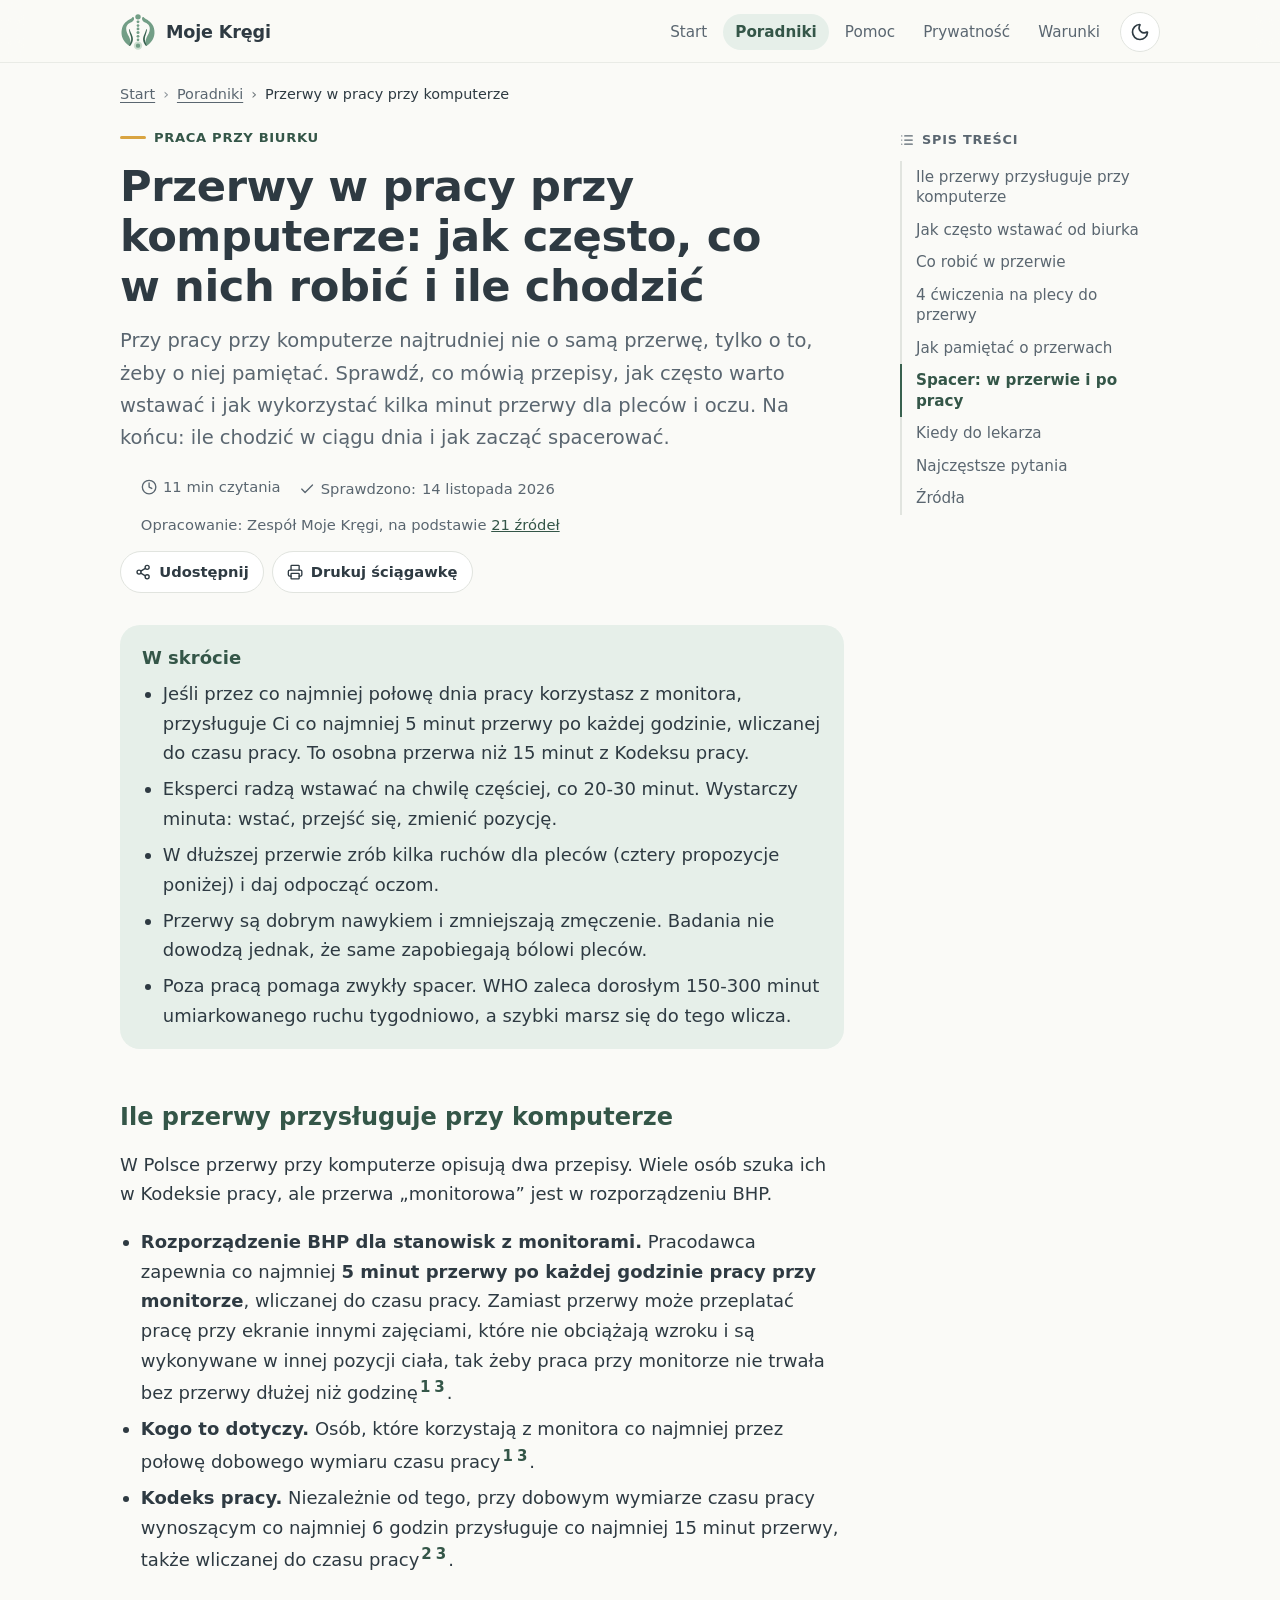
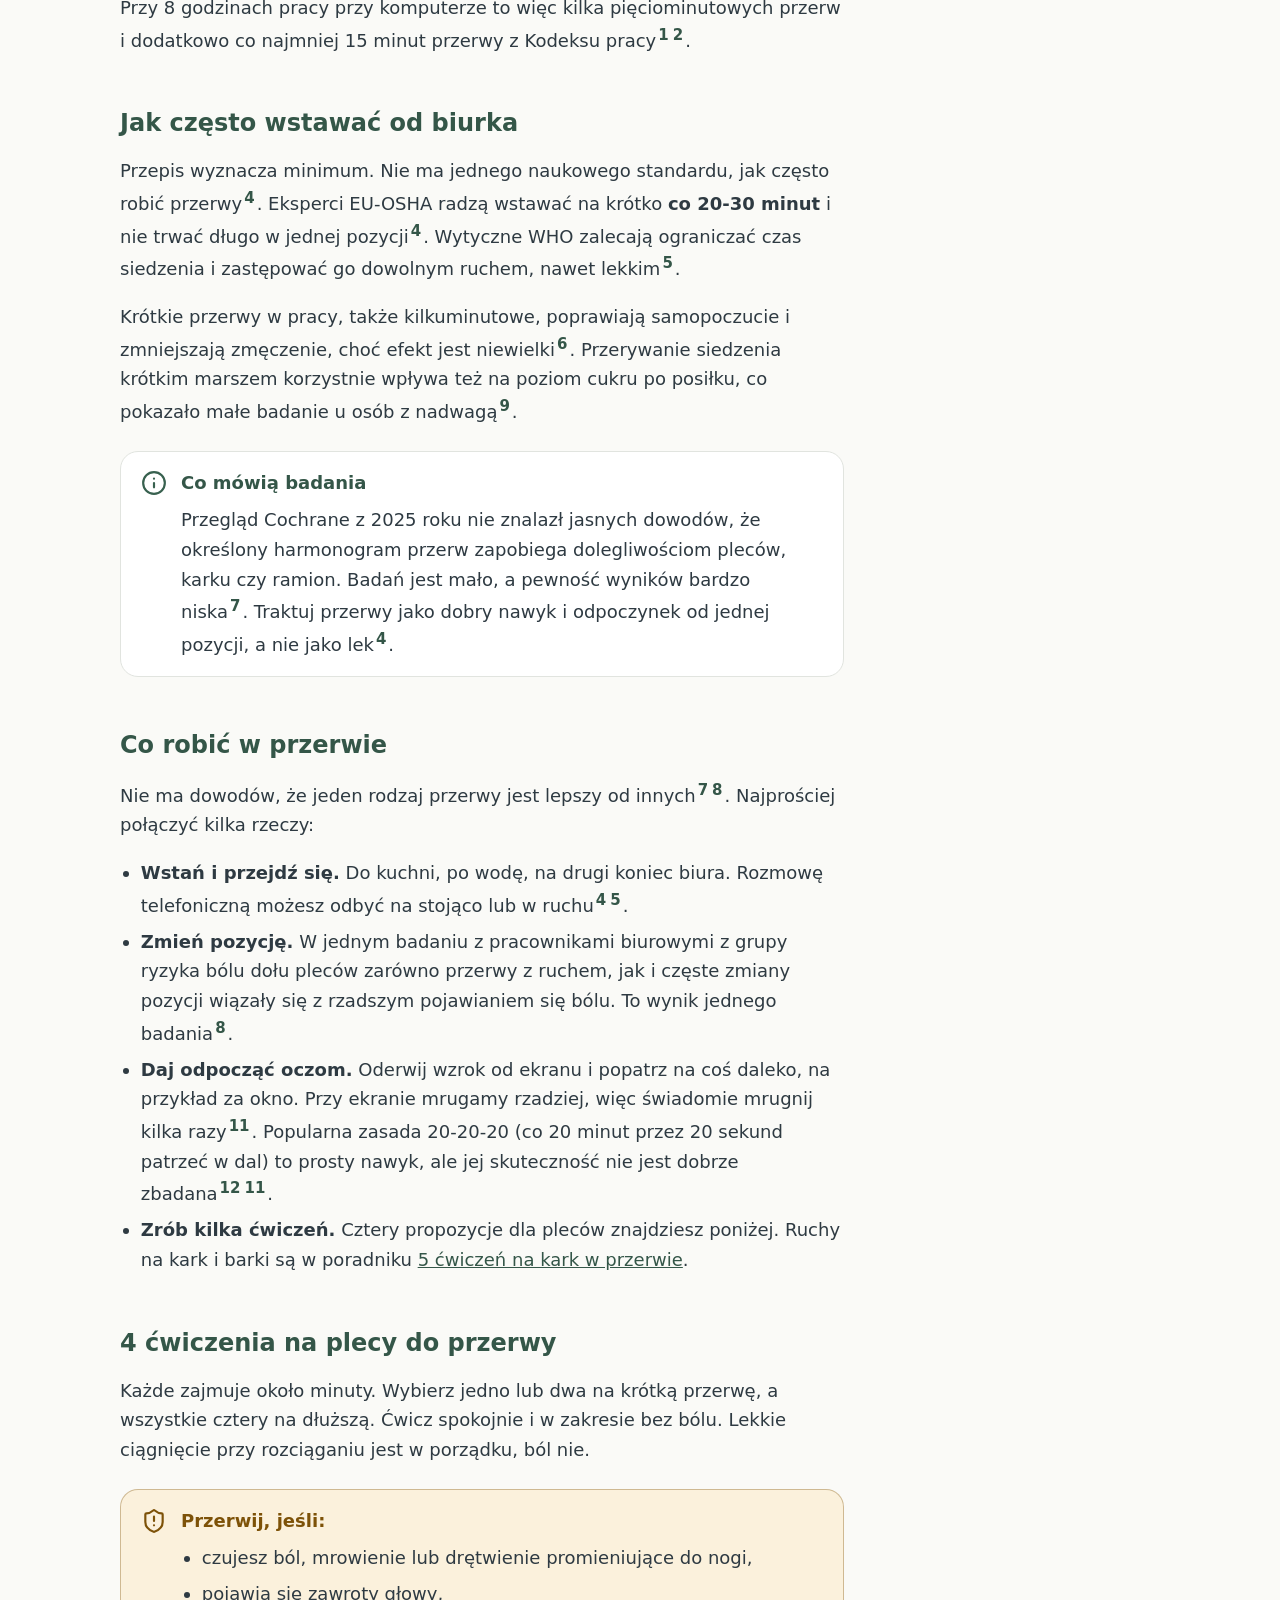
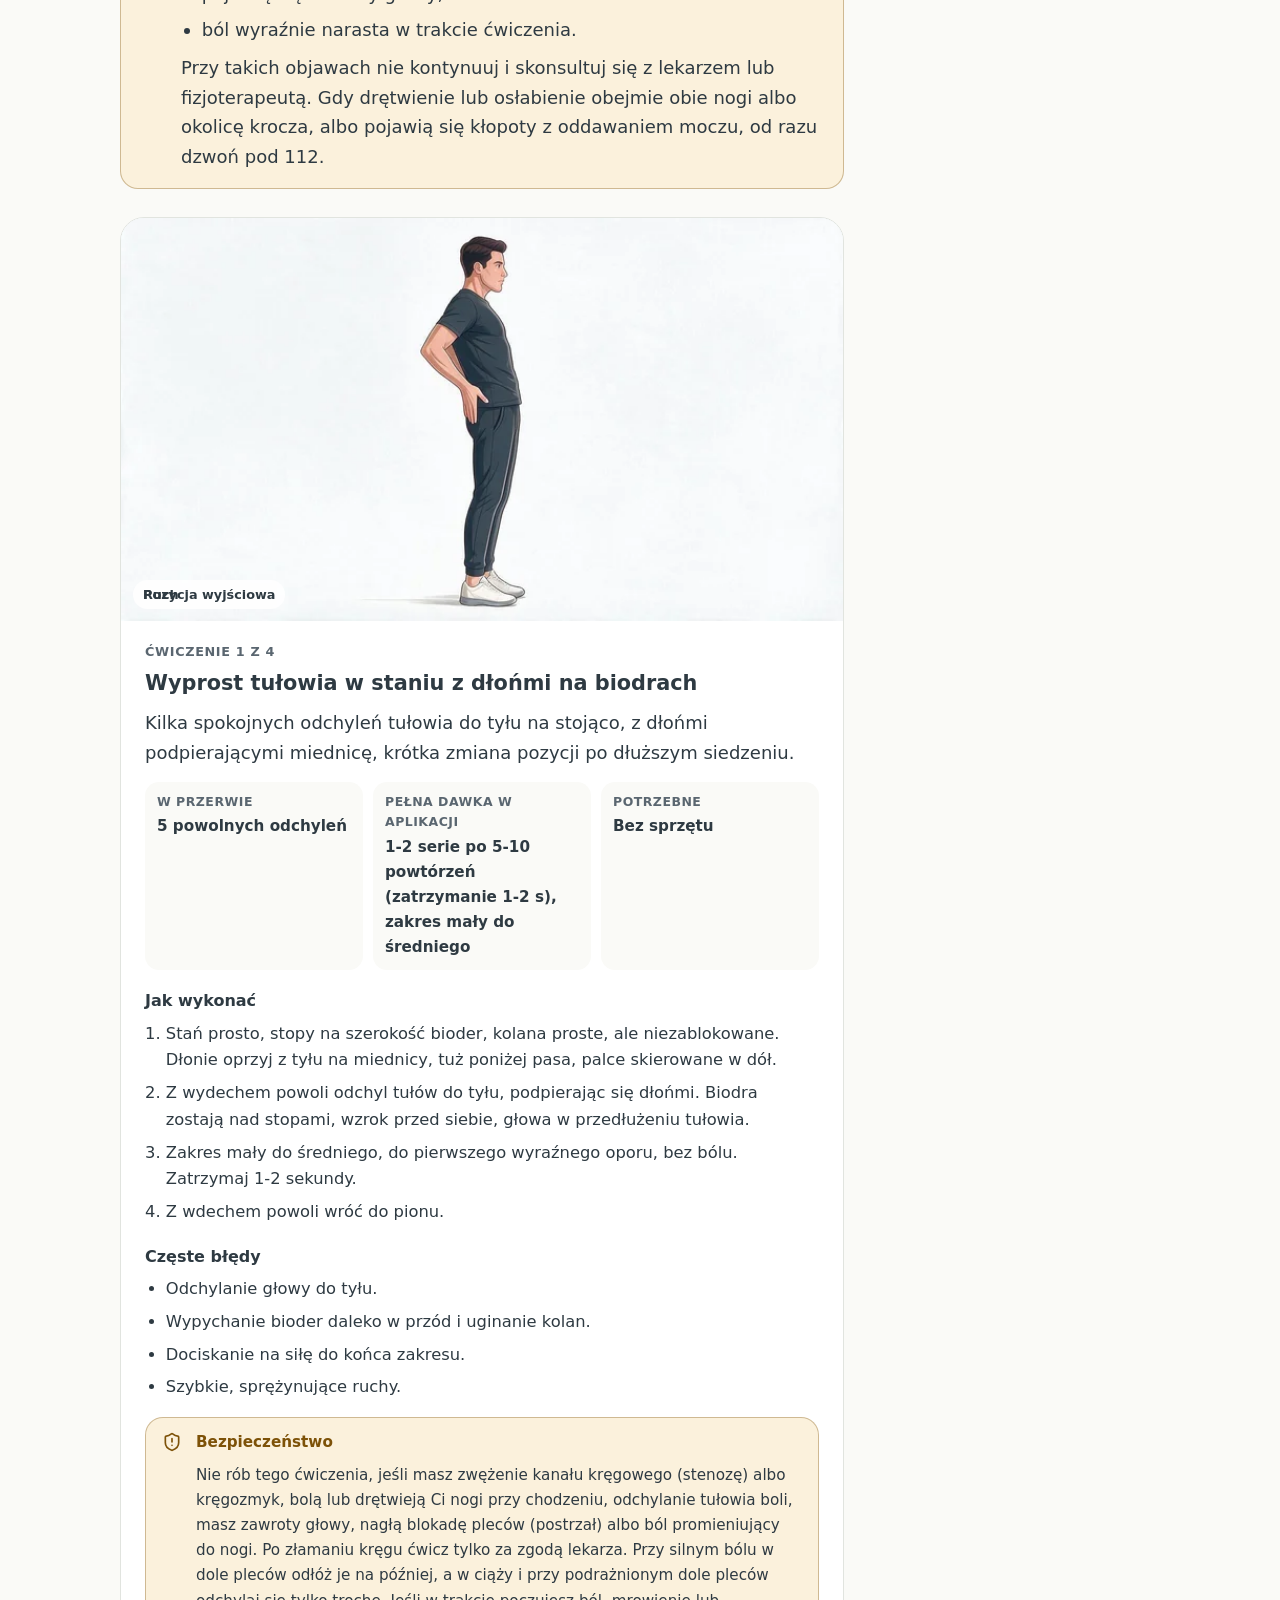
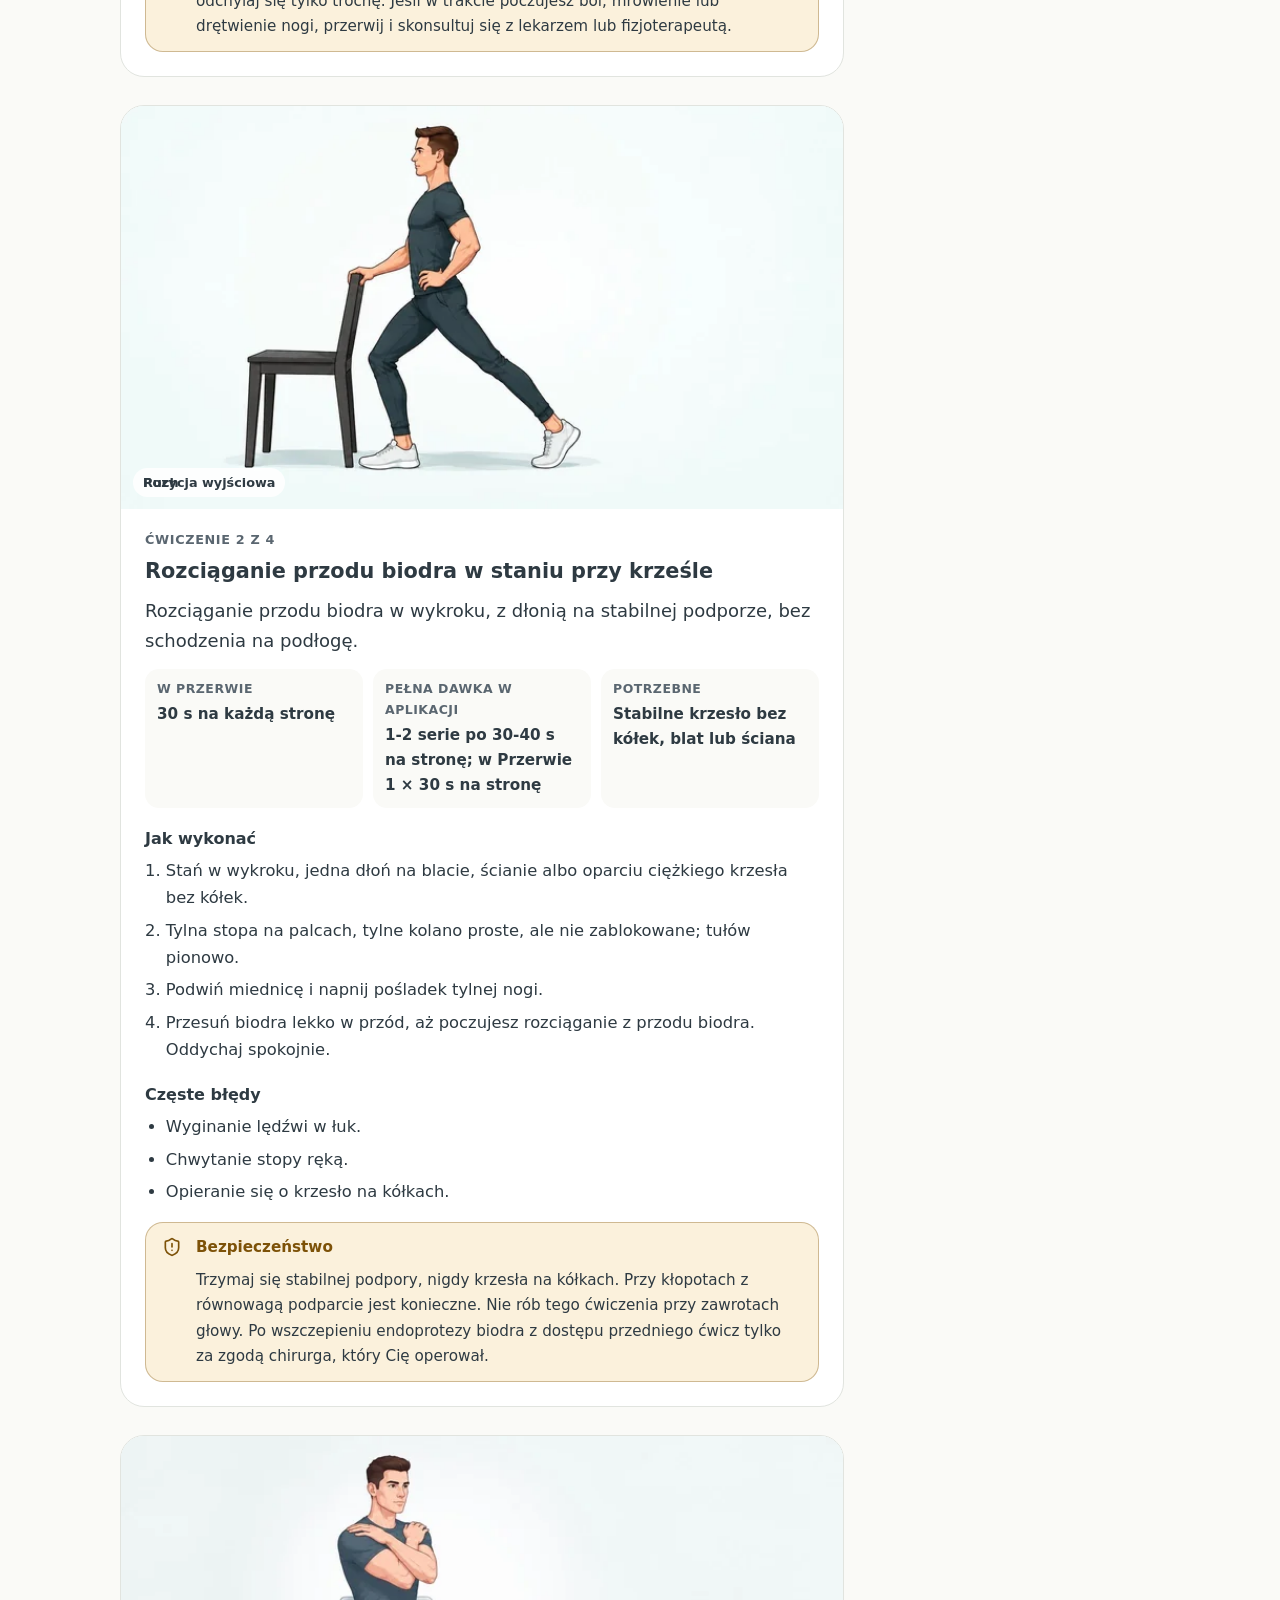
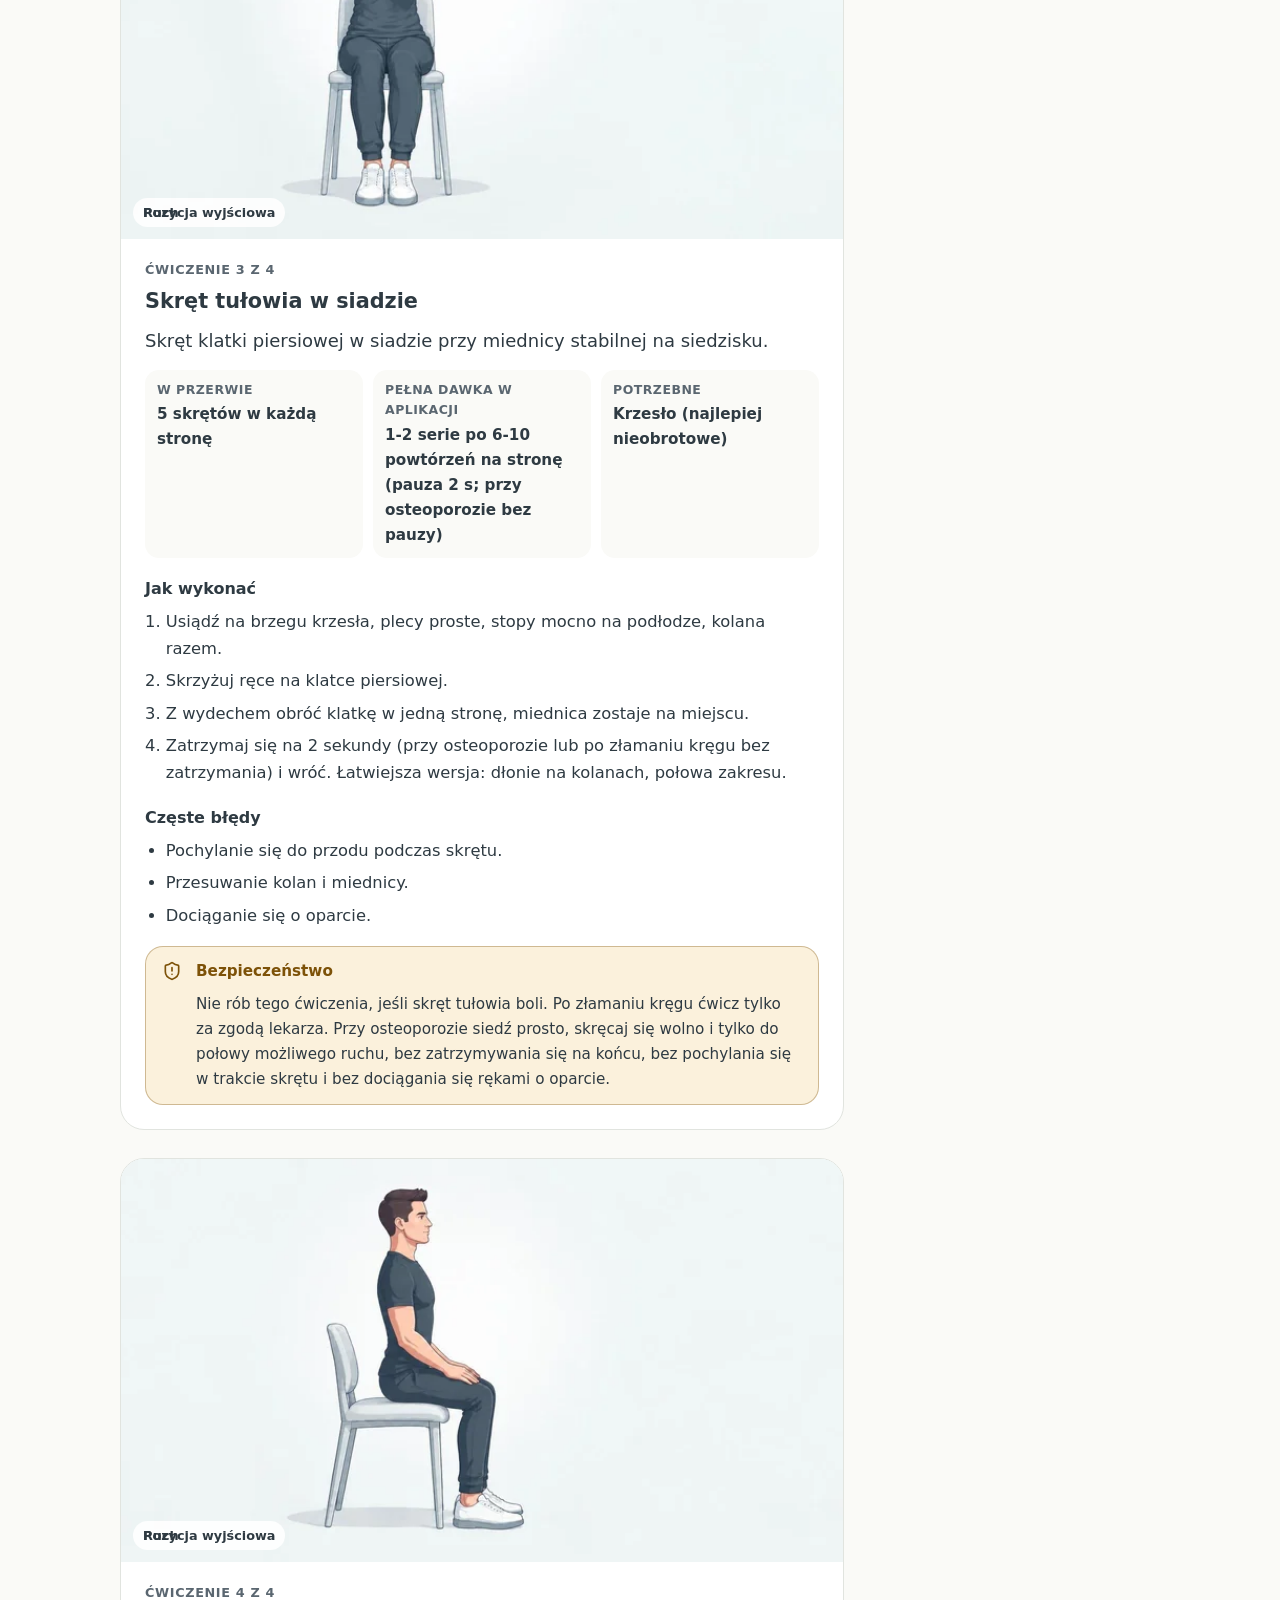
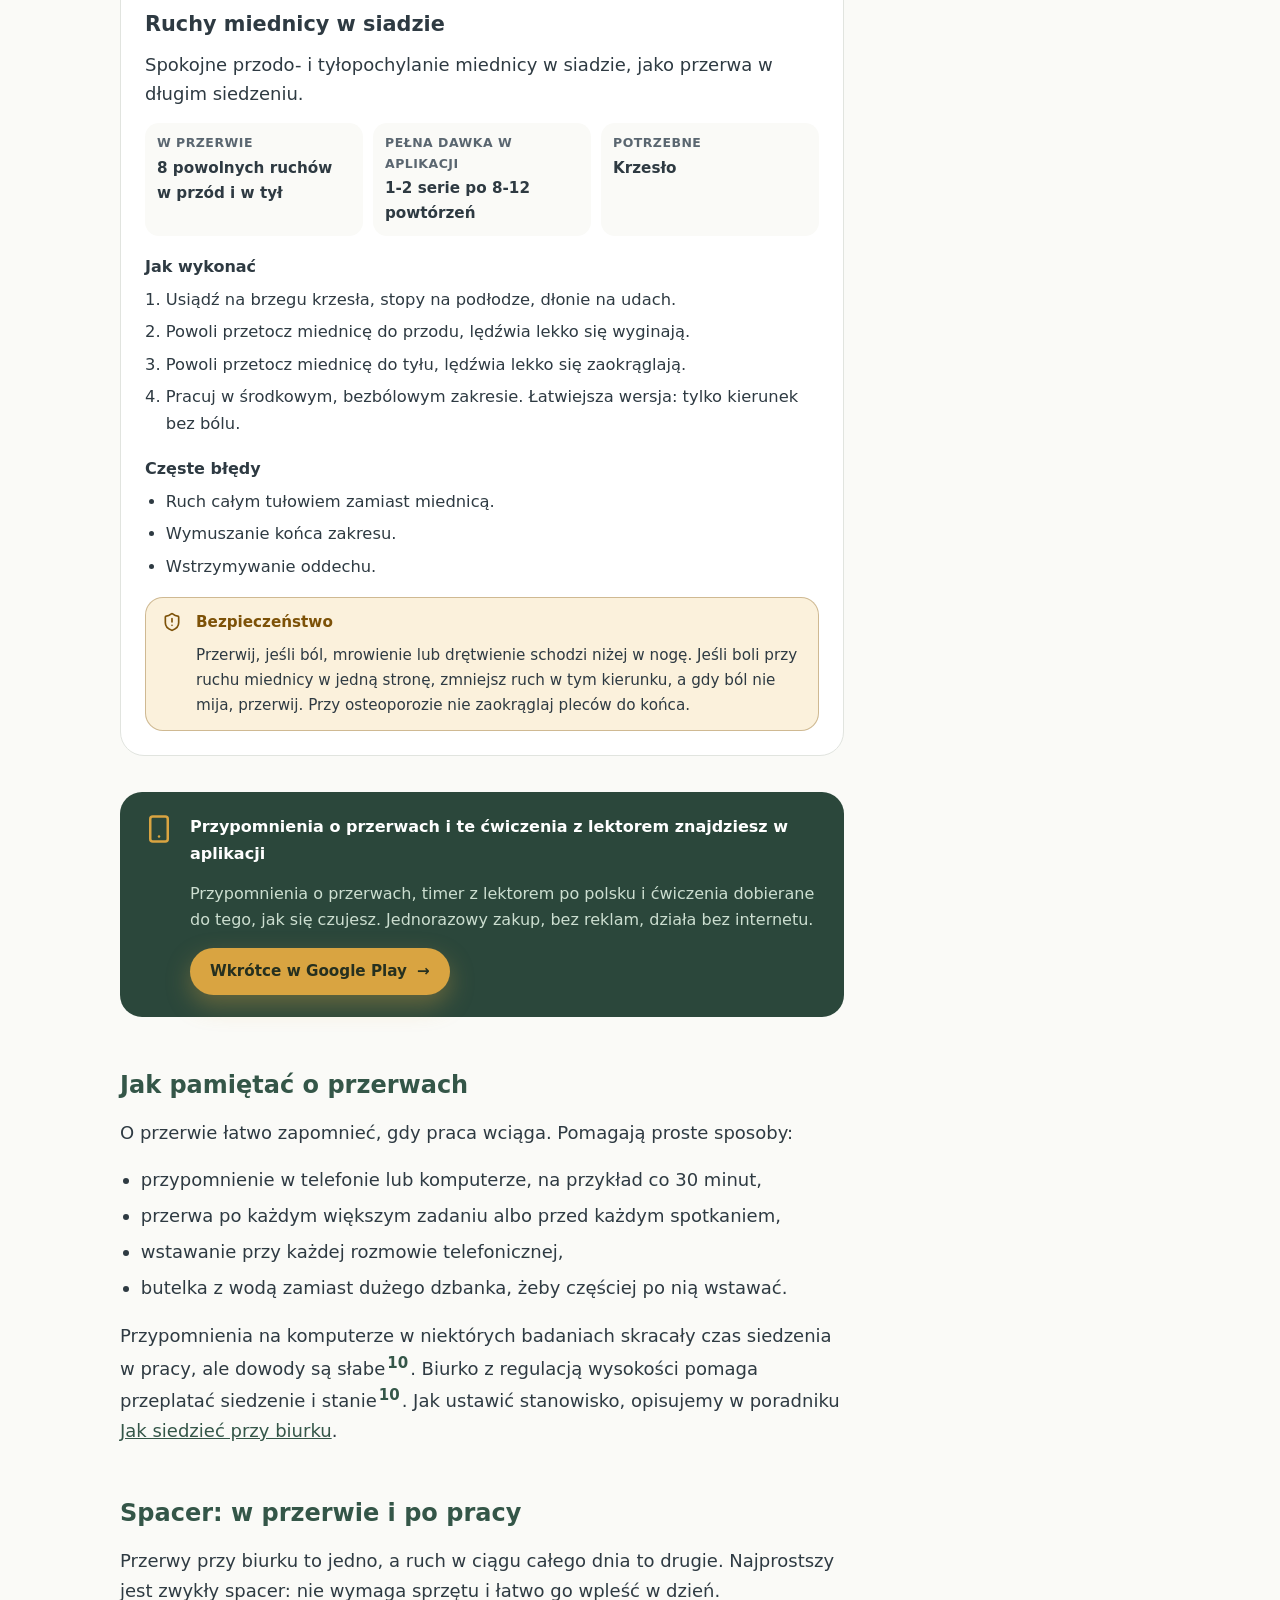
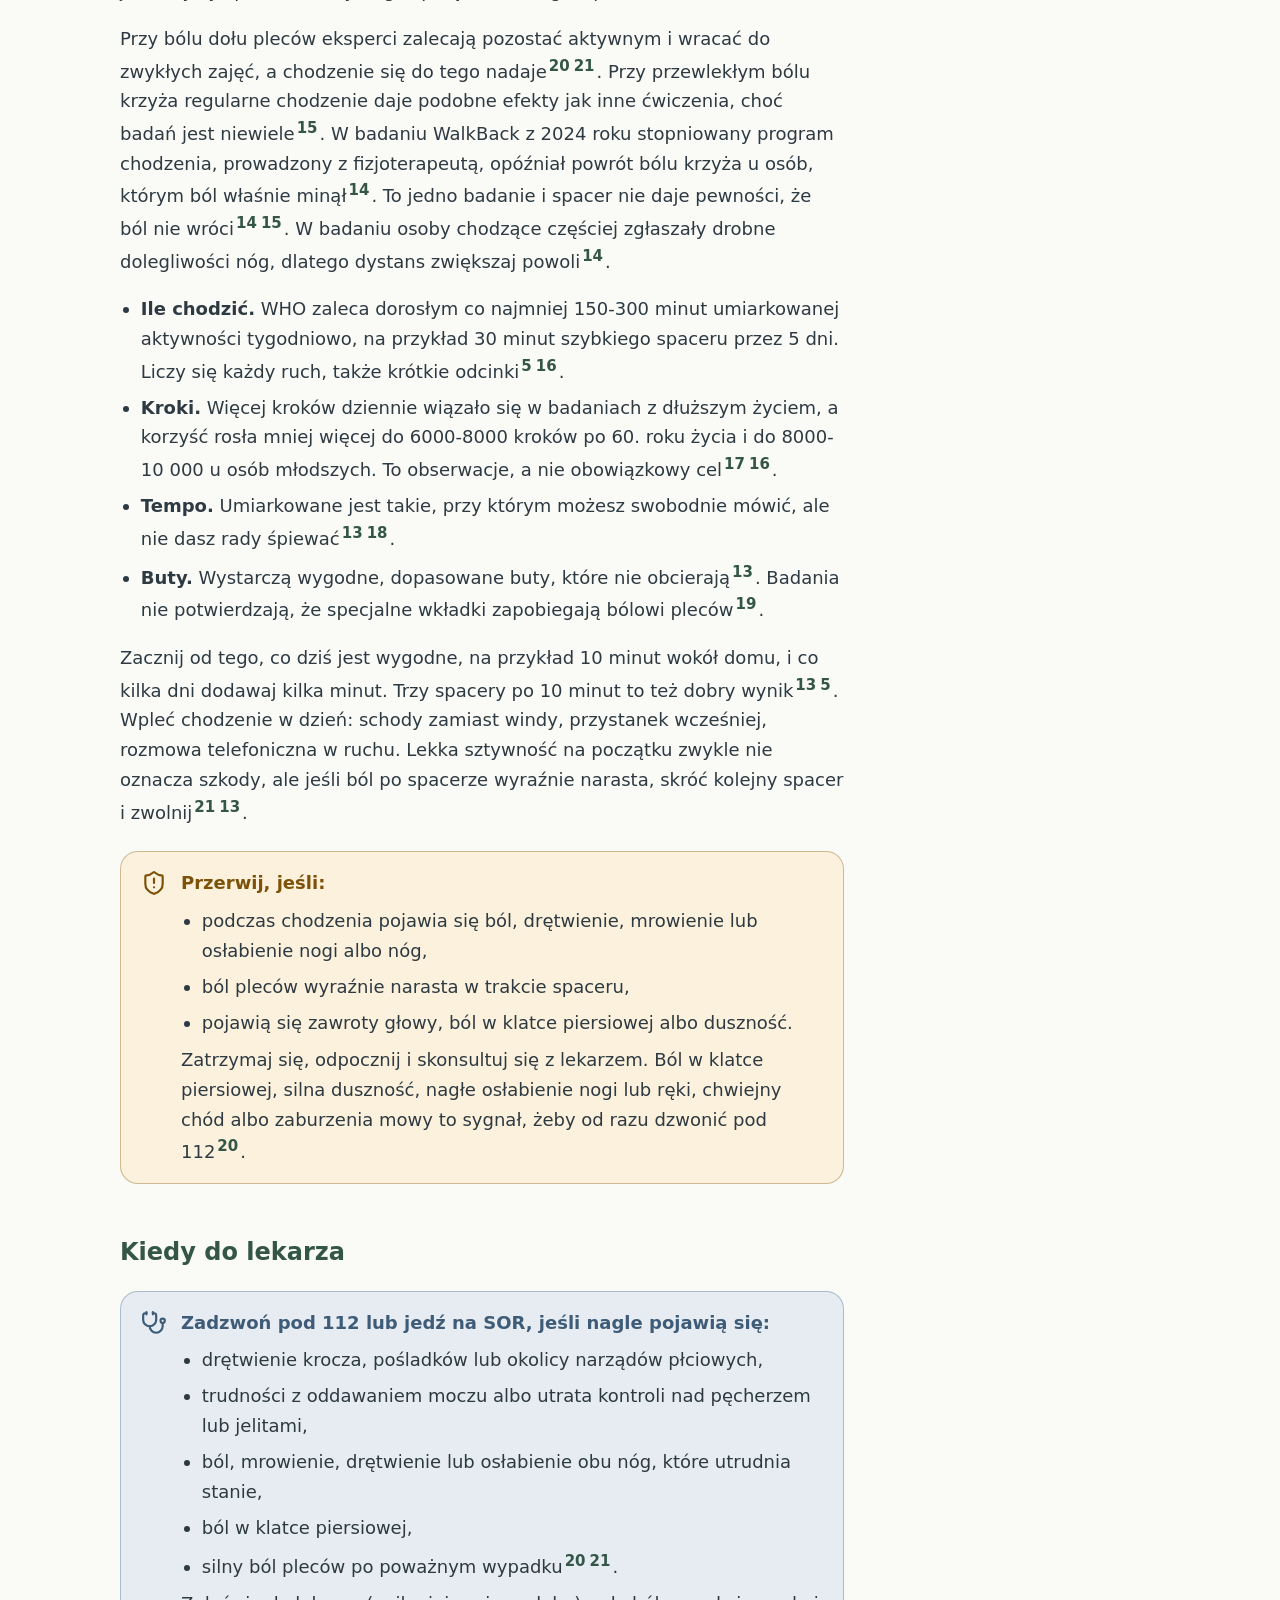
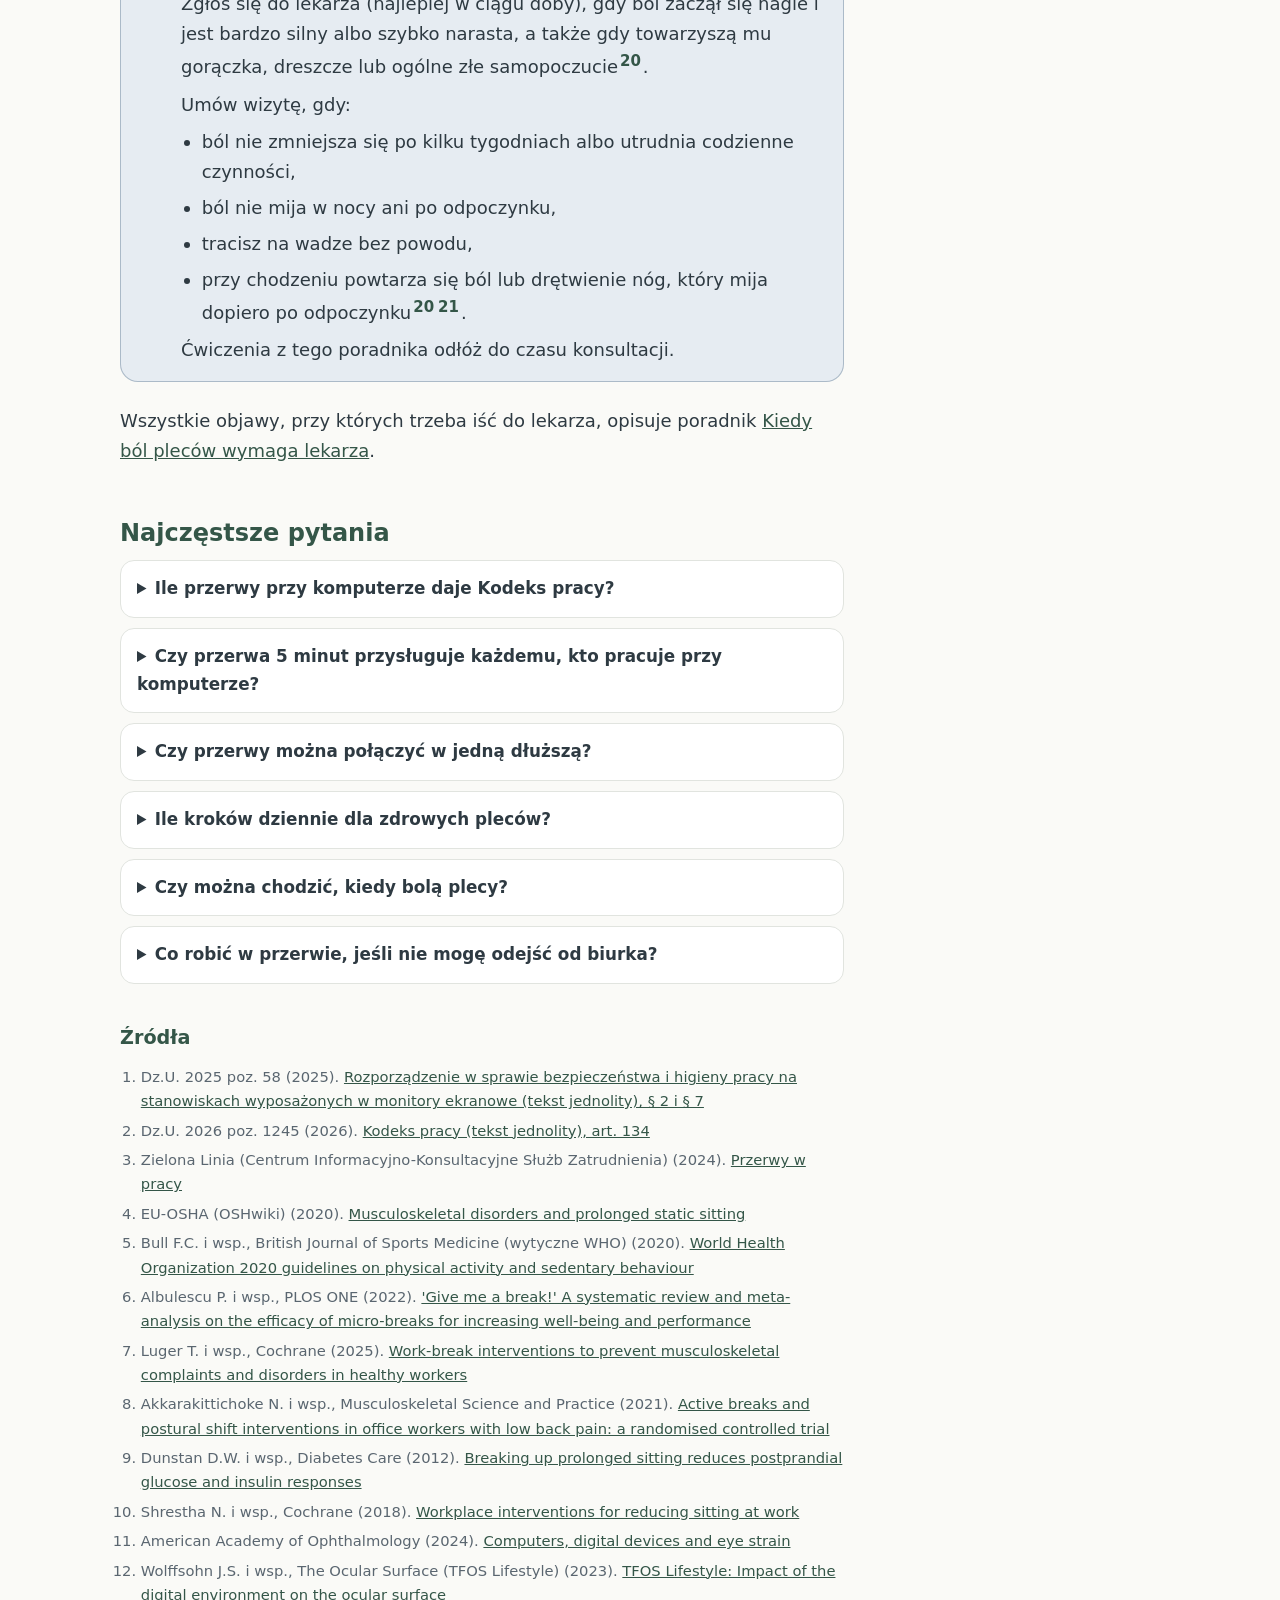
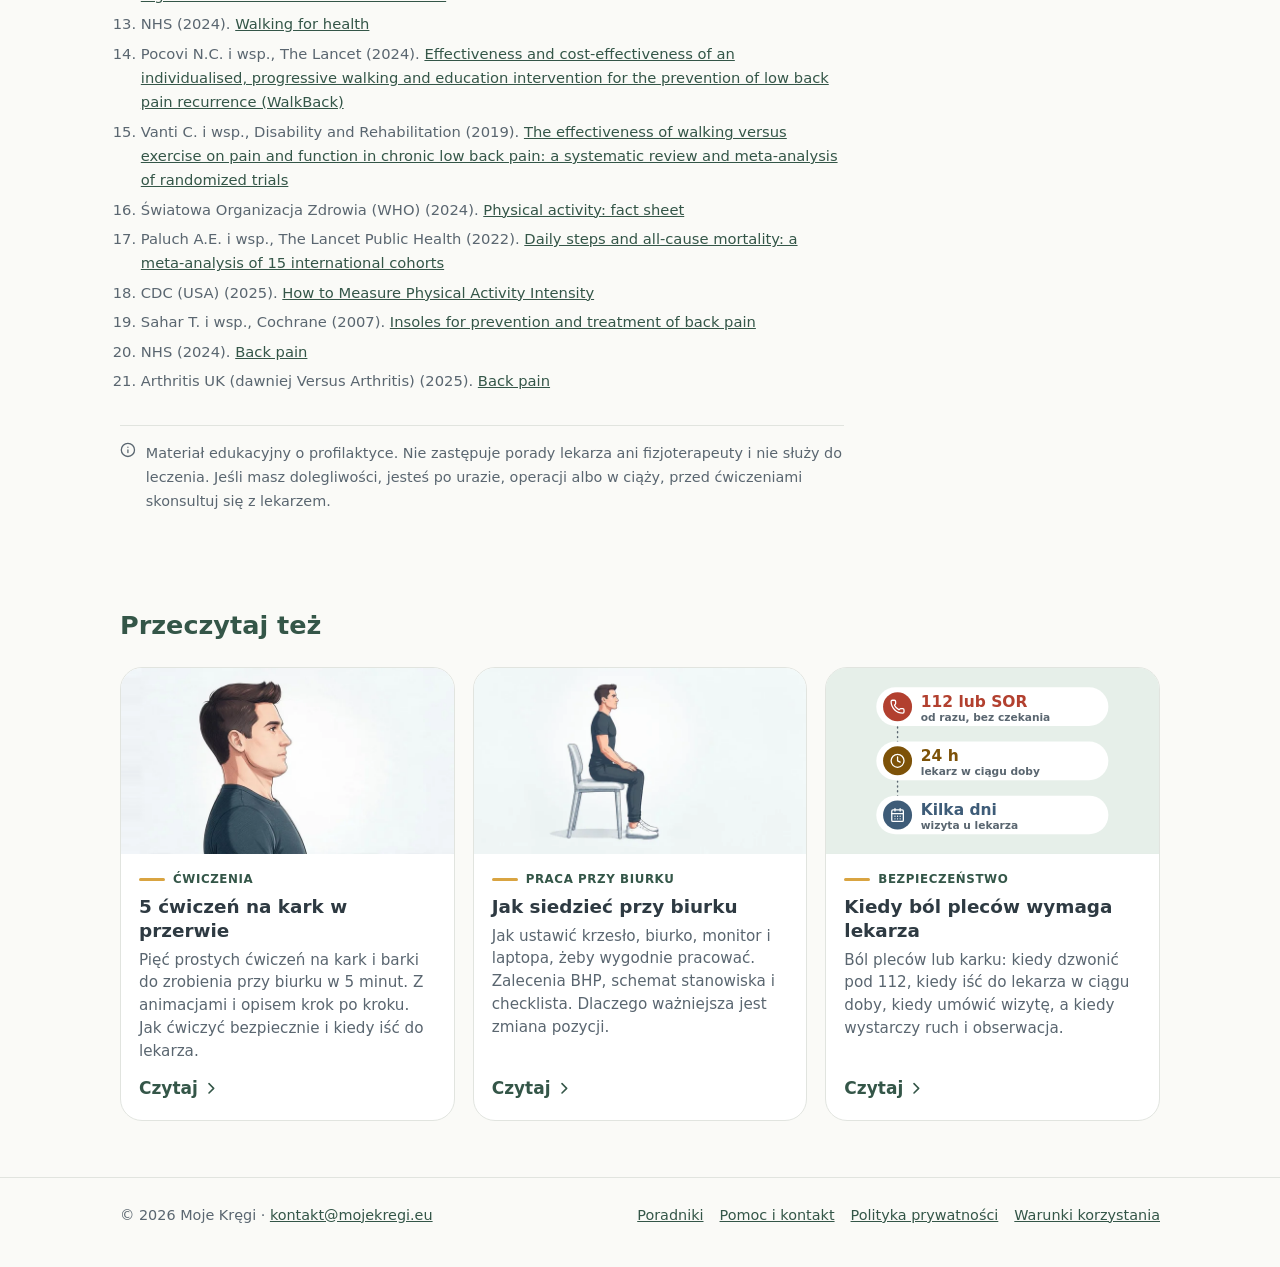
<file: poradniki/przerwy-w-pracy-przy-komputerze/index.html>
<!doctype html>
<html lang="pl">
<head>
<meta charset="utf-8">
<meta name="viewport" content="width=device-width, initial-scale=1">
<script>try{var t=localStorage.getItem('mk-theme');if(t==='dark'||t==='light')document.documentElement.dataset.theme=t}catch(e){}</script>
<title>Przerwy w pracy przy komputerze: BHP, ile i jak często</title>
<meta name="description" content="Ile przerwy daje BHP i Kodeks pracy, jak często wstawać od biurka, co robić w przerwie i ile chodzić w ciągu dnia. Z czterema prostymi ćwiczeniami.">
<meta name="theme-color" content="#38614F">
<link rel="canonical" href="https://mojekregi.eu/poradniki/przerwy-w-pracy-przy-komputerze/">
<meta property="og:type" content="article">
<meta property="og:locale" content="pl_PL">
<meta property="og:site_name" content="Moje Kręgi">
<meta property="og:title" content="Przerwy w pracy przy komputerze: BHP, ile i jak często">
<meta property="og:description" content="Ile przerwy daje BHP i Kodeks pracy, jak często wstawać od biurka, co robić w przerwie i ile chodzić w ciągu dnia. Z czterema prostymi ćwiczeniami.">
<meta property="og:url" content="https://mojekregi.eu/poradniki/przerwy-w-pracy-przy-komputerze/">
<meta property="og:image" content="https://mojekregi.eu/img/grafika-promocyjna.png">
<meta property="og:image:width" content="1024">
<meta property="og:image:height" content="500">
<meta property="og:image:alt" content="Moje Kręgi: ćwiczenia na kręgosłup z polskim lektorem">
<meta name="twitter:card" content="summary_large_image">
<link rel="icon" href="../../img/logo-mark.svg" type="image/svg+xml">
<link rel="icon" href="../../img/favicon-48.png" sizes="48x48" type="image/png">
<link rel="apple-touch-icon" href="../../img/apple-touch-icon.png">
<link rel="stylesheet" href="../../style.css">
<link rel="stylesheet" href="../../poradniki/poradniki.css">
<script src="../../theme.js" defer></script>
<script src="../../poradniki/poradniki.js" defer></script>
<script type="application/ld+json">{"@context":"https://schema.org","@type":"Article","headline":"Przerwy w pracy przy komputerze: jak często, co w nich robić i ile chodzić","description":"Ile przerwy daje BHP i Kodeks pracy, jak często wstawać od biurka, co robić w przerwie i ile chodzić w ciągu dnia. Z czterema prostymi ćwiczeniami.","inLanguage":"pl","datePublished":"2026-11-14","dateModified":"2026-11-14","author":{"@type":"Organization","name":"Zespół Moje Kręgi","url":"https://mojekregi.eu/"},"publisher":{"@type":"Organization","name":"Moje Kręgi","url":"https://mojekregi.eu/","logo":{"@type":"ImageObject","url":"https://mojekregi.eu/img/logo-mark.svg"}},"mainEntityOfPage":"https://mojekregi.eu/poradniki/przerwy-w-pracy-przy-komputerze/","image":["https://mojekregi.eu/poradniki/media/standing_back_extension_work.webp","https://mojekregi.eu/img/grafika-promocyjna.png"],"citation":["https://api.sejm.gov.pl/eli/acts/DU/2025/58/text.pdf","https://api.sejm.gov.pl/eli/acts/DU/2026/1245/text/T/D20261245L.pdf","https://zielonalinia.gov.pl/przerwy-w-pracy/","https://oshwiki.osha.europa.eu/en/themes/musculoskeletal-disorders-and-prolonged-static-sitting","https://doi.org/10.1136/bjsports-2020-102955","https://doi.org/10.1371/journal.pone.0272460","https://doi.org/10.1002/14651858.cd012886.pub3","https://doi.org/10.1016/j.msksp.2021.102451","https://doi.org/10.2337/dc11-1931","https://doi.org/10.1002/14651858.cd010912.pub5","https://www.aao.org/eye-health/tips-prevention/computer-usage","https://doi.org/10.1016/j.jtos.2023.04.004","https://www.nhs.uk/live-well/exercise/walking-for-health/","https://doi.org/10.1016/S0140-6736(24)00755-4","https://doi.org/10.1080/09638288.2017.1410730","https://www.who.int/news-room/fact-sheets/detail/physical-activity","https://doi.org/10.1016/S2468-2667(21)00302-9","https://www.cdc.gov/physical-activity-basics/measuring/index.html","https://doi.org/10.1002/14651858.CD005275.pub2","https://www.nhs.uk/conditions/back-pain/","https://www.arthritis-uk.org/information-and-support/understanding-arthritis/conditions/back-pain/"]}</script>
<script type="application/ld+json">{"@context":"https://schema.org","@type":"BreadcrumbList","itemListElement":[{"@type":"ListItem","position":1,"name":"Start","item":"https://mojekregi.eu/"},{"@type":"ListItem","position":2,"name":"Poradniki","item":"https://mojekregi.eu/poradniki/"},{"@type":"ListItem","position":3,"name":"Przerwy w pracy przy komputerze","item":"https://mojekregi.eu/poradniki/przerwy-w-pracy-przy-komputerze/"}]}</script>
<script type="application/ld+json">{"@context":"https://schema.org","@type":"FAQPage","mainEntity":[{"@type":"Question","name":"Ile przerwy przy komputerze daje Kodeks pracy?","acceptedAnswer":{"@type":"Answer","text":"Kodeks pracy daje co najmniej 15 minut przerwy, gdy pracujesz co najmniej 6 godzin dziennie. Przerwy przy monitorze, co najmniej 5 minut po każdej godzinie, wynikają z rozporządzenia BHP. Obie są wliczane do czasu pracy."}},{"@type":"Question","name":"Czy przerwa 5 minut przysługuje każdemu, kto pracuje przy komputerze?","acceptedAnswer":{"@type":"Answer","text":"Przepis dotyczy osób, które pracują przy monitorze co najmniej przez połowę dobowego wymiaru czasu pracy. Pracodawca może też zamiast przerw przeplatać pracę przy ekranie innymi zajęciami."}},{"@type":"Question","name":"Czy przerwy można połączyć w jedną dłuższą?","acceptedAnswer":{"@type":"Answer","text":"Przepis mówi o przerwie po każdej godzinie pracy przy monitorze. Dla pleców i oczu i tak lepsze są częste, krótkie przerwy niż jedna długa."}},{"@type":"Question","name":"Ile kroków dziennie dla zdrowych pleców?","acceptedAnswer":{"@type":"Answer","text":"Nie ma jednej liczby kroków dla pleców. Ogólnie więcej ruchu wiąże się z lepszym zdrowiem, a korzyści rosną mniej więcej do 6000-10 000 kroków dziennie, zależnie od wieku. Zacznij od swojego obecnego poziomu i zwiększaj go stopniowo."}},{"@type":"Question","name":"Czy można chodzić, kiedy bolą plecy?","acceptedAnswer":{"@type":"Answer","text":"Przy zwykłym bólu krzyża tak, w wygodnym tempie. Ruch zwykle pomaga bardziej niż leżenie. Jeśli ból jest bardzo silny, promieniuje do nogi albo pojawiają się objawy z ramki „Kiedy do lekarza”, najpierw skonsultuj się z lekarzem. Po operacji kręgosłupa o tym, kiedy i ile chodzić, decyduje lekarz prowadzący lub fizjoterapeuta."}},{"@type":"Question","name":"Co robić w przerwie, jeśli nie mogę odejść od biurka?","acceptedAnswer":{"@type":"Answer","text":"Wstań i zmień pozycję, zrób kilka ćwiczeń przy krześle i popatrz chwilę w dal. Nawet minuta ruchu przerywa długie siedzenie."}}]}</script>
</head>
<body>
<svg xmlns="http://www.w3.org/2000/svg" aria-hidden="true" style="position:absolute;width:0;height:0;overflow:hidden" fill="none" stroke="currentColor" stroke-width="2" stroke-linecap="round" stroke-linejoin="round"><symbol id="i-clock" viewBox="0 0 24 24"><path d="M12 6v6l4 2" /> <circle cx="12" cy="12" r="10" /></symbol><symbol id="i-share-2" viewBox="0 0 24 24"><circle cx="18" cy="5" r="3" /> <circle cx="6" cy="12" r="3" /> <circle cx="18" cy="19" r="3" /> <line x1="8.59" x2="15.42" y1="13.51" y2="17.49" /> <line x1="15.41" x2="8.59" y1="6.51" y2="10.49" /></symbol><symbol id="i-link" viewBox="0 0 24 24"><path d="M10 13a5 5 0 0 0 7.54.54l3-3a5 5 0 0 0-7.07-7.07l-1.72 1.71" /> <path d="M14 11a5 5 0 0 0-7.54-.54l-3 3a5 5 0 0 0 7.07 7.07l1.71-1.71" /></symbol><symbol id="i-list" viewBox="0 0 24 24"><path d="M3 5h.01" /> <path d="M3 12h.01" /> <path d="M3 19h.01" /> <path d="M8 5h13" /> <path d="M8 12h13" /> <path d="M8 19h13" /></symbol><symbol id="i-stethoscope" viewBox="0 0 24 24"><path d="M11 2v2" /> <path d="M5 2v2" /> <path d="M5 3H4a2 2 0 0 0-2 2v4a6 6 0 0 0 12 0V5a2 2 0 0 0-2-2h-1" /> <path d="M8 15a6 6 0 0 0 12 0v-3" /> <circle cx="20" cy="10" r="2" /></symbol><symbol id="i-shield-alert" viewBox="0 0 24 24"><path d="M20 13c0 5-3.5 7.5-7.66 8.95a1 1 0 0 1-.67-.01C7.5 20.5 4 18 4 13V6a1 1 0 0 1 1-1c2 0 4.5-1.2 6.24-2.72a1.17 1.17 0 0 1 1.52 0C14.51 3.81 17 5 19 5a1 1 0 0 1 1 1z" /> <path d="M12 8v4" /> <path d="M12 16h.01" /></symbol><symbol id="i-lightbulb" viewBox="0 0 24 24"><path d="M15 14c.2-1 .7-1.7 1.5-2.5 1-.9 1.5-2.2 1.5-3.5A6 6 0 0 0 6 8c0 1 .2 2.2 1.5 3.5.7.7 1.3 1.5 1.5 2.5" /> <path d="M9 18h6" /> <path d="M10 22h4" /></symbol><symbol id="i-info" viewBox="0 0 24 24"><circle cx="12" cy="12" r="10" /> <path d="M12 16v-4" /> <path d="M12 8h.01" /></symbol><symbol id="i-check" viewBox="0 0 24 24"><path d="M20 6 9 17l-5-5" /></symbol><symbol id="i-chevron-right" viewBox="0 0 24 24"><path d="m9 18 6-6-6-6" /></symbol><symbol id="i-arrow-up" viewBox="0 0 24 24"><path d="m5 12 7-7 7 7" /> <path d="M12 19V5" /></symbol><symbol id="i-printer" viewBox="0 0 24 24"><path d="M6 18H4a2 2 0 0 1-2-2v-5a2 2 0 0 1 2-2h16a2 2 0 0 1 2 2v5a2 2 0 0 1-2 2h-2" /> <path d="M6 9V3a1 1 0 0 1 1-1h10a1 1 0 0 1 1 1v6" /> <rect x="6" y="14" width="12" height="8" rx="1" /></symbol><symbol id="i-smartphone" viewBox="0 0 24 24"><rect width="14" height="20" x="5" y="2" rx="2" ry="2" /> <path d="M12 18h.01" /></symbol></svg>
<a class="skip" href="#tresc">Przejdź do treści</a>
<header class="top">
  <div class="wrap">
    <a class="brand" href="../../"><img src="../../img/logo-mark.svg" alt="" width="36" height="36">Moje Kręgi</a>
    <div class="top-end">
      <nav class="links" aria-label="Główna">
        <a href="../../">Start</a>
        <a href="../../poradniki/" aria-current="page">Poradniki</a>
        <a href="../../pomoc/">Pomoc</a>
        <a href="../../polityka-prywatnosci/">Prywatność</a>
        <a href="../../warunki/">Warunki</a>
      </nav>
      <button type="button" class="theme-toggle" aria-label="Przełącz jasny lub ciemny motyw"><svg class="ico-moon" fill="none" stroke="currentColor" stroke-width="2" stroke-linecap="round" stroke-linejoin="round" viewBox="0 0 24 24" aria-hidden="true"><path d="M20.985 12.486a9 9 0 1 1-9.473-9.472c.405-.022.617.46.402.803a6 6 0 0 0 8.268 8.268c.344-.215.825-.004.803.401"/></svg><svg class="ico-sun" fill="none" stroke="currentColor" stroke-width="2" stroke-linecap="round" stroke-linejoin="round" viewBox="0 0 24 24" aria-hidden="true"><circle cx="12" cy="12" r="4"/><path d="M12 2v2M12 20v2M4.93 4.93l1.41 1.41M17.66 17.66l1.41 1.41M2 12h2m16 0h2M6.34 17.66l-1.41 1.41M19.07 4.93l-1.41 1.41"/></svg></button>
    </div>
  </div>
  <div class="progress" aria-hidden="true"></div>
</header>
<main id="tresc" class="guide">
  <div class="wrap">
    <nav class="crumbs" aria-label="Okruszki"><ol><li><a href="../../">Start</a></li><li><a href="../">Poradniki</a></li><li aria-current="page">Przerwy w pracy przy komputerze</li></ol></nav>
  </div>
  <div class="wrap guide-grid">
    <article class="prose" aria-labelledby="tytul">
      <header class="guide-head">
        <p class="eyebrow">Praca przy biurku</p>
        <h1 id="tytul">Przerwy w pracy przy komputerze: jak często, co w nich robić i ile chodzić</h1>
        <p class="lead">Przy pracy przy komputerze najtrudniej nie o samą przerwę, tylko o to, żeby o niej pamiętać. Sprawdź, co mówią przepisy, jak często warto wstawać i jak wykorzystać kilka minut przerwy dla pleców i oczu. Na końcu: ile chodzić w ciągu dnia i jak zacząć spacerować.</p>
        <ul class="meta-row">
          <li><svg class="i" aria-hidden="true"><use href="#i-clock"/></svg>11 min czytania</li>
          <li><svg class="i" aria-hidden="true"><use href="#i-check"/></svg>Sprawdzono: <time datetime="2026-11-14">14 listopada 2026</time></li>
          <li>Opracowanie: Zespół Moje Kręgi, na podstawie <a href="#zrodla">21 źródeł</a></li>
        </ul>
        <div class="head-actions">
          <button type="button" class="chip" data-act="share"><svg class="i" aria-hidden="true"><use href="#i-share-2"/></svg><span>Udostępnij</span></button>
          <button type="button" class="chip" data-act="print"><svg class="i" aria-hidden="true"><use href="#i-printer"/></svg><span>Drukuj ściągawkę</span></button>
        </div>
      </header>
      <aside class="tldr" aria-labelledby="w-skrocie"><p class="tldr-title" id="w-skrocie">W skrócie</p><ul><li>Jeśli przez co najmniej połowę dnia pracy korzystasz z monitora, przysługuje Ci co najmniej 5 minut przerwy po każdej godzinie, wliczanej do czasu pracy. To osobna przerwa niż 15 minut z Kodeksu pracy.</li><li>Eksperci radzą wstawać na chwilę częściej, co 20-30 minut. Wystarczy minuta: wstać, przejść się, zmienić pozycję.</li><li>W dłuższej przerwie zrób kilka ruchów dla pleców (cztery propozycje poniżej) i daj odpocząć oczom.</li><li>Przerwy są dobrym nawykiem i zmniejszają zmęczenie. Badania nie dowodzą jednak, że same zapobiegają bólowi pleców.</li><li>Poza pracą pomaga zwykły spacer. WHO zaleca dorosłym 150-300 minut umiarkowanego ruchu tygodniowo, a szybki marsz się do tego wlicza.</li></ul></aside>
<h2 id="ile-przerwy-przysluguje-przy-komputerze">Ile przerwy przysługuje przy komputerze<a class="anchor" href="#ile-przerwy-przysluguje-przy-komputerze" aria-label="Link do sekcji: Ile przerwy przysługuje przy komputerze"><svg class="i" aria-hidden="true"><use href="#i-link"/></svg></a></h2>
<p>W Polsce przerwy przy komputerze opisują dwa przepisy. Wiele osób szuka ich w Kodeksie pracy, ale przerwa „monitorowa” jest w rozporządzeniu BHP.</p>
<ul><li><strong>Rozporządzenie BHP dla stanowisk z monitorami.</strong> Pracodawca zapewnia co najmniej <strong>5 minut przerwy po każdej godzinie pracy przy monitorze</strong>, wliczanej do czasu pracy. Zamiast przerwy może przeplatać pracę przy ekranie innymi zajęciami, które nie obciążają wzroku i są wykonywane w innej pozycji ciała, tak żeby praca przy monitorze nie trwała bez przerwy dłużej niż godzinę<sup class="cite"><a href="#zrodlo-bhp" aria-label="Źródło 1">1</a></sup><sup class="cite"><a href="#zrodlo-zielona-linia" aria-label="Źródło 3">3</a></sup>.</li><li><strong>Kogo to dotyczy.</strong> Osób, które korzystają z monitora co najmniej przez połowę dobowego wymiaru czasu pracy<sup class="cite"><a href="#zrodlo-bhp" aria-label="Źródło 1">1</a></sup><sup class="cite"><a href="#zrodlo-zielona-linia" aria-label="Źródło 3">3</a></sup>.</li><li><strong>Kodeks pracy.</strong> Niezależnie od tego, przy dobowym wymiarze czasu pracy wynoszącym co najmniej 6 godzin przysługuje co najmniej 15 minut przerwy, także wliczanej do czasu pracy<sup class="cite"><a href="#zrodlo-kp" aria-label="Źródło 2">2</a></sup><sup class="cite"><a href="#zrodlo-zielona-linia" aria-label="Źródło 3">3</a></sup>.</li></ul>
<p>Przy 8 godzinach pracy przy komputerze to więc kilka pięciominutowych przerw i dodatkowo co najmniej 15 minut przerwy z Kodeksu pracy<sup class="cite"><a href="#zrodlo-bhp" aria-label="Źródło 1">1</a></sup><sup class="cite"><a href="#zrodlo-kp" aria-label="Źródło 2">2</a></sup>.</p>
<h2 id="jak-czesto-wstawac-od-biurka">Jak często wstawać od biurka<a class="anchor" href="#jak-czesto-wstawac-od-biurka" aria-label="Link do sekcji: Jak często wstawać od biurka"><svg class="i" aria-hidden="true"><use href="#i-link"/></svg></a></h2>
<p>Przepis wyznacza minimum. Nie ma jednego naukowego standardu, jak często robić przerwy<sup class="cite"><a href="#zrodlo-oshwiki" aria-label="Źródło 4">4</a></sup>. Eksperci EU-OSHA radzą wstawać na krótko <strong>co 20-30 minut</strong> i nie trwać długo w jednej pozycji<sup class="cite"><a href="#zrodlo-oshwiki" aria-label="Źródło 4">4</a></sup>. Wytyczne WHO zalecają ograniczać czas siedzenia i zastępować go dowolnym ruchem, nawet lekkim<sup class="cite"><a href="#zrodlo-who" aria-label="Źródło 5">5</a></sup>.</p>
<p>Krótkie przerwy w pracy, także kilkuminutowe, poprawiają samopoczucie i zmniejszają zmęczenie, choć efekt jest niewielki<sup class="cite"><a href="#zrodlo-albulescu" aria-label="Źródło 6">6</a></sup>. Przerywanie siedzenia krótkim marszem korzystnie wpływa też na poziom cukru po posiłku, co pokazało małe badanie u osób z nadwagą<sup class="cite"><a href="#zrodlo-dunstan" aria-label="Źródło 9">9</a></sup>.</p>
<aside class="callout callout--note"><svg class="i" aria-hidden="true"><use href="#i-info"/></svg><div><p class="callout-title">Co mówią badania</p><p>Przegląd Cochrane z 2025 roku nie znalazł jasnych dowodów, że określony harmonogram przerw zapobiega dolegliwościom pleców, karku czy ramion. Badań jest mało, a pewność wyników bardzo niska<sup class="cite"><a href="#zrodlo-luger" aria-label="Źródło 7">7</a></sup>. Traktuj przerwy jako dobry nawyk i odpoczynek od jednej pozycji, a nie jako lek<sup class="cite"><a href="#zrodlo-oshwiki" aria-label="Źródło 4">4</a></sup>.</p></div></aside>
<h2 id="co-robic-w-przerwie">Co robić w przerwie<a class="anchor" href="#co-robic-w-przerwie" aria-label="Link do sekcji: Co robić w przerwie"><svg class="i" aria-hidden="true"><use href="#i-link"/></svg></a></h2>
<p>Nie ma dowodów, że jeden rodzaj przerwy jest lepszy od innych<sup class="cite"><a href="#zrodlo-luger" aria-label="Źródło 7">7</a></sup><sup class="cite"><a href="#zrodlo-akkarakittichoke" aria-label="Źródło 8">8</a></sup>. Najprościej połączyć kilka rzeczy:</p>
<ul><li><strong>Wstań i przejdź się.</strong> Do kuchni, po wodę, na drugi koniec biura. Rozmowę telefoniczną możesz odbyć na stojąco lub w ruchu<sup class="cite"><a href="#zrodlo-oshwiki" aria-label="Źródło 4">4</a></sup><sup class="cite"><a href="#zrodlo-who" aria-label="Źródło 5">5</a></sup>.</li><li><strong>Zmień pozycję.</strong> W jednym badaniu z pracownikami biurowymi z grupy ryzyka bólu dołu pleców zarówno przerwy z ruchem, jak i częste zmiany pozycji wiązały się z rzadszym pojawianiem się bólu. To wynik jednego badania<sup class="cite"><a href="#zrodlo-akkarakittichoke" aria-label="Źródło 8">8</a></sup>.</li><li><strong>Daj odpocząć oczom.</strong> Oderwij wzrok od ekranu i popatrz na coś daleko, na przykład za okno. Przy ekranie mrugamy rzadziej, więc świadomie mrugnij kilka razy<sup class="cite"><a href="#zrodlo-aao" aria-label="Źródło 11">11</a></sup>. Popularna zasada 20-20-20 (co 20 minut przez 20 sekund patrzeć w dal) to prosty nawyk, ale jej skuteczność nie jest dobrze zbadana<sup class="cite"><a href="#zrodlo-tfos" aria-label="Źródło 12">12</a></sup><sup class="cite"><a href="#zrodlo-aao" aria-label="Źródło 11">11</a></sup>.</li><li><strong>Zrób kilka ćwiczeń.</strong> Cztery propozycje dla pleców znajdziesz poniżej. Ruchy na kark i barki są w poradniku <a href="../cwiczenia-na-kark-przy-biurku/">5 ćwiczeń na kark w przerwie</a>.</li></ul>
<h2 id="4-cwiczenia-na-plecy-do-przerwy">4 ćwiczenia na plecy do przerwy<a class="anchor" href="#4-cwiczenia-na-plecy-do-przerwy" aria-label="Link do sekcji: 4 ćwiczenia na plecy do przerwy"><svg class="i" aria-hidden="true"><use href="#i-link"/></svg></a></h2>
<p>Każde zajmuje około minuty. Wybierz jedno lub dwa na krótką przerwę, a wszystkie cztery na dłuższą. Ćwicz spokojnie i w zakresie bez bólu. Lekkie ciągnięcie przy rozciąganiu jest w porządku, ból nie.</p>
<aside class="callout callout--warn"><svg class="i" aria-hidden="true"><use href="#i-shield-alert"/></svg><div><p class="callout-title">Przerwij, jeśli:</p><ul><li>czujesz ból, mrowienie lub drętwienie promieniujące do nogi,</li><li>pojawią się zawroty głowy,</li><li>ból wyraźnie narasta w trakcie ćwiczenia.</li></ul>
<p>Przy takich objawach nie kontynuuj i skonsultuj się z lekarzem lub fizjoterapeutą. Gdy drętwienie lub osłabienie obejmie obie nogi albo okolicę krocza, albo pojawią się kłopoty z oddawaniem moczu, od razu dzwoń pod 112.</p></div></aside>
<article class="ex" id="cwiczenie-1" aria-labelledby="cwiczenie-1-t">
  <div class="ex-media">
    <figure class="ex-anim">
      <img class="f-start" src="../media/standing_back_extension_start.webp" srcset="../media/standing_back_extension_start-m.webp 688w, ../media/standing_back_extension_start.webp 1376w" sizes="(max-width: 760px) 100vw, 640px" width="1376" height="768" alt="Wyprost tułowia w staniu z dłońmi na biodrach, pozycja wyjściowa: osoba stoi prosto bokiem, obie dłonie oparte z tyłu na dole pleców, tułów prosto" loading="lazy" decoding="async">
      <img class="f-work" src="../media/standing_back_extension_work.webp" srcset="../media/standing_back_extension_work-m.webp 688w, ../media/standing_back_extension_work.webp 1376w" sizes="(max-width: 760px) 100vw, 640px" width="1376" height="768" alt="Wyprost tułowia w staniu z dłońmi na biodrach, ruch: tułów lekko odchylony do tyłu, dłonie nadal podpierają dół pleców, biodra nad stopami" loading="lazy" decoding="async">
      <figcaption><span class="lbl-start">Pozycja wyjściowa</span><span class="lbl-work">Ruch</span></figcaption>
    </figure>
  </div>
  <div class="ex-body">
    <p class="ex-num">Ćwiczenie 1 z 4</p>
    <h3 id="cwiczenie-1-t">Wyprost tułowia w staniu z dłońmi na biodrach</h3>
    <p class="ex-sum">Kilka spokojnych odchyleń tułowia do tyłu na stojąco, z dłońmi podpierającymi miednicę, krótka zmiana pozycji po dłuższym siedzeniu.</p>
    <dl class="ex-facts">
      <div><dt>W przerwie</dt><dd>5 powolnych odchyleń</dd></div>
      <div><dt>Pełna dawka w aplikacji</dt><dd>1-2 serie po 5-10 powtórzeń (zatrzymanie 1-2 s), zakres mały do średniego</dd></div>
      <div><dt>Potrzebne</dt><dd>Bez sprzętu</dd></div>
    </dl>
    <h4>Jak wykonać</h4>
    <ol class="ex-steps"><li>Stań prosto, stopy na szerokość bioder, kolana proste, ale niezablokowane. Dłonie oprzyj z tyłu na miednicy, tuż poniżej pasa, palce skierowane w dół.</li><li>Z wydechem powoli odchyl tułów do tyłu, podpierając się dłońmi. Biodra zostają nad stopami, wzrok przed siebie, głowa w przedłużeniu tułowia.</li><li>Zakres mały do średniego, do pierwszego wyraźnego oporu, bez bólu. Zatrzymaj 1-2 sekundy.</li><li>Z wdechem powoli wróć do pionu.</li></ol>
    <h4>Częste błędy</h4>
    <ul class="ex-mistakes"><li>Odchylanie głowy do tyłu.</li><li>Wypychanie bioder daleko w przód i uginanie kolan.</li><li>Dociskanie na siłę do końca zakresu.</li><li>Szybkie, sprężynujące ruchy.</li></ul>
    <aside class="callout callout--warn callout--small"><svg class="i" aria-hidden="true"><use href="#i-shield-alert"/></svg><div><p class="callout-title">Bezpieczeństwo</p><p>Nie rób tego ćwiczenia, jeśli masz zwężenie kanału kręgowego (stenozę) albo kręgozmyk, bolą lub drętwieją Ci nogi przy chodzeniu, odchylanie tułowia boli, masz zawroty głowy, nagłą blokadę pleców (postrzał) albo ból promieniujący do nogi. Po złamaniu kręgu ćwicz tylko za zgodą lekarza. Przy silnym bólu w dole pleców odłóż je na później, a w ciąży i przy podrażnionym dole pleców odchylaj się tylko trochę. Jeśli w trakcie poczujesz ból, mrowienie lub drętwienie nogi, przerwij i skonsultuj się z lekarzem lub fizjoterapeutą.</p></div></aside>
  </div>
</article>
<article class="ex" id="cwiczenie-2" aria-labelledby="cwiczenie-2-t">
  <div class="ex-media">
    <figure class="ex-anim">
      <img class="f-start" src="../media/standing_hip_flexor_stretch_start.webp" srcset="../media/standing_hip_flexor_stretch_start-m.webp 688w, ../media/standing_hip_flexor_stretch_start.webp 1376w" sizes="(max-width: 760px) 100vw, 640px" width="1376" height="768" alt="Rozciąganie przodu biodra w staniu przy krześle, pozycja wyjściowa: osoba stoi bokiem w wykroku, jedna dłoń na oparciu krzesła, druga na biodrze, tylna noga za ciałem, stopa na palcach" loading="lazy" decoding="async">
      <img class="f-work" src="../media/standing_hip_flexor_stretch_work.webp" srcset="../media/standing_hip_flexor_stretch_work-m.webp 688w, ../media/standing_hip_flexor_stretch_work.webp 1376w" sizes="(max-width: 760px) 100vw, 640px" width="1376" height="768" alt="Rozciąganie przodu biodra w staniu przy krześle, ruch: miednica przesunięta lekko do przodu, tułów prosto, tylna noga za ciałem, dłoń nadal na krześle" loading="lazy" decoding="async">
      <figcaption><span class="lbl-start">Pozycja wyjściowa</span><span class="lbl-work">Ruch</span></figcaption>
    </figure>
  </div>
  <div class="ex-body">
    <p class="ex-num">Ćwiczenie 2 z 4</p>
    <h3 id="cwiczenie-2-t">Rozciąganie przodu biodra w staniu przy krześle</h3>
    <p class="ex-sum">Rozciąganie przodu biodra w wykroku, z dłonią na stabilnej podporze, bez schodzenia na podłogę.</p>
    <dl class="ex-facts">
      <div><dt>W przerwie</dt><dd>30 s na każdą stronę</dd></div>
      <div><dt>Pełna dawka w aplikacji</dt><dd>1-2 serie po 30-40 s na stronę; w Przerwie 1 × 30 s na stronę</dd></div>
      <div><dt>Potrzebne</dt><dd>Stabilne krzesło bez kółek, blat lub ściana</dd></div>
    </dl>
    <h4>Jak wykonać</h4>
    <ol class="ex-steps"><li>Stań w wykroku, jedna dłoń na blacie, ścianie albo oparciu ciężkiego krzesła bez kółek.</li><li>Tylna stopa na palcach, tylne kolano proste, ale nie zablokowane; tułów pionowo.</li><li>Podwiń miednicę i napnij pośladek tylnej nogi.</li><li>Przesuń biodra lekko w przód, aż poczujesz rozciąganie z przodu biodra. Oddychaj spokojnie.</li></ol>
    <h4>Częste błędy</h4>
    <ul class="ex-mistakes"><li>Wyginanie lędźwi w łuk.</li><li>Chwytanie stopy ręką.</li><li>Opieranie się o krzesło na kółkach.</li></ul>
    <aside class="callout callout--warn callout--small"><svg class="i" aria-hidden="true"><use href="#i-shield-alert"/></svg><div><p class="callout-title">Bezpieczeństwo</p><p>Trzymaj się stabilnej podpory, nigdy krzesła na kółkach. Przy kłopotach z równowagą podparcie jest konieczne. Nie rób tego ćwiczenia przy zawrotach głowy. Po wszczepieniu endoprotezy biodra z dostępu przedniego ćwicz tylko za zgodą chirurga, który Cię operował.</p></div></aside>
  </div>
</article>
<article class="ex" id="cwiczenie-3" aria-labelledby="cwiczenie-3-t">
  <div class="ex-media">
    <figure class="ex-anim">
      <img class="f-start" src="../media/seated_thoracic_rotation_start.webp" srcset="../media/seated_thoracic_rotation_start-m.webp 688w, ../media/seated_thoracic_rotation_start.webp 1376w" sizes="(max-width: 760px) 100vw, 640px" width="1376" height="768" alt="Skręt tułowia w siadzie, pozycja wyjściowa: osoba siedzi przodem na krześle, stopy razem na podłodze, ręce skrzyżowane na piersi, dłonie na barkach, tułów prosto" loading="lazy" decoding="async">
      <img class="f-work" src="../media/seated_thoracic_rotation_work.webp" srcset="../media/seated_thoracic_rotation_work-m.webp 688w, ../media/seated_thoracic_rotation_work.webp 1376w" sizes="(max-width: 760px) 100vw, 640px" width="1376" height="768" alt="Skręt tułowia w siadzie, ruch: tułów i głowa skręcone w bok, miednica i kolana bez ruchu, ręce nadal skrzyżowane" loading="lazy" decoding="async">
      <figcaption><span class="lbl-start">Pozycja wyjściowa</span><span class="lbl-work">Ruch</span></figcaption>
    </figure>
  </div>
  <div class="ex-body">
    <p class="ex-num">Ćwiczenie 3 z 4</p>
    <h3 id="cwiczenie-3-t">Skręt tułowia w siadzie</h3>
    <p class="ex-sum">Skręt klatki piersiowej w siadzie przy miednicy stabilnej na siedzisku.</p>
    <dl class="ex-facts">
      <div><dt>W przerwie</dt><dd>5 skrętów w każdą stronę</dd></div>
      <div><dt>Pełna dawka w aplikacji</dt><dd>1-2 serie po 6-10 powtórzeń na stronę (pauza 2 s; przy osteoporozie bez pauzy)</dd></div>
      <div><dt>Potrzebne</dt><dd>Krzesło (najlepiej nieobrotowe)</dd></div>
    </dl>
    <h4>Jak wykonać</h4>
    <ol class="ex-steps"><li>Usiądź na brzegu krzesła, plecy proste, stopy mocno na podłodze, kolana razem.</li><li>Skrzyżuj ręce na klatce piersiowej.</li><li>Z wydechem obróć klatkę w jedną stronę, miednica zostaje na miejscu.</li><li>Zatrzymaj się na 2 sekundy (przy osteoporozie lub po złamaniu kręgu bez zatrzymania) i wróć. Łatwiejsza wersja: dłonie na kolanach, połowa zakresu.</li></ol>
    <h4>Częste błędy</h4>
    <ul class="ex-mistakes"><li>Pochylanie się do przodu podczas skrętu.</li><li>Przesuwanie kolan i miednicy.</li><li>Dociąganie się o oparcie.</li></ul>
    <aside class="callout callout--warn callout--small"><svg class="i" aria-hidden="true"><use href="#i-shield-alert"/></svg><div><p class="callout-title">Bezpieczeństwo</p><p>Nie rób tego ćwiczenia, jeśli skręt tułowia boli. Po złamaniu kręgu ćwicz tylko za zgodą lekarza. Przy osteoporozie siedź prosto, skręcaj się wolno i tylko do połowy możliwego ruchu, bez zatrzymywania się na końcu, bez pochylania się w trakcie skrętu i bez dociągania się rękami o oparcie.</p></div></aside>
  </div>
</article>
<article class="ex" id="cwiczenie-4" aria-labelledby="cwiczenie-4-t">
  <div class="ex-media">
    <figure class="ex-anim">
      <img class="f-start" src="../media/seated_pelvic_tilt_start.webp" srcset="../media/seated_pelvic_tilt_start-m.webp 688w, ../media/seated_pelvic_tilt_start.webp 1376w" sizes="(max-width: 760px) 100vw, 640px" width="1376" height="768" alt="Ruchy miednicy w siadzie, pozycja wyjściowa: osoba siedzi bokiem na krześle, plecy proste, dłonie na udach, stopy płasko" loading="lazy" decoding="async">
      <img class="f-work" src="../media/seated_pelvic_tilt_work.webp" srcset="../media/seated_pelvic_tilt_work-m.webp 688w, ../media/seated_pelvic_tilt_work.webp 1376w" sizes="(max-width: 760px) 100vw, 640px" width="1376" height="768" alt="Ruchy miednicy w siadzie, ruch: miednica przetoczona do tyłu, dół pleców lekko zaokrąglony, dłonie na udach" loading="lazy" decoding="async">
      <figcaption><span class="lbl-start">Pozycja wyjściowa</span><span class="lbl-work">Ruch</span></figcaption>
    </figure>
  </div>
  <div class="ex-body">
    <p class="ex-num">Ćwiczenie 4 z 4</p>
    <h3 id="cwiczenie-4-t">Ruchy miednicy w siadzie</h3>
    <p class="ex-sum">Spokojne przodo- i tyłopochylanie miednicy w siadzie, jako przerwa w długim siedzeniu.</p>
    <dl class="ex-facts">
      <div><dt>W przerwie</dt><dd>8 powolnych ruchów w przód i w tył</dd></div>
      <div><dt>Pełna dawka w aplikacji</dt><dd>1-2 serie po 8-12 powtórzeń</dd></div>
      <div><dt>Potrzebne</dt><dd>Krzesło</dd></div>
    </dl>
    <h4>Jak wykonać</h4>
    <ol class="ex-steps"><li>Usiądź na brzegu krzesła, stopy na podłodze, dłonie na udach.</li><li>Powoli przetocz miednicę do przodu, lędźwia lekko się wyginają.</li><li>Powoli przetocz miednicę do tyłu, lędźwia lekko się zaokrąglają.</li><li>Pracuj w środkowym, bezbólowym zakresie. Łatwiejsza wersja: tylko kierunek bez bólu.</li></ol>
    <h4>Częste błędy</h4>
    <ul class="ex-mistakes"><li>Ruch całym tułowiem zamiast miednicą.</li><li>Wymuszanie końca zakresu.</li><li>Wstrzymywanie oddechu.</li></ul>
    <aside class="callout callout--warn callout--small"><svg class="i" aria-hidden="true"><use href="#i-shield-alert"/></svg><div><p class="callout-title">Bezpieczeństwo</p><p>Przerwij, jeśli ból, mrowienie lub drętwienie schodzi niżej w nogę. Jeśli boli przy ruchu miednicy w jedną stronę, zmniejsz ruch w tym kierunku, a gdy ból nie mija, przerwij. Przy osteoporozie nie zaokrąglaj pleców do końca.</p></div></aside>
  </div>
</article>
<aside class="cta"><svg class="i" aria-hidden="true"><use href="#i-smartphone"/></svg><div><p class="cta-title">Przypomnienia o przerwach i te ćwiczenia z lektorem znajdziesz w aplikacji</p><p>Przypomnienia o przerwach, timer z lektorem po polsku i ćwiczenia dobierane do tego, jak się czujesz. Jednorazowy zakup, bez reklam, działa bez internetu.</p><a class="btn btn--small" href="../../#dobor">Wkrótce w Google Play</a></div></aside>
<h2 id="jak-pamietac-o-przerwach">Jak pamiętać o przerwach<a class="anchor" href="#jak-pamietac-o-przerwach" aria-label="Link do sekcji: Jak pamiętać o przerwach"><svg class="i" aria-hidden="true"><use href="#i-link"/></svg></a></h2>
<p>O przerwie łatwo zapomnieć, gdy praca wciąga. Pomagają proste sposoby:</p>
<ul><li>przypomnienie w telefonie lub komputerze, na przykład co 30 minut,</li><li>przerwa po każdym większym zadaniu albo przed każdym spotkaniem,</li><li>wstawanie przy każdej rozmowie telefonicznej,</li><li>butelka z wodą zamiast dużego dzbanka, żeby częściej po nią wstawać.</li></ul>
<p>Przypomnienia na komputerze w niektórych badaniach skracały czas siedzenia w pracy, ale dowody są słabe<sup class="cite"><a href="#zrodlo-shrestha" aria-label="Źródło 10">10</a></sup>. Biurko z regulacją wysokości pomaga przeplatać siedzenie i stanie<sup class="cite"><a href="#zrodlo-shrestha" aria-label="Źródło 10">10</a></sup>. Jak ustawić stanowisko, opisujemy w poradniku <a href="../jak-siedziec-przy-biurku/">Jak siedzieć przy biurku</a>.</p>
<h2 id="spacer-w-przerwie-i-po-pracy">Spacer: w przerwie i po pracy<a class="anchor" href="#spacer-w-przerwie-i-po-pracy" aria-label="Link do sekcji: Spacer: w przerwie i po pracy"><svg class="i" aria-hidden="true"><use href="#i-link"/></svg></a></h2>
<p>Przerwy przy biurku to jedno, a ruch w ciągu całego dnia to drugie. Najprostszy jest zwykły spacer: nie wymaga sprzętu i łatwo go wpleść w dzień.</p>
<p>Przy bólu dołu pleców eksperci zalecają pozostać aktywnym i wracać do zwykłych zajęć, a chodzenie się do tego nadaje<sup class="cite"><a href="#zrodlo-nhs-back" aria-label="Źródło 20">20</a></sup><sup class="cite"><a href="#zrodlo-arthritis-uk" aria-label="Źródło 21">21</a></sup>. Przy przewlekłym bólu krzyża regularne chodzenie daje podobne efekty jak inne ćwiczenia, choć badań jest niewiele<sup class="cite"><a href="#zrodlo-vanti" aria-label="Źródło 15">15</a></sup>. W badaniu WalkBack z 2024 roku stopniowany program chodzenia, prowadzony z fizjoterapeutą, opóźniał powrót bólu krzyża u osób, którym ból właśnie minął<sup class="cite"><a href="#zrodlo-walkback" aria-label="Źródło 14">14</a></sup>. To jedno badanie i spacer nie daje pewności, że ból nie wróci<sup class="cite"><a href="#zrodlo-walkback" aria-label="Źródło 14">14</a></sup><sup class="cite"><a href="#zrodlo-vanti" aria-label="Źródło 15">15</a></sup>. W badaniu osoby chodzące częściej zgłaszały drobne dolegliwości nóg, dlatego dystans zwiększaj powoli<sup class="cite"><a href="#zrodlo-walkback" aria-label="Źródło 14">14</a></sup>.</p>
<ul><li><strong>Ile chodzić.</strong> WHO zaleca dorosłym co najmniej 150-300 minut umiarkowanej aktywności tygodniowo, na przykład 30 minut szybkiego spaceru przez 5 dni. Liczy się każdy ruch, także krótkie odcinki<sup class="cite"><a href="#zrodlo-who" aria-label="Źródło 5">5</a></sup><sup class="cite"><a href="#zrodlo-who-fact" aria-label="Źródło 16">16</a></sup>.</li><li><strong>Kroki.</strong> Więcej kroków dziennie wiązało się w badaniach z dłuższym życiem, a korzyść rosła mniej więcej do 6000-8000 kroków po 60. roku życia i do 8000-10 000 u osób młodszych. To obserwacje, a nie obowiązkowy cel<sup class="cite"><a href="#zrodlo-paluch" aria-label="Źródło 17">17</a></sup><sup class="cite"><a href="#zrodlo-who-fact" aria-label="Źródło 16">16</a></sup>.</li><li><strong>Tempo.</strong> Umiarkowane jest takie, przy którym możesz swobodnie mówić, ale nie dasz rady śpiewać<sup class="cite"><a href="#zrodlo-nhs-walking" aria-label="Źródło 13">13</a></sup><sup class="cite"><a href="#zrodlo-cdc" aria-label="Źródło 18">18</a></sup>.</li><li><strong>Buty.</strong> Wystarczą wygodne, dopasowane buty, które nie obcierają<sup class="cite"><a href="#zrodlo-nhs-walking" aria-label="Źródło 13">13</a></sup>. Badania nie potwierdzają, że specjalne wkładki zapobiegają bólowi pleców<sup class="cite"><a href="#zrodlo-insoles" aria-label="Źródło 19">19</a></sup>.</li></ul>
<p>Zacznij od tego, co dziś jest wygodne, na przykład 10 minut wokół domu, i co kilka dni dodawaj kilka minut. Trzy spacery po 10 minut to też dobry wynik<sup class="cite"><a href="#zrodlo-nhs-walking" aria-label="Źródło 13">13</a></sup><sup class="cite"><a href="#zrodlo-who" aria-label="Źródło 5">5</a></sup>. Wpleć chodzenie w dzień: schody zamiast windy, przystanek wcześniej, rozmowa telefoniczna w ruchu. Lekka sztywność na początku zwykle nie oznacza szkody, ale jeśli ból po spacerze wyraźnie narasta, skróć kolejny spacer i zwolnij<sup class="cite"><a href="#zrodlo-arthritis-uk" aria-label="Źródło 21">21</a></sup><sup class="cite"><a href="#zrodlo-nhs-walking" aria-label="Źródło 13">13</a></sup>.</p>
<aside class="callout callout--warn"><svg class="i" aria-hidden="true"><use href="#i-shield-alert"/></svg><div><p class="callout-title">Przerwij, jeśli:</p><ul><li>podczas chodzenia pojawia się ból, drętwienie, mrowienie lub osłabienie nogi albo nóg,</li><li>ból pleców wyraźnie narasta w trakcie spaceru,</li><li>pojawią się zawroty głowy, ból w klatce piersiowej albo duszność.</li></ul>
<p>Zatrzymaj się, odpocznij i skonsultuj się z lekarzem. Ból w klatce piersiowej, silna duszność, nagłe osłabienie nogi lub ręki, chwiejny chód albo zaburzenia mowy to sygnał, żeby od razu dzwonić pod 112<sup class="cite"><a href="#zrodlo-nhs-back" aria-label="Źródło 20">20</a></sup>.</p></div></aside>
<h2 id="kiedy-do-lekarza">Kiedy do lekarza<a class="anchor" href="#kiedy-do-lekarza" aria-label="Link do sekcji: Kiedy do lekarza"><svg class="i" aria-hidden="true"><use href="#i-link"/></svg></a></h2>
<aside class="callout callout--doctor"><svg class="i" aria-hidden="true"><use href="#i-stethoscope"/></svg><div><p class="callout-title">Zadzwoń pod 112 lub jedź na SOR, jeśli nagle pojawią się:</p><ul><li>drętwienie krocza, pośladków lub okolicy narządów płciowych,</li><li>trudności z oddawaniem moczu albo utrata kontroli nad pęcherzem lub jelitami,</li><li>ból, mrowienie, drętwienie lub osłabienie obu nóg, które utrudnia stanie,</li><li>ból w klatce piersiowej,</li><li>silny ból pleców po poważnym wypadku<sup class="cite"><a href="#zrodlo-nhs-back" aria-label="Źródło 20">20</a></sup><sup class="cite"><a href="#zrodlo-arthritis-uk" aria-label="Źródło 21">21</a></sup>.</li></ul>
<p>Zgłoś się do lekarza (najlepiej w ciągu doby), gdy ból zaczął się nagle i jest bardzo silny albo szybko narasta, a także gdy towarzyszą mu gorączka, dreszcze lub ogólne złe samopoczucie<sup class="cite"><a href="#zrodlo-nhs-back" aria-label="Źródło 20">20</a></sup>.</p>
<p>Umów wizytę, gdy:</p>
<ul><li>ból nie zmniejsza się po kilku tygodniach albo utrudnia codzienne czynności,</li><li>ból nie mija w nocy ani po odpoczynku,</li><li>tracisz na wadze bez powodu,</li><li>przy chodzeniu powtarza się ból lub drętwienie nóg, który mija dopiero po odpoczynku<sup class="cite"><a href="#zrodlo-nhs-back" aria-label="Źródło 20">20</a></sup><sup class="cite"><a href="#zrodlo-arthritis-uk" aria-label="Źródło 21">21</a></sup>.</li></ul>
<p>Ćwiczenia z tego poradnika odłóż do czasu konsultacji.</p></div></aside>
<p>Wszystkie objawy, przy których trzeba iść do lekarza, opisuje poradnik <a href="../kiedy-bol-plecow-wymaga-lekarza/">Kiedy ból pleców wymaga lekarza</a>.</p>
<h2 id="najczestsze-pytania">Najczęstsze pytania<a class="anchor" href="#najczestsze-pytania" aria-label="Link do sekcji: Najczęstsze pytania"><svg class="i" aria-hidden="true"><use href="#i-link"/></svg></a></h2>
<div class="faq"><details><summary>Ile przerwy przy komputerze daje Kodeks pracy?</summary><p>Kodeks pracy daje co najmniej 15 minut przerwy, gdy pracujesz co najmniej 6 godzin dziennie. Przerwy przy monitorze, co najmniej 5 minut po każdej godzinie, wynikają z rozporządzenia BHP. Obie są wliczane do czasu pracy.</p></details><details><summary>Czy przerwa 5 minut przysługuje każdemu, kto pracuje przy komputerze?</summary><p>Przepis dotyczy osób, które pracują przy monitorze co najmniej przez połowę dobowego wymiaru czasu pracy. Pracodawca może też zamiast przerw przeplatać pracę przy ekranie innymi zajęciami.</p></details><details><summary>Czy przerwy można połączyć w jedną dłuższą?</summary><p>Przepis mówi o przerwie po każdej godzinie pracy przy monitorze. Dla pleców i oczu i tak lepsze są częste, krótkie przerwy niż jedna długa.</p></details><details><summary>Ile kroków dziennie dla zdrowych pleców?</summary><p>Nie ma jednej liczby kroków dla pleców. Ogólnie więcej ruchu wiąże się z lepszym zdrowiem, a korzyści rosną mniej więcej do 6000-10 000 kroków dziennie, zależnie od wieku. Zacznij od swojego obecnego poziomu i zwiększaj go stopniowo.</p></details><details><summary>Czy można chodzić, kiedy bolą plecy?</summary><p>Przy zwykłym bólu krzyża tak, w wygodnym tempie. Ruch zwykle pomaga bardziej niż leżenie. Jeśli ból jest bardzo silny, promieniuje do nogi albo pojawiają się objawy z ramki „Kiedy do lekarza”, najpierw skonsultuj się z lekarzem. Po operacji kręgosłupa o tym, kiedy i ile chodzić, decyduje lekarz prowadzący lub fizjoterapeuta.</p></details><details><summary>Co robić w przerwie, jeśli nie mogę odejść od biurka?</summary><p>Wstań i zmień pozycję, zrób kilka ćwiczeń przy krześle i popatrz chwilę w dal. Nawet minuta ruchu przerywa długie siedzenie.</p></details></div>
      <section class="sources" aria-labelledby="zrodla"><h2 id="zrodla">Źródła</h2><ol><li id="zrodlo-bhp">Dz.U. 2025 poz. 58 (2025). <a href="https://api.sejm.gov.pl/eli/acts/DU/2025/58/text.pdf" rel="noopener" target="_blank">Rozporządzenie w sprawie bezpieczeństwa i higieny pracy na stanowiskach wyposażonych w monitory ekranowe (tekst jednolity), § 2 i § 7</a></li><li id="zrodlo-kp">Dz.U. 2026 poz. 1245 (2026). <a href="https://api.sejm.gov.pl/eli/acts/DU/2026/1245/text/T/D20261245L.pdf" rel="noopener" target="_blank">Kodeks pracy (tekst jednolity), art. 134</a></li><li id="zrodlo-zielona-linia">Zielona Linia (Centrum Informacyjno-Konsultacyjne Służb Zatrudnienia) (2024). <a href="https://zielonalinia.gov.pl/przerwy-w-pracy/" rel="noopener" target="_blank">Przerwy w pracy</a></li><li id="zrodlo-oshwiki">EU-OSHA (OSHwiki) (2020). <a href="https://oshwiki.osha.europa.eu/en/themes/musculoskeletal-disorders-and-prolonged-static-sitting" rel="noopener" target="_blank">Musculoskeletal disorders and prolonged static sitting</a></li><li id="zrodlo-who">Bull F.C. i wsp., British Journal of Sports Medicine (wytyczne WHO) (2020). <a href="https://doi.org/10.1136/bjsports-2020-102955" rel="noopener" target="_blank">World Health Organization 2020 guidelines on physical activity and sedentary behaviour</a></li><li id="zrodlo-albulescu">Albulescu P. i wsp., PLOS ONE (2022). <a href="https://doi.org/10.1371/journal.pone.0272460" rel="noopener" target="_blank">'Give me a break!' A systematic review and meta-analysis on the efficacy of micro-breaks for increasing well-being and performance</a></li><li id="zrodlo-luger">Luger T. i wsp., Cochrane (2025). <a href="https://doi.org/10.1002/14651858.cd012886.pub3" rel="noopener" target="_blank">Work-break interventions to prevent musculoskeletal complaints and disorders in healthy workers</a></li><li id="zrodlo-akkarakittichoke">Akkarakittichoke N. i wsp., Musculoskeletal Science and Practice (2021). <a href="https://doi.org/10.1016/j.msksp.2021.102451" rel="noopener" target="_blank">Active breaks and postural shift interventions in office workers with low back pain: a randomised controlled trial</a></li><li id="zrodlo-dunstan">Dunstan D.W. i wsp., Diabetes Care (2012). <a href="https://doi.org/10.2337/dc11-1931" rel="noopener" target="_blank">Breaking up prolonged sitting reduces postprandial glucose and insulin responses</a></li><li id="zrodlo-shrestha">Shrestha N. i wsp., Cochrane (2018). <a href="https://doi.org/10.1002/14651858.cd010912.pub5" rel="noopener" target="_blank">Workplace interventions for reducing sitting at work</a></li><li id="zrodlo-aao">American Academy of Ophthalmology (2024). <a href="https://www.aao.org/eye-health/tips-prevention/computer-usage" rel="noopener" target="_blank">Computers, digital devices and eye strain</a></li><li id="zrodlo-tfos">Wolffsohn J.S. i wsp., The Ocular Surface (TFOS Lifestyle) (2023). <a href="https://doi.org/10.1016/j.jtos.2023.04.004" rel="noopener" target="_blank">TFOS Lifestyle: Impact of the digital environment on the ocular surface</a></li><li id="zrodlo-nhs-walking">NHS (2024). <a href="https://www.nhs.uk/live-well/exercise/walking-for-health/" rel="noopener" target="_blank">Walking for health</a></li><li id="zrodlo-walkback">Pocovi N.C. i wsp., The Lancet (2024). <a href="https://doi.org/10.1016/S0140-6736(24)00755-4" rel="noopener" target="_blank">Effectiveness and cost-effectiveness of an individualised, progressive walking and education intervention for the prevention of low back pain recurrence (WalkBack)</a></li><li id="zrodlo-vanti">Vanti C. i wsp., Disability and Rehabilitation (2019). <a href="https://doi.org/10.1080/09638288.2017.1410730" rel="noopener" target="_blank">The effectiveness of walking versus exercise on pain and function in chronic low back pain: a systematic review and meta-analysis of randomized trials</a></li><li id="zrodlo-who-fact">Światowa Organizacja Zdrowia (WHO) (2024). <a href="https://www.who.int/news-room/fact-sheets/detail/physical-activity" rel="noopener" target="_blank">Physical activity: fact sheet</a></li><li id="zrodlo-paluch">Paluch A.E. i wsp., The Lancet Public Health (2022). <a href="https://doi.org/10.1016/S2468-2667(21)00302-9" rel="noopener" target="_blank">Daily steps and all-cause mortality: a meta-analysis of 15 international cohorts</a></li><li id="zrodlo-cdc">CDC (USA) (2025). <a href="https://www.cdc.gov/physical-activity-basics/measuring/index.html" rel="noopener" target="_blank">How to Measure Physical Activity Intensity</a></li><li id="zrodlo-insoles">Sahar T. i wsp., Cochrane (2007). <a href="https://doi.org/10.1002/14651858.CD005275.pub2" rel="noopener" target="_blank">Insoles for prevention and treatment of back pain</a></li><li id="zrodlo-nhs-back">NHS (2024). <a href="https://www.nhs.uk/conditions/back-pain/" rel="noopener" target="_blank">Back pain</a></li><li id="zrodlo-arthritis-uk">Arthritis UK (dawniej Versus Arthritis) (2025). <a href="https://www.arthritis-uk.org/information-and-support/understanding-arthritis/conditions/back-pain/" rel="noopener" target="_blank">Back pain</a></li></ol></section>
      <p class="disclaimer"><svg class="i" aria-hidden="true"><use href="#i-info"/></svg>Materiał edukacyjny o profilaktyce. Nie zastępuje porady lekarza ani fizjoterapeuty i nie służy do leczenia. Jeśli masz dolegliwości, jesteś po urazie, operacji albo w ciąży, przed ćwiczeniami skonsultuj się z lekarzem.</p>
    </article>
    <aside class="toc" aria-label="Spis treści">
      <details open><summary><svg class="i" aria-hidden="true"><use href="#i-list"/></svg>Spis treści</summary>
        <ol><li><a href="#ile-przerwy-przysluguje-przy-komputerze">Ile przerwy przysługuje przy komputerze</a></li><li><a href="#jak-czesto-wstawac-od-biurka">Jak często wstawać od biurka</a></li><li><a href="#co-robic-w-przerwie">Co robić w przerwie</a></li><li><a href="#4-cwiczenia-na-plecy-do-przerwy">4 ćwiczenia na plecy do przerwy</a></li><li><a href="#jak-pamietac-o-przerwach">Jak pamiętać o przerwach</a></li><li><a href="#spacer-w-przerwie-i-po-pracy">Spacer: w przerwie i po pracy</a></li><li><a href="#kiedy-do-lekarza">Kiedy do lekarza</a></li><li><a href="#najczestsze-pytania">Najczęstsze pytania</a></li><li><a href="#zrodla">Źródła</a></li></ol>
      </details>
    </aside>
  </div>
  <div class="wrap"><section class="related" aria-labelledby="powiazane"><h2 id="powiazane">Przeczytaj też</h2><ul class="cards"><li class="card-g" data-cat="cwiczenia"><a href="../cwiczenia-na-kark-przy-biurku/"><img src="../media/chin_tuck_zoom_work-m.webp" alt="" width="688" height="384" loading="lazy" decoding="async"><span class="card-g-body"><span class="eyebrow">Ćwiczenia</span><span class="card-g-title">5 ćwiczeń na kark w przerwie</span><span class="card-g-sum">Pięć prostych ćwiczeń na kark i barki do zrobienia przy biurku w 5 minut. Z animacjami i opisem krok po kroku. Jak ćwiczyć bezpiecznie i kiedy iść do lekarza.</span><span class="card-g-more">Czytaj<svg class="i" aria-hidden="true"><use href="#i-chevron-right"/></svg></span></span></a></li><li class="card-g" data-cat="biuro"><a href="../jak-siedziec-przy-biurku/"><img src="../media/seated_pelvic_tilt_start-m.webp" alt="" width="688" height="384" loading="lazy" decoding="async"><span class="card-g-body"><span class="eyebrow">Praca przy biurku</span><span class="card-g-title">Jak siedzieć przy biurku</span><span class="card-g-sum">Jak ustawić krzesło, biurko, monitor i laptopa, żeby wygodnie pracować. Zalecenia BHP, schemat stanowiska i checklista. Dlaczego ważniejsza jest zmiana pozycji.</span><span class="card-g-more">Czytaj<svg class="i" aria-hidden="true"><use href="#i-chevron-right"/></svg></span></span></a></li><li class="card-g" data-cat="bezpieczenstwo"><a href="../kiedy-bol-plecow-wymaga-lekarza/"><span class="card-g-ph card-g-svg"><svg aria-hidden="true" focusable="false" xmlns="http://www.w3.org/2000/svg" viewBox="0 0 688 384" width="688" height="384">
  <rect width="688" height="384" rx="0" fill="var(--mk-color-surface-accent)"/>
  <!-- łącznik poziomów -->
  <path d="M148 112V160M148 224V272" stroke="var(--mk-color-text-muted)" stroke-width="3" stroke-dasharray="2 8" stroke-linecap="round" fill="none"/>
  <!-- karty poziomów -->
  <g fill="var(--mk-color-surface)">
    <rect x="104" y="40" width="480" height="80" rx="40"/>
    <rect x="104" y="152" width="480" height="80" rx="40"/>
    <rect x="104" y="264" width="480" height="80" rx="40"/>
  </g>
  <circle cx="148" cy="80" r="30" fill="var(--mk-color-danger)"/>
  <circle cx="148" cy="192" r="30" fill="var(--mk-color-warning)"/>
  <circle cx="148" cy="304" r="30" fill="var(--mk-color-info)"/>
  <!-- ikony: telefon, zegar, kalendarz (Lucide, ISC) -->
  <g fill="none" stroke="var(--mk-color-surface)" stroke-width="2" stroke-linecap="round" stroke-linejoin="round">
    <g transform="translate(132 64) scale(1.3333)">
      <path d="M13.832 16.568a1 1 0 0 0 1.213-.303l.355-.465A2 2 0 0 1 17 15h3a2 2 0 0 1 2 2v3a2 2 0 0 1-2 2A18 18 0 0 1 2 4a2 2 0 0 1 2-2h3a2 2 0 0 1 2 2v3a2 2 0 0 1-.8 1.6l-.468.351a1 1 0 0 0-.292 1.233 14 14 0 0 0 6.392 6.384"/>
    </g>
    <g transform="translate(132 176) scale(1.3333)">
      <circle cx="12" cy="12" r="10"/>
      <path d="M12 6v6l4 2"/>
    </g>
    <g transform="translate(132 288) scale(1.3333)">
      <rect width="18" height="18" x="3" y="4" rx="2"/>
      <path d="M8 2v4M16 2v4M3 10h18M8 14h.01M12 14h.01M16 14h.01M8 18h.01M12 18h.01M16 18h.01"/>
    </g>
  </g>
  <!-- opisy -->
  <g font-family="system-ui, sans-serif">
    <g font-size="32" font-weight="800">
      <text x="196" y="80" fill="var(--mk-color-danger)">112 lub SOR</text>
      <text x="196" y="192" fill="var(--mk-color-warning)">24 h</text>
      <text x="196" y="304" fill="var(--mk-color-info)">Kilka dni</text>
    </g>
    <g font-size="22" font-weight="600" fill="var(--mk-color-text-muted)">
      <text x="196" y="110">od razu, bez czekania</text>
      <text x="196" y="222">lekarz w ciągu doby</text>
      <text x="196" y="334">wizyta u lekarza</text>
    </g>
  </g>
</svg></span><span class="card-g-body"><span class="eyebrow">Bezpieczeństwo</span><span class="card-g-title">Kiedy ból pleców wymaga lekarza</span><span class="card-g-sum">Ból pleców lub karku: kiedy dzwonić pod 112, kiedy iść do lekarza w ciągu doby, kiedy umówić wizytę, a kiedy wystarczy ruch i obserwacja.</span><span class="card-g-more">Czytaj<svg class="i" aria-hidden="true"><use href="#i-chevron-right"/></svg></span></span></a></li></ul></section></div>
  <a class="to-top" href="#tresc" aria-label="Na górę strony"><svg class="i" aria-hidden="true"><use href="#i-arrow-up"/></svg></a>
</main>
<footer class="bottom">
  <div class="wrap">
    <span>© 2026 Moje Kręgi · <a href="mailto:kontakt@mojekregi.eu">kontakt@mojekregi.eu</a></span>
    <nav aria-label="Dokumenty">
      <a href="../../poradniki/">Poradniki</a>
      <a href="../../pomoc/">Pomoc i kontakt</a>
      <a href="../../polityka-prywatnosci/">Polityka prywatności</a>
      <a href="../../warunki/">Warunki korzystania</a>
    </nav>
  </div>
</footer>
</body>
</html>
</file>
<file: style.css>
/* Strona www Moje Kręgi (GitHub Pages): układ z falami i plamami, ciemnozielone pasy, bursztynowy wyróżnik.
   Kolory: wyłącznie tokeny --mk-color-* (motyw Szałwia, wartości z src/styles/tokens.css).
   Bez bibliotek. Animacje tylko transform/opacity, wyłączane przez prefers-reduced-motion. */
:root {
  color-scheme: light;
  --mk-color-bg: #FAFAF7; --mk-color-surface: #FFFFFF; --mk-color-surface-accent: #E6EFE9; --mk-color-surface-info: #E6ECF2;
  --mk-color-border: #E1E4DF; --mk-color-text: #2E3A42; --mk-color-text-muted: #5A6670; --mk-color-text-accent: #345648;
  --mk-color-accent: #38614F; --mk-color-accent-hover: #345648; --mk-color-text-on-accent: #FFFFFF;
  --mk-color-accent-soft: #A7C8B2; --mk-color-brand: #729E86; --mk-color-focus: #38614F;
  --mk-color-info: #3E5C78; --mk-color-info-soft: #B7C6D6;
  --mk-color-warning: #7D5208; --mk-color-warning-bg: #FBF1DC; --mk-color-danger: #B2402F;
  /* tokeny strony: głęboka zieleń (pressed z logo), wyróżnik bursztynowy, ramka telefonu */
  --mk-color-deep: #2B473B; --mk-color-deep-2: #38614F; --mk-color-on-deep: #FFFFFF; --mk-color-on-deep-muted: #CCDED0;
  --mk-color-highlight: #D9A441; --mk-color-on-highlight: #26301F; --mk-color-phone: #2E3A42;
  --mk-shadow: 0 18px 44px color-mix(in srgb, var(--mk-color-deep) 16%, transparent);
  --mk-shadow-sm: 0 6px 18px color-mix(in srgb, var(--mk-color-deep) 10%, transparent);

  /* zmienne komponentów, nadpisywane w ciemnozielonych pasach */
  --c-text: var(--mk-color-text); --c-muted: var(--mk-color-text-muted); --c-accent: var(--mk-color-text-accent);
  --c-card: var(--mk-color-surface); --c-line: var(--mk-color-border);
  --c-ico-bg: var(--mk-color-surface-accent); --c-ico: var(--mk-color-accent);
  --c-fill: var(--mk-color-accent); --c-focus: var(--mk-color-focus);
  --c-btn-bg: var(--mk-color-accent); --c-btn-text: var(--mk-color-text-on-accent);
  --div-h: 56px;
}
/* Ciemny motyw: domyślnie wg ustawień systemu; przełącznik na pasku (theme.js) ustawia data-theme="light|dark" na <html>. */
@media (prefers-color-scheme: dark) {
  :root:not([data-theme="light"]) {
    color-scheme: dark;
    --mk-color-bg: #121815; --mk-color-surface: #1B231F; --mk-color-surface-accent: #22302A; --mk-color-surface-info: #1F2A33;
    --mk-color-border: #2C3A33; --mk-color-text: #E7EEE9; --mk-color-text-muted: #A3B3AB; --mk-color-text-accent: #9CC9B0;
    --mk-color-accent: #9CC9B0; --mk-color-accent-hover: #B4D8C4; --mk-color-text-on-accent: #0E1512;
    --mk-color-accent-soft: #38614F; --mk-color-focus: #9CC9B0;
    --mk-color-info: #A9C0D6; --mk-color-info-soft: #3E5C78;
    --mk-color-warning: #E3B865; --mk-color-warning-bg: #2E2717; --mk-color-danger: #E08A7B;
    --mk-color-deep: #1C3329; --mk-color-deep-2: #2B473B; --mk-color-phone: #0B0F0D;
  }
}
:root[data-theme="dark"] {
  color-scheme: dark;
  --mk-color-bg: #121815; --mk-color-surface: #1B231F; --mk-color-surface-accent: #22302A; --mk-color-surface-info: #1F2A33;
  --mk-color-border: #2C3A33; --mk-color-text: #E7EEE9; --mk-color-text-muted: #A3B3AB; --mk-color-text-accent: #9CC9B0;
  --mk-color-accent: #9CC9B0; --mk-color-accent-hover: #B4D8C4; --mk-color-text-on-accent: #0E1512;
  --mk-color-accent-soft: #38614F; --mk-color-focus: #9CC9B0;
  --mk-color-info: #A9C0D6; --mk-color-info-soft: #3E5C78;
  --mk-color-warning: #E3B865; --mk-color-warning-bg: #2E2717; --mk-color-danger: #E08A7B;
  --mk-color-deep: #1C3329; --mk-color-deep-2: #2B473B; --mk-color-phone: #0B0F0D;
}
/* przełącznik motywu na górnym pasku */
.top-end { display: flex; align-items: center; gap: 8px; flex-wrap: wrap; }
.theme-toggle { display: grid; place-items: center; width: 40px; height: 40px; flex: none; border-radius: 50%; cursor: pointer;
  border: 1px solid var(--mk-color-border); background: var(--mk-color-surface); color: var(--mk-color-text); transition: border-color .2s, rotate .4s; }
.theme-toggle:hover { border-color: var(--mk-color-accent); color: var(--mk-color-text-accent); }
.theme-toggle svg { width: 20px; height: 20px; }
.theme-toggle .ico-sun { display: none; }
:root[data-theme="dark"] .theme-toggle .ico-sun { display: block; }
:root[data-theme="dark"] .theme-toggle .ico-moon { display: none; }
@media (prefers-color-scheme: dark) {
  :root:not([data-theme="light"]) .theme-toggle .ico-sun { display: block; }
  :root:not([data-theme="light"]) .theme-toggle .ico-moon { display: none; }
}
@property --mk-angle { syntax: "<angle>"; inherits: false; initial-value: 135deg; }

* { box-sizing: border-box; }
html { scroll-behavior: smooth; scroll-padding-top: 84px; overflow-x: clip; }
body { margin: 0; background: var(--mk-color-bg); color: var(--mk-color-text); overflow-x: clip;
  font: 17px/1.6 system-ui, -apple-system, "Segoe UI", Roboto, sans-serif; }
a { color: var(--c-accent); }
img, video { max-width: 100%; height: auto; }
svg { fill: none; stroke: currentColor; stroke-width: 2; stroke-linecap: round; stroke-linejoin: round; }
:focus-visible { outline: 3px solid var(--c-focus); outline-offset: 3px; border-radius: 6px; }
.wrap { max-width: 1080px; margin: 0 auto; padding: 0 20px; position: relative; }
.skip { position: absolute; left: 12px; top: -60px; z-index: 30; background: var(--mk-color-accent); color: var(--mk-color-text-on-accent); padding: 10px 16px; border-radius: 12px; }
.skip:focus { top: 12px; }

/* ---------- Nagłówek: szkło + pasek postępu przewijania ---------- */
header.top { position: sticky; top: 0; z-index: 20; border-bottom: 1px solid color-mix(in srgb, var(--mk-color-border) 70%, transparent);
  background: color-mix(in srgb, var(--mk-color-bg) 78%, transparent);
  -webkit-backdrop-filter: blur(14px) saturate(1.5); backdrop-filter: blur(14px) saturate(1.5); }
header.top .wrap { display: flex; align-items: center; justify-content: space-between; gap: 6px 16px; min-height: 62px; flex-wrap: wrap;
  padding-top: max(10px, env(safe-area-inset-top)); padding-bottom: 8px; }
.brand { display: flex; align-items: center; gap: 10px; text-decoration: none; color: var(--mk-color-text); font-weight: 750; font-size: 1.1rem; letter-spacing: -.01em; }
.brand img { width: 36px; height: 36px; transition: rotate .6s cubic-bezier(.3,1.4,.5,1); }
.brand:hover img { rotate: -12deg; }
nav.links { display: flex; gap: 4px; flex-wrap: wrap; font-size: .95rem; }
nav.links a { text-decoration: none; color: var(--mk-color-text-muted); padding: 6px 12px; border-radius: 999px; transition: background-color .2s, color .2s; }
nav.links a:hover { background: var(--mk-color-surface-accent); color: var(--mk-color-text-accent); }
nav.links a[aria-current="page"] { background: var(--mk-color-surface-accent); color: var(--mk-color-text-accent); font-weight: 600; }
.progress { position: absolute; left: 0; right: 0; bottom: -1px; height: 3px; transform-origin: 0 50%; scale: 0 1;
  background: linear-gradient(90deg, var(--mk-color-brand), var(--mk-color-highlight)); }

/* ---------- Sekcja startowa ---------- */
.hero-band { position: relative; color: var(--c-text); }
.deco-wrap { position: absolute; inset: 0; overflow: hidden; pointer-events: none; }
.deco { position: absolute; display: block; }
.hero { padding-top: 64px; padding-bottom: 36px; display: grid; gap: 40px; grid-template-columns: 1.15fr .85fr; align-items: center; }
.eyebrow { display: inline-flex; align-items: center; gap: 8px; margin: 0 0 14px; color: var(--c-accent); font-weight: 700; letter-spacing: .05em; text-transform: uppercase; font-size: .82rem; }
.eyebrow::before { content: ""; width: 26px; height: 3px; border-radius: 3px; background: var(--mk-color-highlight); }
.hero h1 { font-size: clamp(2.1rem, 5.4vw, 3.5rem); line-height: 1.06; letter-spacing: -.03em; margin: 0 0 18px; text-wrap: balance; }
.hl { position: relative; white-space: nowrap; }
.hl::after { content: ""; position: absolute; left: -2%; right: -2%; bottom: -.14em; height: .32em; background: var(--mk-color-highlight);
  -webkit-mask: url("data:image/svg+xml,%3Csvg xmlns='http://www.w3.org/2000/svg' viewBox='0 0 200 16' preserveAspectRatio='none'%3E%3Cpath d='M2 11C40 3 70 3 100 8s62 5 98-3' fill='none' stroke='%23000' stroke-width='5' stroke-linecap='round'/%3E%3C/svg%3E") center/100% 100% no-repeat;
  mask: url("data:image/svg+xml,%3Csvg xmlns='http://www.w3.org/2000/svg' viewBox='0 0 200 16' preserveAspectRatio='none'%3E%3Cpath d='M2 11C40 3 70 3 100 8s62 5 98-3' fill='none' stroke='%23000' stroke-width='5' stroke-linecap='round'/%3E%3C/svg%3E") center/100% 100% no-repeat; }
.hero p.lead { font-size: 1.2rem; color: var(--c-muted); margin: 0 0 24px; max-width: 34em; }
.pills { display: flex; flex-wrap: wrap; gap: 8px; padding: 0; margin: 0 0 26px; list-style: none; }
.pills li { background: var(--c-ico-bg); color: var(--c-accent); padding: 6px 14px; border-radius: 999px; font-weight: 600; font-size: .93rem;
  border: 1px solid color-mix(in srgb, var(--c-accent) 14%, transparent); }
.btn { display: inline-flex; align-items: center; gap: 10px; padding: 15px 26px; border-radius: 999px; background: var(--c-btn-bg); color: var(--c-btn-text);
  text-decoration: none; font-weight: 700; box-shadow: 0 10px 24px color-mix(in srgb, var(--c-btn-bg) 34%, transparent);
  transition: translate .2s, box-shadow .2s, filter .2s; }
.btn::after { content: "→"; transition: translate .2s; }
.btn:hover { translate: 0 -2px; filter: brightness(1.06); box-shadow: 0 14px 30px color-mix(in srgb, var(--c-btn-bg) 42%, transparent); }
.btn:hover::after { translate: 4px 0; }
.btn:active { translate: 0 0; }
.note { font-size: .9rem; color: var(--c-muted); margin: 12px 0 0; }

.stage { position: relative; justify-self: center; width: min(290px, 68vw); }
.phone { position: relative; border-radius: 40px; padding: 9px; background: var(--mk-color-phone); box-shadow: var(--mk-shadow), 0 0 0 1px color-mix(in srgb, var(--mk-color-on-deep) 14%, transparent); rotate: 3deg; }
.phone img { display: block; width: 100%; border-radius: 31px; }
.float { position: absolute; z-index: 2; display: flex; align-items: center; gap: 8px; padding: 9px 14px 9px 10px; border-radius: 16px; font-weight: 700; font-size: .9rem; line-height: 1.2;
  background: color-mix(in srgb, var(--mk-color-surface) 86%, transparent); color: var(--mk-color-text); border: 1px solid var(--mk-color-border);
  -webkit-backdrop-filter: blur(10px); backdrop-filter: blur(10px); box-shadow: var(--mk-shadow-sm); }
.float svg { width: 30px; height: 30px; padding: 6px; border-radius: 10px; background: var(--mk-color-surface-accent); color: var(--mk-color-accent); }
.float--1 { left: -78px; top: 9%; }
.float--2 { right: -56px; bottom: 16%; }
.float--2 svg { background: var(--mk-color-warning-bg); color: var(--mk-color-warning); }

.stats { list-style: none; margin: 8px 0 0; padding: 22px; display: grid; grid-template-columns: repeat(4, 1fr); gap: 12px; text-align: center;
  background: var(--c-card); border: 1px solid var(--c-line); border-radius: 24px; box-shadow: var(--mk-shadow-sm); }
.stats li + li { border-left: 1px solid var(--c-line); }
.stats strong { display: block; font-size: 2.1rem; line-height: 1.1; letter-spacing: -.02em; color: var(--c-accent); font-variant-numeric: tabular-nums; }
.stats span { color: var(--c-muted); font-size: .95rem; }

/* ---------- Sekcje i pasy ---------- */
section.block { padding: 64px 0; position: relative; color: var(--c-text); }
section.block h2 { font-size: clamp(1.6rem, 3.6vw, 2.3rem); line-height: 1.15; letter-spacing: -.025em; margin: 0 0 16px; text-wrap: balance; }
.intro { color: var(--c-muted); max-width: 720px; margin: -4px 0 28px; font-size: 1.06rem; }
.band { margin-block: var(--div-h); background: var(--band-bg); }
.band::before, .band::after, .hero-band::after { content: ""; position: absolute; left: 0; right: 0; height: var(--div-h); background: var(--band-bg); pointer-events: none; }
.band::before { bottom: calc(100% - 1px); }
.band::after, .hero-band::after { top: calc(100% - 1px); }

/* ---------- Karty i ikony ---------- */
.ico { flex: none; width: 52px; height: 52px; border-radius: 16px; background: var(--c-ico-bg); color: var(--c-ico); display: grid; place-items: center;
  transition: rotate .35s cubic-bezier(.3,1.5,.5,1), scale .35s; }
.ico svg { width: 28px; height: 28px; }
.grid3 { display: grid; gap: 18px; grid-template-columns: repeat(3, 1fr); }
.card { background: var(--c-card); border: 1px solid var(--c-line); border-radius: 22px; padding: 24px; position: relative; overflow: hidden;
  transition: translate .25s, box-shadow .25s, border-color .25s; }
.card:hover { translate: 0 -4px; box-shadow: var(--mk-shadow); border-color: color-mix(in srgb, var(--c-ico) 35%, var(--c-line)); }
.card:hover .ico, .gear-chip:hover .ico { rotate: -8deg; scale: 1.08; }
.card h3 { margin: 0 0 8px; font-size: 1.15rem; color: var(--c-accent); }
.card p { margin: 0; color: var(--c-muted); }
.card.feat .ico { margin-bottom: 16px; }
/* pory dnia: bursztyn poranka, zieleń przerw, błękit wieczoru */
.day .card::before { content: ""; position: absolute; inset: 0 0 auto; height: 5px; background: var(--tone); }
.day .card:nth-child(1) { --tone: var(--mk-color-highlight); --c-ico-bg: var(--mk-color-warning-bg); --c-ico: var(--mk-color-warning); }
.day .card:nth-child(2) { --tone: var(--mk-color-brand); }
.day .card:nth-child(3) { --tone: var(--mk-color-info-soft); --c-ico-bg: var(--mk-color-surface-info); --c-ico: var(--mk-color-info); }

/* ---------- Lejek doboru jako oś ---------- */
.funnel { list-style: none; margin: 0; padding: 0; display: grid; gap: 14px; counter-reset: f; position: relative; }
.funnel::before, .funnel::after { content: ""; position: absolute; left: 25px; top: 26px; bottom: 26px; width: 2px; background: var(--c-line); }
.funnel::after { background: var(--c-fill); transform-origin: 50% 0; }
.funnel li { display: flex; gap: 18px; align-items: flex-start; position: relative; z-index: 1; }
.funnel .ico { border-radius: 50%; background: var(--c-node, var(--mk-color-surface)); border: 2px solid var(--c-fill); color: var(--c-ico); }
.funnel li > div { flex: 1; background: var(--c-card); border: 1px solid var(--c-line); border-radius: 20px; padding: 18px 20px; transition: translate .25s, box-shadow .25s; }
.funnel li:hover > div { translate: 4px 0; box-shadow: var(--mk-shadow-sm); }
.funnel h3 { margin: 0 0 6px; font-size: 1.12rem; }
.funnel h3::before { counter-increment: f; content: counter(f) ". "; color: var(--c-accent); }
.funnel p { margin: 0; color: var(--c-muted); }

/* ---------- Partie ciała: sylwetka + karty (generowane: npm run site) ---------- */
.body-map { display: grid; grid-template-columns: minmax(240px, 360px) minmax(0, 1fr); gap: 48px; align-items: center; }
.bm-figure { position: relative; padding: 8px 12px; }
.bm-figure::before { content: ""; position: absolute; inset: 6% 0 10%; border-radius: 50%; z-index: -1;
  background: radial-gradient(closest-side, color-mix(in srgb, var(--mk-color-accent-soft) 45%, transparent), transparent); }
.bm-svg { display: block; width: 100%; height: auto; fill: none; stroke: none; stroke-width: 1; overflow: visible; }
.bm-svg .zone { fill: var(--mk-color-accent); fill-opacity: .16; cursor: pointer; transition: fill-opacity .25s, fill .25s; }
.bm-svg .zone:hover { fill-opacity: .38; }
.bm-svg .zone.is-active { fill-opacity: .88; }
.bm-svg .zone--spine { fill: var(--mk-color-text-muted); fill-opacity: .5; }
.bm-svg .zone--spine:hover { fill: var(--mk-color-accent); fill-opacity: .6; }
.bm-svg .zone--spine.is-active { fill: var(--mk-color-accent); fill-opacity: 1; }
.bm-chips { display: flex; flex-wrap: wrap; gap: 8px; margin: 0 0 16px; }
.bm-chip { min-height: 40px; padding: 8px 15px; border-radius: 999px; border: 1px solid var(--c-line); background: var(--c-card); color: var(--c-text);
  font: inherit; font-size: .93rem; font-weight: 600; cursor: pointer; transition: background-color .2s, border-color .2s, color .2s; }
.bm-chip:hover { border-color: var(--mk-color-accent); }
.bm-chip[aria-selected="true"] { background: var(--mk-color-accent); border-color: var(--mk-color-accent); color: var(--mk-color-text-on-accent); }
.bm-panel { background: var(--c-card); border: 1px solid var(--c-line); border-radius: 24px; padding: 22px 24px 24px; box-shadow: var(--mk-shadow-sm); }
.bm-panel + .bm-panel { margin-top: 14px; }
.body-map:not(.bm--js) .bm-chips { display: none; }
.body-map.bm--js .bm-panel:not([data-active]) { display: none; }
.bm-count { margin: 0; color: var(--c-muted); font-weight: 600; }
.bm-count strong { font-size: 2.6rem; line-height: 1; color: var(--c-accent); font-variant-numeric: tabular-nums; margin-right: 4px; }
.bm-panel h3 { margin: 6px 0 4px; font-size: 1.3rem; }
.bm-desc { margin: 0; color: var(--c-muted); }
.bm-thumbs { list-style: none; margin: 18px 0 0; padding: 0; display: grid; grid-template-columns: repeat(3, minmax(0, 1fr)); gap: 12px; }
.bm-thumb { margin: 0; }
.bm-frames { position: relative; display: block; aspect-ratio: 1376 / 768; border-radius: 14px; overflow: hidden; background: var(--mk-color-surface); border: 1px solid var(--c-line); }
.bm-frames img { position: absolute; inset: 0; width: 100%; height: 100%; object-fit: cover; }
.bm-work { opacity: 0; }
.bm-thumb figcaption { margin-top: 6px; font-size: .86rem; font-weight: 600; line-height: 1.3; }
.bm-tap { display: none; margin: 14px 0 0; font-size: .85rem; color: var(--c-muted); text-align: center; }

/* ---------- Sprzęt: wybór z licznikiem ćwiczeń ---------- */
.gear { display: grid; grid-template-columns: minmax(240px, 300px) minmax(0, 1fr); gap: 32px; align-items: start; }
.gear-meter { background: var(--c-card); border: 1px solid var(--c-line); border-radius: 24px; padding: 22px 24px; box-shadow: var(--mk-shadow-sm); }
.gear-sum { margin: 0; color: var(--c-muted); font-weight: 600; }
.gear-n { font-size: 3.4rem; line-height: 1; font-weight: 800; color: var(--c-accent); font-variant-numeric: tabular-nums; margin-right: 4px; }
.gear-bar { height: 12px; margin: 14px 0 12px; border-radius: 999px; background: var(--mk-color-surface-accent); overflow: hidden; }
.gear-bar span { display: block; height: 100%; width: var(--p); border-radius: inherit; background: linear-gradient(90deg, var(--mk-color-accent), var(--mk-color-brand));
  transition: width .5s cubic-bezier(.2,.7,.2,1); }
.gear-note { margin: 0; font-size: .93rem; color: var(--c-muted); }
.gear-list { list-style: none; margin: 0; padding: 0; display: grid; gap: 10px; grid-template-columns: repeat(auto-fill, minmax(210px, 1fr)); }
.gear-chip { width: 100%; display: flex; align-items: center; gap: 12px; padding: 10px 12px; border-radius: 18px; border: 1.5px solid var(--c-line); background: var(--c-card);
  color: var(--c-text); font: inherit; font-weight: 600; line-height: 1.25; text-align: left; cursor: pointer; transition: border-color .2s, background-color .2s, translate .2s; }
.gear-chip:hover { border-color: var(--mk-color-accent); translate: 0 -2px; }
.gear-chip .ico { width: 42px; height: 42px; border-radius: 13px; transition: background-color .2s, color .2s; }
.gear-chip .ico svg { width: 24px; height: 24px; }
.gear-label { flex: 1; }
.gear-count { min-width: 2.2em; padding: 2px 8px; border-radius: 999px; background: var(--mk-color-surface-accent); color: var(--c-accent); font-size: .82rem; text-align: center; }
.gear-chip[aria-pressed="true"], .gear-chip--base { border-color: var(--mk-color-accent); background: var(--mk-color-surface-accent); }
.gear-chip[aria-pressed="true"] .ico, .gear-chip--base .ico { background: var(--mk-color-accent); color: var(--mk-color-text-on-accent); }
.gear-chip[aria-pressed="true"] .gear-count, .gear-chip--base .gear-count { background: var(--mk-color-accent); color: var(--mk-color-text-on-accent); }
.gear-chip--base { cursor: default; }
.gear-chip--base:hover { translate: none; }

/* ---------- Lektorzy: każdy z własnym kolorem obwódki ---------- */
.voices { list-style: none; margin: 0; padding: 0; display: grid; gap: 14px; grid-template-columns: repeat(4, minmax(0, 1fr)); align-items: start; }
.voices li { display: flex; flex-direction: column; gap: 10px; }
/* domyślna lektorka: sama w pierwszym rzędzie, wyśrodkowana, szerokości jednej karty */
.voices li:first-child { grid-column: 1 / -1; justify-self: center; width: calc((100% - 3 * 14px) / 4); }
.voice-card--zofia { --tone: var(--mk-color-brand); }
.voice-card--matylda { --tone: var(--mk-color-info); }
.voice-card--marek { --tone: var(--mk-color-accent); }
.voice-card--mnich { --tone: var(--mk-color-highlight); }
.voice-card--czarek { --tone: var(--mk-color-danger); }
.voice { position: relative; }
.voice-badge { position: absolute; top: 0; left: 50%; translate: -50% -50%; white-space: nowrap; padding: 4px 12px; border-radius: 999px; background: var(--tone);
  color: var(--mk-color-surface); font-size: .76rem; font-weight: 700; letter-spacing: .02em; }
.voice { width: 100%; background: var(--c-card); border: 1px solid var(--c-line); border-radius: 22px; padding: 22px 12px 18px; text-align: center; display: flex; flex-direction: column;
  align-items: center; gap: 4px; color: var(--c-text); font: inherit; cursor: pointer; transition: translate .25s, box-shadow .25s, border-color .25s; }
.voice:hover { translate: 0 -4px; box-shadow: var(--mk-shadow); }
.voice.is-playing { border-color: var(--tone); box-shadow: 0 0 0 3px color-mix(in srgb, var(--tone) 22%, transparent), var(--mk-shadow-sm); }
.voice strong { font-size: 1.05rem; }
.voice-desc { color: var(--c-muted); font-size: .92rem; line-height: 1.35; min-height: calc(1.35em * 3); } /* równe kafelki: miejsce na 3 linie opisu */
.voice-ava { position: relative; width: 96px; height: 96px; margin-bottom: 8px; padding: 4px; border-radius: 50%;
  background: conic-gradient(from var(--mk-angle), var(--tone), color-mix(in srgb, var(--tone) 25%, transparent) 55%, var(--tone)); transition: --mk-angle .8s; }
.voice:hover .voice-ava, .voice.is-playing .voice-ava { --mk-angle: 495deg; }
.voice-ava img { display: block; width: 100%; height: 100%; border-radius: 50%; object-fit: cover; background: var(--mk-color-surface); }
.voice-play { position: absolute; right: -2px; bottom: -2px; display: grid; place-items: center; width: 32px; height: 32px; border-radius: 50%;
  background: var(--tone); color: var(--mk-color-surface); border: 3px solid var(--c-card); }
.voice-play svg { width: 14px; height: 14px; fill: currentColor; stroke: none; margin-left: 2px; }
.voice-play i { display: none; width: 3px; border-radius: 2px; background: currentColor; margin: 0 1px; height: 6px; }
.voice.is-playing .voice-play svg { display: none; }
.voice.is-playing .voice-play { grid-auto-flow: column; align-items: center; }
.voice.is-playing .voice-play i { display: block; }
.voice-quote { position: relative; margin: 0; padding: 12px 14px; border-radius: 16px; background: var(--c-card); border: 1px solid color-mix(in srgb, var(--tone) 45%, var(--c-line));
  font-size: .92rem; line-height: 1.4; text-align: center; }
.voice-quote::before { content: ""; position: absolute; top: -7px; left: 50%; width: 12px; height: 12px; translate: -50% 0; rotate: 45deg; background: inherit;
  border-left: inherit; border-top: inherit; }
.voice-quote:empty { display: none; }
.voices-hint { margin: 18px 0 0; text-align: center; color: var(--c-muted); font-size: .92rem; }

/* ---------- Zwiastun, galeria ---------- */
.frame { position: relative; }
.trailer { position: relative; display: block; width: 100%; height: auto; border-radius: 24px; background: var(--mk-color-deep); box-shadow: var(--mk-shadow); }
.trailer--v { display: none; }
.gallery { display: flex; gap: 18px; overflow-x: auto; padding: 8px 4px 18px; scroll-snap-type: x mandatory; scrollbar-width: thin; scrollbar-color: var(--c-line) transparent; }
.gallery img { width: 220px; flex: 0 0 auto; border-radius: 20px; scroll-snap-align: center; border: 1px solid var(--c-line); box-shadow: var(--mk-shadow-sm); }

/* ---------- Cena, ostrzeżenie, stopka ---------- */
.price { position: relative; overflow: hidden; color: var(--mk-color-on-deep); border-radius: 30px; padding: 36px; display: flex; gap: 22px; align-items: flex-start; box-shadow: var(--mk-shadow);
  background: linear-gradient(var(--mk-angle), var(--mk-color-deep), var(--mk-color-deep-2)); }
.price > :not(.deco) { position: relative; }
.price h2 { color: inherit; }
.price .ico { background: color-mix(in srgb, var(--mk-color-on-deep) 16%, transparent); color: inherit; }
.price .deco { right: -120px; top: -120px; width: 420px; height: 420px; border-radius: 50%;
  background: repeating-radial-gradient(circle, transparent 0 26px, color-mix(in srgb, var(--mk-color-on-deep) 9%, transparent) 26px 28px); }
.checks { list-style: none; margin: 0; padding: 0; display: grid; gap: 10px; }
.checks li { display: flex; gap: 10px; align-items: flex-start; }
.checks svg { width: 22px; height: 22px; flex: none; margin-top: 3px; padding: 3px; border-radius: 50%; background: var(--mk-color-highlight); color: var(--mk-color-on-highlight); stroke-width: 3; }
.warn { background: var(--mk-color-surface-accent); border: 1px solid color-mix(in srgb, var(--mk-color-accent) 18%, transparent); border-radius: 22px; padding: 22px; display: flex; gap: 16px; align-items: flex-start; }
.warn .ico { background: var(--mk-color-surface); }
.warn p { margin: 0; }
footer.bottom { border-top: 1px solid var(--mk-color-border); padding: 26px 0 40px; color: var(--mk-color-text-muted); font-size: .9rem; }
footer.bottom .wrap { display: flex; flex-wrap: wrap; gap: 12px 24px; justify-content: space-between; }
footer.bottom nav { display: flex; gap: 16px; flex-wrap: wrap; }

.deco { border-radius: 43% 57% 62% 38% / 44% 41% 59% 56%; }
.band::before, .band::after, .hero-band::after {
  -webkit-mask: url("data:image/svg+xml,%3Csvg xmlns='http://www.w3.org/2000/svg' viewBox='0 0 1200 60' preserveAspectRatio='none'%3E%3Cpath d='M0 60V34C180 4 380 2 600 28s430 30 600-6v38z'/%3E%3C/svg%3E") center/100% 100% no-repeat;
  mask: url("data:image/svg+xml,%3Csvg xmlns='http://www.w3.org/2000/svg' viewBox='0 0 1200 60' preserveAspectRatio='none'%3E%3Cpath d='M0 60V34C180 4 380 2 600 28s430 30 600-6v38z'/%3E%3C/svg%3E") center/100% 100% no-repeat; }
.band::after, .hero-band::after { rotate: 180deg; }
.frame::before { content: ""; position: absolute; inset: -26px -34px; border-radius: 46% 54% 58% 42% / 52% 44% 56% 48%;
  background: linear-gradient(120deg, var(--mk-color-accent-soft), var(--mk-color-info-soft)); opacity: .45; }

:is(.hero-band, .band--deep) {
  --c-text: var(--mk-color-on-deep); --c-muted: var(--mk-color-on-deep-muted); --c-accent: var(--mk-color-on-deep);
  --c-card: color-mix(in srgb, var(--mk-color-on-deep) 8%, transparent); --c-line: color-mix(in srgb, var(--mk-color-on-deep) 20%, transparent);
  --c-ico-bg: color-mix(in srgb, var(--mk-color-on-deep) 14%, transparent); --c-ico: var(--mk-color-on-deep);
  --c-fill: var(--mk-color-highlight); --c-focus: var(--mk-color-highlight); --c-node: var(--mk-color-deep);
  --band-bg: var(--mk-color-deep); }
.hero-band { --c-btn-bg: var(--mk-color-highlight); --c-btn-text: var(--mk-color-on-highlight); margin-bottom: var(--div-h);
  background: radial-gradient(80% 90% at 88% 0%, var(--mk-color-deep-2), transparent 70%), var(--mk-color-deep); }
.band--deep { background: var(--mk-color-deep); }
.band--tint { --band-bg: var(--mk-color-surface-accent); }
.stats { box-shadow: none; -webkit-backdrop-filter: blur(8px); backdrop-filter: blur(8px); }
.stats strong { color: var(--mk-color-highlight); }
.hero { padding-bottom: 28px; }
.hero-band > .wrap:last-of-type { padding-bottom: 20px; }
.band--deep :is(.card, .funnel li > div, .gallery img) { box-shadow: none; }

/* ---------- Plamy w sekcji startowej (na ciemnej zieleni) ---------- */
.deco--1 { width: 560px; height: 560px; right: -140px; top: -90px;
  background: radial-gradient(circle at 35% 35%, color-mix(in srgb, var(--mk-color-brand) 60%, transparent), color-mix(in srgb, var(--mk-color-brand) 12%, transparent) 70%); opacity: .7; }
.deco--2 { width: 320px; height: 320px; left: -120px; top: 46%;
  background: radial-gradient(circle at 60% 40%, color-mix(in srgb, var(--mk-color-accent-soft) 45%, transparent), transparent 72%); opacity: .5; }
.deco--3 { width: 170px; height: 170px; left: 44%; top: 26px;
  background: radial-gradient(circle at 50% 50%, var(--mk-color-highlight), transparent 70%); opacity: .28; }

/* ---------- Podstrony: pomoc, polityka prywatności, warunki ---------- */
.narrow { max-width: 720px; }
article.doc { padding: 32px 0 64px; }
article.doc h1 { font-size: 1.8rem; line-height: 1.25; color: var(--mk-color-text-accent); margin: 0 0 8px; }
article.doc h2 { font-size: 1.15rem; margin: 32px 0 8px; color: var(--mk-color-text-accent); }
article.doc p, article.doc li { overflow-wrap: anywhere; }
article.doc ul { padding-left: 1.25rem; }
.meta { color: var(--mk-color-text-muted); margin-top: 0; }
details { background: var(--mk-color-surface); border: 1px solid var(--mk-color-border); border-radius: 14px; padding: 14px 16px; margin: 10px 0; }
details summary { cursor: pointer; font-weight: 600; }
details p { margin: 10px 0 0; }

/* ---------- Ruch (tylko gdy użytkownik nie ograniczył animacji) ---------- */
@view-transition { navigation: auto; }
@media (prefers-reduced-motion: no-preference) {
  @keyframes mk-up { from { opacity: 0; translate: 0 22px; } }
  @keyframes mk-pop { from { opacity: 0; scale: .92; translate: 0 30px; } }
  @keyframes mk-drift { to { rotate: 360deg; } }
  @keyframes mk-bob { 50% { translate: 0 -8px; } }
  @keyframes mk-angle { to { --mk-angle: 495deg; } }
  .hero > div:first-child > * { animation: mk-up .7s cubic-bezier(.2,.7,.2,1) both; }
  .hero > div:first-child > :nth-child(2) { animation-delay: .06s; }
  .hero > div:first-child > :nth-child(3) { animation-delay: .12s; }
  .hero > div:first-child > :nth-child(4) { animation-delay: .18s; }
  .hero > div:first-child > :nth-child(5) { animation-delay: .24s; }
  .hero > div:first-child > :nth-child(6) { animation-delay: .3s; }
  .stage { animation: mk-pop .9s .15s cubic-bezier(.2,.7,.2,1) both; }
  .float { animation: mk-bob 6s ease-in-out infinite; }
  .float--2 { animation-delay: -3s; }
  .deco { animation: mk-drift 70s linear infinite; }
  .deco--2 { animation-duration: 90s; animation-direction: reverse; }
  .price { animation: mk-angle 14s linear infinite alternate; }
  @keyframes mk-thumb { 0%, 38% { opacity: 0; } 50%, 88% { opacity: 1; } 100% { opacity: 0; } }
  @keyframes mk-panel { from { opacity: 0; translate: 0 10px; } }
  @keyframes mk-eq { 0%, 100% { height: 4px; } 50% { height: 14px; } }
  @keyframes mk-quote { from { opacity: 0; translate: 0 -6px; } }
  .voice.is-playing .voice-play i { animation: mk-eq .8s ease-in-out infinite; }
  .voice.is-playing .voice-play i:nth-child(3) { animation-delay: -.25s; }
  .voice.is-playing .voice-play i:nth-child(4) { animation-delay: -.5s; }
  .voice-quote:not(:empty) { animation: mk-quote .3s ease-out; }
  .bm-work { animation: mk-thumb 5s ease-in-out infinite; }
  .bm-thumbs li:nth-child(2) .bm-work { animation-delay: -1.6s; }
  .bm-thumbs li:nth-child(3) .bm-work { animation-delay: -3.2s; }
  .body-map.bm--js .bm-panel[data-active] { animation: mk-panel .35s cubic-bezier(.2,.7,.2,1); }

  /* Zapasowo (przeglądarki bez animation-timeline): klasy z IntersectionObserver */
  .io .reveal { opacity: 0; translate: 0 26px; transition: opacity .6s, translate .6s cubic-bezier(.2,.7,.2,1); }
  .io .reveal.in { opacity: 1; translate: 0 0; }

  @supports (animation-timeline: view()) {
    @keyframes mk-reveal { from { opacity: 0; translate: 0 34px; scale: .97; } }
    @keyframes mk-grow-x { to { scale: 1 1; } }
    @keyframes mk-grow-y { from { scale: 1 0; } }
    @keyframes mk-straighten { to { rotate: 0deg; } }
    @keyframes mk-gal { 0%, 100% { scale: .9; opacity: .55; } 18%, 82% { scale: 1; opacity: 1; } }
    .reveal { animation: mk-reveal linear both; animation-timeline: view(); animation-range: entry 0% entry 90%; }
    .progress { animation: mk-grow-x linear both; animation-timeline: scroll(root); }
    .funnel::after { animation: mk-grow-y linear both; animation-timeline: view(); animation-range: cover 18% cover 62%; }
    .phone { animation: mk-straighten linear both; animation-timeline: scroll(root); animation-range: 0 420px; }
    .gallery img { animation: mk-gal linear both; animation-timeline: view(inline); }
  }
}
::view-transition-old(root), ::view-transition-new(root) { animation-duration: .35s; }

/* ---------- Telefon ---------- */
@media (max-width: 900px) {
}
@media (max-width: 760px) {
  :root { --div-h: 30px; }
  nav.links a[href$="warunki/"] { display: none; } /* Warunki są w stopce; nawigacja mieści się w jednym wierszu */
  /* przełącznik motywu obok logo, linki w wierszu pod spodem */
  .top-end { display: contents; }
  .theme-toggle { order: 1; }
  nav.links { order: 2; flex-basis: 100%; }
  .wrap { padding: 0 16px; }
  .hero { grid-template-columns: 1fr; padding-top: 36px; gap: 34px; }
  .stage { width: min(236px, 62vw); }
  .float { font-size: .8rem; padding: 7px 10px 7px 8px; }
  .float--1 { left: -44px; } .float--2 { right: -44px; }
  section.block { padding: 44px 0; }
  .stats { grid-template-columns: repeat(2, 1fr); padding: 16px; }
  .stats li + li { border-left: 0; }
  .stats li:nth-child(even) { border-left: 1px solid var(--c-line); }
  .stats li:nth-child(n+3) { border-top: 1px solid var(--c-line); padding-top: 12px; }
  .grid3 { grid-template-columns: 1fr; }
  .voices { grid-template-columns: repeat(2, minmax(0, 1fr)); }
  .voices li:first-child { width: calc((100% - 14px) / 2); }
  .body-map { grid-template-columns: 1fr; gap: 12px; }
  .bm-figure { width: min(230px, 62vw); margin: 0 auto; }
  /* telefon: zamiast przycisków partii dotyk na sylwetce, karta od razu pod grafiką */
  .body-map.bm--js .bm-chips { display: none; }
  .body-map.bm--js .bm-tap { display: block; }
  .bm-panel { padding: 18px; }
  .bm-thumbs { gap: 8px; }
  .bm-thumb figcaption { font-size: .78rem; }
  .gear { grid-template-columns: 1fr; gap: 16px; }
  .gear-list { grid-template-columns: 1fr 1fr; gap: 8px; }
  .gear-chip { flex-wrap: wrap; gap: 8px; padding: 10px; }
  .gear-chip .ico { width: 36px; height: 36px; }

  .trailer--h { display: none; }
  .trailer--v { display: block; width: auto; max-width: 100%; max-height: 82vh; margin: 0 auto; }
  .frame { width: fit-content; margin: 0 auto; }
  .funnel li { gap: 12px; }
  .funnel .ico { width: 40px; height: 40px; }
  .funnel .ico svg { width: 22px; height: 22px; }
  .funnel::before, .funnel::after { left: 19px; }
  .funnel li > div { padding: 14px 16px; }
  .price { flex-direction: column; padding: 26px 22px; }
  .deco--1 { width: 380px; height: 380px; right: -150px; top: auto; bottom: 120px; }
  .frame::before { inset: -14px -10px; }
}
</file>
<file: poradniki/poradniki.css>
/* Poradniki mojekregi.eu (M48): czytelna kolumna, spis treści, karty ćwiczeń, hub z kafelkami.
   Ładowane po ../style.css, tylko tokeny --mk-color-* (jasny i ciemny motyw z style.css). Bez bibliotek. */
.i { width: 1.1em; height: 1.1em; flex: none; vertical-align: -.18em; }
.sr-only { position: absolute; width: 1px; height: 1px; overflow: hidden; clip-path: inset(50%); white-space: nowrap; }

/* ---------- okruszki ---------- */
.crumbs ol { display: flex; flex-wrap: wrap; gap: 4px 0; list-style: none; margin: 20px 0 0; padding: 0; font-size: .9rem; color: var(--mk-color-text-muted); }
.crumbs li + li::before { content: "›"; margin: 0 8px; opacity: .7; }
.crumbs a { color: var(--mk-color-text-muted); text-underline-offset: 3px; }
.crumbs [aria-current] { color: var(--mk-color-text); }

/* ---------- układ poradnika ---------- */
.guide-grid { display: grid; grid-template-columns: minmax(0, 1fr) 260px; gap: 56px; align-items: start; }
.prose { max-width: 70ch; font-size: 1.125rem; line-height: 1.65; padding: 12px 0 48px; }
.prose p, .prose li { overflow-wrap: break-word; }
.prose h1 { font-size: clamp(1.9rem, 1.3rem + 2.4vw, 2.7rem); line-height: 1.15; letter-spacing: -.01em; margin: 0 0 14px; color: var(--mk-color-text); text-wrap: balance; }
.prose h2 { font-size: 1.5rem; line-height: 1.25; margin: 2.2em 0 .5em; color: var(--mk-color-text-accent); text-wrap: balance; }
.prose h3 { font-size: 1.2rem; margin: 1.6em 0 .4em; }
.prose h2, .prose h3 { position: relative; }
.prose :is(ul, ol) { padding-left: 1.3rem; }
.prose li + li { margin-top: .35em; }
.prose strong { color: var(--mk-color-text); }
.prose .lead { font-size: 1.22rem; color: var(--mk-color-text-muted); margin: 0 0 18px; text-wrap: pretty; }
.anchor { display: inline-grid; place-items: center; margin-left: 8px; width: 28px; height: 28px; border-radius: 8px; color: var(--mk-color-text-muted); opacity: 0; vertical-align: middle; transition: opacity .2s; }
.anchor .i { width: 16px; height: 16px; }
:is(h2, h3):hover .anchor, .anchor:focus-visible { opacity: 1; }
@media (hover: none) { .anchor { display: none; } }
.cite a { text-decoration: none; font-weight: 700; padding: 0 2px; }

.guide-head { padding-bottom: 8px; }
.meta-row { display: flex; flex-wrap: wrap; gap: 6px 18px; list-style: none; padding: 0; margin: 0 0 14px; font-size: .92rem; color: var(--mk-color-text-muted); }
.meta-row li { margin: 0; }
.meta-row li:has(> .i) { display: inline-flex; align-items: center; gap: 6px; }
.head-actions { display: flex; flex-wrap: wrap; gap: 8px; }
.chip { display: inline-flex; align-items: center; gap: 8px; min-height: 40px; padding: 8px 14px; border-radius: 999px; border: 1px solid var(--mk-color-border);
  background: var(--mk-color-surface); color: var(--mk-color-text); font: inherit; font-size: .92rem; font-weight: 600; cursor: pointer; }
.chip:hover { border-color: var(--mk-color-accent); }
.chip[aria-pressed="true"] { background: var(--mk-color-surface-accent); border-color: var(--mk-color-accent); color: var(--mk-color-text-accent); }
.btn--small { padding: 11px 20px; font-size: .95rem; }

/* ---------- spis treści ---------- */
.toc { position: sticky; top: 84px; padding-top: 24px; font-size: .95rem; }
.toc details { background: transparent; border: 0; padding: 0; margin: 0; }
.toc summary { display: flex; align-items: center; gap: 8px; list-style: none; color: var(--mk-color-text-muted); font-size: .8rem; text-transform: uppercase; letter-spacing: .06em; margin-bottom: 10px; }
.toc summary::-webkit-details-marker { display: none; }
.toc ol { list-style: none; margin: 0; padding: 0; border-left: 2px solid var(--mk-color-border); }
.toc li { margin: 0; }
.toc a { display: block; padding: 6px 0 6px 14px; margin-left: -2px; border-left: 2px solid transparent; color: var(--mk-color-text-muted); text-decoration: none; line-height: 1.35; }
.toc a:hover { color: var(--mk-color-text); }
.toc a[aria-current="true"] { color: var(--mk-color-text-accent); border-left-color: var(--mk-color-accent); font-weight: 600; }

/* ---------- ramki ---------- */
.tldr { background: var(--mk-color-surface-accent); border-radius: 20px; padding: 18px 22px 8px; margin: 24px 0; }
.tldr-title, .callout-title, .cta-title { font-weight: 800; margin: 0 0 6px; color: var(--mk-color-text-accent); }
.tldr ul { margin: 0 0 10px; }
.callout { display: grid; grid-template-columns: auto 1fr; gap: 14px; padding: 16px 20px; margin: 24px 0; border-radius: 18px; border: 1px solid var(--mk-color-border); background: var(--mk-color-surface); }
.callout > .i { width: 26px; height: 26px; margin-top: 2px; color: var(--mk-color-accent); }
.callout p { margin: 0 0 8px; } .callout p:last-child, .callout ul:last-child { margin-bottom: 0; }
.callout ul { margin: 0 0 8px; }
.callout--warn { background: var(--mk-color-warning-bg); border-color: color-mix(in srgb, var(--mk-color-warning) 35%, transparent); }
.callout--warn > .i, .callout--warn .callout-title { color: var(--mk-color-warning); }
.callout--doctor { background: var(--mk-color-surface-info); border-color: color-mix(in srgb, var(--mk-color-info) 35%, transparent); }
.callout--doctor > .i, .callout--doctor .callout-title { color: var(--mk-color-info); }
.callout--small { font-size: .95rem; padding: 12px 16px; margin: 16px 0 0; }
.callout--small > .i { width: 20px; height: 20px; }
.cta { display: grid; grid-template-columns: auto 1fr; gap: 16px; margin: 36px 0; padding: 22px 24px; border-radius: 22px;
  background: var(--mk-color-deep); color: var(--mk-color-on-deep); --c-btn-bg: var(--mk-color-highlight); --c-btn-text: var(--mk-color-on-highlight); }
.cta > .i { width: 30px; height: 30px; color: var(--mk-color-highlight); }
.cta .cta-title { color: var(--mk-color-on-deep); }
.cta p { color: var(--mk-color-on-deep-muted); margin: 0 0 14px; font-size: 1rem; }
.disclaimer { display: flex; gap: 10px; font-size: .9rem; color: var(--mk-color-text-muted); border-top: 1px solid var(--mk-color-border); padding-top: 16px; margin-top: 32px; }

/* ---------- karty ćwiczeń ---------- */
.ex { margin: 28px 0; border: 1px solid var(--mk-color-border); border-radius: 24px; overflow: hidden; background: var(--mk-color-surface); scroll-margin-top: 84px; }
.ex-media { background: #f3f8f9; }
.ex-anim { position: relative; margin: 0; aspect-ratio: 1376 / 768; overflow: hidden; }
.ex-anim img { position: absolute; inset: 0; width: 100%; height: 100%; object-fit: cover; }
.ex-anim figcaption { position: absolute; left: 12px; bottom: 12px; padding: 4px 10px; border-radius: 999px; background: color-mix(in srgb, #FFFFFF 88%, transparent); color: #2E3A42; font-size: .8rem; font-weight: 700; }
.ex-anim .lbl-work { display: none; }
.ex-body { padding: 20px 24px 24px; }
.ex-num { margin: 0; font-size: .8rem; font-weight: 700; letter-spacing: .05em; text-transform: uppercase; color: var(--mk-color-text-muted); }
.prose .ex h3 { margin: 4px 0 8px; font-size: 1.3rem; }
.ex h4 { margin: 18px 0 6px; font-size: 1rem; }
.ex-sum { margin: 0 0 14px; }
.ex-facts { display: grid; grid-template-columns: repeat(auto-fit, minmax(160px, 1fr)); gap: 10px; margin: 0; font-size: .95rem; }
.ex-facts div { background: var(--mk-color-bg); border-radius: 14px; padding: 10px 12px; }
.ex-facts dt { font-size: .78rem; font-weight: 700; text-transform: uppercase; letter-spacing: .04em; color: var(--mk-color-text-muted); }
.ex-facts dd { margin: 2px 0 0; font-weight: 600; }
.ex-steps, .ex-mistakes { font-size: 1.02rem; margin: 0; }
@media (prefers-reduced-motion: no-preference) {
  @keyframes mk-frame { 0%, 38% { opacity: 0; } 50%, 88% { opacity: 1; } 100% { opacity: 0; } }
  @keyframes mk-lbl-a { 0%, 43.9% { visibility: visible; } 44%, 93.9% { visibility: hidden; } 94%, 100% { visibility: visible; } }
  @keyframes mk-lbl-b { 0%, 43.9% { visibility: hidden; } 44%, 93.9% { visibility: visible; } 94%, 100% { visibility: hidden; } }
  .ex-anim .f-work { animation: mk-frame 5s ease-in-out infinite; }
  .ex-anim figcaption { display: grid; }
  .ex-anim figcaption span { grid-area: 1 / 1; }
  .ex-anim .lbl-start { animation: mk-lbl-a 5s linear infinite; }
  .ex-anim .lbl-work { display: inline; animation: mk-lbl-b 5s linear infinite; }
  .ex-anim:hover .f-work, .ex-anim:hover figcaption span { animation-play-state: paused; }
}
@media (prefers-reduced-motion: reduce) {
  /* bez animacji: obie klatki obok siebie */
  .ex-anim { aspect-ratio: auto; display: grid; grid-template-columns: 1fr 1fr; }
  .ex-anim img { position: static; aspect-ratio: 1376 / 768; }
  .ex-anim figcaption { display: none; }
}

/* ---------- FAQ, źródła, powiązane ---------- */
.faq details { font-size: 1.05rem; }
.faq details p { margin: 10px 0 0; }
.sources { font-size: .92rem; color: var(--mk-color-text-muted); }
.sources h2 { font-size: 1.2rem; }
.sources li { scroll-margin-top: 90px; }
.sources li:target { background: var(--mk-color-surface-accent); border-radius: 8px; }
.related { padding: 8px 0 56px; }
.related h2 { color: var(--mk-color-text-accent); }

.cards { list-style: none; padding: 0; margin: 0; display: grid; grid-template-columns: repeat(auto-fill, minmax(260px, 1fr)); gap: 18px; }
.card-g { margin: 0; }
.card-g a { display: flex; flex-direction: column; height: 100%; border-radius: 22px; overflow: hidden; background: var(--mk-color-surface); border: 1px solid var(--mk-color-border);
  color: inherit; text-decoration: none; transition: translate .25s, box-shadow .25s, border-color .25s; }
.card-g a:hover { translate: 0 -4px; box-shadow: var(--mk-shadow-sm); border-color: var(--mk-color-accent-soft); }
.card-g img { width: 100%; height: auto; aspect-ratio: 1376 / 768; object-fit: cover; background: #f3f8f9; }
.card-g-body { display: flex; flex-direction: column; gap: 6px; padding: 16px 18px 18px; flex: 1; }
.card-g .eyebrow { margin: 0; font-size: .74rem; }
.card-g-title { font-size: 1.15rem; font-weight: 800; line-height: 1.3; }
.card-g-sum { color: var(--mk-color-text-muted); font-size: .95rem; line-height: 1.5; }
.card-g-more { margin-top: auto; padding-top: 6px; display: inline-flex; align-items: center; gap: 4px; color: var(--mk-color-text-accent); font-weight: 700; }

/* ---------- hub ---------- */
.hub-head { padding: 0 0 26px; background: linear-gradient(180deg, var(--mk-color-surface-accent), transparent); }
.hub-head h1 { font-size: clamp(2rem, 1.4rem + 2.4vw, 2.9rem); line-height: 1.15; margin: 22px 0 10px; text-wrap: balance; }
.hub-head .lead { max-width: 62ch; font-size: 1.15rem; color: var(--mk-color-text-muted); margin: 0 0 20px; }
.hub-list { padding-top: 12px; padding-bottom: 64px; }
.card-g-ph { display: grid; place-items: center; aspect-ratio: 1376 / 768; background: var(--mk-color-surface-accent); color: var(--mk-color-accent); }
.card-g-ph .i { width: 64px; height: 64px; stroke-width: 1.5; }
.card-g-svg svg { display: block; width: 100%; height: 100%; stroke: none; stroke-width: 1; }
/* hub na szerokim ekranie: pierwszy poradnik jako duży kafelek na całą szerokość (obraz obok tekstu), pozostałe po 3 w rzędzie */
@media (min-width: 900px) {
  .cards--bento { grid-template-columns: repeat(3, 1fr); }
  .cards--bento > li:first-child { grid-column: 1 / -1; }
  .cards--bento > li:first-child a { flex-direction: row; align-items: stretch; }
  .cards--bento > li:first-child img { width: 56%; flex: none; aspect-ratio: auto; height: auto; min-height: 100%; object-fit: cover; }
  .cards--bento > li:first-child .card-g-body { justify-content: center; padding: 28px 32px; gap: 10px; }
  .cards--bento > li:first-child .card-g-title { font-size: 1.6rem; }
  .cards--bento > li:first-child .card-g-sum { font-size: 1.05rem; }
  .cards--bento > li:first-child .card-g-more { margin-top: 8px; }
}
.soon { margin-top: 40px; padding: 22px 24px; border-radius: 22px; border: 1px dashed var(--mk-color-border); }
.soon h2 { margin: 0 0 8px; font-size: 1.2rem; color: var(--mk-color-text-accent); }
.soon ul { margin: 0; padding-left: 1.2rem; color: var(--mk-color-text-muted); columns: 2 260px; }

/* ---------- „na górę” ---------- */
.to-top { position: fixed; right: 18px; bottom: 18px; z-index: 15; display: grid; place-items: center; width: 46px; height: 46px; border-radius: 50%;
  background: var(--mk-color-accent); color: var(--mk-color-text-on-accent); box-shadow: var(--mk-shadow-sm); opacity: 0; pointer-events: none; transition: opacity .25s; }
.to-top.show { opacity: 1; pointer-events: auto; }

/* ---------- telefon ---------- */
@media (max-width: 1000px) {
  .guide-grid { grid-template-columns: 1fr; gap: 0; }
  .toc { position: static; order: -1; padding-top: 12px; }
  .toc details { border: 1px solid var(--mk-color-border); border-radius: 14px; padding: 12px 16px; background: var(--mk-color-surface); }
  .toc summary { margin: 0; cursor: pointer; }
  .toc details[open] summary { margin-bottom: 10px; }
  .prose { max-width: none; }
}
@media (max-width: 640px) {
  .prose { font-size: 1.07rem; }
  .ex-body { padding: 16px 18px 20px; }
  .cta { grid-template-columns: 1fr; }
}

/* ---------- druk: ściągawka ---------- */
@media print {
  header.top, footer.bottom, .toc, .head-actions, .cta, .related, .to-top, .anchor, .crumbs, .skip { display: none !important; }
  body { background: #fff; color: #000; }
  .guide-grid { display: block; }
  .prose { max-width: none; font-size: 11pt; padding: 0; }
  .ex { break-inside: avoid; border-color: #bbb; }
  .ex-anim { display: grid; grid-template-columns: 1fr 1fr; aspect-ratio: auto; }
  .ex-anim img { position: static; animation: none !important; opacity: 1 !important; }
  .ex-anim figcaption { display: none; }
  .callout, .tldr { break-inside: avoid; }
  a { color: inherit; }
  .sources a::after { content: " (" attr(href) ")"; font-size: 8pt; word-break: break-all; }
}

/* ---------- schematy (:::figure) ---------- */
.fig { margin: 28px 0; padding: 16px; border-radius: 22px; border: 1px solid var(--mk-color-border); background: var(--mk-color-surface); color: var(--mk-color-text); }
.fig svg { display: block; width: 100%; height: auto; max-width: 560px; margin: 0 auto;
  stroke: none; stroke-width: 1; } /* bez obrysu ikon ze style.css, inaczej cyfry i kółka dziedziczą obrys w kolorze tekstu */
.fig figcaption { margin-top: 10px; color: var(--mk-color-text-muted); font-size: .92rem; }
</file>
